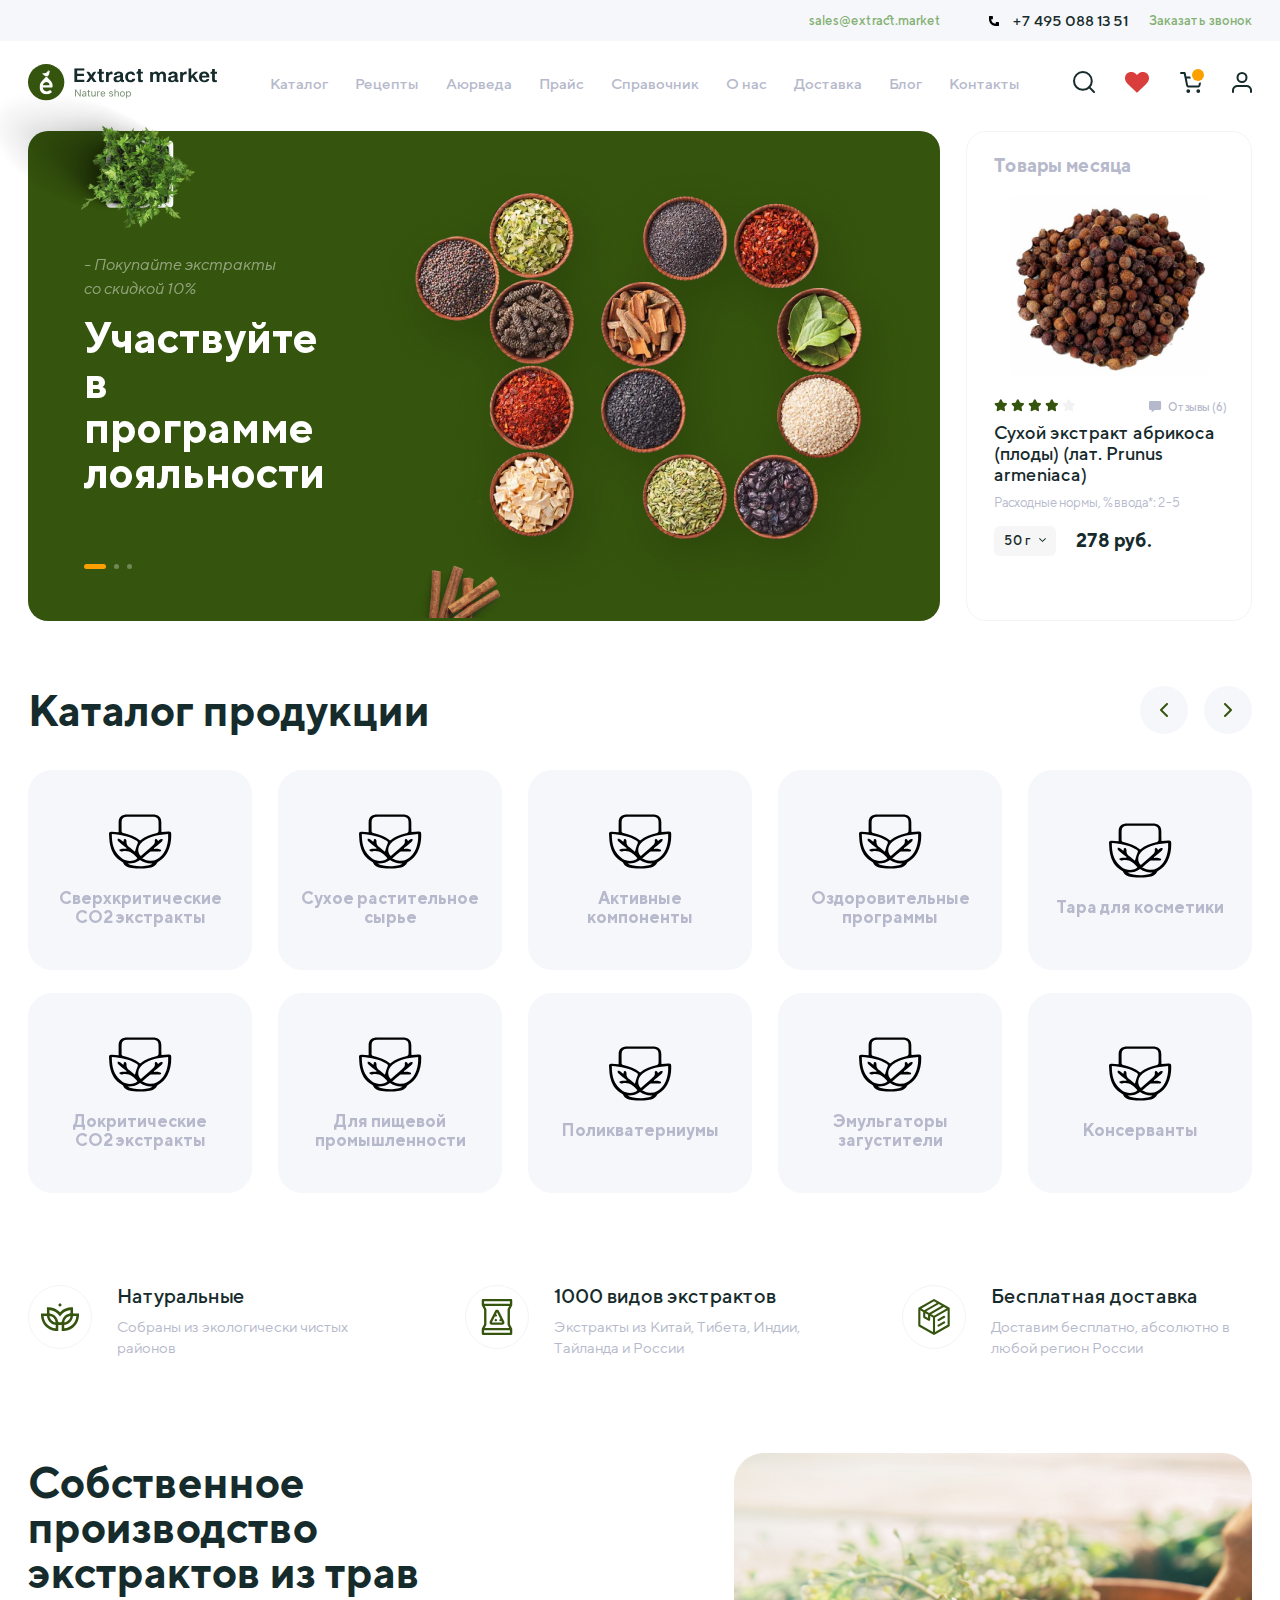
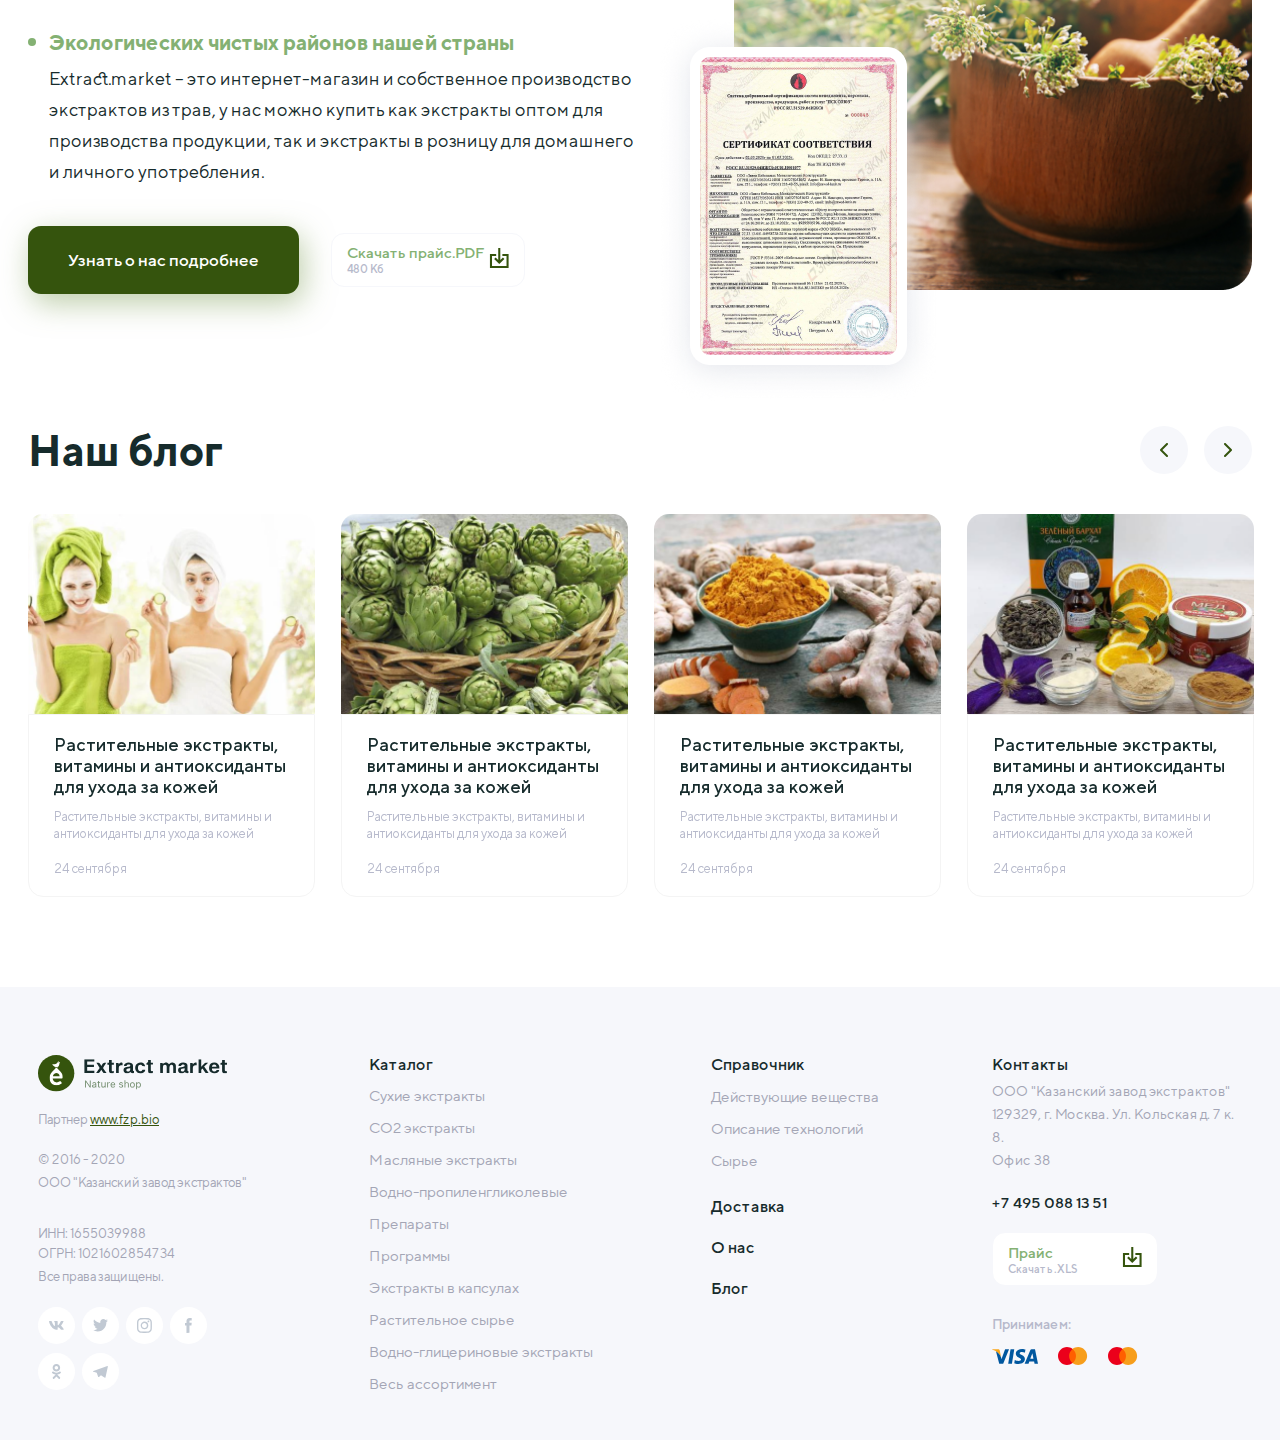
<file: index.html>
﻿<!DOCTYPE html>
<html lang="en">

<head>
    <meta charset="UTF-8">
    <meta name="viewport" content="width=device-width, initial-scale=1.0">
    <link rel="preconnect" href="https://fonts.gstatic.com">
    <link
        href="https://fonts.googleapis.com/css2?family=Montserrat:wght@100;200;300;400;500;600;700;800;900&display=swap"
        rel="stylesheet">
    <link rel="stylesheet" href="css/styles.css">
    <link rel="stylesheet" href="css/tt fonts/stylesheet.css">
    <title>Shop</title>
</head>

<body>
    <div class="big_wrapper">
        <div class="preheader">
            <div class="wrapper">
                <div class="contuct_block">
                    <div class="mail"><a href="#">sales@extract.market</a></div>
                    <a href="#" class="number">
                        <div class="icon">
                            <svg width="10" height="10" viewBox="0 0 10 10" fill="none"
                                xmlns="http://www.w3.org/2000/svg">
                                <path
                                    d="M0 3.33333V0.555556C0 0.248752 0.248735 0 0.555556 0H3.33333C3.64015 0 3.88889 0.248752 3.88889 0.555556V2.77778C3.88889 3.08458 3.64015 3.33333 3.33333 3.33333H2.22222C2.22222 5.7879 4.21207 7.77778 6.66667 7.77778V6.66667C6.66667 6.35986 6.9154 6.11111 7.22222 6.11111H9.44444C9.75127 6.11111 10 6.35986 10 6.66667V9.44444C10 9.75125 9.75127 10 9.44444 10H6.66667C2.98477 10 0 7.01525 0 3.33333Z"
                                    fill="black" />
                            </svg>
                        </div>
                        <div class="text">+7 495 088 13 51</div>
                    </a>
                    <div class="order_btn">Заказать звонок</div>
                </div>
            </div>
        </div>
        <div class="header">
            <div class="header_menu">
                <div class="wrapper">
                    <a href="#" class="logo_part"><img src="img/logo.svg" alt=""></a>
                    <div class="menu">
                        <div class="menu_item _hover">
                            <div class="menu_hover">Каталог</div>
                            <div class="menu_body">
                                <div class="wrapper">
                                    <div class="block_title">Каталог товаров</div>
                                    <div class="menu_content_box">
                                        <div class="column">
                                            <div class="catalog_item"><a href="#">СК CO2 экстракты</a></div>
                                            <div class="catalog_item"><a href="#">ДК СО2 экстракты</a></div>
                                            <div class="catalog_item"><a href="#">Сухие экстракты</a></div>
                                            <div class="catalog_item"><a href="#">Экстракты в капсулах</a></div>
                                            <div class="catalog_item"><a href="#">Водно-пропиленгликолиевые</a></div>
                                            <div class="catalog_item"><a href="#">Водно-глицериновые экстракты</a></div>
                                            <div class="catalog_item"><a href="#">Масляные экстракты</a></div>
                                            <div class="catalog_item"><a href="#">Тара для косметики</a></div>
                                            <div class="catalog_item"><a href="#">Активные компоненты</a></div>
                                        </div>
                                        <div class="column">
                                            <div class="catalog_item"><a href="#">Сухое сырье</a></div>
                                            <div class="catalog_item"><a href="#">Воски</a></div>
                                            <div class="catalog_item"><a href="#">Жирные масла</a></div>
                                            <div class="catalog_item"><a href="#">Эфирные масла</a></div>
                                            <div class="catalog_item"><a href="#">Гидролизы</a></div>
                                            <div class="catalog_item"><a href="#">Фруктовые пудры</a></div>
                                            <div class="catalog_item"><a href="#">Порошки абразивы</a></div>
                                            <div class="catalog_item"><a href="#">Отдушки</a></div>
                                            <div class="catalog_item"><a href="#">Глины</a></div>
                                        </div>
                                        <div class="column">
                                            <div class="catalog_item"><a href="#">Кислоты и щелочи</a></div>
                                            <div class="catalog_item"><a href="#">Витамины</a></div>
                                            <div class="catalog_item"><a href="#">Для косметологии и фармацевтики</a>
                                            </div>
                                            <div class="catalog_item"><a href="#">Спа</a></div>
                                            <div class="catalog_item"><a href="#">Павы</a></div>
                                            <div class="catalog_item"><a href="#">Консерванты</a></div>
                                            <div class="catalog_item"><a href="#">Эмульгаторы загустители</a></div>
                                            <div class="catalog_item"><a href="#">Поликватерниумы</a></div>
                                            <div class="catalog_item"><a href="#">Для пищевой промышленности</a></div>

                                        </div>
                                        <div class="good_item">
                                            <div class="good_header">Самый продаваемый товар</div>
                                            <div class="good_pic"><img src="img/good_pic_1.png" alt=""></div>
                                            <div class="not_pic">
                                                <div class="good_feedback">
                                                    <div class="rait">
                                                        <div class="star">
                                                            <svg width="13" height="13" viewBox="0 0 13 13" fill="none"
                                                                xmlns="http://www.w3.org/2000/svg">
                                                                <path
                                                                    d="M11.0084 11.0013C11.149 11.8184 10.2911 12.4418 9.55733 12.0558L7.29433 10.8653C7.00288 10.712 6.65463 10.712 6.36318 10.8653L4.09913 12.0563C3.3655 12.4423 2.50782 11.8193 2.64794 11.0023L3.08065 8.47924C3.13635 8.15448 3.02849 7.82313 2.7923 7.59339L0.954515 5.80577C0.360013 5.22749 0.687303 4.21852 1.50805 4.09933L4.03711 3.73204C4.36504 3.68441 4.64808 3.47743 4.79288 3.17937L5.92361 0.851659C6.2883 0.100922 7.3579 0.100922 7.72259 0.851659L8.85333 3.17937C8.99812 3.47743 9.28116 3.68441 9.6091 3.73204L12.1412 4.09977C12.9614 4.21889 13.289 5.22676 12.6956 5.80537L10.862 7.59326C10.6263 7.82311 10.5188 8.15426 10.5746 8.47873L11.0084 11.0013Z"
                                                                    fill="#F2F2F2" />
                                                            </svg>
                                                        </div>
                                                        <div class="star">
                                                            <svg width="13" height="13" viewBox="0 0 13 13" fill="none"
                                                                xmlns="http://www.w3.org/2000/svg">
                                                                <path
                                                                    d="M11.0084 11.0013C11.149 11.8184 10.2911 12.4418 9.55733 12.0558L7.29433 10.8653C7.00288 10.712 6.65463 10.712 6.36318 10.8653L4.09913 12.0563C3.3655 12.4423 2.50782 11.8193 2.64794 11.0023L3.08065 8.47924C3.13635 8.15448 3.02849 7.82313 2.7923 7.59339L0.954515 5.80577C0.360013 5.22749 0.687303 4.21852 1.50805 4.09933L4.03711 3.73204C4.36504 3.68441 4.64808 3.47743 4.79288 3.17937L5.92361 0.851659C6.2883 0.100922 7.3579 0.100922 7.72259 0.851659L8.85333 3.17937C8.99812 3.47743 9.28116 3.68441 9.6091 3.73204L12.1412 4.09977C12.9614 4.21889 13.289 5.22676 12.6956 5.80537L10.862 7.59326C10.6263 7.82311 10.5188 8.15426 10.5746 8.47873L11.0084 11.0013Z"
                                                                    fill="#F2F2F2" />
                                                            </svg>
                                                        </div>
                                                        <div class="star">
                                                            <svg width="13" height="13" viewBox="0 0 13 13" fill="none"
                                                                xmlns="http://www.w3.org/2000/svg">
                                                                <path
                                                                    d="M11.0084 11.0013C11.149 11.8184 10.2911 12.4418 9.55733 12.0558L7.29433 10.8653C7.00288 10.712 6.65463 10.712 6.36318 10.8653L4.09913 12.0563C3.3655 12.4423 2.50782 11.8193 2.64794 11.0023L3.08065 8.47924C3.13635 8.15448 3.02849 7.82313 2.7923 7.59339L0.954515 5.80577C0.360013 5.22749 0.687303 4.21852 1.50805 4.09933L4.03711 3.73204C4.36504 3.68441 4.64808 3.47743 4.79288 3.17937L5.92361 0.851659C6.2883 0.100922 7.3579 0.100922 7.72259 0.851659L8.85333 3.17937C8.99812 3.47743 9.28116 3.68441 9.6091 3.73204L12.1412 4.09977C12.9614 4.21889 13.289 5.22676 12.6956 5.80537L10.862 7.59326C10.6263 7.82311 10.5188 8.15426 10.5746 8.47873L11.0084 11.0013Z"
                                                                    fill="#F2F2F2" />
                                                            </svg>
                                                        </div>
                                                        <div class="star">
                                                            <svg width="13" height="13" viewBox="0 0 13 13" fill="none"
                                                                xmlns="http://www.w3.org/2000/svg">
                                                                <path
                                                                    d="M11.0084 11.0013C11.149 11.8184 10.2911 12.4418 9.55733 12.0558L7.29433 10.8653C7.00288 10.712 6.65463 10.712 6.36318 10.8653L4.09913 12.0563C3.3655 12.4423 2.50782 11.8193 2.64794 11.0023L3.08065 8.47924C3.13635 8.15448 3.02849 7.82313 2.7923 7.59339L0.954515 5.80577C0.360013 5.22749 0.687303 4.21852 1.50805 4.09933L4.03711 3.73204C4.36504 3.68441 4.64808 3.47743 4.79288 3.17937L5.92361 0.851659C6.2883 0.100922 7.3579 0.100922 7.72259 0.851659L8.85333 3.17937C8.99812 3.47743 9.28116 3.68441 9.6091 3.73204L12.1412 4.09977C12.9614 4.21889 13.289 5.22676 12.6956 5.80537L10.862 7.59326C10.6263 7.82311 10.5188 8.15426 10.5746 8.47873L11.0084 11.0013Z"
                                                                    fill="#F2F2F2" />
                                                            </svg>
                                                        </div>
                                                        <div class="star">
                                                            <svg width="13" height="13" viewBox="0 0 13 13" fill="none"
                                                                xmlns="http://www.w3.org/2000/svg">
                                                                <path
                                                                    d="M11.0084 11.0013C11.149 11.8184 10.2911 12.4418 9.55733 12.0558L7.29433 10.8653C7.00288 10.712 6.65463 10.712 6.36318 10.8653L4.09913 12.0563C3.3655 12.4423 2.50782 11.8193 2.64794 11.0023L3.08065 8.47924C3.13635 8.15448 3.02849 7.82313 2.7923 7.59339L0.954515 5.80577C0.360013 5.22749 0.687303 4.21852 1.50805 4.09933L4.03711 3.73204C4.36504 3.68441 4.64808 3.47743 4.79288 3.17937L5.92361 0.851659C6.2883 0.100922 7.3579 0.100922 7.72259 0.851659L8.85333 3.17937C8.99812 3.47743 9.28116 3.68441 9.6091 3.73204L12.1412 4.09977C12.9614 4.21889 13.289 5.22676 12.6956 5.80537L10.862 7.59326C10.6263 7.82311 10.5188 8.15426 10.5746 8.47873L11.0084 11.0013Z"
                                                                    fill="#F2F2F2" />
                                                            </svg>
                                                        </div>
                                                    </div>
                                                    <div class="comment">
                                                        <div class="icon">
                                                            <svg width="13" height="11" viewBox="0 0 13 11" fill="none"
                                                                xmlns="http://www.w3.org/2000/svg">
                                                                <path
                                                                    d="M10.8547 0H1.24525C0.557518 0 0 0.542532 0 1.21178V7.67461C0 8.34386 0.557518 8.88639 1.24525 8.88639H2.71881L2.49301 10.5517C2.46784 10.7735 2.63215 10.9731 2.86002 10.9976C2.97769 11.0102 3.0953 10.9733 3.1833 10.8963L5.83236 8.88639H10.8547C11.5425 8.88639 12.1 8.34386 12.1 7.67461V1.21178C12.1 0.542532 11.5425 0 10.8547 0Z"
                                                                    fill="#B6B9CB" />
                                                            </svg>
                                                        </div>
                                                        <div class="text"><span>Отзывы </span>(6)</div>
                                                    </div>
                                                </div>
                                                <a href="#" class="good_title">Сухой экстракт абрикоса (плоды) (лат.
                                                    Prunus
                                                    armeniaca)</a>
                                                <div class="good_desc">Расходные нормы, % ввода*: 2-5</div>
                                                <div class="good_footer">

                                                    <div class="drop_price">278 руб.</div>
                                                </div>
                                            </div>
                                            <div class="add_cart">
                                                <div class="icon">
                                                    <svg width="22" height="21" viewBox="0 0 22 21" fill="none"
                                                        xmlns="http://www.w3.org/2000/svg">
                                                        <path
                                                            d="M8.27262 20C8.77469 20 9.18171 19.5949 9.18171 19.0952C9.18171 18.5955 8.77469 18.1904 8.27262 18.1904C7.77054 18.1904 7.36353 18.5955 7.36353 19.0952C7.36353 19.5949 7.77054 20 8.27262 20Z"
                                                            fill="white" stroke="white" stroke-width="2"
                                                            stroke-linecap="round" stroke-linejoin="round" />
                                                        <path
                                                            d="M18.2726 20C18.7747 20 19.1817 19.5949 19.1817 19.0952C19.1817 18.5955 18.7747 18.1904 18.2726 18.1904C17.7705 18.1904 17.3635 18.5955 17.3635 19.0952C17.3635 19.5949 17.7705 20 18.2726 20Z"
                                                            fill="white" stroke="white" stroke-width="2"
                                                            stroke-linecap="round" stroke-linejoin="round" />
                                                        <path
                                                            d="M1 1H4.63636L7.07273 13.1148C7.15586 13.5313 7.38355 13.9055 7.71595 14.1718C8.04835 14.4381 8.46427 14.5796 8.89091 14.5714H17.7273C18.1539 14.5796 18.5698 14.4381 18.9022 14.1718C19.2346 13.9055 19.4623 13.5313 19.5455 13.1148L21 5.52381H5.54545"
                                                            stroke="white" stroke-width="2" stroke-linecap="round"
                                                            stroke-linejoin="round" />
                                                    </svg>
                                                </div>
                                            </div>

                                        </div>
                                    </div>
                                </div>
                            </div>
                        </div>
                        <div class="menu_item"><a href="#">Рецепты</a></div>
                        <div class="menu_item"><a href="#">Аюрведа</a></div>
                        <div class="menu_item"><a href="#">Прайс</a></div>
                        <div class="menu_item"><a href="#">Справочник</a></div>
                        <div class="menu_item"><a href="#">О нас</a></div>
                        <div class="menu_item"><a href="#">Доставка</a></div>
                        <div class="menu_item"><a href="#">Блог</a></div>
                        <div class="menu_item"><a href="#">Контакты</a></div>
                    </div>
                    <div class="controls_part">
                        <div class="mobile_phone">
                            <svg width="13" height="13" viewBox="0 0 13 13" fill="none"
                                xmlns="http://www.w3.org/2000/svg">
                                <path
                                    d="M0 4.33333V0.722222C0 0.323378 0.323356 0 0.722222 0H4.33333C4.7322 0 5.05556 0.323378 5.05556 0.722222V3.61111C5.05556 4.00996 4.7322 4.33333 4.33333 4.33333H2.88889C2.88889 7.52426 5.47569 10.1111 8.66667 10.1111V8.66667C8.66667 8.26782 8.99002 7.94444 9.38889 7.94444H12.2778C12.6766 7.94444 13 8.26782 13 8.66667V12.2778C13 12.6766 12.6766 13 12.2778 13H8.66667C3.8802 13 0 9.11982 0 4.33333Z"
                                    fill="white" />
                            </svg>
                        </div>
                        <div class="search_block">
                            <div class="search"><img src="img/Search.svg" alt=""></div>
                        </div>
                        <div class="liked">
                            <svg width="24" height="21" viewBox="0 0 24 21" fill="none"
                                xmlns="http://www.w3.org/2000/svg">
                                <path
                                    d="M22.2991 1.66078C21.1651 0.553436 19.5983 0 17.5981 0C17.0446 0 16.4796 0.0959764 15.9039 0.287836C15.3279 0.479836 14.792 0.738869 14.2969 1.06475C13.8012 1.39053 13.3752 1.69648 13.0178 1.98211C12.6608 2.26783 12.3214 2.57148 12 2.89281C11.6785 2.57148 11.3392 2.26783 10.9822 1.98211C10.6249 1.69648 10.1987 1.39072 9.70306 1.06475C9.20751 0.738728 8.67176 0.479883 8.0959 0.287836C7.52009 0.0960233 6.95525 0 6.40172 0C4.40165 0 2.83478 0.553577 1.70089 1.66078C0.566993 2.76789 0 4.30351 0 6.26779C0 6.86603 0.105077 7.48223 0.314809 8.11593C0.52454 8.74986 0.763544 9.29012 1.03135 9.73646C1.29911 10.1828 1.60275 10.6182 1.94205 11.0423C2.28134 11.4664 2.52931 11.7586 2.68537 11.9194C2.84158 12.08 2.96439 12.1962 3.05366 12.2675L11.4107 20.33C11.5715 20.4909 11.7679 20.5713 12 20.5713C12.2321 20.5713 12.4286 20.4909 12.5893 20.3304L20.9331 12.2945C22.9778 10.25 24 8.24104 24 6.26779C24 4.30351 23.433 2.76789 22.2991 1.66078Z"
                                    fill="#D93D3C" />
                            </svg>
                        </div>
                        <div class="cart">
                            <img src="img/Cart.svg" alt="">
                            <svg width="22" height="21" viewBox="0 0 22 21" fill="none"
                                xmlns="http://www.w3.org/2000/svg">
                                <path
                                    d="M8.27262 20C8.77469 20 9.18171 19.5949 9.18171 19.0952C9.18171 18.5955 8.77469 18.1904 8.27262 18.1904C7.77054 18.1904 7.36353 18.5955 7.36353 19.0952C7.36353 19.5949 7.77054 20 8.27262 20Z"
                                    fill="white" stroke="white" stroke-width="2" stroke-linecap="round"
                                    stroke-linejoin="round" />
                                <path
                                    d="M18.2726 20C18.7747 20 19.1817 19.5949 19.1817 19.0952C19.1817 18.5955 18.7747 18.1904 18.2726 18.1904C17.7705 18.1904 17.3635 18.5955 17.3635 19.0952C17.3635 19.5949 17.7705 20 18.2726 20Z"
                                    fill="white" stroke="white" stroke-width="2" stroke-linecap="round"
                                    stroke-linejoin="round" />
                                <path
                                    d="M1 1H4.63636L7.07273 13.1148C7.15586 13.5313 7.38355 13.9055 7.71595 14.1718C8.04835 14.4381 8.46427 14.5796 8.89091 14.5714H17.7273C18.1539 14.5796 18.5698 14.4381 18.9022 14.1718C19.2346 13.9055 19.4623 13.5313 19.5455 13.1148L21 5.52381H5.54545"
                                    stroke="white" stroke-width="2" stroke-linecap="round" stroke-linejoin="round" />
                            </svg>
                        </div>
                        <div class="user">
                            <img src="img/user.svg" alt="">
                        </div>

                        <div class="burger">
                            <div class="burger_upper"></div>
                            <div class="burger_lower"></div>
                        </div>
                    </div>
                </div>
            </div>

        </div>
        <div class="main_screen">
            <div class="wrapper">
                <div class="left_part">
                    <div class="slider_body main_slider">
                        <div class="slider_item">
                            <div class="slider_text">
                                <div class="pretitle">- Покупайте экстракты со скидкой 10%</div>
                                <div class="title">Участвуйте в программе лояльности</div>
                            </div>
                            <div class="slider_pic"><img src="img/10_years.png" alt=""></div>
                        </div>
                        <div class="slider_item">
                            <div class="slider_text">
                                <div class="pretitle">- Покупайте экстракты со скидкой 10%</div>
                                <div class="title">Участвуйте в программе лояльности</div>
                            </div>
                            <div class="slider_pic"><img src="img/10_years.png" alt=""></div>
                        </div>
                        <div class="slider_item">
                            <div class="slider_text">
                                <div class="pretitle">- Покупайте экстракты со скидкой 10%</div>
                                <div class="title">Участвуйте в программе лояльности</div>
                            </div>
                            <div class="slider_pic"><img src="img/10_years.png" alt=""></div>
                        </div>
                    </div>
                    <div class="slider_decor_1"><img src="img/slider_decor_1.png" alt=""></div>
                    <div class="slider_decor_2"><img src="img/slider_decor_2.png" alt=""></div>
                    <div class="slider_controls"></div>
                </div>
                <div class="right_part">
                    <div class="good_item">
                        <div class="good_header">Товары месяца</div>
                        <div class="good_pic"><img src="img/good_pic_1.png" alt=""></div>
                        <div class="good_feedback">
                            <div class="rait">
                                <div class="star">
                                    <svg width="13" height="13" viewBox="0 0 13 13" fill="none"
                                        xmlns="http://www.w3.org/2000/svg">
                                        <path
                                            d="M11.0084 11.0013C11.149 11.8184 10.2911 12.4418 9.55733 12.0558L7.29433 10.8653C7.00288 10.712 6.65463 10.712 6.36318 10.8653L4.09913 12.0563C3.3655 12.4423 2.50782 11.8193 2.64794 11.0023L3.08065 8.47924C3.13635 8.15448 3.02849 7.82313 2.7923 7.59339L0.954515 5.80577C0.360013 5.22749 0.687303 4.21852 1.50805 4.09933L4.03711 3.73204C4.36504 3.68441 4.64808 3.47743 4.79288 3.17937L5.92361 0.851659C6.2883 0.100922 7.3579 0.100922 7.72259 0.851659L8.85333 3.17937C8.99812 3.47743 9.28116 3.68441 9.6091 3.73204L12.1412 4.09977C12.9614 4.21889 13.289 5.22676 12.6956 5.80537L10.862 7.59326C10.6263 7.82311 10.5188 8.15426 10.5746 8.47873L11.0084 11.0013Z"
                                            fill="#F2F2F2" />
                                    </svg>
                                </div>
                                <div class="star">
                                    <svg width="13" height="13" viewBox="0 0 13 13" fill="none"
                                        xmlns="http://www.w3.org/2000/svg">
                                        <path
                                            d="M11.0084 11.0013C11.149 11.8184 10.2911 12.4418 9.55733 12.0558L7.29433 10.8653C7.00288 10.712 6.65463 10.712 6.36318 10.8653L4.09913 12.0563C3.3655 12.4423 2.50782 11.8193 2.64794 11.0023L3.08065 8.47924C3.13635 8.15448 3.02849 7.82313 2.7923 7.59339L0.954515 5.80577C0.360013 5.22749 0.687303 4.21852 1.50805 4.09933L4.03711 3.73204C4.36504 3.68441 4.64808 3.47743 4.79288 3.17937L5.92361 0.851659C6.2883 0.100922 7.3579 0.100922 7.72259 0.851659L8.85333 3.17937C8.99812 3.47743 9.28116 3.68441 9.6091 3.73204L12.1412 4.09977C12.9614 4.21889 13.289 5.22676 12.6956 5.80537L10.862 7.59326C10.6263 7.82311 10.5188 8.15426 10.5746 8.47873L11.0084 11.0013Z"
                                            fill="#F2F2F2" />
                                    </svg>
                                </div>
                                <div class="star">
                                    <svg width="13" height="13" viewBox="0 0 13 13" fill="none"
                                        xmlns="http://www.w3.org/2000/svg">
                                        <path
                                            d="M11.0084 11.0013C11.149 11.8184 10.2911 12.4418 9.55733 12.0558L7.29433 10.8653C7.00288 10.712 6.65463 10.712 6.36318 10.8653L4.09913 12.0563C3.3655 12.4423 2.50782 11.8193 2.64794 11.0023L3.08065 8.47924C3.13635 8.15448 3.02849 7.82313 2.7923 7.59339L0.954515 5.80577C0.360013 5.22749 0.687303 4.21852 1.50805 4.09933L4.03711 3.73204C4.36504 3.68441 4.64808 3.47743 4.79288 3.17937L5.92361 0.851659C6.2883 0.100922 7.3579 0.100922 7.72259 0.851659L8.85333 3.17937C8.99812 3.47743 9.28116 3.68441 9.6091 3.73204L12.1412 4.09977C12.9614 4.21889 13.289 5.22676 12.6956 5.80537L10.862 7.59326C10.6263 7.82311 10.5188 8.15426 10.5746 8.47873L11.0084 11.0013Z"
                                            fill="#F2F2F2" />
                                    </svg>
                                </div>
                                <div class="star">
                                    <svg width="13" height="13" viewBox="0 0 13 13" fill="none"
                                        xmlns="http://www.w3.org/2000/svg">
                                        <path
                                            d="M11.0084 11.0013C11.149 11.8184 10.2911 12.4418 9.55733 12.0558L7.29433 10.8653C7.00288 10.712 6.65463 10.712 6.36318 10.8653L4.09913 12.0563C3.3655 12.4423 2.50782 11.8193 2.64794 11.0023L3.08065 8.47924C3.13635 8.15448 3.02849 7.82313 2.7923 7.59339L0.954515 5.80577C0.360013 5.22749 0.687303 4.21852 1.50805 4.09933L4.03711 3.73204C4.36504 3.68441 4.64808 3.47743 4.79288 3.17937L5.92361 0.851659C6.2883 0.100922 7.3579 0.100922 7.72259 0.851659L8.85333 3.17937C8.99812 3.47743 9.28116 3.68441 9.6091 3.73204L12.1412 4.09977C12.9614 4.21889 13.289 5.22676 12.6956 5.80537L10.862 7.59326C10.6263 7.82311 10.5188 8.15426 10.5746 8.47873L11.0084 11.0013Z"
                                            fill="#F2F2F2" />
                                    </svg>
                                </div>
                                <div class="star">
                                    <svg width="13" height="13" viewBox="0 0 13 13" fill="none"
                                        xmlns="http://www.w3.org/2000/svg">
                                        <path
                                            d="M11.0084 11.0013C11.149 11.8184 10.2911 12.4418 9.55733 12.0558L7.29433 10.8653C7.00288 10.712 6.65463 10.712 6.36318 10.8653L4.09913 12.0563C3.3655 12.4423 2.50782 11.8193 2.64794 11.0023L3.08065 8.47924C3.13635 8.15448 3.02849 7.82313 2.7923 7.59339L0.954515 5.80577C0.360013 5.22749 0.687303 4.21852 1.50805 4.09933L4.03711 3.73204C4.36504 3.68441 4.64808 3.47743 4.79288 3.17937L5.92361 0.851659C6.2883 0.100922 7.3579 0.100922 7.72259 0.851659L8.85333 3.17937C8.99812 3.47743 9.28116 3.68441 9.6091 3.73204L12.1412 4.09977C12.9614 4.21889 13.289 5.22676 12.6956 5.80537L10.862 7.59326C10.6263 7.82311 10.5188 8.15426 10.5746 8.47873L11.0084 11.0013Z"
                                            fill="#F2F2F2" />
                                    </svg>
                                </div>
                            </div>
                            <div class="comment">
                                <div class="icon">
                                    <svg width="13" height="11" viewBox="0 0 13 11" fill="none"
                                        xmlns="http://www.w3.org/2000/svg">
                                        <path
                                            d="M10.8547 0H1.24525C0.557518 0 0 0.542532 0 1.21178V7.67461C0 8.34386 0.557518 8.88639 1.24525 8.88639H2.71881L2.49301 10.5517C2.46784 10.7735 2.63215 10.9731 2.86002 10.9976C2.97769 11.0102 3.0953 10.9733 3.1833 10.8963L5.83236 8.88639H10.8547C11.5425 8.88639 12.1 8.34386 12.1 7.67461V1.21178C12.1 0.542532 11.5425 0 10.8547 0Z"
                                            fill="#B6B9CB" />
                                    </svg>
                                </div>
                                <div class="text">Отзывы (6)</div>
                            </div>
                        </div>
                        <div class="good_title">Сухой экстракт абрикоса (плоды) (лат. Prunus armeniaca)</div>
                        <div class="good_desc">Расходные нормы, % ввода*: 2-5</div>
                        <div class="good_footer">
                            <div class="drop_down_list">
                                <div class="drop_down_item _title">
                                    <div class="drop_down_text">50 г</div>
                                    <div class="drop_down_arrow">
                                        <svg width="7" height="4" viewBox="0 0 7 4" fill="none"
                                            xmlns="http://www.w3.org/2000/svg">
                                            <path
                                                d="M0.700001 0L0 0.666664L3.5 4L7 0.666678L6.3 1.37117e-05L3.50001 2.66666L0.700001 0Z"
                                                fill="#162B2C" />
                                        </svg>
                                    </div>
                                </div>
                                <div class="drop_down_body">
                                    <div class="drop_down_item">50 г</div>
                                    <div class="drop_down_item">150 г</div>
                                    <div class="drop_down_item">250 г</div>
                                </div>
                            </div>
                            <div class="drop_price">278 руб.</div>
                        </div>
                    </div>
                </div>
            </div>
        </div>
        <div class="catalog">
            <div class="wrapper">
                <div class="block_header">
                    <div class="block_title">Каталог продукции</div>
                    <div class="slider_catalog_controls">
                        <div class="cat_slider_prev">
                            <svg width="8" height="14" viewBox="0 0 8 14" fill="none"
                                xmlns="http://www.w3.org/2000/svg">
                                <path fill-rule="evenodd" clip-rule="evenodd"
                                    d="M7.70711 0.292893C8.09763 0.683417 8.09763 1.31658 7.70711 1.70711L2.41421 7L7.70711 12.2929C8.09763 12.6834 8.09763 13.3166 7.70711 13.7071C7.31658 14.0976 6.68342 14.0976 6.29289 13.7071L0.292893 7.70711C-0.0976311 7.31658 -0.0976311 6.68342 0.292893 6.29289L6.29289 0.292893C6.68342 -0.0976311 7.31658 -0.0976311 7.70711 0.292893Z"
                                    fill="#35540D" />
                            </svg>
                        </div>
                        <div class="cat_slider_next">
                            <svg width="8" height="14" viewBox="0 0 8 14" fill="none"
                                xmlns="http://www.w3.org/2000/svg">
                                <path fill-rule="evenodd" clip-rule="evenodd"
                                    d="M0.292893 0.292893C-0.0976315 0.683417 -0.0976315 1.31658 0.292893 1.70711L5.58579 7L0.292893 12.2929C-0.0976315 12.6834 -0.0976315 13.3166 0.292893 13.7071C0.683417 14.0976 1.31658 14.0976 1.70711 13.7071L7.70711 7.70711C8.09763 7.31658 8.09763 6.68342 7.70711 6.29289L1.70711 0.292893C1.31658 -0.0976311 0.683417 -0.0976311 0.292893 0.292893Z"
                                    fill="#35540D" />
                            </svg>
                        </div>
                    </div>
                </div>
                <div class="catalog_slider">
                    <div class="catalog_slider_body">

                        <a href="#" class="catalog_item">
                            <div class="icon">
                                <svg width="63" height="55" viewBox="0 0 63 55" fill="none"
                                    xmlns="http://www.w3.org/2000/svg">
                                    <path
                                        d="M9.62713 18.1891C9.62713 14.7282 9.62713 11.6135 9.62713 8.41215C9.62713 2.96128 12.5271 0.452148 18.7271 0.452148C26.9271 0.452148 35.2271 0.452148 43.4271 0.452148C49.3271 0.452148 52.3271 3.0478 52.3271 8.15258C52.3271 11.2674 52.3271 14.2956 52.4271 17.4104C52.4271 17.5835 52.5271 17.67 52.7271 18.1026C54.9271 17.9295 57.2271 17.843 59.4271 17.5835C61.5271 17.4104 62.1271 18.1026 62.2271 19.9195C62.4271 26.4952 61.5271 32.8113 58.2271 38.8678C56.2271 42.5017 53.4271 45.6165 49.3271 47.693C48.8271 47.9526 48.3271 48.2987 48.1271 48.7313C46.1271 52.8843 41.7271 53.9226 37.3271 54.2687C32.4271 54.6148 27.5271 54.4417 22.6271 53.9226C18.9271 53.5765 15.5271 52.1922 14.1271 48.7313C14.0271 48.4717 13.6271 48.1256 13.3271 47.9526C5.62711 43.9726 2.52712 37.57 1.02712 30.4752C0.327124 27.1008 0.327124 23.64 0.0271244 20.1791C-0.172876 18.3622 0.727118 17.4969 2.92712 17.7565C4.92712 17.843 7.02713 17.9295 9.62713 18.1891ZM31.1271 26.4087C36.0271 22.3421 41.8271 20.4387 48.0271 18.9678C48.6271 18.7948 49.4271 17.843 49.5271 17.2374C49.6271 14.1226 49.6271 10.9213 49.5271 7.71997C49.4271 4.43214 47.6271 2.87476 43.7271 2.87476C35.2271 2.87476 26.7271 2.87476 18.3271 2.87476C14.5271 2.87476 12.6271 4.43214 12.6271 7.71997C12.5271 10.8348 12.6271 13.863 12.6271 16.9778C12.6271 18.1891 13.0271 18.7082 14.4271 19.0543C20.4271 20.3521 26.1271 22.4287 31.1271 26.4087ZM44.8271 34.3687C44.9271 34.5417 45.0271 34.7148 45.1271 34.8878C46.6271 34.8878 48.1271 34.7148 49.5271 34.9743C50.5271 35.1474 52.1271 35.6665 52.1271 36.0991C52.2271 37.743 50.6271 37.3969 49.4271 37.3969C47.2271 37.4835 45.1271 37.3969 42.9271 37.4835C42.2271 37.4835 41.3271 37.57 40.8271 37.9161C38.3271 39.9061 36.0271 42.0691 33.1271 44.4917C35.3271 45.2704 37.0271 46.2222 38.9271 46.5682C44.9271 47.6065 49.4271 45.3569 52.9271 41.2904C57.1271 36.3587 58.6271 30.6482 59.1271 24.6782C59.2271 23.2074 59.1271 21.7365 59.1271 20.0926C53.1271 20.4387 47.6271 21.3904 42.3271 23.1208C38.1271 24.5917 34.2271 26.4952 31.5271 29.783C28.4271 33.59 28.4271 39.1274 31.8271 42.0691C34.9271 39.3869 37.9271 36.6182 41.0271 33.9361C43.5271 31.773 46.6271 29.9561 45.7271 26.2356C45.6271 25.8895 46.5271 25.2839 46.9271 24.8513C47.4271 25.1974 48.0271 25.5435 48.5271 25.9761C48.7271 26.1491 48.7271 26.5817 48.9271 27.1874C49.9271 26.4087 50.6271 25.63 51.4271 25.1974C52.0271 24.8513 52.8271 25.0243 53.6271 24.9378C53.5271 25.63 53.6271 26.4087 53.3271 27.0143C53.0271 27.5334 52.3271 27.9661 51.8271 28.3987C49.5271 30.3887 47.1271 32.3787 44.8271 34.3687ZM2.82711 20.0926C2.82711 26.7548 3.62711 32.9843 7.32711 38.6082C8.82711 40.9443 11.0271 43.1074 13.4271 44.7513C18.2271 48.0391 25.6271 47.2604 28.4271 44.1456C24.5271 39.9061 20.5271 35.9261 13.2271 37.3969C12.8271 37.4835 12.3271 37.57 12.0271 37.3969C11.2271 37.0508 10.6271 36.5317 9.92712 36.0126C10.6271 35.6665 11.3271 34.9743 12.0271 34.8878C13.7271 34.7148 15.5271 34.8013 17.3271 34.8013C17.4271 34.5417 17.5271 34.3687 17.6271 34.1091C14.7271 31.773 11.8271 29.4369 9.02712 26.9278C8.52712 26.4952 8.72713 25.5434 8.62713 24.8513C9.42713 24.9378 10.4271 24.8513 11.0271 25.1974C12.2271 25.8895 13.1271 26.9278 14.2271 27.793C14.4271 27.4469 14.5271 27.2739 14.6271 27.1874C14.8271 26.1491 14.4271 24.6782 16.3271 24.9378C16.8271 25.0243 17.6271 26.4952 17.5271 27.2739C17.1271 30.0426 18.4271 31.8595 20.8271 33.59C22.7271 34.9743 24.4271 36.5317 25.9271 37.8295C26.8271 35.0608 27.3271 32.3787 28.5271 29.8695C29.2271 28.3987 28.9271 27.7065 27.6271 26.8413C20.2271 22.1691 11.8271 20.9578 2.82711 20.0926ZM18.5271 49.4235C23.9271 53.0574 39.1271 53.0574 43.4271 49.4235C38.6271 49.7695 34.6271 48.4717 31.0271 45.9626C27.4271 48.5582 23.4271 49.683 18.5271 49.4235Z"
                                        fill="black" />
                                </svg>
                            </div>
                            <div class="name">Сверхкритические CO2 экстракты</div>
                        </a>
                        <a href="#" class="catalog_item">
                            <div class="icon">
                                <svg width="63" height="55" viewBox="0 0 63 55" fill="none"
                                    xmlns="http://www.w3.org/2000/svg">
                                    <path
                                        d="M9.62713 18.1891C9.62713 14.7282 9.62713 11.6135 9.62713 8.41215C9.62713 2.96128 12.5271 0.452148 18.7271 0.452148C26.9271 0.452148 35.2271 0.452148 43.4271 0.452148C49.3271 0.452148 52.3271 3.0478 52.3271 8.15258C52.3271 11.2674 52.3271 14.2956 52.4271 17.4104C52.4271 17.5835 52.5271 17.67 52.7271 18.1026C54.9271 17.9295 57.2271 17.843 59.4271 17.5835C61.5271 17.4104 62.1271 18.1026 62.2271 19.9195C62.4271 26.4952 61.5271 32.8113 58.2271 38.8678C56.2271 42.5017 53.4271 45.6165 49.3271 47.693C48.8271 47.9526 48.3271 48.2987 48.1271 48.7313C46.1271 52.8843 41.7271 53.9226 37.3271 54.2687C32.4271 54.6148 27.5271 54.4417 22.6271 53.9226C18.9271 53.5765 15.5271 52.1922 14.1271 48.7313C14.0271 48.4717 13.6271 48.1256 13.3271 47.9526C5.62711 43.9726 2.52712 37.57 1.02712 30.4752C0.327124 27.1008 0.327124 23.64 0.0271244 20.1791C-0.172876 18.3622 0.727118 17.4969 2.92712 17.7565C4.92712 17.843 7.02713 17.9295 9.62713 18.1891ZM31.1271 26.4087C36.0271 22.3421 41.8271 20.4387 48.0271 18.9678C48.6271 18.7948 49.4271 17.843 49.5271 17.2374C49.6271 14.1226 49.6271 10.9213 49.5271 7.71997C49.4271 4.43214 47.6271 2.87476 43.7271 2.87476C35.2271 2.87476 26.7271 2.87476 18.3271 2.87476C14.5271 2.87476 12.6271 4.43214 12.6271 7.71997C12.5271 10.8348 12.6271 13.863 12.6271 16.9778C12.6271 18.1891 13.0271 18.7082 14.4271 19.0543C20.4271 20.3521 26.1271 22.4287 31.1271 26.4087ZM44.8271 34.3687C44.9271 34.5417 45.0271 34.7148 45.1271 34.8878C46.6271 34.8878 48.1271 34.7148 49.5271 34.9743C50.5271 35.1474 52.1271 35.6665 52.1271 36.0991C52.2271 37.743 50.6271 37.3969 49.4271 37.3969C47.2271 37.4835 45.1271 37.3969 42.9271 37.4835C42.2271 37.4835 41.3271 37.57 40.8271 37.9161C38.3271 39.9061 36.0271 42.0691 33.1271 44.4917C35.3271 45.2704 37.0271 46.2222 38.9271 46.5682C44.9271 47.6065 49.4271 45.3569 52.9271 41.2904C57.1271 36.3587 58.6271 30.6482 59.1271 24.6782C59.2271 23.2074 59.1271 21.7365 59.1271 20.0926C53.1271 20.4387 47.6271 21.3904 42.3271 23.1208C38.1271 24.5917 34.2271 26.4952 31.5271 29.783C28.4271 33.59 28.4271 39.1274 31.8271 42.0691C34.9271 39.3869 37.9271 36.6182 41.0271 33.9361C43.5271 31.773 46.6271 29.9561 45.7271 26.2356C45.6271 25.8895 46.5271 25.2839 46.9271 24.8513C47.4271 25.1974 48.0271 25.5435 48.5271 25.9761C48.7271 26.1491 48.7271 26.5817 48.9271 27.1874C49.9271 26.4087 50.6271 25.63 51.4271 25.1974C52.0271 24.8513 52.8271 25.0243 53.6271 24.9378C53.5271 25.63 53.6271 26.4087 53.3271 27.0143C53.0271 27.5334 52.3271 27.9661 51.8271 28.3987C49.5271 30.3887 47.1271 32.3787 44.8271 34.3687ZM2.82711 20.0926C2.82711 26.7548 3.62711 32.9843 7.32711 38.6082C8.82711 40.9443 11.0271 43.1074 13.4271 44.7513C18.2271 48.0391 25.6271 47.2604 28.4271 44.1456C24.5271 39.9061 20.5271 35.9261 13.2271 37.3969C12.8271 37.4835 12.3271 37.57 12.0271 37.3969C11.2271 37.0508 10.6271 36.5317 9.92712 36.0126C10.6271 35.6665 11.3271 34.9743 12.0271 34.8878C13.7271 34.7148 15.5271 34.8013 17.3271 34.8013C17.4271 34.5417 17.5271 34.3687 17.6271 34.1091C14.7271 31.773 11.8271 29.4369 9.02712 26.9278C8.52712 26.4952 8.72713 25.5434 8.62713 24.8513C9.42713 24.9378 10.4271 24.8513 11.0271 25.1974C12.2271 25.8895 13.1271 26.9278 14.2271 27.793C14.4271 27.4469 14.5271 27.2739 14.6271 27.1874C14.8271 26.1491 14.4271 24.6782 16.3271 24.9378C16.8271 25.0243 17.6271 26.4952 17.5271 27.2739C17.1271 30.0426 18.4271 31.8595 20.8271 33.59C22.7271 34.9743 24.4271 36.5317 25.9271 37.8295C26.8271 35.0608 27.3271 32.3787 28.5271 29.8695C29.2271 28.3987 28.9271 27.7065 27.6271 26.8413C20.2271 22.1691 11.8271 20.9578 2.82711 20.0926ZM18.5271 49.4235C23.9271 53.0574 39.1271 53.0574 43.4271 49.4235C38.6271 49.7695 34.6271 48.4717 31.0271 45.9626C27.4271 48.5582 23.4271 49.683 18.5271 49.4235Z"
                                        fill="black" />
                                </svg>
                            </div>
                            <div class="name">Сухое растительное сырье</div>
                        </a>
                        <a href="#" class="catalog_item">
                            <div class="icon">
                                <svg width="63" height="55" viewBox="0 0 63 55" fill="none"
                                    xmlns="http://www.w3.org/2000/svg">
                                    <path
                                        d="M9.62713 18.1891C9.62713 14.7282 9.62713 11.6135 9.62713 8.41215C9.62713 2.96128 12.5271 0.452148 18.7271 0.452148C26.9271 0.452148 35.2271 0.452148 43.4271 0.452148C49.3271 0.452148 52.3271 3.0478 52.3271 8.15258C52.3271 11.2674 52.3271 14.2956 52.4271 17.4104C52.4271 17.5835 52.5271 17.67 52.7271 18.1026C54.9271 17.9295 57.2271 17.843 59.4271 17.5835C61.5271 17.4104 62.1271 18.1026 62.2271 19.9195C62.4271 26.4952 61.5271 32.8113 58.2271 38.8678C56.2271 42.5017 53.4271 45.6165 49.3271 47.693C48.8271 47.9526 48.3271 48.2987 48.1271 48.7313C46.1271 52.8843 41.7271 53.9226 37.3271 54.2687C32.4271 54.6148 27.5271 54.4417 22.6271 53.9226C18.9271 53.5765 15.5271 52.1922 14.1271 48.7313C14.0271 48.4717 13.6271 48.1256 13.3271 47.9526C5.62711 43.9726 2.52712 37.57 1.02712 30.4752C0.327124 27.1008 0.327124 23.64 0.0271244 20.1791C-0.172876 18.3622 0.727118 17.4969 2.92712 17.7565C4.92712 17.843 7.02713 17.9295 9.62713 18.1891ZM31.1271 26.4087C36.0271 22.3421 41.8271 20.4387 48.0271 18.9678C48.6271 18.7948 49.4271 17.843 49.5271 17.2374C49.6271 14.1226 49.6271 10.9213 49.5271 7.71997C49.4271 4.43214 47.6271 2.87476 43.7271 2.87476C35.2271 2.87476 26.7271 2.87476 18.3271 2.87476C14.5271 2.87476 12.6271 4.43214 12.6271 7.71997C12.5271 10.8348 12.6271 13.863 12.6271 16.9778C12.6271 18.1891 13.0271 18.7082 14.4271 19.0543C20.4271 20.3521 26.1271 22.4287 31.1271 26.4087ZM44.8271 34.3687C44.9271 34.5417 45.0271 34.7148 45.1271 34.8878C46.6271 34.8878 48.1271 34.7148 49.5271 34.9743C50.5271 35.1474 52.1271 35.6665 52.1271 36.0991C52.2271 37.743 50.6271 37.3969 49.4271 37.3969C47.2271 37.4835 45.1271 37.3969 42.9271 37.4835C42.2271 37.4835 41.3271 37.57 40.8271 37.9161C38.3271 39.9061 36.0271 42.0691 33.1271 44.4917C35.3271 45.2704 37.0271 46.2222 38.9271 46.5682C44.9271 47.6065 49.4271 45.3569 52.9271 41.2904C57.1271 36.3587 58.6271 30.6482 59.1271 24.6782C59.2271 23.2074 59.1271 21.7365 59.1271 20.0926C53.1271 20.4387 47.6271 21.3904 42.3271 23.1208C38.1271 24.5917 34.2271 26.4952 31.5271 29.783C28.4271 33.59 28.4271 39.1274 31.8271 42.0691C34.9271 39.3869 37.9271 36.6182 41.0271 33.9361C43.5271 31.773 46.6271 29.9561 45.7271 26.2356C45.6271 25.8895 46.5271 25.2839 46.9271 24.8513C47.4271 25.1974 48.0271 25.5435 48.5271 25.9761C48.7271 26.1491 48.7271 26.5817 48.9271 27.1874C49.9271 26.4087 50.6271 25.63 51.4271 25.1974C52.0271 24.8513 52.8271 25.0243 53.6271 24.9378C53.5271 25.63 53.6271 26.4087 53.3271 27.0143C53.0271 27.5334 52.3271 27.9661 51.8271 28.3987C49.5271 30.3887 47.1271 32.3787 44.8271 34.3687ZM2.82711 20.0926C2.82711 26.7548 3.62711 32.9843 7.32711 38.6082C8.82711 40.9443 11.0271 43.1074 13.4271 44.7513C18.2271 48.0391 25.6271 47.2604 28.4271 44.1456C24.5271 39.9061 20.5271 35.9261 13.2271 37.3969C12.8271 37.4835 12.3271 37.57 12.0271 37.3969C11.2271 37.0508 10.6271 36.5317 9.92712 36.0126C10.6271 35.6665 11.3271 34.9743 12.0271 34.8878C13.7271 34.7148 15.5271 34.8013 17.3271 34.8013C17.4271 34.5417 17.5271 34.3687 17.6271 34.1091C14.7271 31.773 11.8271 29.4369 9.02712 26.9278C8.52712 26.4952 8.72713 25.5434 8.62713 24.8513C9.42713 24.9378 10.4271 24.8513 11.0271 25.1974C12.2271 25.8895 13.1271 26.9278 14.2271 27.793C14.4271 27.4469 14.5271 27.2739 14.6271 27.1874C14.8271 26.1491 14.4271 24.6782 16.3271 24.9378C16.8271 25.0243 17.6271 26.4952 17.5271 27.2739C17.1271 30.0426 18.4271 31.8595 20.8271 33.59C22.7271 34.9743 24.4271 36.5317 25.9271 37.8295C26.8271 35.0608 27.3271 32.3787 28.5271 29.8695C29.2271 28.3987 28.9271 27.7065 27.6271 26.8413C20.2271 22.1691 11.8271 20.9578 2.82711 20.0926ZM18.5271 49.4235C23.9271 53.0574 39.1271 53.0574 43.4271 49.4235C38.6271 49.7695 34.6271 48.4717 31.0271 45.9626C27.4271 48.5582 23.4271 49.683 18.5271 49.4235Z"
                                        fill="black" />
                                </svg>
                            </div>
                            <div class="name">Активные<br>компоненты</div>
                        </a>
                        <a href="#" class="catalog_item">
                            <div class="icon">
                                <svg width="63" height="55" viewBox="0 0 63 55" fill="none"
                                    xmlns="http://www.w3.org/2000/svg">
                                    <path
                                        d="M9.62713 18.1891C9.62713 14.7282 9.62713 11.6135 9.62713 8.41215C9.62713 2.96128 12.5271 0.452148 18.7271 0.452148C26.9271 0.452148 35.2271 0.452148 43.4271 0.452148C49.3271 0.452148 52.3271 3.0478 52.3271 8.15258C52.3271 11.2674 52.3271 14.2956 52.4271 17.4104C52.4271 17.5835 52.5271 17.67 52.7271 18.1026C54.9271 17.9295 57.2271 17.843 59.4271 17.5835C61.5271 17.4104 62.1271 18.1026 62.2271 19.9195C62.4271 26.4952 61.5271 32.8113 58.2271 38.8678C56.2271 42.5017 53.4271 45.6165 49.3271 47.693C48.8271 47.9526 48.3271 48.2987 48.1271 48.7313C46.1271 52.8843 41.7271 53.9226 37.3271 54.2687C32.4271 54.6148 27.5271 54.4417 22.6271 53.9226C18.9271 53.5765 15.5271 52.1922 14.1271 48.7313C14.0271 48.4717 13.6271 48.1256 13.3271 47.9526C5.62711 43.9726 2.52712 37.57 1.02712 30.4752C0.327124 27.1008 0.327124 23.64 0.0271244 20.1791C-0.172876 18.3622 0.727118 17.4969 2.92712 17.7565C4.92712 17.843 7.02713 17.9295 9.62713 18.1891ZM31.1271 26.4087C36.0271 22.3421 41.8271 20.4387 48.0271 18.9678C48.6271 18.7948 49.4271 17.843 49.5271 17.2374C49.6271 14.1226 49.6271 10.9213 49.5271 7.71997C49.4271 4.43214 47.6271 2.87476 43.7271 2.87476C35.2271 2.87476 26.7271 2.87476 18.3271 2.87476C14.5271 2.87476 12.6271 4.43214 12.6271 7.71997C12.5271 10.8348 12.6271 13.863 12.6271 16.9778C12.6271 18.1891 13.0271 18.7082 14.4271 19.0543C20.4271 20.3521 26.1271 22.4287 31.1271 26.4087ZM44.8271 34.3687C44.9271 34.5417 45.0271 34.7148 45.1271 34.8878C46.6271 34.8878 48.1271 34.7148 49.5271 34.9743C50.5271 35.1474 52.1271 35.6665 52.1271 36.0991C52.2271 37.743 50.6271 37.3969 49.4271 37.3969C47.2271 37.4835 45.1271 37.3969 42.9271 37.4835C42.2271 37.4835 41.3271 37.57 40.8271 37.9161C38.3271 39.9061 36.0271 42.0691 33.1271 44.4917C35.3271 45.2704 37.0271 46.2222 38.9271 46.5682C44.9271 47.6065 49.4271 45.3569 52.9271 41.2904C57.1271 36.3587 58.6271 30.6482 59.1271 24.6782C59.2271 23.2074 59.1271 21.7365 59.1271 20.0926C53.1271 20.4387 47.6271 21.3904 42.3271 23.1208C38.1271 24.5917 34.2271 26.4952 31.5271 29.783C28.4271 33.59 28.4271 39.1274 31.8271 42.0691C34.9271 39.3869 37.9271 36.6182 41.0271 33.9361C43.5271 31.773 46.6271 29.9561 45.7271 26.2356C45.6271 25.8895 46.5271 25.2839 46.9271 24.8513C47.4271 25.1974 48.0271 25.5435 48.5271 25.9761C48.7271 26.1491 48.7271 26.5817 48.9271 27.1874C49.9271 26.4087 50.6271 25.63 51.4271 25.1974C52.0271 24.8513 52.8271 25.0243 53.6271 24.9378C53.5271 25.63 53.6271 26.4087 53.3271 27.0143C53.0271 27.5334 52.3271 27.9661 51.8271 28.3987C49.5271 30.3887 47.1271 32.3787 44.8271 34.3687ZM2.82711 20.0926C2.82711 26.7548 3.62711 32.9843 7.32711 38.6082C8.82711 40.9443 11.0271 43.1074 13.4271 44.7513C18.2271 48.0391 25.6271 47.2604 28.4271 44.1456C24.5271 39.9061 20.5271 35.9261 13.2271 37.3969C12.8271 37.4835 12.3271 37.57 12.0271 37.3969C11.2271 37.0508 10.6271 36.5317 9.92712 36.0126C10.6271 35.6665 11.3271 34.9743 12.0271 34.8878C13.7271 34.7148 15.5271 34.8013 17.3271 34.8013C17.4271 34.5417 17.5271 34.3687 17.6271 34.1091C14.7271 31.773 11.8271 29.4369 9.02712 26.9278C8.52712 26.4952 8.72713 25.5434 8.62713 24.8513C9.42713 24.9378 10.4271 24.8513 11.0271 25.1974C12.2271 25.8895 13.1271 26.9278 14.2271 27.793C14.4271 27.4469 14.5271 27.2739 14.6271 27.1874C14.8271 26.1491 14.4271 24.6782 16.3271 24.9378C16.8271 25.0243 17.6271 26.4952 17.5271 27.2739C17.1271 30.0426 18.4271 31.8595 20.8271 33.59C22.7271 34.9743 24.4271 36.5317 25.9271 37.8295C26.8271 35.0608 27.3271 32.3787 28.5271 29.8695C29.2271 28.3987 28.9271 27.7065 27.6271 26.8413C20.2271 22.1691 11.8271 20.9578 2.82711 20.0926ZM18.5271 49.4235C23.9271 53.0574 39.1271 53.0574 43.4271 49.4235C38.6271 49.7695 34.6271 48.4717 31.0271 45.9626C27.4271 48.5582 23.4271 49.683 18.5271 49.4235Z"
                                        fill="black" />
                                </svg>
                            </div>
                            <div class="name">Оздоровительные программы</div>
                        </a>
                        <a href="#" class="catalog_item">
                            <div class="icon">
                                <svg width="63" height="55" viewBox="0 0 63 55" fill="none"
                                    xmlns="http://www.w3.org/2000/svg">
                                    <path
                                        d="M9.62713 18.1891C9.62713 14.7282 9.62713 11.6135 9.62713 8.41215C9.62713 2.96128 12.5271 0.452148 18.7271 0.452148C26.9271 0.452148 35.2271 0.452148 43.4271 0.452148C49.3271 0.452148 52.3271 3.0478 52.3271 8.15258C52.3271 11.2674 52.3271 14.2956 52.4271 17.4104C52.4271 17.5835 52.5271 17.67 52.7271 18.1026C54.9271 17.9295 57.2271 17.843 59.4271 17.5835C61.5271 17.4104 62.1271 18.1026 62.2271 19.9195C62.4271 26.4952 61.5271 32.8113 58.2271 38.8678C56.2271 42.5017 53.4271 45.6165 49.3271 47.693C48.8271 47.9526 48.3271 48.2987 48.1271 48.7313C46.1271 52.8843 41.7271 53.9226 37.3271 54.2687C32.4271 54.6148 27.5271 54.4417 22.6271 53.9226C18.9271 53.5765 15.5271 52.1922 14.1271 48.7313C14.0271 48.4717 13.6271 48.1256 13.3271 47.9526C5.62711 43.9726 2.52712 37.57 1.02712 30.4752C0.327124 27.1008 0.327124 23.64 0.0271244 20.1791C-0.172876 18.3622 0.727118 17.4969 2.92712 17.7565C4.92712 17.843 7.02713 17.9295 9.62713 18.1891ZM31.1271 26.4087C36.0271 22.3421 41.8271 20.4387 48.0271 18.9678C48.6271 18.7948 49.4271 17.843 49.5271 17.2374C49.6271 14.1226 49.6271 10.9213 49.5271 7.71997C49.4271 4.43214 47.6271 2.87476 43.7271 2.87476C35.2271 2.87476 26.7271 2.87476 18.3271 2.87476C14.5271 2.87476 12.6271 4.43214 12.6271 7.71997C12.5271 10.8348 12.6271 13.863 12.6271 16.9778C12.6271 18.1891 13.0271 18.7082 14.4271 19.0543C20.4271 20.3521 26.1271 22.4287 31.1271 26.4087ZM44.8271 34.3687C44.9271 34.5417 45.0271 34.7148 45.1271 34.8878C46.6271 34.8878 48.1271 34.7148 49.5271 34.9743C50.5271 35.1474 52.1271 35.6665 52.1271 36.0991C52.2271 37.743 50.6271 37.3969 49.4271 37.3969C47.2271 37.4835 45.1271 37.3969 42.9271 37.4835C42.2271 37.4835 41.3271 37.57 40.8271 37.9161C38.3271 39.9061 36.0271 42.0691 33.1271 44.4917C35.3271 45.2704 37.0271 46.2222 38.9271 46.5682C44.9271 47.6065 49.4271 45.3569 52.9271 41.2904C57.1271 36.3587 58.6271 30.6482 59.1271 24.6782C59.2271 23.2074 59.1271 21.7365 59.1271 20.0926C53.1271 20.4387 47.6271 21.3904 42.3271 23.1208C38.1271 24.5917 34.2271 26.4952 31.5271 29.783C28.4271 33.59 28.4271 39.1274 31.8271 42.0691C34.9271 39.3869 37.9271 36.6182 41.0271 33.9361C43.5271 31.773 46.6271 29.9561 45.7271 26.2356C45.6271 25.8895 46.5271 25.2839 46.9271 24.8513C47.4271 25.1974 48.0271 25.5435 48.5271 25.9761C48.7271 26.1491 48.7271 26.5817 48.9271 27.1874C49.9271 26.4087 50.6271 25.63 51.4271 25.1974C52.0271 24.8513 52.8271 25.0243 53.6271 24.9378C53.5271 25.63 53.6271 26.4087 53.3271 27.0143C53.0271 27.5334 52.3271 27.9661 51.8271 28.3987C49.5271 30.3887 47.1271 32.3787 44.8271 34.3687ZM2.82711 20.0926C2.82711 26.7548 3.62711 32.9843 7.32711 38.6082C8.82711 40.9443 11.0271 43.1074 13.4271 44.7513C18.2271 48.0391 25.6271 47.2604 28.4271 44.1456C24.5271 39.9061 20.5271 35.9261 13.2271 37.3969C12.8271 37.4835 12.3271 37.57 12.0271 37.3969C11.2271 37.0508 10.6271 36.5317 9.92712 36.0126C10.6271 35.6665 11.3271 34.9743 12.0271 34.8878C13.7271 34.7148 15.5271 34.8013 17.3271 34.8013C17.4271 34.5417 17.5271 34.3687 17.6271 34.1091C14.7271 31.773 11.8271 29.4369 9.02712 26.9278C8.52712 26.4952 8.72713 25.5434 8.62713 24.8513C9.42713 24.9378 10.4271 24.8513 11.0271 25.1974C12.2271 25.8895 13.1271 26.9278 14.2271 27.793C14.4271 27.4469 14.5271 27.2739 14.6271 27.1874C14.8271 26.1491 14.4271 24.6782 16.3271 24.9378C16.8271 25.0243 17.6271 26.4952 17.5271 27.2739C17.1271 30.0426 18.4271 31.8595 20.8271 33.59C22.7271 34.9743 24.4271 36.5317 25.9271 37.8295C26.8271 35.0608 27.3271 32.3787 28.5271 29.8695C29.2271 28.3987 28.9271 27.7065 27.6271 26.8413C20.2271 22.1691 11.8271 20.9578 2.82711 20.0926ZM18.5271 49.4235C23.9271 53.0574 39.1271 53.0574 43.4271 49.4235C38.6271 49.7695 34.6271 48.4717 31.0271 45.9626C27.4271 48.5582 23.4271 49.683 18.5271 49.4235Z"
                                        fill="black" />
                                </svg>
                            </div>
                            <div class="name">Тара для косметики</div>
                        </a>
                        <a href="#" class="catalog_item">
                            <div class="icon">
                                <svg width="63" height="55" viewBox="0 0 63 55" fill="none"
                                    xmlns="http://www.w3.org/2000/svg">
                                    <path
                                        d="M9.62713 18.1891C9.62713 14.7282 9.62713 11.6135 9.62713 8.41215C9.62713 2.96128 12.5271 0.452148 18.7271 0.452148C26.9271 0.452148 35.2271 0.452148 43.4271 0.452148C49.3271 0.452148 52.3271 3.0478 52.3271 8.15258C52.3271 11.2674 52.3271 14.2956 52.4271 17.4104C52.4271 17.5835 52.5271 17.67 52.7271 18.1026C54.9271 17.9295 57.2271 17.843 59.4271 17.5835C61.5271 17.4104 62.1271 18.1026 62.2271 19.9195C62.4271 26.4952 61.5271 32.8113 58.2271 38.8678C56.2271 42.5017 53.4271 45.6165 49.3271 47.693C48.8271 47.9526 48.3271 48.2987 48.1271 48.7313C46.1271 52.8843 41.7271 53.9226 37.3271 54.2687C32.4271 54.6148 27.5271 54.4417 22.6271 53.9226C18.9271 53.5765 15.5271 52.1922 14.1271 48.7313C14.0271 48.4717 13.6271 48.1256 13.3271 47.9526C5.62711 43.9726 2.52712 37.57 1.02712 30.4752C0.327124 27.1008 0.327124 23.64 0.0271244 20.1791C-0.172876 18.3622 0.727118 17.4969 2.92712 17.7565C4.92712 17.843 7.02713 17.9295 9.62713 18.1891ZM31.1271 26.4087C36.0271 22.3421 41.8271 20.4387 48.0271 18.9678C48.6271 18.7948 49.4271 17.843 49.5271 17.2374C49.6271 14.1226 49.6271 10.9213 49.5271 7.71997C49.4271 4.43214 47.6271 2.87476 43.7271 2.87476C35.2271 2.87476 26.7271 2.87476 18.3271 2.87476C14.5271 2.87476 12.6271 4.43214 12.6271 7.71997C12.5271 10.8348 12.6271 13.863 12.6271 16.9778C12.6271 18.1891 13.0271 18.7082 14.4271 19.0543C20.4271 20.3521 26.1271 22.4287 31.1271 26.4087ZM44.8271 34.3687C44.9271 34.5417 45.0271 34.7148 45.1271 34.8878C46.6271 34.8878 48.1271 34.7148 49.5271 34.9743C50.5271 35.1474 52.1271 35.6665 52.1271 36.0991C52.2271 37.743 50.6271 37.3969 49.4271 37.3969C47.2271 37.4835 45.1271 37.3969 42.9271 37.4835C42.2271 37.4835 41.3271 37.57 40.8271 37.9161C38.3271 39.9061 36.0271 42.0691 33.1271 44.4917C35.3271 45.2704 37.0271 46.2222 38.9271 46.5682C44.9271 47.6065 49.4271 45.3569 52.9271 41.2904C57.1271 36.3587 58.6271 30.6482 59.1271 24.6782C59.2271 23.2074 59.1271 21.7365 59.1271 20.0926C53.1271 20.4387 47.6271 21.3904 42.3271 23.1208C38.1271 24.5917 34.2271 26.4952 31.5271 29.783C28.4271 33.59 28.4271 39.1274 31.8271 42.0691C34.9271 39.3869 37.9271 36.6182 41.0271 33.9361C43.5271 31.773 46.6271 29.9561 45.7271 26.2356C45.6271 25.8895 46.5271 25.2839 46.9271 24.8513C47.4271 25.1974 48.0271 25.5435 48.5271 25.9761C48.7271 26.1491 48.7271 26.5817 48.9271 27.1874C49.9271 26.4087 50.6271 25.63 51.4271 25.1974C52.0271 24.8513 52.8271 25.0243 53.6271 24.9378C53.5271 25.63 53.6271 26.4087 53.3271 27.0143C53.0271 27.5334 52.3271 27.9661 51.8271 28.3987C49.5271 30.3887 47.1271 32.3787 44.8271 34.3687ZM2.82711 20.0926C2.82711 26.7548 3.62711 32.9843 7.32711 38.6082C8.82711 40.9443 11.0271 43.1074 13.4271 44.7513C18.2271 48.0391 25.6271 47.2604 28.4271 44.1456C24.5271 39.9061 20.5271 35.9261 13.2271 37.3969C12.8271 37.4835 12.3271 37.57 12.0271 37.3969C11.2271 37.0508 10.6271 36.5317 9.92712 36.0126C10.6271 35.6665 11.3271 34.9743 12.0271 34.8878C13.7271 34.7148 15.5271 34.8013 17.3271 34.8013C17.4271 34.5417 17.5271 34.3687 17.6271 34.1091C14.7271 31.773 11.8271 29.4369 9.02712 26.9278C8.52712 26.4952 8.72713 25.5434 8.62713 24.8513C9.42713 24.9378 10.4271 24.8513 11.0271 25.1974C12.2271 25.8895 13.1271 26.9278 14.2271 27.793C14.4271 27.4469 14.5271 27.2739 14.6271 27.1874C14.8271 26.1491 14.4271 24.6782 16.3271 24.9378C16.8271 25.0243 17.6271 26.4952 17.5271 27.2739C17.1271 30.0426 18.4271 31.8595 20.8271 33.59C22.7271 34.9743 24.4271 36.5317 25.9271 37.8295C26.8271 35.0608 27.3271 32.3787 28.5271 29.8695C29.2271 28.3987 28.9271 27.7065 27.6271 26.8413C20.2271 22.1691 11.8271 20.9578 2.82711 20.0926ZM18.5271 49.4235C23.9271 53.0574 39.1271 53.0574 43.4271 49.4235C38.6271 49.7695 34.6271 48.4717 31.0271 45.9626C27.4271 48.5582 23.4271 49.683 18.5271 49.4235Z"
                                        fill="black" />
                                </svg>
                            </div>
                            <div class="name">Докритические<br>CO2 экстракты</div>
                        </a>
                        <a href="#" class="catalog_item">
                            <div class="icon">
                                <svg width="63" height="55" viewBox="0 0 63 55" fill="none"
                                    xmlns="http://www.w3.org/2000/svg">
                                    <path
                                        d="M9.62713 18.1891C9.62713 14.7282 9.62713 11.6135 9.62713 8.41215C9.62713 2.96128 12.5271 0.452148 18.7271 0.452148C26.9271 0.452148 35.2271 0.452148 43.4271 0.452148C49.3271 0.452148 52.3271 3.0478 52.3271 8.15258C52.3271 11.2674 52.3271 14.2956 52.4271 17.4104C52.4271 17.5835 52.5271 17.67 52.7271 18.1026C54.9271 17.9295 57.2271 17.843 59.4271 17.5835C61.5271 17.4104 62.1271 18.1026 62.2271 19.9195C62.4271 26.4952 61.5271 32.8113 58.2271 38.8678C56.2271 42.5017 53.4271 45.6165 49.3271 47.693C48.8271 47.9526 48.3271 48.2987 48.1271 48.7313C46.1271 52.8843 41.7271 53.9226 37.3271 54.2687C32.4271 54.6148 27.5271 54.4417 22.6271 53.9226C18.9271 53.5765 15.5271 52.1922 14.1271 48.7313C14.0271 48.4717 13.6271 48.1256 13.3271 47.9526C5.62711 43.9726 2.52712 37.57 1.02712 30.4752C0.327124 27.1008 0.327124 23.64 0.0271244 20.1791C-0.172876 18.3622 0.727118 17.4969 2.92712 17.7565C4.92712 17.843 7.02713 17.9295 9.62713 18.1891ZM31.1271 26.4087C36.0271 22.3421 41.8271 20.4387 48.0271 18.9678C48.6271 18.7948 49.4271 17.843 49.5271 17.2374C49.6271 14.1226 49.6271 10.9213 49.5271 7.71997C49.4271 4.43214 47.6271 2.87476 43.7271 2.87476C35.2271 2.87476 26.7271 2.87476 18.3271 2.87476C14.5271 2.87476 12.6271 4.43214 12.6271 7.71997C12.5271 10.8348 12.6271 13.863 12.6271 16.9778C12.6271 18.1891 13.0271 18.7082 14.4271 19.0543C20.4271 20.3521 26.1271 22.4287 31.1271 26.4087ZM44.8271 34.3687C44.9271 34.5417 45.0271 34.7148 45.1271 34.8878C46.6271 34.8878 48.1271 34.7148 49.5271 34.9743C50.5271 35.1474 52.1271 35.6665 52.1271 36.0991C52.2271 37.743 50.6271 37.3969 49.4271 37.3969C47.2271 37.4835 45.1271 37.3969 42.9271 37.4835C42.2271 37.4835 41.3271 37.57 40.8271 37.9161C38.3271 39.9061 36.0271 42.0691 33.1271 44.4917C35.3271 45.2704 37.0271 46.2222 38.9271 46.5682C44.9271 47.6065 49.4271 45.3569 52.9271 41.2904C57.1271 36.3587 58.6271 30.6482 59.1271 24.6782C59.2271 23.2074 59.1271 21.7365 59.1271 20.0926C53.1271 20.4387 47.6271 21.3904 42.3271 23.1208C38.1271 24.5917 34.2271 26.4952 31.5271 29.783C28.4271 33.59 28.4271 39.1274 31.8271 42.0691C34.9271 39.3869 37.9271 36.6182 41.0271 33.9361C43.5271 31.773 46.6271 29.9561 45.7271 26.2356C45.6271 25.8895 46.5271 25.2839 46.9271 24.8513C47.4271 25.1974 48.0271 25.5435 48.5271 25.9761C48.7271 26.1491 48.7271 26.5817 48.9271 27.1874C49.9271 26.4087 50.6271 25.63 51.4271 25.1974C52.0271 24.8513 52.8271 25.0243 53.6271 24.9378C53.5271 25.63 53.6271 26.4087 53.3271 27.0143C53.0271 27.5334 52.3271 27.9661 51.8271 28.3987C49.5271 30.3887 47.1271 32.3787 44.8271 34.3687ZM2.82711 20.0926C2.82711 26.7548 3.62711 32.9843 7.32711 38.6082C8.82711 40.9443 11.0271 43.1074 13.4271 44.7513C18.2271 48.0391 25.6271 47.2604 28.4271 44.1456C24.5271 39.9061 20.5271 35.9261 13.2271 37.3969C12.8271 37.4835 12.3271 37.57 12.0271 37.3969C11.2271 37.0508 10.6271 36.5317 9.92712 36.0126C10.6271 35.6665 11.3271 34.9743 12.0271 34.8878C13.7271 34.7148 15.5271 34.8013 17.3271 34.8013C17.4271 34.5417 17.5271 34.3687 17.6271 34.1091C14.7271 31.773 11.8271 29.4369 9.02712 26.9278C8.52712 26.4952 8.72713 25.5434 8.62713 24.8513C9.42713 24.9378 10.4271 24.8513 11.0271 25.1974C12.2271 25.8895 13.1271 26.9278 14.2271 27.793C14.4271 27.4469 14.5271 27.2739 14.6271 27.1874C14.8271 26.1491 14.4271 24.6782 16.3271 24.9378C16.8271 25.0243 17.6271 26.4952 17.5271 27.2739C17.1271 30.0426 18.4271 31.8595 20.8271 33.59C22.7271 34.9743 24.4271 36.5317 25.9271 37.8295C26.8271 35.0608 27.3271 32.3787 28.5271 29.8695C29.2271 28.3987 28.9271 27.7065 27.6271 26.8413C20.2271 22.1691 11.8271 20.9578 2.82711 20.0926ZM18.5271 49.4235C23.9271 53.0574 39.1271 53.0574 43.4271 49.4235C38.6271 49.7695 34.6271 48.4717 31.0271 45.9626C27.4271 48.5582 23.4271 49.683 18.5271 49.4235Z"
                                        fill="black" />
                                </svg>
                            </div>
                            <div class="name">Для пищевой промышленности</div>
                        </a>
                        <a href="#" class="catalog_item">
                            <div class="icon">
                                <svg width="63" height="55" viewBox="0 0 63 55" fill="none"
                                    xmlns="http://www.w3.org/2000/svg">
                                    <path
                                        d="M9.62713 18.1891C9.62713 14.7282 9.62713 11.6135 9.62713 8.41215C9.62713 2.96128 12.5271 0.452148 18.7271 0.452148C26.9271 0.452148 35.2271 0.452148 43.4271 0.452148C49.3271 0.452148 52.3271 3.0478 52.3271 8.15258C52.3271 11.2674 52.3271 14.2956 52.4271 17.4104C52.4271 17.5835 52.5271 17.67 52.7271 18.1026C54.9271 17.9295 57.2271 17.843 59.4271 17.5835C61.5271 17.4104 62.1271 18.1026 62.2271 19.9195C62.4271 26.4952 61.5271 32.8113 58.2271 38.8678C56.2271 42.5017 53.4271 45.6165 49.3271 47.693C48.8271 47.9526 48.3271 48.2987 48.1271 48.7313C46.1271 52.8843 41.7271 53.9226 37.3271 54.2687C32.4271 54.6148 27.5271 54.4417 22.6271 53.9226C18.9271 53.5765 15.5271 52.1922 14.1271 48.7313C14.0271 48.4717 13.6271 48.1256 13.3271 47.9526C5.62711 43.9726 2.52712 37.57 1.02712 30.4752C0.327124 27.1008 0.327124 23.64 0.0271244 20.1791C-0.172876 18.3622 0.727118 17.4969 2.92712 17.7565C4.92712 17.843 7.02713 17.9295 9.62713 18.1891ZM31.1271 26.4087C36.0271 22.3421 41.8271 20.4387 48.0271 18.9678C48.6271 18.7948 49.4271 17.843 49.5271 17.2374C49.6271 14.1226 49.6271 10.9213 49.5271 7.71997C49.4271 4.43214 47.6271 2.87476 43.7271 2.87476C35.2271 2.87476 26.7271 2.87476 18.3271 2.87476C14.5271 2.87476 12.6271 4.43214 12.6271 7.71997C12.5271 10.8348 12.6271 13.863 12.6271 16.9778C12.6271 18.1891 13.0271 18.7082 14.4271 19.0543C20.4271 20.3521 26.1271 22.4287 31.1271 26.4087ZM44.8271 34.3687C44.9271 34.5417 45.0271 34.7148 45.1271 34.8878C46.6271 34.8878 48.1271 34.7148 49.5271 34.9743C50.5271 35.1474 52.1271 35.6665 52.1271 36.0991C52.2271 37.743 50.6271 37.3969 49.4271 37.3969C47.2271 37.4835 45.1271 37.3969 42.9271 37.4835C42.2271 37.4835 41.3271 37.57 40.8271 37.9161C38.3271 39.9061 36.0271 42.0691 33.1271 44.4917C35.3271 45.2704 37.0271 46.2222 38.9271 46.5682C44.9271 47.6065 49.4271 45.3569 52.9271 41.2904C57.1271 36.3587 58.6271 30.6482 59.1271 24.6782C59.2271 23.2074 59.1271 21.7365 59.1271 20.0926C53.1271 20.4387 47.6271 21.3904 42.3271 23.1208C38.1271 24.5917 34.2271 26.4952 31.5271 29.783C28.4271 33.59 28.4271 39.1274 31.8271 42.0691C34.9271 39.3869 37.9271 36.6182 41.0271 33.9361C43.5271 31.773 46.6271 29.9561 45.7271 26.2356C45.6271 25.8895 46.5271 25.2839 46.9271 24.8513C47.4271 25.1974 48.0271 25.5435 48.5271 25.9761C48.7271 26.1491 48.7271 26.5817 48.9271 27.1874C49.9271 26.4087 50.6271 25.63 51.4271 25.1974C52.0271 24.8513 52.8271 25.0243 53.6271 24.9378C53.5271 25.63 53.6271 26.4087 53.3271 27.0143C53.0271 27.5334 52.3271 27.9661 51.8271 28.3987C49.5271 30.3887 47.1271 32.3787 44.8271 34.3687ZM2.82711 20.0926C2.82711 26.7548 3.62711 32.9843 7.32711 38.6082C8.82711 40.9443 11.0271 43.1074 13.4271 44.7513C18.2271 48.0391 25.6271 47.2604 28.4271 44.1456C24.5271 39.9061 20.5271 35.9261 13.2271 37.3969C12.8271 37.4835 12.3271 37.57 12.0271 37.3969C11.2271 37.0508 10.6271 36.5317 9.92712 36.0126C10.6271 35.6665 11.3271 34.9743 12.0271 34.8878C13.7271 34.7148 15.5271 34.8013 17.3271 34.8013C17.4271 34.5417 17.5271 34.3687 17.6271 34.1091C14.7271 31.773 11.8271 29.4369 9.02712 26.9278C8.52712 26.4952 8.72713 25.5434 8.62713 24.8513C9.42713 24.9378 10.4271 24.8513 11.0271 25.1974C12.2271 25.8895 13.1271 26.9278 14.2271 27.793C14.4271 27.4469 14.5271 27.2739 14.6271 27.1874C14.8271 26.1491 14.4271 24.6782 16.3271 24.9378C16.8271 25.0243 17.6271 26.4952 17.5271 27.2739C17.1271 30.0426 18.4271 31.8595 20.8271 33.59C22.7271 34.9743 24.4271 36.5317 25.9271 37.8295C26.8271 35.0608 27.3271 32.3787 28.5271 29.8695C29.2271 28.3987 28.9271 27.7065 27.6271 26.8413C20.2271 22.1691 11.8271 20.9578 2.82711 20.0926ZM18.5271 49.4235C23.9271 53.0574 39.1271 53.0574 43.4271 49.4235C38.6271 49.7695 34.6271 48.4717 31.0271 45.9626C27.4271 48.5582 23.4271 49.683 18.5271 49.4235Z"
                                        fill="black" />
                                </svg>
                            </div>
                            <div class="name">Поликватерниумы</div>
                        </a>
                        <a href="#" class="catalog_item">
                            <div class="icon">
                                <svg width="63" height="55" viewBox="0 0 63 55" fill="none"
                                    xmlns="http://www.w3.org/2000/svg">
                                    <path
                                        d="M9.62713 18.1891C9.62713 14.7282 9.62713 11.6135 9.62713 8.41215C9.62713 2.96128 12.5271 0.452148 18.7271 0.452148C26.9271 0.452148 35.2271 0.452148 43.4271 0.452148C49.3271 0.452148 52.3271 3.0478 52.3271 8.15258C52.3271 11.2674 52.3271 14.2956 52.4271 17.4104C52.4271 17.5835 52.5271 17.67 52.7271 18.1026C54.9271 17.9295 57.2271 17.843 59.4271 17.5835C61.5271 17.4104 62.1271 18.1026 62.2271 19.9195C62.4271 26.4952 61.5271 32.8113 58.2271 38.8678C56.2271 42.5017 53.4271 45.6165 49.3271 47.693C48.8271 47.9526 48.3271 48.2987 48.1271 48.7313C46.1271 52.8843 41.7271 53.9226 37.3271 54.2687C32.4271 54.6148 27.5271 54.4417 22.6271 53.9226C18.9271 53.5765 15.5271 52.1922 14.1271 48.7313C14.0271 48.4717 13.6271 48.1256 13.3271 47.9526C5.62711 43.9726 2.52712 37.57 1.02712 30.4752C0.327124 27.1008 0.327124 23.64 0.0271244 20.1791C-0.172876 18.3622 0.727118 17.4969 2.92712 17.7565C4.92712 17.843 7.02713 17.9295 9.62713 18.1891ZM31.1271 26.4087C36.0271 22.3421 41.8271 20.4387 48.0271 18.9678C48.6271 18.7948 49.4271 17.843 49.5271 17.2374C49.6271 14.1226 49.6271 10.9213 49.5271 7.71997C49.4271 4.43214 47.6271 2.87476 43.7271 2.87476C35.2271 2.87476 26.7271 2.87476 18.3271 2.87476C14.5271 2.87476 12.6271 4.43214 12.6271 7.71997C12.5271 10.8348 12.6271 13.863 12.6271 16.9778C12.6271 18.1891 13.0271 18.7082 14.4271 19.0543C20.4271 20.3521 26.1271 22.4287 31.1271 26.4087ZM44.8271 34.3687C44.9271 34.5417 45.0271 34.7148 45.1271 34.8878C46.6271 34.8878 48.1271 34.7148 49.5271 34.9743C50.5271 35.1474 52.1271 35.6665 52.1271 36.0991C52.2271 37.743 50.6271 37.3969 49.4271 37.3969C47.2271 37.4835 45.1271 37.3969 42.9271 37.4835C42.2271 37.4835 41.3271 37.57 40.8271 37.9161C38.3271 39.9061 36.0271 42.0691 33.1271 44.4917C35.3271 45.2704 37.0271 46.2222 38.9271 46.5682C44.9271 47.6065 49.4271 45.3569 52.9271 41.2904C57.1271 36.3587 58.6271 30.6482 59.1271 24.6782C59.2271 23.2074 59.1271 21.7365 59.1271 20.0926C53.1271 20.4387 47.6271 21.3904 42.3271 23.1208C38.1271 24.5917 34.2271 26.4952 31.5271 29.783C28.4271 33.59 28.4271 39.1274 31.8271 42.0691C34.9271 39.3869 37.9271 36.6182 41.0271 33.9361C43.5271 31.773 46.6271 29.9561 45.7271 26.2356C45.6271 25.8895 46.5271 25.2839 46.9271 24.8513C47.4271 25.1974 48.0271 25.5435 48.5271 25.9761C48.7271 26.1491 48.7271 26.5817 48.9271 27.1874C49.9271 26.4087 50.6271 25.63 51.4271 25.1974C52.0271 24.8513 52.8271 25.0243 53.6271 24.9378C53.5271 25.63 53.6271 26.4087 53.3271 27.0143C53.0271 27.5334 52.3271 27.9661 51.8271 28.3987C49.5271 30.3887 47.1271 32.3787 44.8271 34.3687ZM2.82711 20.0926C2.82711 26.7548 3.62711 32.9843 7.32711 38.6082C8.82711 40.9443 11.0271 43.1074 13.4271 44.7513C18.2271 48.0391 25.6271 47.2604 28.4271 44.1456C24.5271 39.9061 20.5271 35.9261 13.2271 37.3969C12.8271 37.4835 12.3271 37.57 12.0271 37.3969C11.2271 37.0508 10.6271 36.5317 9.92712 36.0126C10.6271 35.6665 11.3271 34.9743 12.0271 34.8878C13.7271 34.7148 15.5271 34.8013 17.3271 34.8013C17.4271 34.5417 17.5271 34.3687 17.6271 34.1091C14.7271 31.773 11.8271 29.4369 9.02712 26.9278C8.52712 26.4952 8.72713 25.5434 8.62713 24.8513C9.42713 24.9378 10.4271 24.8513 11.0271 25.1974C12.2271 25.8895 13.1271 26.9278 14.2271 27.793C14.4271 27.4469 14.5271 27.2739 14.6271 27.1874C14.8271 26.1491 14.4271 24.6782 16.3271 24.9378C16.8271 25.0243 17.6271 26.4952 17.5271 27.2739C17.1271 30.0426 18.4271 31.8595 20.8271 33.59C22.7271 34.9743 24.4271 36.5317 25.9271 37.8295C26.8271 35.0608 27.3271 32.3787 28.5271 29.8695C29.2271 28.3987 28.9271 27.7065 27.6271 26.8413C20.2271 22.1691 11.8271 20.9578 2.82711 20.0926ZM18.5271 49.4235C23.9271 53.0574 39.1271 53.0574 43.4271 49.4235C38.6271 49.7695 34.6271 48.4717 31.0271 45.9626C27.4271 48.5582 23.4271 49.683 18.5271 49.4235Z"
                                        fill="black" />
                                </svg>
                            </div>
                            <div class="name">Эмульгаторы загустители</div>
                        </a>
                        <a href="#" class="catalog_item">
                            <div class="icon">
                                <svg width="63" height="55" viewBox="0 0 63 55" fill="none"
                                    xmlns="http://www.w3.org/2000/svg">
                                    <path
                                        d="M9.62713 18.1891C9.62713 14.7282 9.62713 11.6135 9.62713 8.41215C9.62713 2.96128 12.5271 0.452148 18.7271 0.452148C26.9271 0.452148 35.2271 0.452148 43.4271 0.452148C49.3271 0.452148 52.3271 3.0478 52.3271 8.15258C52.3271 11.2674 52.3271 14.2956 52.4271 17.4104C52.4271 17.5835 52.5271 17.67 52.7271 18.1026C54.9271 17.9295 57.2271 17.843 59.4271 17.5835C61.5271 17.4104 62.1271 18.1026 62.2271 19.9195C62.4271 26.4952 61.5271 32.8113 58.2271 38.8678C56.2271 42.5017 53.4271 45.6165 49.3271 47.693C48.8271 47.9526 48.3271 48.2987 48.1271 48.7313C46.1271 52.8843 41.7271 53.9226 37.3271 54.2687C32.4271 54.6148 27.5271 54.4417 22.6271 53.9226C18.9271 53.5765 15.5271 52.1922 14.1271 48.7313C14.0271 48.4717 13.6271 48.1256 13.3271 47.9526C5.62711 43.9726 2.52712 37.57 1.02712 30.4752C0.327124 27.1008 0.327124 23.64 0.0271244 20.1791C-0.172876 18.3622 0.727118 17.4969 2.92712 17.7565C4.92712 17.843 7.02713 17.9295 9.62713 18.1891ZM31.1271 26.4087C36.0271 22.3421 41.8271 20.4387 48.0271 18.9678C48.6271 18.7948 49.4271 17.843 49.5271 17.2374C49.6271 14.1226 49.6271 10.9213 49.5271 7.71997C49.4271 4.43214 47.6271 2.87476 43.7271 2.87476C35.2271 2.87476 26.7271 2.87476 18.3271 2.87476C14.5271 2.87476 12.6271 4.43214 12.6271 7.71997C12.5271 10.8348 12.6271 13.863 12.6271 16.9778C12.6271 18.1891 13.0271 18.7082 14.4271 19.0543C20.4271 20.3521 26.1271 22.4287 31.1271 26.4087ZM44.8271 34.3687C44.9271 34.5417 45.0271 34.7148 45.1271 34.8878C46.6271 34.8878 48.1271 34.7148 49.5271 34.9743C50.5271 35.1474 52.1271 35.6665 52.1271 36.0991C52.2271 37.743 50.6271 37.3969 49.4271 37.3969C47.2271 37.4835 45.1271 37.3969 42.9271 37.4835C42.2271 37.4835 41.3271 37.57 40.8271 37.9161C38.3271 39.9061 36.0271 42.0691 33.1271 44.4917C35.3271 45.2704 37.0271 46.2222 38.9271 46.5682C44.9271 47.6065 49.4271 45.3569 52.9271 41.2904C57.1271 36.3587 58.6271 30.6482 59.1271 24.6782C59.2271 23.2074 59.1271 21.7365 59.1271 20.0926C53.1271 20.4387 47.6271 21.3904 42.3271 23.1208C38.1271 24.5917 34.2271 26.4952 31.5271 29.783C28.4271 33.59 28.4271 39.1274 31.8271 42.0691C34.9271 39.3869 37.9271 36.6182 41.0271 33.9361C43.5271 31.773 46.6271 29.9561 45.7271 26.2356C45.6271 25.8895 46.5271 25.2839 46.9271 24.8513C47.4271 25.1974 48.0271 25.5435 48.5271 25.9761C48.7271 26.1491 48.7271 26.5817 48.9271 27.1874C49.9271 26.4087 50.6271 25.63 51.4271 25.1974C52.0271 24.8513 52.8271 25.0243 53.6271 24.9378C53.5271 25.63 53.6271 26.4087 53.3271 27.0143C53.0271 27.5334 52.3271 27.9661 51.8271 28.3987C49.5271 30.3887 47.1271 32.3787 44.8271 34.3687ZM2.82711 20.0926C2.82711 26.7548 3.62711 32.9843 7.32711 38.6082C8.82711 40.9443 11.0271 43.1074 13.4271 44.7513C18.2271 48.0391 25.6271 47.2604 28.4271 44.1456C24.5271 39.9061 20.5271 35.9261 13.2271 37.3969C12.8271 37.4835 12.3271 37.57 12.0271 37.3969C11.2271 37.0508 10.6271 36.5317 9.92712 36.0126C10.6271 35.6665 11.3271 34.9743 12.0271 34.8878C13.7271 34.7148 15.5271 34.8013 17.3271 34.8013C17.4271 34.5417 17.5271 34.3687 17.6271 34.1091C14.7271 31.773 11.8271 29.4369 9.02712 26.9278C8.52712 26.4952 8.72713 25.5434 8.62713 24.8513C9.42713 24.9378 10.4271 24.8513 11.0271 25.1974C12.2271 25.8895 13.1271 26.9278 14.2271 27.793C14.4271 27.4469 14.5271 27.2739 14.6271 27.1874C14.8271 26.1491 14.4271 24.6782 16.3271 24.9378C16.8271 25.0243 17.6271 26.4952 17.5271 27.2739C17.1271 30.0426 18.4271 31.8595 20.8271 33.59C22.7271 34.9743 24.4271 36.5317 25.9271 37.8295C26.8271 35.0608 27.3271 32.3787 28.5271 29.8695C29.2271 28.3987 28.9271 27.7065 27.6271 26.8413C20.2271 22.1691 11.8271 20.9578 2.82711 20.0926ZM18.5271 49.4235C23.9271 53.0574 39.1271 53.0574 43.4271 49.4235C38.6271 49.7695 34.6271 48.4717 31.0271 45.9626C27.4271 48.5582 23.4271 49.683 18.5271 49.4235Z"
                                        fill="black" />
                                </svg>
                            </div>
                            <div class="name">Консерванты</div>
                        </a>


                        <a href="#" class="catalog_item">
                            <div class="icon">
                                <svg width="63" height="55" viewBox="0 0 63 55" fill="none"
                                    xmlns="http://www.w3.org/2000/svg">
                                    <path
                                        d="M9.62713 18.1891C9.62713 14.7282 9.62713 11.6135 9.62713 8.41215C9.62713 2.96128 12.5271 0.452148 18.7271 0.452148C26.9271 0.452148 35.2271 0.452148 43.4271 0.452148C49.3271 0.452148 52.3271 3.0478 52.3271 8.15258C52.3271 11.2674 52.3271 14.2956 52.4271 17.4104C52.4271 17.5835 52.5271 17.67 52.7271 18.1026C54.9271 17.9295 57.2271 17.843 59.4271 17.5835C61.5271 17.4104 62.1271 18.1026 62.2271 19.9195C62.4271 26.4952 61.5271 32.8113 58.2271 38.8678C56.2271 42.5017 53.4271 45.6165 49.3271 47.693C48.8271 47.9526 48.3271 48.2987 48.1271 48.7313C46.1271 52.8843 41.7271 53.9226 37.3271 54.2687C32.4271 54.6148 27.5271 54.4417 22.6271 53.9226C18.9271 53.5765 15.5271 52.1922 14.1271 48.7313C14.0271 48.4717 13.6271 48.1256 13.3271 47.9526C5.62711 43.9726 2.52712 37.57 1.02712 30.4752C0.327124 27.1008 0.327124 23.64 0.0271244 20.1791C-0.172876 18.3622 0.727118 17.4969 2.92712 17.7565C4.92712 17.843 7.02713 17.9295 9.62713 18.1891ZM31.1271 26.4087C36.0271 22.3421 41.8271 20.4387 48.0271 18.9678C48.6271 18.7948 49.4271 17.843 49.5271 17.2374C49.6271 14.1226 49.6271 10.9213 49.5271 7.71997C49.4271 4.43214 47.6271 2.87476 43.7271 2.87476C35.2271 2.87476 26.7271 2.87476 18.3271 2.87476C14.5271 2.87476 12.6271 4.43214 12.6271 7.71997C12.5271 10.8348 12.6271 13.863 12.6271 16.9778C12.6271 18.1891 13.0271 18.7082 14.4271 19.0543C20.4271 20.3521 26.1271 22.4287 31.1271 26.4087ZM44.8271 34.3687C44.9271 34.5417 45.0271 34.7148 45.1271 34.8878C46.6271 34.8878 48.1271 34.7148 49.5271 34.9743C50.5271 35.1474 52.1271 35.6665 52.1271 36.0991C52.2271 37.743 50.6271 37.3969 49.4271 37.3969C47.2271 37.4835 45.1271 37.3969 42.9271 37.4835C42.2271 37.4835 41.3271 37.57 40.8271 37.9161C38.3271 39.9061 36.0271 42.0691 33.1271 44.4917C35.3271 45.2704 37.0271 46.2222 38.9271 46.5682C44.9271 47.6065 49.4271 45.3569 52.9271 41.2904C57.1271 36.3587 58.6271 30.6482 59.1271 24.6782C59.2271 23.2074 59.1271 21.7365 59.1271 20.0926C53.1271 20.4387 47.6271 21.3904 42.3271 23.1208C38.1271 24.5917 34.2271 26.4952 31.5271 29.783C28.4271 33.59 28.4271 39.1274 31.8271 42.0691C34.9271 39.3869 37.9271 36.6182 41.0271 33.9361C43.5271 31.773 46.6271 29.9561 45.7271 26.2356C45.6271 25.8895 46.5271 25.2839 46.9271 24.8513C47.4271 25.1974 48.0271 25.5435 48.5271 25.9761C48.7271 26.1491 48.7271 26.5817 48.9271 27.1874C49.9271 26.4087 50.6271 25.63 51.4271 25.1974C52.0271 24.8513 52.8271 25.0243 53.6271 24.9378C53.5271 25.63 53.6271 26.4087 53.3271 27.0143C53.0271 27.5334 52.3271 27.9661 51.8271 28.3987C49.5271 30.3887 47.1271 32.3787 44.8271 34.3687ZM2.82711 20.0926C2.82711 26.7548 3.62711 32.9843 7.32711 38.6082C8.82711 40.9443 11.0271 43.1074 13.4271 44.7513C18.2271 48.0391 25.6271 47.2604 28.4271 44.1456C24.5271 39.9061 20.5271 35.9261 13.2271 37.3969C12.8271 37.4835 12.3271 37.57 12.0271 37.3969C11.2271 37.0508 10.6271 36.5317 9.92712 36.0126C10.6271 35.6665 11.3271 34.9743 12.0271 34.8878C13.7271 34.7148 15.5271 34.8013 17.3271 34.8013C17.4271 34.5417 17.5271 34.3687 17.6271 34.1091C14.7271 31.773 11.8271 29.4369 9.02712 26.9278C8.52712 26.4952 8.72713 25.5434 8.62713 24.8513C9.42713 24.9378 10.4271 24.8513 11.0271 25.1974C12.2271 25.8895 13.1271 26.9278 14.2271 27.793C14.4271 27.4469 14.5271 27.2739 14.6271 27.1874C14.8271 26.1491 14.4271 24.6782 16.3271 24.9378C16.8271 25.0243 17.6271 26.4952 17.5271 27.2739C17.1271 30.0426 18.4271 31.8595 20.8271 33.59C22.7271 34.9743 24.4271 36.5317 25.9271 37.8295C26.8271 35.0608 27.3271 32.3787 28.5271 29.8695C29.2271 28.3987 28.9271 27.7065 27.6271 26.8413C20.2271 22.1691 11.8271 20.9578 2.82711 20.0926ZM18.5271 49.4235C23.9271 53.0574 39.1271 53.0574 43.4271 49.4235C38.6271 49.7695 34.6271 48.4717 31.0271 45.9626C27.4271 48.5582 23.4271 49.683 18.5271 49.4235Z"
                                        fill="black" />
                                </svg>
                            </div>
                            <div class="name">Сверхкритические CO2 экстракты</div>
                        </a>
                        <a href="#" class="catalog_item">
                            <div class="icon">
                                <svg width="63" height="55" viewBox="0 0 63 55" fill="none"
                                    xmlns="http://www.w3.org/2000/svg">
                                    <path
                                        d="M9.62713 18.1891C9.62713 14.7282 9.62713 11.6135 9.62713 8.41215C9.62713 2.96128 12.5271 0.452148 18.7271 0.452148C26.9271 0.452148 35.2271 0.452148 43.4271 0.452148C49.3271 0.452148 52.3271 3.0478 52.3271 8.15258C52.3271 11.2674 52.3271 14.2956 52.4271 17.4104C52.4271 17.5835 52.5271 17.67 52.7271 18.1026C54.9271 17.9295 57.2271 17.843 59.4271 17.5835C61.5271 17.4104 62.1271 18.1026 62.2271 19.9195C62.4271 26.4952 61.5271 32.8113 58.2271 38.8678C56.2271 42.5017 53.4271 45.6165 49.3271 47.693C48.8271 47.9526 48.3271 48.2987 48.1271 48.7313C46.1271 52.8843 41.7271 53.9226 37.3271 54.2687C32.4271 54.6148 27.5271 54.4417 22.6271 53.9226C18.9271 53.5765 15.5271 52.1922 14.1271 48.7313C14.0271 48.4717 13.6271 48.1256 13.3271 47.9526C5.62711 43.9726 2.52712 37.57 1.02712 30.4752C0.327124 27.1008 0.327124 23.64 0.0271244 20.1791C-0.172876 18.3622 0.727118 17.4969 2.92712 17.7565C4.92712 17.843 7.02713 17.9295 9.62713 18.1891ZM31.1271 26.4087C36.0271 22.3421 41.8271 20.4387 48.0271 18.9678C48.6271 18.7948 49.4271 17.843 49.5271 17.2374C49.6271 14.1226 49.6271 10.9213 49.5271 7.71997C49.4271 4.43214 47.6271 2.87476 43.7271 2.87476C35.2271 2.87476 26.7271 2.87476 18.3271 2.87476C14.5271 2.87476 12.6271 4.43214 12.6271 7.71997C12.5271 10.8348 12.6271 13.863 12.6271 16.9778C12.6271 18.1891 13.0271 18.7082 14.4271 19.0543C20.4271 20.3521 26.1271 22.4287 31.1271 26.4087ZM44.8271 34.3687C44.9271 34.5417 45.0271 34.7148 45.1271 34.8878C46.6271 34.8878 48.1271 34.7148 49.5271 34.9743C50.5271 35.1474 52.1271 35.6665 52.1271 36.0991C52.2271 37.743 50.6271 37.3969 49.4271 37.3969C47.2271 37.4835 45.1271 37.3969 42.9271 37.4835C42.2271 37.4835 41.3271 37.57 40.8271 37.9161C38.3271 39.9061 36.0271 42.0691 33.1271 44.4917C35.3271 45.2704 37.0271 46.2222 38.9271 46.5682C44.9271 47.6065 49.4271 45.3569 52.9271 41.2904C57.1271 36.3587 58.6271 30.6482 59.1271 24.6782C59.2271 23.2074 59.1271 21.7365 59.1271 20.0926C53.1271 20.4387 47.6271 21.3904 42.3271 23.1208C38.1271 24.5917 34.2271 26.4952 31.5271 29.783C28.4271 33.59 28.4271 39.1274 31.8271 42.0691C34.9271 39.3869 37.9271 36.6182 41.0271 33.9361C43.5271 31.773 46.6271 29.9561 45.7271 26.2356C45.6271 25.8895 46.5271 25.2839 46.9271 24.8513C47.4271 25.1974 48.0271 25.5435 48.5271 25.9761C48.7271 26.1491 48.7271 26.5817 48.9271 27.1874C49.9271 26.4087 50.6271 25.63 51.4271 25.1974C52.0271 24.8513 52.8271 25.0243 53.6271 24.9378C53.5271 25.63 53.6271 26.4087 53.3271 27.0143C53.0271 27.5334 52.3271 27.9661 51.8271 28.3987C49.5271 30.3887 47.1271 32.3787 44.8271 34.3687ZM2.82711 20.0926C2.82711 26.7548 3.62711 32.9843 7.32711 38.6082C8.82711 40.9443 11.0271 43.1074 13.4271 44.7513C18.2271 48.0391 25.6271 47.2604 28.4271 44.1456C24.5271 39.9061 20.5271 35.9261 13.2271 37.3969C12.8271 37.4835 12.3271 37.57 12.0271 37.3969C11.2271 37.0508 10.6271 36.5317 9.92712 36.0126C10.6271 35.6665 11.3271 34.9743 12.0271 34.8878C13.7271 34.7148 15.5271 34.8013 17.3271 34.8013C17.4271 34.5417 17.5271 34.3687 17.6271 34.1091C14.7271 31.773 11.8271 29.4369 9.02712 26.9278C8.52712 26.4952 8.72713 25.5434 8.62713 24.8513C9.42713 24.9378 10.4271 24.8513 11.0271 25.1974C12.2271 25.8895 13.1271 26.9278 14.2271 27.793C14.4271 27.4469 14.5271 27.2739 14.6271 27.1874C14.8271 26.1491 14.4271 24.6782 16.3271 24.9378C16.8271 25.0243 17.6271 26.4952 17.5271 27.2739C17.1271 30.0426 18.4271 31.8595 20.8271 33.59C22.7271 34.9743 24.4271 36.5317 25.9271 37.8295C26.8271 35.0608 27.3271 32.3787 28.5271 29.8695C29.2271 28.3987 28.9271 27.7065 27.6271 26.8413C20.2271 22.1691 11.8271 20.9578 2.82711 20.0926ZM18.5271 49.4235C23.9271 53.0574 39.1271 53.0574 43.4271 49.4235C38.6271 49.7695 34.6271 48.4717 31.0271 45.9626C27.4271 48.5582 23.4271 49.683 18.5271 49.4235Z"
                                        fill="black" />
                                </svg>
                            </div>
                            <div class="name">Сухое растительное сырье</div>
                        </a>
                        <a href="#" class="catalog_item">
                            <div class="icon">
                                <svg width="63" height="55" viewBox="0 0 63 55" fill="none"
                                    xmlns="http://www.w3.org/2000/svg">
                                    <path
                                        d="M9.62713 18.1891C9.62713 14.7282 9.62713 11.6135 9.62713 8.41215C9.62713 2.96128 12.5271 0.452148 18.7271 0.452148C26.9271 0.452148 35.2271 0.452148 43.4271 0.452148C49.3271 0.452148 52.3271 3.0478 52.3271 8.15258C52.3271 11.2674 52.3271 14.2956 52.4271 17.4104C52.4271 17.5835 52.5271 17.67 52.7271 18.1026C54.9271 17.9295 57.2271 17.843 59.4271 17.5835C61.5271 17.4104 62.1271 18.1026 62.2271 19.9195C62.4271 26.4952 61.5271 32.8113 58.2271 38.8678C56.2271 42.5017 53.4271 45.6165 49.3271 47.693C48.8271 47.9526 48.3271 48.2987 48.1271 48.7313C46.1271 52.8843 41.7271 53.9226 37.3271 54.2687C32.4271 54.6148 27.5271 54.4417 22.6271 53.9226C18.9271 53.5765 15.5271 52.1922 14.1271 48.7313C14.0271 48.4717 13.6271 48.1256 13.3271 47.9526C5.62711 43.9726 2.52712 37.57 1.02712 30.4752C0.327124 27.1008 0.327124 23.64 0.0271244 20.1791C-0.172876 18.3622 0.727118 17.4969 2.92712 17.7565C4.92712 17.843 7.02713 17.9295 9.62713 18.1891ZM31.1271 26.4087C36.0271 22.3421 41.8271 20.4387 48.0271 18.9678C48.6271 18.7948 49.4271 17.843 49.5271 17.2374C49.6271 14.1226 49.6271 10.9213 49.5271 7.71997C49.4271 4.43214 47.6271 2.87476 43.7271 2.87476C35.2271 2.87476 26.7271 2.87476 18.3271 2.87476C14.5271 2.87476 12.6271 4.43214 12.6271 7.71997C12.5271 10.8348 12.6271 13.863 12.6271 16.9778C12.6271 18.1891 13.0271 18.7082 14.4271 19.0543C20.4271 20.3521 26.1271 22.4287 31.1271 26.4087ZM44.8271 34.3687C44.9271 34.5417 45.0271 34.7148 45.1271 34.8878C46.6271 34.8878 48.1271 34.7148 49.5271 34.9743C50.5271 35.1474 52.1271 35.6665 52.1271 36.0991C52.2271 37.743 50.6271 37.3969 49.4271 37.3969C47.2271 37.4835 45.1271 37.3969 42.9271 37.4835C42.2271 37.4835 41.3271 37.57 40.8271 37.9161C38.3271 39.9061 36.0271 42.0691 33.1271 44.4917C35.3271 45.2704 37.0271 46.2222 38.9271 46.5682C44.9271 47.6065 49.4271 45.3569 52.9271 41.2904C57.1271 36.3587 58.6271 30.6482 59.1271 24.6782C59.2271 23.2074 59.1271 21.7365 59.1271 20.0926C53.1271 20.4387 47.6271 21.3904 42.3271 23.1208C38.1271 24.5917 34.2271 26.4952 31.5271 29.783C28.4271 33.59 28.4271 39.1274 31.8271 42.0691C34.9271 39.3869 37.9271 36.6182 41.0271 33.9361C43.5271 31.773 46.6271 29.9561 45.7271 26.2356C45.6271 25.8895 46.5271 25.2839 46.9271 24.8513C47.4271 25.1974 48.0271 25.5435 48.5271 25.9761C48.7271 26.1491 48.7271 26.5817 48.9271 27.1874C49.9271 26.4087 50.6271 25.63 51.4271 25.1974C52.0271 24.8513 52.8271 25.0243 53.6271 24.9378C53.5271 25.63 53.6271 26.4087 53.3271 27.0143C53.0271 27.5334 52.3271 27.9661 51.8271 28.3987C49.5271 30.3887 47.1271 32.3787 44.8271 34.3687ZM2.82711 20.0926C2.82711 26.7548 3.62711 32.9843 7.32711 38.6082C8.82711 40.9443 11.0271 43.1074 13.4271 44.7513C18.2271 48.0391 25.6271 47.2604 28.4271 44.1456C24.5271 39.9061 20.5271 35.9261 13.2271 37.3969C12.8271 37.4835 12.3271 37.57 12.0271 37.3969C11.2271 37.0508 10.6271 36.5317 9.92712 36.0126C10.6271 35.6665 11.3271 34.9743 12.0271 34.8878C13.7271 34.7148 15.5271 34.8013 17.3271 34.8013C17.4271 34.5417 17.5271 34.3687 17.6271 34.1091C14.7271 31.773 11.8271 29.4369 9.02712 26.9278C8.52712 26.4952 8.72713 25.5434 8.62713 24.8513C9.42713 24.9378 10.4271 24.8513 11.0271 25.1974C12.2271 25.8895 13.1271 26.9278 14.2271 27.793C14.4271 27.4469 14.5271 27.2739 14.6271 27.1874C14.8271 26.1491 14.4271 24.6782 16.3271 24.9378C16.8271 25.0243 17.6271 26.4952 17.5271 27.2739C17.1271 30.0426 18.4271 31.8595 20.8271 33.59C22.7271 34.9743 24.4271 36.5317 25.9271 37.8295C26.8271 35.0608 27.3271 32.3787 28.5271 29.8695C29.2271 28.3987 28.9271 27.7065 27.6271 26.8413C20.2271 22.1691 11.8271 20.9578 2.82711 20.0926ZM18.5271 49.4235C23.9271 53.0574 39.1271 53.0574 43.4271 49.4235C38.6271 49.7695 34.6271 48.4717 31.0271 45.9626C27.4271 48.5582 23.4271 49.683 18.5271 49.4235Z"
                                        fill="black" />
                                </svg>
                            </div>
                            <div class="name">Активные<br>компоненты</div>
                        </a>
                        <a href="#" class="catalog_item">
                            <div class="icon">
                                <svg width="63" height="55" viewBox="0 0 63 55" fill="none"
                                    xmlns="http://www.w3.org/2000/svg">
                                    <path
                                        d="M9.62713 18.1891C9.62713 14.7282 9.62713 11.6135 9.62713 8.41215C9.62713 2.96128 12.5271 0.452148 18.7271 0.452148C26.9271 0.452148 35.2271 0.452148 43.4271 0.452148C49.3271 0.452148 52.3271 3.0478 52.3271 8.15258C52.3271 11.2674 52.3271 14.2956 52.4271 17.4104C52.4271 17.5835 52.5271 17.67 52.7271 18.1026C54.9271 17.9295 57.2271 17.843 59.4271 17.5835C61.5271 17.4104 62.1271 18.1026 62.2271 19.9195C62.4271 26.4952 61.5271 32.8113 58.2271 38.8678C56.2271 42.5017 53.4271 45.6165 49.3271 47.693C48.8271 47.9526 48.3271 48.2987 48.1271 48.7313C46.1271 52.8843 41.7271 53.9226 37.3271 54.2687C32.4271 54.6148 27.5271 54.4417 22.6271 53.9226C18.9271 53.5765 15.5271 52.1922 14.1271 48.7313C14.0271 48.4717 13.6271 48.1256 13.3271 47.9526C5.62711 43.9726 2.52712 37.57 1.02712 30.4752C0.327124 27.1008 0.327124 23.64 0.0271244 20.1791C-0.172876 18.3622 0.727118 17.4969 2.92712 17.7565C4.92712 17.843 7.02713 17.9295 9.62713 18.1891ZM31.1271 26.4087C36.0271 22.3421 41.8271 20.4387 48.0271 18.9678C48.6271 18.7948 49.4271 17.843 49.5271 17.2374C49.6271 14.1226 49.6271 10.9213 49.5271 7.71997C49.4271 4.43214 47.6271 2.87476 43.7271 2.87476C35.2271 2.87476 26.7271 2.87476 18.3271 2.87476C14.5271 2.87476 12.6271 4.43214 12.6271 7.71997C12.5271 10.8348 12.6271 13.863 12.6271 16.9778C12.6271 18.1891 13.0271 18.7082 14.4271 19.0543C20.4271 20.3521 26.1271 22.4287 31.1271 26.4087ZM44.8271 34.3687C44.9271 34.5417 45.0271 34.7148 45.1271 34.8878C46.6271 34.8878 48.1271 34.7148 49.5271 34.9743C50.5271 35.1474 52.1271 35.6665 52.1271 36.0991C52.2271 37.743 50.6271 37.3969 49.4271 37.3969C47.2271 37.4835 45.1271 37.3969 42.9271 37.4835C42.2271 37.4835 41.3271 37.57 40.8271 37.9161C38.3271 39.9061 36.0271 42.0691 33.1271 44.4917C35.3271 45.2704 37.0271 46.2222 38.9271 46.5682C44.9271 47.6065 49.4271 45.3569 52.9271 41.2904C57.1271 36.3587 58.6271 30.6482 59.1271 24.6782C59.2271 23.2074 59.1271 21.7365 59.1271 20.0926C53.1271 20.4387 47.6271 21.3904 42.3271 23.1208C38.1271 24.5917 34.2271 26.4952 31.5271 29.783C28.4271 33.59 28.4271 39.1274 31.8271 42.0691C34.9271 39.3869 37.9271 36.6182 41.0271 33.9361C43.5271 31.773 46.6271 29.9561 45.7271 26.2356C45.6271 25.8895 46.5271 25.2839 46.9271 24.8513C47.4271 25.1974 48.0271 25.5435 48.5271 25.9761C48.7271 26.1491 48.7271 26.5817 48.9271 27.1874C49.9271 26.4087 50.6271 25.63 51.4271 25.1974C52.0271 24.8513 52.8271 25.0243 53.6271 24.9378C53.5271 25.63 53.6271 26.4087 53.3271 27.0143C53.0271 27.5334 52.3271 27.9661 51.8271 28.3987C49.5271 30.3887 47.1271 32.3787 44.8271 34.3687ZM2.82711 20.0926C2.82711 26.7548 3.62711 32.9843 7.32711 38.6082C8.82711 40.9443 11.0271 43.1074 13.4271 44.7513C18.2271 48.0391 25.6271 47.2604 28.4271 44.1456C24.5271 39.9061 20.5271 35.9261 13.2271 37.3969C12.8271 37.4835 12.3271 37.57 12.0271 37.3969C11.2271 37.0508 10.6271 36.5317 9.92712 36.0126C10.6271 35.6665 11.3271 34.9743 12.0271 34.8878C13.7271 34.7148 15.5271 34.8013 17.3271 34.8013C17.4271 34.5417 17.5271 34.3687 17.6271 34.1091C14.7271 31.773 11.8271 29.4369 9.02712 26.9278C8.52712 26.4952 8.72713 25.5434 8.62713 24.8513C9.42713 24.9378 10.4271 24.8513 11.0271 25.1974C12.2271 25.8895 13.1271 26.9278 14.2271 27.793C14.4271 27.4469 14.5271 27.2739 14.6271 27.1874C14.8271 26.1491 14.4271 24.6782 16.3271 24.9378C16.8271 25.0243 17.6271 26.4952 17.5271 27.2739C17.1271 30.0426 18.4271 31.8595 20.8271 33.59C22.7271 34.9743 24.4271 36.5317 25.9271 37.8295C26.8271 35.0608 27.3271 32.3787 28.5271 29.8695C29.2271 28.3987 28.9271 27.7065 27.6271 26.8413C20.2271 22.1691 11.8271 20.9578 2.82711 20.0926ZM18.5271 49.4235C23.9271 53.0574 39.1271 53.0574 43.4271 49.4235C38.6271 49.7695 34.6271 48.4717 31.0271 45.9626C27.4271 48.5582 23.4271 49.683 18.5271 49.4235Z"
                                        fill="black" />
                                </svg>
                            </div>
                            <div class="name">Оздоровительные программы</div>
                        </a>
                        <a href="#" class="catalog_item">
                            <div class="icon">
                                <svg width="63" height="55" viewBox="0 0 63 55" fill="none"
                                    xmlns="http://www.w3.org/2000/svg">
                                    <path
                                        d="M9.62713 18.1891C9.62713 14.7282 9.62713 11.6135 9.62713 8.41215C9.62713 2.96128 12.5271 0.452148 18.7271 0.452148C26.9271 0.452148 35.2271 0.452148 43.4271 0.452148C49.3271 0.452148 52.3271 3.0478 52.3271 8.15258C52.3271 11.2674 52.3271 14.2956 52.4271 17.4104C52.4271 17.5835 52.5271 17.67 52.7271 18.1026C54.9271 17.9295 57.2271 17.843 59.4271 17.5835C61.5271 17.4104 62.1271 18.1026 62.2271 19.9195C62.4271 26.4952 61.5271 32.8113 58.2271 38.8678C56.2271 42.5017 53.4271 45.6165 49.3271 47.693C48.8271 47.9526 48.3271 48.2987 48.1271 48.7313C46.1271 52.8843 41.7271 53.9226 37.3271 54.2687C32.4271 54.6148 27.5271 54.4417 22.6271 53.9226C18.9271 53.5765 15.5271 52.1922 14.1271 48.7313C14.0271 48.4717 13.6271 48.1256 13.3271 47.9526C5.62711 43.9726 2.52712 37.57 1.02712 30.4752C0.327124 27.1008 0.327124 23.64 0.0271244 20.1791C-0.172876 18.3622 0.727118 17.4969 2.92712 17.7565C4.92712 17.843 7.02713 17.9295 9.62713 18.1891ZM31.1271 26.4087C36.0271 22.3421 41.8271 20.4387 48.0271 18.9678C48.6271 18.7948 49.4271 17.843 49.5271 17.2374C49.6271 14.1226 49.6271 10.9213 49.5271 7.71997C49.4271 4.43214 47.6271 2.87476 43.7271 2.87476C35.2271 2.87476 26.7271 2.87476 18.3271 2.87476C14.5271 2.87476 12.6271 4.43214 12.6271 7.71997C12.5271 10.8348 12.6271 13.863 12.6271 16.9778C12.6271 18.1891 13.0271 18.7082 14.4271 19.0543C20.4271 20.3521 26.1271 22.4287 31.1271 26.4087ZM44.8271 34.3687C44.9271 34.5417 45.0271 34.7148 45.1271 34.8878C46.6271 34.8878 48.1271 34.7148 49.5271 34.9743C50.5271 35.1474 52.1271 35.6665 52.1271 36.0991C52.2271 37.743 50.6271 37.3969 49.4271 37.3969C47.2271 37.4835 45.1271 37.3969 42.9271 37.4835C42.2271 37.4835 41.3271 37.57 40.8271 37.9161C38.3271 39.9061 36.0271 42.0691 33.1271 44.4917C35.3271 45.2704 37.0271 46.2222 38.9271 46.5682C44.9271 47.6065 49.4271 45.3569 52.9271 41.2904C57.1271 36.3587 58.6271 30.6482 59.1271 24.6782C59.2271 23.2074 59.1271 21.7365 59.1271 20.0926C53.1271 20.4387 47.6271 21.3904 42.3271 23.1208C38.1271 24.5917 34.2271 26.4952 31.5271 29.783C28.4271 33.59 28.4271 39.1274 31.8271 42.0691C34.9271 39.3869 37.9271 36.6182 41.0271 33.9361C43.5271 31.773 46.6271 29.9561 45.7271 26.2356C45.6271 25.8895 46.5271 25.2839 46.9271 24.8513C47.4271 25.1974 48.0271 25.5435 48.5271 25.9761C48.7271 26.1491 48.7271 26.5817 48.9271 27.1874C49.9271 26.4087 50.6271 25.63 51.4271 25.1974C52.0271 24.8513 52.8271 25.0243 53.6271 24.9378C53.5271 25.63 53.6271 26.4087 53.3271 27.0143C53.0271 27.5334 52.3271 27.9661 51.8271 28.3987C49.5271 30.3887 47.1271 32.3787 44.8271 34.3687ZM2.82711 20.0926C2.82711 26.7548 3.62711 32.9843 7.32711 38.6082C8.82711 40.9443 11.0271 43.1074 13.4271 44.7513C18.2271 48.0391 25.6271 47.2604 28.4271 44.1456C24.5271 39.9061 20.5271 35.9261 13.2271 37.3969C12.8271 37.4835 12.3271 37.57 12.0271 37.3969C11.2271 37.0508 10.6271 36.5317 9.92712 36.0126C10.6271 35.6665 11.3271 34.9743 12.0271 34.8878C13.7271 34.7148 15.5271 34.8013 17.3271 34.8013C17.4271 34.5417 17.5271 34.3687 17.6271 34.1091C14.7271 31.773 11.8271 29.4369 9.02712 26.9278C8.52712 26.4952 8.72713 25.5434 8.62713 24.8513C9.42713 24.9378 10.4271 24.8513 11.0271 25.1974C12.2271 25.8895 13.1271 26.9278 14.2271 27.793C14.4271 27.4469 14.5271 27.2739 14.6271 27.1874C14.8271 26.1491 14.4271 24.6782 16.3271 24.9378C16.8271 25.0243 17.6271 26.4952 17.5271 27.2739C17.1271 30.0426 18.4271 31.8595 20.8271 33.59C22.7271 34.9743 24.4271 36.5317 25.9271 37.8295C26.8271 35.0608 27.3271 32.3787 28.5271 29.8695C29.2271 28.3987 28.9271 27.7065 27.6271 26.8413C20.2271 22.1691 11.8271 20.9578 2.82711 20.0926ZM18.5271 49.4235C23.9271 53.0574 39.1271 53.0574 43.4271 49.4235C38.6271 49.7695 34.6271 48.4717 31.0271 45.9626C27.4271 48.5582 23.4271 49.683 18.5271 49.4235Z"
                                        fill="black" />
                                </svg>
                            </div>
                            <div class="name">Тара для косметики</div>
                        </a>
                        <a href="#" class="catalog_item">
                            <div class="icon">
                                <svg width="63" height="55" viewBox="0 0 63 55" fill="none"
                                    xmlns="http://www.w3.org/2000/svg">
                                    <path
                                        d="M9.62713 18.1891C9.62713 14.7282 9.62713 11.6135 9.62713 8.41215C9.62713 2.96128 12.5271 0.452148 18.7271 0.452148C26.9271 0.452148 35.2271 0.452148 43.4271 0.452148C49.3271 0.452148 52.3271 3.0478 52.3271 8.15258C52.3271 11.2674 52.3271 14.2956 52.4271 17.4104C52.4271 17.5835 52.5271 17.67 52.7271 18.1026C54.9271 17.9295 57.2271 17.843 59.4271 17.5835C61.5271 17.4104 62.1271 18.1026 62.2271 19.9195C62.4271 26.4952 61.5271 32.8113 58.2271 38.8678C56.2271 42.5017 53.4271 45.6165 49.3271 47.693C48.8271 47.9526 48.3271 48.2987 48.1271 48.7313C46.1271 52.8843 41.7271 53.9226 37.3271 54.2687C32.4271 54.6148 27.5271 54.4417 22.6271 53.9226C18.9271 53.5765 15.5271 52.1922 14.1271 48.7313C14.0271 48.4717 13.6271 48.1256 13.3271 47.9526C5.62711 43.9726 2.52712 37.57 1.02712 30.4752C0.327124 27.1008 0.327124 23.64 0.0271244 20.1791C-0.172876 18.3622 0.727118 17.4969 2.92712 17.7565C4.92712 17.843 7.02713 17.9295 9.62713 18.1891ZM31.1271 26.4087C36.0271 22.3421 41.8271 20.4387 48.0271 18.9678C48.6271 18.7948 49.4271 17.843 49.5271 17.2374C49.6271 14.1226 49.6271 10.9213 49.5271 7.71997C49.4271 4.43214 47.6271 2.87476 43.7271 2.87476C35.2271 2.87476 26.7271 2.87476 18.3271 2.87476C14.5271 2.87476 12.6271 4.43214 12.6271 7.71997C12.5271 10.8348 12.6271 13.863 12.6271 16.9778C12.6271 18.1891 13.0271 18.7082 14.4271 19.0543C20.4271 20.3521 26.1271 22.4287 31.1271 26.4087ZM44.8271 34.3687C44.9271 34.5417 45.0271 34.7148 45.1271 34.8878C46.6271 34.8878 48.1271 34.7148 49.5271 34.9743C50.5271 35.1474 52.1271 35.6665 52.1271 36.0991C52.2271 37.743 50.6271 37.3969 49.4271 37.3969C47.2271 37.4835 45.1271 37.3969 42.9271 37.4835C42.2271 37.4835 41.3271 37.57 40.8271 37.9161C38.3271 39.9061 36.0271 42.0691 33.1271 44.4917C35.3271 45.2704 37.0271 46.2222 38.9271 46.5682C44.9271 47.6065 49.4271 45.3569 52.9271 41.2904C57.1271 36.3587 58.6271 30.6482 59.1271 24.6782C59.2271 23.2074 59.1271 21.7365 59.1271 20.0926C53.1271 20.4387 47.6271 21.3904 42.3271 23.1208C38.1271 24.5917 34.2271 26.4952 31.5271 29.783C28.4271 33.59 28.4271 39.1274 31.8271 42.0691C34.9271 39.3869 37.9271 36.6182 41.0271 33.9361C43.5271 31.773 46.6271 29.9561 45.7271 26.2356C45.6271 25.8895 46.5271 25.2839 46.9271 24.8513C47.4271 25.1974 48.0271 25.5435 48.5271 25.9761C48.7271 26.1491 48.7271 26.5817 48.9271 27.1874C49.9271 26.4087 50.6271 25.63 51.4271 25.1974C52.0271 24.8513 52.8271 25.0243 53.6271 24.9378C53.5271 25.63 53.6271 26.4087 53.3271 27.0143C53.0271 27.5334 52.3271 27.9661 51.8271 28.3987C49.5271 30.3887 47.1271 32.3787 44.8271 34.3687ZM2.82711 20.0926C2.82711 26.7548 3.62711 32.9843 7.32711 38.6082C8.82711 40.9443 11.0271 43.1074 13.4271 44.7513C18.2271 48.0391 25.6271 47.2604 28.4271 44.1456C24.5271 39.9061 20.5271 35.9261 13.2271 37.3969C12.8271 37.4835 12.3271 37.57 12.0271 37.3969C11.2271 37.0508 10.6271 36.5317 9.92712 36.0126C10.6271 35.6665 11.3271 34.9743 12.0271 34.8878C13.7271 34.7148 15.5271 34.8013 17.3271 34.8013C17.4271 34.5417 17.5271 34.3687 17.6271 34.1091C14.7271 31.773 11.8271 29.4369 9.02712 26.9278C8.52712 26.4952 8.72713 25.5434 8.62713 24.8513C9.42713 24.9378 10.4271 24.8513 11.0271 25.1974C12.2271 25.8895 13.1271 26.9278 14.2271 27.793C14.4271 27.4469 14.5271 27.2739 14.6271 27.1874C14.8271 26.1491 14.4271 24.6782 16.3271 24.9378C16.8271 25.0243 17.6271 26.4952 17.5271 27.2739C17.1271 30.0426 18.4271 31.8595 20.8271 33.59C22.7271 34.9743 24.4271 36.5317 25.9271 37.8295C26.8271 35.0608 27.3271 32.3787 28.5271 29.8695C29.2271 28.3987 28.9271 27.7065 27.6271 26.8413C20.2271 22.1691 11.8271 20.9578 2.82711 20.0926ZM18.5271 49.4235C23.9271 53.0574 39.1271 53.0574 43.4271 49.4235C38.6271 49.7695 34.6271 48.4717 31.0271 45.9626C27.4271 48.5582 23.4271 49.683 18.5271 49.4235Z"
                                        fill="black" />
                                </svg>
                            </div>
                            <div class="name">Докритические<br>CO2 экстракты</div>
                        </a>
                        <a href="#" class="catalog_item">
                            <div class="icon">
                                <svg width="63" height="55" viewBox="0 0 63 55" fill="none"
                                    xmlns="http://www.w3.org/2000/svg">
                                    <path
                                        d="M9.62713 18.1891C9.62713 14.7282 9.62713 11.6135 9.62713 8.41215C9.62713 2.96128 12.5271 0.452148 18.7271 0.452148C26.9271 0.452148 35.2271 0.452148 43.4271 0.452148C49.3271 0.452148 52.3271 3.0478 52.3271 8.15258C52.3271 11.2674 52.3271 14.2956 52.4271 17.4104C52.4271 17.5835 52.5271 17.67 52.7271 18.1026C54.9271 17.9295 57.2271 17.843 59.4271 17.5835C61.5271 17.4104 62.1271 18.1026 62.2271 19.9195C62.4271 26.4952 61.5271 32.8113 58.2271 38.8678C56.2271 42.5017 53.4271 45.6165 49.3271 47.693C48.8271 47.9526 48.3271 48.2987 48.1271 48.7313C46.1271 52.8843 41.7271 53.9226 37.3271 54.2687C32.4271 54.6148 27.5271 54.4417 22.6271 53.9226C18.9271 53.5765 15.5271 52.1922 14.1271 48.7313C14.0271 48.4717 13.6271 48.1256 13.3271 47.9526C5.62711 43.9726 2.52712 37.57 1.02712 30.4752C0.327124 27.1008 0.327124 23.64 0.0271244 20.1791C-0.172876 18.3622 0.727118 17.4969 2.92712 17.7565C4.92712 17.843 7.02713 17.9295 9.62713 18.1891ZM31.1271 26.4087C36.0271 22.3421 41.8271 20.4387 48.0271 18.9678C48.6271 18.7948 49.4271 17.843 49.5271 17.2374C49.6271 14.1226 49.6271 10.9213 49.5271 7.71997C49.4271 4.43214 47.6271 2.87476 43.7271 2.87476C35.2271 2.87476 26.7271 2.87476 18.3271 2.87476C14.5271 2.87476 12.6271 4.43214 12.6271 7.71997C12.5271 10.8348 12.6271 13.863 12.6271 16.9778C12.6271 18.1891 13.0271 18.7082 14.4271 19.0543C20.4271 20.3521 26.1271 22.4287 31.1271 26.4087ZM44.8271 34.3687C44.9271 34.5417 45.0271 34.7148 45.1271 34.8878C46.6271 34.8878 48.1271 34.7148 49.5271 34.9743C50.5271 35.1474 52.1271 35.6665 52.1271 36.0991C52.2271 37.743 50.6271 37.3969 49.4271 37.3969C47.2271 37.4835 45.1271 37.3969 42.9271 37.4835C42.2271 37.4835 41.3271 37.57 40.8271 37.9161C38.3271 39.9061 36.0271 42.0691 33.1271 44.4917C35.3271 45.2704 37.0271 46.2222 38.9271 46.5682C44.9271 47.6065 49.4271 45.3569 52.9271 41.2904C57.1271 36.3587 58.6271 30.6482 59.1271 24.6782C59.2271 23.2074 59.1271 21.7365 59.1271 20.0926C53.1271 20.4387 47.6271 21.3904 42.3271 23.1208C38.1271 24.5917 34.2271 26.4952 31.5271 29.783C28.4271 33.59 28.4271 39.1274 31.8271 42.0691C34.9271 39.3869 37.9271 36.6182 41.0271 33.9361C43.5271 31.773 46.6271 29.9561 45.7271 26.2356C45.6271 25.8895 46.5271 25.2839 46.9271 24.8513C47.4271 25.1974 48.0271 25.5435 48.5271 25.9761C48.7271 26.1491 48.7271 26.5817 48.9271 27.1874C49.9271 26.4087 50.6271 25.63 51.4271 25.1974C52.0271 24.8513 52.8271 25.0243 53.6271 24.9378C53.5271 25.63 53.6271 26.4087 53.3271 27.0143C53.0271 27.5334 52.3271 27.9661 51.8271 28.3987C49.5271 30.3887 47.1271 32.3787 44.8271 34.3687ZM2.82711 20.0926C2.82711 26.7548 3.62711 32.9843 7.32711 38.6082C8.82711 40.9443 11.0271 43.1074 13.4271 44.7513C18.2271 48.0391 25.6271 47.2604 28.4271 44.1456C24.5271 39.9061 20.5271 35.9261 13.2271 37.3969C12.8271 37.4835 12.3271 37.57 12.0271 37.3969C11.2271 37.0508 10.6271 36.5317 9.92712 36.0126C10.6271 35.6665 11.3271 34.9743 12.0271 34.8878C13.7271 34.7148 15.5271 34.8013 17.3271 34.8013C17.4271 34.5417 17.5271 34.3687 17.6271 34.1091C14.7271 31.773 11.8271 29.4369 9.02712 26.9278C8.52712 26.4952 8.72713 25.5434 8.62713 24.8513C9.42713 24.9378 10.4271 24.8513 11.0271 25.1974C12.2271 25.8895 13.1271 26.9278 14.2271 27.793C14.4271 27.4469 14.5271 27.2739 14.6271 27.1874C14.8271 26.1491 14.4271 24.6782 16.3271 24.9378C16.8271 25.0243 17.6271 26.4952 17.5271 27.2739C17.1271 30.0426 18.4271 31.8595 20.8271 33.59C22.7271 34.9743 24.4271 36.5317 25.9271 37.8295C26.8271 35.0608 27.3271 32.3787 28.5271 29.8695C29.2271 28.3987 28.9271 27.7065 27.6271 26.8413C20.2271 22.1691 11.8271 20.9578 2.82711 20.0926ZM18.5271 49.4235C23.9271 53.0574 39.1271 53.0574 43.4271 49.4235C38.6271 49.7695 34.6271 48.4717 31.0271 45.9626C27.4271 48.5582 23.4271 49.683 18.5271 49.4235Z"
                                        fill="black" />
                                </svg>
                            </div>
                            <div class="name">Для пищевой промышленности</div>
                        </a>
                        <a href="#" class="catalog_item">
                            <div class="icon">
                                <svg width="63" height="55" viewBox="0 0 63 55" fill="none"
                                    xmlns="http://www.w3.org/2000/svg">
                                    <path
                                        d="M9.62713 18.1891C9.62713 14.7282 9.62713 11.6135 9.62713 8.41215C9.62713 2.96128 12.5271 0.452148 18.7271 0.452148C26.9271 0.452148 35.2271 0.452148 43.4271 0.452148C49.3271 0.452148 52.3271 3.0478 52.3271 8.15258C52.3271 11.2674 52.3271 14.2956 52.4271 17.4104C52.4271 17.5835 52.5271 17.67 52.7271 18.1026C54.9271 17.9295 57.2271 17.843 59.4271 17.5835C61.5271 17.4104 62.1271 18.1026 62.2271 19.9195C62.4271 26.4952 61.5271 32.8113 58.2271 38.8678C56.2271 42.5017 53.4271 45.6165 49.3271 47.693C48.8271 47.9526 48.3271 48.2987 48.1271 48.7313C46.1271 52.8843 41.7271 53.9226 37.3271 54.2687C32.4271 54.6148 27.5271 54.4417 22.6271 53.9226C18.9271 53.5765 15.5271 52.1922 14.1271 48.7313C14.0271 48.4717 13.6271 48.1256 13.3271 47.9526C5.62711 43.9726 2.52712 37.57 1.02712 30.4752C0.327124 27.1008 0.327124 23.64 0.0271244 20.1791C-0.172876 18.3622 0.727118 17.4969 2.92712 17.7565C4.92712 17.843 7.02713 17.9295 9.62713 18.1891ZM31.1271 26.4087C36.0271 22.3421 41.8271 20.4387 48.0271 18.9678C48.6271 18.7948 49.4271 17.843 49.5271 17.2374C49.6271 14.1226 49.6271 10.9213 49.5271 7.71997C49.4271 4.43214 47.6271 2.87476 43.7271 2.87476C35.2271 2.87476 26.7271 2.87476 18.3271 2.87476C14.5271 2.87476 12.6271 4.43214 12.6271 7.71997C12.5271 10.8348 12.6271 13.863 12.6271 16.9778C12.6271 18.1891 13.0271 18.7082 14.4271 19.0543C20.4271 20.3521 26.1271 22.4287 31.1271 26.4087ZM44.8271 34.3687C44.9271 34.5417 45.0271 34.7148 45.1271 34.8878C46.6271 34.8878 48.1271 34.7148 49.5271 34.9743C50.5271 35.1474 52.1271 35.6665 52.1271 36.0991C52.2271 37.743 50.6271 37.3969 49.4271 37.3969C47.2271 37.4835 45.1271 37.3969 42.9271 37.4835C42.2271 37.4835 41.3271 37.57 40.8271 37.9161C38.3271 39.9061 36.0271 42.0691 33.1271 44.4917C35.3271 45.2704 37.0271 46.2222 38.9271 46.5682C44.9271 47.6065 49.4271 45.3569 52.9271 41.2904C57.1271 36.3587 58.6271 30.6482 59.1271 24.6782C59.2271 23.2074 59.1271 21.7365 59.1271 20.0926C53.1271 20.4387 47.6271 21.3904 42.3271 23.1208C38.1271 24.5917 34.2271 26.4952 31.5271 29.783C28.4271 33.59 28.4271 39.1274 31.8271 42.0691C34.9271 39.3869 37.9271 36.6182 41.0271 33.9361C43.5271 31.773 46.6271 29.9561 45.7271 26.2356C45.6271 25.8895 46.5271 25.2839 46.9271 24.8513C47.4271 25.1974 48.0271 25.5435 48.5271 25.9761C48.7271 26.1491 48.7271 26.5817 48.9271 27.1874C49.9271 26.4087 50.6271 25.63 51.4271 25.1974C52.0271 24.8513 52.8271 25.0243 53.6271 24.9378C53.5271 25.63 53.6271 26.4087 53.3271 27.0143C53.0271 27.5334 52.3271 27.9661 51.8271 28.3987C49.5271 30.3887 47.1271 32.3787 44.8271 34.3687ZM2.82711 20.0926C2.82711 26.7548 3.62711 32.9843 7.32711 38.6082C8.82711 40.9443 11.0271 43.1074 13.4271 44.7513C18.2271 48.0391 25.6271 47.2604 28.4271 44.1456C24.5271 39.9061 20.5271 35.9261 13.2271 37.3969C12.8271 37.4835 12.3271 37.57 12.0271 37.3969C11.2271 37.0508 10.6271 36.5317 9.92712 36.0126C10.6271 35.6665 11.3271 34.9743 12.0271 34.8878C13.7271 34.7148 15.5271 34.8013 17.3271 34.8013C17.4271 34.5417 17.5271 34.3687 17.6271 34.1091C14.7271 31.773 11.8271 29.4369 9.02712 26.9278C8.52712 26.4952 8.72713 25.5434 8.62713 24.8513C9.42713 24.9378 10.4271 24.8513 11.0271 25.1974C12.2271 25.8895 13.1271 26.9278 14.2271 27.793C14.4271 27.4469 14.5271 27.2739 14.6271 27.1874C14.8271 26.1491 14.4271 24.6782 16.3271 24.9378C16.8271 25.0243 17.6271 26.4952 17.5271 27.2739C17.1271 30.0426 18.4271 31.8595 20.8271 33.59C22.7271 34.9743 24.4271 36.5317 25.9271 37.8295C26.8271 35.0608 27.3271 32.3787 28.5271 29.8695C29.2271 28.3987 28.9271 27.7065 27.6271 26.8413C20.2271 22.1691 11.8271 20.9578 2.82711 20.0926ZM18.5271 49.4235C23.9271 53.0574 39.1271 53.0574 43.4271 49.4235C38.6271 49.7695 34.6271 48.4717 31.0271 45.9626C27.4271 48.5582 23.4271 49.683 18.5271 49.4235Z"
                                        fill="black" />
                                </svg>
                            </div>
                            <div class="name">Поликватерниумы</div>
                        </a>
                        <a href="#" class="catalog_item">
                            <div class="icon">
                                <svg width="63" height="55" viewBox="0 0 63 55" fill="none"
                                    xmlns="http://www.w3.org/2000/svg">
                                    <path
                                        d="M9.62713 18.1891C9.62713 14.7282 9.62713 11.6135 9.62713 8.41215C9.62713 2.96128 12.5271 0.452148 18.7271 0.452148C26.9271 0.452148 35.2271 0.452148 43.4271 0.452148C49.3271 0.452148 52.3271 3.0478 52.3271 8.15258C52.3271 11.2674 52.3271 14.2956 52.4271 17.4104C52.4271 17.5835 52.5271 17.67 52.7271 18.1026C54.9271 17.9295 57.2271 17.843 59.4271 17.5835C61.5271 17.4104 62.1271 18.1026 62.2271 19.9195C62.4271 26.4952 61.5271 32.8113 58.2271 38.8678C56.2271 42.5017 53.4271 45.6165 49.3271 47.693C48.8271 47.9526 48.3271 48.2987 48.1271 48.7313C46.1271 52.8843 41.7271 53.9226 37.3271 54.2687C32.4271 54.6148 27.5271 54.4417 22.6271 53.9226C18.9271 53.5765 15.5271 52.1922 14.1271 48.7313C14.0271 48.4717 13.6271 48.1256 13.3271 47.9526C5.62711 43.9726 2.52712 37.57 1.02712 30.4752C0.327124 27.1008 0.327124 23.64 0.0271244 20.1791C-0.172876 18.3622 0.727118 17.4969 2.92712 17.7565C4.92712 17.843 7.02713 17.9295 9.62713 18.1891ZM31.1271 26.4087C36.0271 22.3421 41.8271 20.4387 48.0271 18.9678C48.6271 18.7948 49.4271 17.843 49.5271 17.2374C49.6271 14.1226 49.6271 10.9213 49.5271 7.71997C49.4271 4.43214 47.6271 2.87476 43.7271 2.87476C35.2271 2.87476 26.7271 2.87476 18.3271 2.87476C14.5271 2.87476 12.6271 4.43214 12.6271 7.71997C12.5271 10.8348 12.6271 13.863 12.6271 16.9778C12.6271 18.1891 13.0271 18.7082 14.4271 19.0543C20.4271 20.3521 26.1271 22.4287 31.1271 26.4087ZM44.8271 34.3687C44.9271 34.5417 45.0271 34.7148 45.1271 34.8878C46.6271 34.8878 48.1271 34.7148 49.5271 34.9743C50.5271 35.1474 52.1271 35.6665 52.1271 36.0991C52.2271 37.743 50.6271 37.3969 49.4271 37.3969C47.2271 37.4835 45.1271 37.3969 42.9271 37.4835C42.2271 37.4835 41.3271 37.57 40.8271 37.9161C38.3271 39.9061 36.0271 42.0691 33.1271 44.4917C35.3271 45.2704 37.0271 46.2222 38.9271 46.5682C44.9271 47.6065 49.4271 45.3569 52.9271 41.2904C57.1271 36.3587 58.6271 30.6482 59.1271 24.6782C59.2271 23.2074 59.1271 21.7365 59.1271 20.0926C53.1271 20.4387 47.6271 21.3904 42.3271 23.1208C38.1271 24.5917 34.2271 26.4952 31.5271 29.783C28.4271 33.59 28.4271 39.1274 31.8271 42.0691C34.9271 39.3869 37.9271 36.6182 41.0271 33.9361C43.5271 31.773 46.6271 29.9561 45.7271 26.2356C45.6271 25.8895 46.5271 25.2839 46.9271 24.8513C47.4271 25.1974 48.0271 25.5435 48.5271 25.9761C48.7271 26.1491 48.7271 26.5817 48.9271 27.1874C49.9271 26.4087 50.6271 25.63 51.4271 25.1974C52.0271 24.8513 52.8271 25.0243 53.6271 24.9378C53.5271 25.63 53.6271 26.4087 53.3271 27.0143C53.0271 27.5334 52.3271 27.9661 51.8271 28.3987C49.5271 30.3887 47.1271 32.3787 44.8271 34.3687ZM2.82711 20.0926C2.82711 26.7548 3.62711 32.9843 7.32711 38.6082C8.82711 40.9443 11.0271 43.1074 13.4271 44.7513C18.2271 48.0391 25.6271 47.2604 28.4271 44.1456C24.5271 39.9061 20.5271 35.9261 13.2271 37.3969C12.8271 37.4835 12.3271 37.57 12.0271 37.3969C11.2271 37.0508 10.6271 36.5317 9.92712 36.0126C10.6271 35.6665 11.3271 34.9743 12.0271 34.8878C13.7271 34.7148 15.5271 34.8013 17.3271 34.8013C17.4271 34.5417 17.5271 34.3687 17.6271 34.1091C14.7271 31.773 11.8271 29.4369 9.02712 26.9278C8.52712 26.4952 8.72713 25.5434 8.62713 24.8513C9.42713 24.9378 10.4271 24.8513 11.0271 25.1974C12.2271 25.8895 13.1271 26.9278 14.2271 27.793C14.4271 27.4469 14.5271 27.2739 14.6271 27.1874C14.8271 26.1491 14.4271 24.6782 16.3271 24.9378C16.8271 25.0243 17.6271 26.4952 17.5271 27.2739C17.1271 30.0426 18.4271 31.8595 20.8271 33.59C22.7271 34.9743 24.4271 36.5317 25.9271 37.8295C26.8271 35.0608 27.3271 32.3787 28.5271 29.8695C29.2271 28.3987 28.9271 27.7065 27.6271 26.8413C20.2271 22.1691 11.8271 20.9578 2.82711 20.0926ZM18.5271 49.4235C23.9271 53.0574 39.1271 53.0574 43.4271 49.4235C38.6271 49.7695 34.6271 48.4717 31.0271 45.9626C27.4271 48.5582 23.4271 49.683 18.5271 49.4235Z"
                                        fill="black" />
                                </svg>
                            </div>
                            <div class="name">Эмульгаторы загустители</div>
                        </a>
                        <a href="#" class="catalog_item">
                            <div class="icon">
                                <svg width="63" height="55" viewBox="0 0 63 55" fill="none"
                                    xmlns="http://www.w3.org/2000/svg">
                                    <path
                                        d="M9.62713 18.1891C9.62713 14.7282 9.62713 11.6135 9.62713 8.41215C9.62713 2.96128 12.5271 0.452148 18.7271 0.452148C26.9271 0.452148 35.2271 0.452148 43.4271 0.452148C49.3271 0.452148 52.3271 3.0478 52.3271 8.15258C52.3271 11.2674 52.3271 14.2956 52.4271 17.4104C52.4271 17.5835 52.5271 17.67 52.7271 18.1026C54.9271 17.9295 57.2271 17.843 59.4271 17.5835C61.5271 17.4104 62.1271 18.1026 62.2271 19.9195C62.4271 26.4952 61.5271 32.8113 58.2271 38.8678C56.2271 42.5017 53.4271 45.6165 49.3271 47.693C48.8271 47.9526 48.3271 48.2987 48.1271 48.7313C46.1271 52.8843 41.7271 53.9226 37.3271 54.2687C32.4271 54.6148 27.5271 54.4417 22.6271 53.9226C18.9271 53.5765 15.5271 52.1922 14.1271 48.7313C14.0271 48.4717 13.6271 48.1256 13.3271 47.9526C5.62711 43.9726 2.52712 37.57 1.02712 30.4752C0.327124 27.1008 0.327124 23.64 0.0271244 20.1791C-0.172876 18.3622 0.727118 17.4969 2.92712 17.7565C4.92712 17.843 7.02713 17.9295 9.62713 18.1891ZM31.1271 26.4087C36.0271 22.3421 41.8271 20.4387 48.0271 18.9678C48.6271 18.7948 49.4271 17.843 49.5271 17.2374C49.6271 14.1226 49.6271 10.9213 49.5271 7.71997C49.4271 4.43214 47.6271 2.87476 43.7271 2.87476C35.2271 2.87476 26.7271 2.87476 18.3271 2.87476C14.5271 2.87476 12.6271 4.43214 12.6271 7.71997C12.5271 10.8348 12.6271 13.863 12.6271 16.9778C12.6271 18.1891 13.0271 18.7082 14.4271 19.0543C20.4271 20.3521 26.1271 22.4287 31.1271 26.4087ZM44.8271 34.3687C44.9271 34.5417 45.0271 34.7148 45.1271 34.8878C46.6271 34.8878 48.1271 34.7148 49.5271 34.9743C50.5271 35.1474 52.1271 35.6665 52.1271 36.0991C52.2271 37.743 50.6271 37.3969 49.4271 37.3969C47.2271 37.4835 45.1271 37.3969 42.9271 37.4835C42.2271 37.4835 41.3271 37.57 40.8271 37.9161C38.3271 39.9061 36.0271 42.0691 33.1271 44.4917C35.3271 45.2704 37.0271 46.2222 38.9271 46.5682C44.9271 47.6065 49.4271 45.3569 52.9271 41.2904C57.1271 36.3587 58.6271 30.6482 59.1271 24.6782C59.2271 23.2074 59.1271 21.7365 59.1271 20.0926C53.1271 20.4387 47.6271 21.3904 42.3271 23.1208C38.1271 24.5917 34.2271 26.4952 31.5271 29.783C28.4271 33.59 28.4271 39.1274 31.8271 42.0691C34.9271 39.3869 37.9271 36.6182 41.0271 33.9361C43.5271 31.773 46.6271 29.9561 45.7271 26.2356C45.6271 25.8895 46.5271 25.2839 46.9271 24.8513C47.4271 25.1974 48.0271 25.5435 48.5271 25.9761C48.7271 26.1491 48.7271 26.5817 48.9271 27.1874C49.9271 26.4087 50.6271 25.63 51.4271 25.1974C52.0271 24.8513 52.8271 25.0243 53.6271 24.9378C53.5271 25.63 53.6271 26.4087 53.3271 27.0143C53.0271 27.5334 52.3271 27.9661 51.8271 28.3987C49.5271 30.3887 47.1271 32.3787 44.8271 34.3687ZM2.82711 20.0926C2.82711 26.7548 3.62711 32.9843 7.32711 38.6082C8.82711 40.9443 11.0271 43.1074 13.4271 44.7513C18.2271 48.0391 25.6271 47.2604 28.4271 44.1456C24.5271 39.9061 20.5271 35.9261 13.2271 37.3969C12.8271 37.4835 12.3271 37.57 12.0271 37.3969C11.2271 37.0508 10.6271 36.5317 9.92712 36.0126C10.6271 35.6665 11.3271 34.9743 12.0271 34.8878C13.7271 34.7148 15.5271 34.8013 17.3271 34.8013C17.4271 34.5417 17.5271 34.3687 17.6271 34.1091C14.7271 31.773 11.8271 29.4369 9.02712 26.9278C8.52712 26.4952 8.72713 25.5434 8.62713 24.8513C9.42713 24.9378 10.4271 24.8513 11.0271 25.1974C12.2271 25.8895 13.1271 26.9278 14.2271 27.793C14.4271 27.4469 14.5271 27.2739 14.6271 27.1874C14.8271 26.1491 14.4271 24.6782 16.3271 24.9378C16.8271 25.0243 17.6271 26.4952 17.5271 27.2739C17.1271 30.0426 18.4271 31.8595 20.8271 33.59C22.7271 34.9743 24.4271 36.5317 25.9271 37.8295C26.8271 35.0608 27.3271 32.3787 28.5271 29.8695C29.2271 28.3987 28.9271 27.7065 27.6271 26.8413C20.2271 22.1691 11.8271 20.9578 2.82711 20.0926ZM18.5271 49.4235C23.9271 53.0574 39.1271 53.0574 43.4271 49.4235C38.6271 49.7695 34.6271 48.4717 31.0271 45.9626C27.4271 48.5582 23.4271 49.683 18.5271 49.4235Z"
                                        fill="black" />
                                </svg>
                            </div>
                            <div class="name">Консерванты</div>
                        </a>


                    </div>
                </div>
                <div class="good_add">
                    <div class="add_item">
                        <div class="icon">
                            <svg width="38" height="28" viewBox="0 0 38 28" fill="none"
                                xmlns="http://www.w3.org/2000/svg">
                                <path
                                    d="M0.0676432 10.3994C2.00941 10.3994 3.95118 10.3994 5.93811 10.3994C5.93811 8.35173 5.93811 6.35008 5.93811 4.32543C8.39919 4.16438 10.7474 4.41746 13.0278 5.26874C15.3083 6.12001 17.2501 7.45444 18.966 9.24902C19.1241 9.11097 19.237 9.01894 19.3273 8.92691C22.4657 5.82091 26.2364 4.27942 30.6167 4.27942C32.0391 4.27942 32.0391 4.27942 32.0391 5.75189C32.0391 7.10933 32.0617 8.46676 32.0391 9.8242C32.0391 10.3074 32.1972 10.4224 32.6488 10.4224C34.2518 10.3994 35.8775 10.4224 37.4806 10.4224C37.7741 10.4224 37.9773 10.4454 37.9999 10.8365C38.1805 15.346 36.9839 19.3953 33.9809 22.7544C30.9102 26.2055 27.0492 27.931 22.4657 28.0231C21.9464 28.0231 21.4271 28.0231 20.8852 28C20.8627 28 20.8175 27.977 20.7046 27.931C20.7046 25.9754 20.7046 23.9737 20.7046 21.9031C19.5982 21.9031 18.5822 21.8801 17.5436 21.9261C17.4533 21.9261 17.2952 22.2482 17.2952 22.4323C17.2726 24.0658 17.2726 25.6763 17.2726 27.3098C17.2726 27.5169 17.2726 27.724 17.2726 27.931C7.94762 29.0354 -0.880663 21.0288 0.0676432 10.3994ZM8.46693 6.87925C8.46693 7.91459 8.48951 8.8809 8.46693 9.87022C8.46693 10.2383 8.57982 10.3534 8.94108 10.4224C13.4568 11.2046 16.3921 14.1956 17.2049 18.8201C17.2726 19.1882 17.4081 19.2802 17.7468 19.2802C18.5145 19.2572 19.2821 19.2342 20.0498 19.2802C20.5691 19.3032 20.7498 19.1422 20.8175 18.613C21.4497 14.4717 24.543 11.2507 28.562 10.4684C28.8555 10.4224 29.149 10.3534 29.4426 10.3074C29.4426 9.15699 29.4426 8.02962 29.4426 6.87925C24.8817 7.29339 21.5174 9.59413 18.966 13.4364C16.4146 9.57112 13.0504 7.29339 8.46693 6.87925ZM35.3356 12.9992C34.4776 12.9992 33.6196 13.0452 32.7616 12.9762C32.1746 12.9302 31.9714 13.1143 31.8811 13.7125C31.294 17.6467 28.3814 20.7757 24.5656 21.673C24.1366 21.765 23.5044 21.742 23.3237 22.0181C23.0979 22.3402 23.2334 22.9384 23.2334 23.3986C23.2334 24.0428 23.2334 24.664 23.2334 25.3082C30.0974 25.0091 35.2679 18.8661 35.3356 12.9992ZM14.7212 25.3082C14.7212 24.3419 14.6987 23.4446 14.7438 22.5243C14.7664 22.0411 14.6083 21.8801 14.1342 21.8111C11.9666 21.489 10.0926 20.5456 8.57982 18.8891C7.17994 17.3706 6.34453 15.553 6.02843 13.5054C6.00585 13.3213 5.82522 13.0222 5.71233 13.0222C4.69628 12.9762 3.65766 12.9992 2.64162 12.9992C2.70935 18.8431 7.94762 25.0781 14.7212 25.3082ZM23.3237 19.2342C26.1912 19.1882 29.7587 15.484 29.3297 13.0222C26.3493 13.2753 23.4592 16.2433 23.3237 19.2342ZM14.6309 19.2342C14.36 15.7831 11.1312 13.1143 8.57982 13.0682C8.51209 15.8291 11.786 19.1882 14.6309 19.2342Z"
                                    fill="#35540D" />
                                <path
                                    d="M18.9662 3.79622C18.334 3.15201 17.7018 2.50781 17.1147 1.90961C17.7244 1.28841 18.3566 0.6212 18.9888 0C19.5984 0.6212 20.2532 1.28841 20.8402 1.90961C20.2306 2.53081 19.5758 3.17502 18.9662 3.79622Z"
                                    fill="#35540D" />
                            </svg>
                        </div>
                        <div class="text">
                            <div class="upper">Натуральные</div>
                            <div class="lower">Собраны из экологически чистых районов</div>
                        </div>
                    </div>
                    <div class="add_item">
                        <div class="icon">
                            <svg width="36" height="36" viewBox="0 0 36 36" fill="none"
                                xmlns="http://www.w3.org/2000/svg">
                                <path
                                    d="M33.1368 6.39457C33.2122 6.24375 33.2608 6.05067 33.2608 5.86962V1.17394C33.2608 0.525656 32.7352 0 32.0868 0H3.91295C3.26467 0 2.73901 0.525586 2.73901 1.17394V5.86962C2.73901 6.03907 2.77987 6.22835 2.86297 6.39457L5.08682 10.8424V25.1577L2.86304 29.6054C2.78197 29.7675 2.73908 29.962 2.73908 30.1304V34.8261C2.73908 35.4743 3.26467 36 3.91302 36H32.087C32.7352 36 33.2609 35.4744 33.2609 34.8261V30.1304C33.2609 29.9638 33.2184 29.7681 33.1369 29.6054L30.9131 25.1576V10.8423L33.1368 6.39457ZM30.913 33.6522H5.08689V31.3044H30.913V33.6522ZM7.31073 10.0403L5.81237 7.04348H30.1875L28.6891 10.0403C28.6075 10.2033 28.5651 10.383 28.5651 10.5652V25.4348C28.5651 25.617 28.6075 25.7967 28.6891 25.9597L30.1875 28.9565H5.81237L7.31073 25.9597C7.39229 25.7967 7.43469 25.617 7.43469 25.4348V10.5652C7.43469 10.383 7.39229 10.2033 7.31073 10.0403ZM5.08689 4.69568V2.3478H30.913V4.69561H5.08689V4.69568Z"
                                    fill="#35540D" />
                                <path
                                    d="M25.244 22.4282L20.1 12.1402C19.2354 10.4107 16.7646 10.4108 15.9002 12.1402L10.7562 22.4283V22.4283C9.97469 23.9908 11.1126 25.8261 12.8561 25.8261H23.1442C24.8911 25.826 26.0239 23.9876 25.244 22.4282ZM12.8562 23.4779L15.9745 17.2411C16.1884 17.467 16.4904 17.6086 16.8261 17.6086C17.4744 17.6086 18 17.0831 18 16.4347C18 15.8318 17.5455 15.3359 16.9606 15.2691L18 13.1901L21.387 19.9647C20.8023 20.0317 20.3478 20.5276 20.3478 21.1304C20.3478 21.7787 20.8734 22.3043 21.5218 22.3043C21.8574 22.3043 22.1592 22.1628 22.3732 21.937L23.1437 23.4782L12.8562 23.4779Z"
                                    fill="#35540D" />
                                <path
                                    d="M16.826 22.3044C17.4744 22.3044 18 21.7788 18 21.1305C18 20.4821 17.4744 19.9565 16.826 19.9565C16.1777 19.9565 15.6521 20.4821 15.6521 21.1305C15.6521 21.7788 16.1777 22.3044 16.826 22.3044Z"
                                    fill="#35540D" />
                            </svg>
                        </div>
                        <div class="text">
                            <div class="upper">1000 видов экстрактов</div>
                            <div class="lower">Экстракты из Китай, Тибета, Индии, Тайланда и России</div>
                        </div>
                    </div>
                    <div class="add_item">
                        <div class="icon">
                            <svg width="36" height="36" viewBox="0 0 36 36" fill="none"
                                xmlns="http://www.w3.org/2000/svg">
                                <g clip-path="url(#clip0)">
                                    <path
                                        d="M23.046 21.9528L28.6945 18.6919C29.1989 18.4007 29.3718 17.7557 29.0805 17.2512C28.7893 16.7468 28.1443 16.5738 27.6398 16.8652L21.9914 20.1261C21.4869 20.4173 21.3141 21.0623 21.6053 21.5668C21.8504 21.9913 22.466 22.2878 23.046 21.9528Z"
                                        fill="#35540D" />
                                    <path
                                        d="M33.2025 8.61398L18.5273 0.141328C18.2009 -0.0471094 17.7989 -0.0471094 17.4726 0.141328L2.79736 8.61398C2.47104 8.80242 2.27002 9.15054 2.27002 9.52734V26.4727C2.27002 26.8495 2.47104 27.1976 2.79736 27.386L17.4726 35.8587C17.6357 35.9529 17.8178 36 17.9999 36C18.182 36 18.3641 35.9529 18.5273 35.8587L33.2025 27.386C33.5288 27.1976 33.7298 26.8495 33.7298 26.4727V9.52734C33.7298 9.15054 33.5288 8.80235 33.2025 8.61398ZM25.6793 6.70598L13.1134 13.9608L10.3312 12.3544L22.897 5.09955L25.6793 6.70598ZM12.0587 15.7875V18.9911L9.27258 17.3824L9.27518 14.1804L12.0587 15.7875ZM17.9999 2.2725L20.7874 3.88188L8.22162 11.1367L5.43408 9.52734L17.9999 2.2725ZM16.9452 33.1186L4.37939 25.8638V11.3541L7.16679 12.9633L7.16278 17.9901C7.1625 18.3671 7.36353 18.7157 7.69013 18.9043L12.5861 21.7313C13.1353 22.0484 13.6306 21.7372 13.6408 21.7313C13.9672 21.543 14.1682 21.1948 14.1682 20.818V17.0056L16.9452 18.6089V33.1186ZM17.9999 16.7822L15.2226 15.1788L27.7885 7.92394L30.5657 9.52734L17.9999 16.7822ZM31.6204 25.8638L19.0546 33.1186V18.6089L31.6204 11.3541V25.8638Z"
                                        fill="#35540D" />
                                    <path
                                        d="M27.6398 22.5136L21.9914 25.7744C21.487 26.0657 21.3141 26.7107 21.6053 27.2151C21.8531 27.6443 22.4698 27.934 23.046 27.6012L28.6944 24.3404C29.1989 24.0491 29.3718 23.4041 29.0805 22.8997C28.7893 22.3953 28.1444 22.2225 27.6398 22.5136Z"
                                        fill="#35540D" />
                                </g>
                                <defs>
                                    <clipPath id="clip0">
                                        <rect width="36" height="36" fill="white" />
                                    </clipPath>
                                </defs>
                            </svg>
                        </div>
                        <div class="text">
                            <div class="upper">Бесплатная доставка</div>
                            <div class="lower">Доставим бесплатно, абсолютно в любой регион России</div>
                        </div>
                    </div>
                </div>
            </div>
        </div>
        <div class="our_doing">
            <div class="wrapper">
                <div class="left_part">
                    <div class="block_title">
                        Собственное производство экстрактов из трав
                    </div>
                    <img class="main" src="img/right_img.png" alt="">
                    <img src="img/sertificate.png" alt="" class="add">
                    <div class="desc_title">Экологических чистых районов нашей страны</div>
                    <div class="block_desc">Extract.market – это интернет-магазин и собственное производство экстрактов
                        из трав, у нас можно купить как экстракты
                        оптом для производства продукции, так и экстракты в розницу для домашнего и личного
                        употребления.</div>
                    <div class="btns">
                        <div class="btn_">
                            <a href="#">Узнать о нас подробнее</a>
                        </div>
                        <div class="btn_">
                            <a href="#">
                                <div class="text">
                                    <div class="upper">Скачать прайс.PDF</div>
                                    <div class="weight">480 Кб</div>
                                </div>
                                <div class="icon">
                                    <svg width="20" height="20" viewBox="0 0 20 20" fill="none"
                                        xmlns="http://www.w3.org/2000/svg">
                                        <path
                                            d="M3.01579 7.98193V17.9819H17.5262V7.98193H13.3804V5.98193H19.5991V19.9819H0.942871V5.98193H7.16162V7.98193H3.01579Z"
                                            fill="#35540D" />
                                        <path
                                            d="M11.3075 0H9.23462V12.0531L6.6066 9.5175L5.14083 10.9317L10.271 15.8815L15.4012 10.9317L13.9355 9.5175L11.3075 12.053V0Z"
                                            fill="#35540D" />
                                    </svg>
                                </div>
                            </a>
                        </div>
                    </div>
                </div>
                <div class="right_part">
                    <img class="main" src="img/right_img.png" alt="">
                    <img src="img/sertificate.png" alt="" class="add">
                </div>
            </div>
        </div>
        <div class="our_block">
            <div class="wrapper">
                <div class="block_header">
                    <div class="block_title">Наш блог</div>
                    <div class="slider_blog_controls">
                        <div class="blog_slider_prev">
                            <svg width="8" height="14" viewBox="0 0 8 14" fill="none"
                                xmlns="http://www.w3.org/2000/svg">
                                <path fill-rule="evenodd" clip-rule="evenodd"
                                    d="M7.70711 0.292893C8.09763 0.683417 8.09763 1.31658 7.70711 1.70711L2.41421 7L7.70711 12.2929C8.09763 12.6834 8.09763 13.3166 7.70711 13.7071C7.31658 14.0976 6.68342 14.0976 6.29289 13.7071L0.292893 7.70711C-0.0976311 7.31658 -0.0976311 6.68342 0.292893 6.29289L6.29289 0.292893C6.68342 -0.0976311 7.31658 -0.0976311 7.70711 0.292893Z"
                                    fill="#35540D" />
                            </svg>
                        </div>
                        <div class="blog_slider_next">
                            <svg width="8" height="14" viewBox="0 0 8 14" fill="none"
                                xmlns="http://www.w3.org/2000/svg">
                                <path fill-rule="evenodd" clip-rule="evenodd"
                                    d="M0.292893 0.292893C-0.0976315 0.683417 -0.0976315 1.31658 0.292893 1.70711L5.58579 7L0.292893 12.2929C-0.0976315 12.6834 -0.0976315 13.3166 0.292893 13.7071C0.683417 14.0976 1.31658 14.0976 1.70711 13.7071L7.70711 7.70711C8.09763 7.31658 8.09763 6.68342 7.70711 6.29289L1.70711 0.292893C1.31658 -0.0976311 0.683417 -0.0976311 0.292893 0.292893Z"
                                    fill="#35540D" />
                            </svg>
                        </div>
                    </div>
                </div>
                <div class="blog_slider">
                    <a href="#" class="blog_item">
                        <div class="upper_img"><img src="img/blog_1.png" alt=""></div>
                        <div class="content_box">
                            <div class="not_date">
                                <div class="title">
                                    Растительные экстракты, витамины и антиоксиданты для ухода за кожей
                                </div>
                                <div class="desc">Растительные экстракты, витамины и антиоксиданты для ухода за кожей
                                </div>
                            </div>
                            <div class="date">24 сентября</div>
                        </div>
                    </a>
                    <a href="#" class="blog_item">
                        <div class="upper_img"><img src="img/blog_2.png" alt=""></div>
                        <div class="content_box">
                            <div class="not_date">
                                <div class="title">
                                    Растительные экстракты, витамины и антиоксиданты для ухода за кожей
                                </div>
                                <div class="desc">Растительные экстракты, витамины и антиоксиданты для ухода за кожей
                                </div>
                            </div>
                            <div class="date">24 сентября</div>
                        </div>
                    </a>
                    <a href="#" class="blog_item">
                        <div class="upper_img"><img src="img/blog_3.png" alt=""></div>
                        <div class="content_box">
                            <div class="not_date">
                                <div class="title">
                                    Растительные экстракты, витамины и антиоксиданты для ухода за кожей
                                </div>
                                <div class="desc">Растительные экстракты, витамины и антиоксиданты для ухода за кожей
                                </div>
                            </div>
                            <div class="date">24 сентября</div>
                        </div>
                    </a>
                    <a href="#" class="blog_item">
                        <div class="upper_img"><img src="img/blog_4.png" alt=""></div>
                        <div class="content_box">
                            <div class="not_date">
                                <div class="title">
                                    Растительные экстракты, витамины и антиоксиданты для ухода за кожей
                                </div>
                                <div class="desc">Растительные экстракты, витамины и антиоксиданты для ухода за кожей
                                </div>
                            </div>
                            <div class="date">24 сентября</div>
                        </div>
                    </a>
                    <a href="#" class="blog_item">
                        <div class="upper_img"><img src="img/blog_1.png" alt=""></div>
                        <div class="content_box">
                            <div class="not_date">
                                <div class="title">
                                    Растительные экстракты, витамины и антиоксиданты для ухода за кожей
                                </div>
                                <div class="desc">Растительные экстракты, витамины и антиоксиданты для ухода за кожей
                                </div>
                            </div>
                            <div class="date">24 сентября</div>
                        </div>
                    </a>
                    <a href="#" class="blog_item">
                        <div class="upper_img"><img src="img/blog_2.png" alt=""></div>
                        <div class="content_box">
                            <div class="not_date">
                                <div class="title">
                                    Растительные экстракты, витамины и антиоксиданты для ухода за кожей
                                </div>
                                <div class="desc">Растительные экстракты, витамины и антиоксиданты для ухода за кожей
                                </div>
                            </div>
                            <div class="date">24 сентября</div>
                        </div>
                    </a>
                    <a href="#" class="blog_item">
                        <div class="upper_img"><img src="img/blog_3.png" alt=""></div>
                        <div class="content_box">
                            <div class="not_date">
                                <div class="title">
                                    Растительные экстракты, витамины и антиоксиданты для ухода за кожей
                                </div>
                                <div class="desc">Растительные экстракты, витамины и антиоксиданты для ухода за кожей
                                </div>
                            </div>
                            <div class="date">24 сентября</div>
                        </div>
                    </a>
                    <a href="#" class="blog_item">
                        <div class="upper_img"><img src="img/blog_4.png" alt=""></div>
                        <div class="content_box">
                            <div class="not_date">
                                <div class="title">
                                    Растительные экстракты, витамины и антиоксиданты для ухода за кожей
                                </div>
                                <div class="desc">Растительные экстракты, витамины и антиоксиданты для ухода за кожей
                                </div>
                            </div>
                            <div class="date">24 сентября</div>
                        </div>
                    </a>
                </div>
            </div>
        </div>
        <div class="fooooooter">
            <div class="wrapper">
                <div class="footer_column_1 _column">
                    <div class="logo"><img src="img/logo.svg" alt=""></div>
                    <div class="partner">Партнер <a href="#">www.fzp.bio</a></div>
                    <div class="copyright">© 2016 - 2020<br>ООО "Казанский завод экстрактов"</div>
                    <div class="number_item">ИНН: 1655039988</div>
                    <div class="number_item">ОГРН: 1021602854734</div>
                    <div class="rightts">Все права защищены.</div>

                    <div class="socials">
                        <div class="social_item">
                            <a href="#">
                                <svg width="15" height="9" viewBox="0 0 15 9" fill="none"
                                    xmlns="http://www.w3.org/2000/svg">
                                    <path
                                        d="M14.49 0.610283C14.6 0.260283 14.49 0.0104298 14 0.0104298H12.3799C12.0699 -0.00957022 11.79 0.180391 11.67 0.470391C11.16 1.66039 10.49 2.78046 9.66998 3.79046C9.28998 4.17046 9.11997 4.29046 8.90997 4.29046C8.79997 4.29046 8.65997 4.16049 8.65997 3.82049V0.600274C8.65997 0.190274 8.52994 0.000420012 8.18994 0.000420012H5.64996C5.42996 -0.00957999 5.24999 0.160293 5.23999 0.370293C5.23999 0.370293 5.23999 0.370303 5.23999 0.380303C5.23999 0.770303 5.81995 0.870391 5.88995 1.97039V4.36028C5.88995 4.88028 5.79997 4.97039 5.58997 4.97039C5.03997 4.97039 3.69996 2.9403 2.89996 0.630303C2.73996 0.170303 2.58999 0.000420012 2.17999 0.000420012H0.549988C0.0799878 0.000420012 0 0.220381 0 0.460381C0.43 2.43038 1.31 4.28027 2.56 5.85027C3.63 7.58027 5.47995 8.69049 7.50995 8.82049C8.54995 8.82049 8.66998 8.58036 8.66998 8.19036V6.7304C8.66998 6.2604 8.75997 6.18035 9.08997 6.18035C9.32997 6.18035 9.74996 6.3104 10.71 7.2304C11.81 8.3304 12 8.8305 12.61 8.8305H14.23C14.7 8.8305 14.92 8.59031 14.8 8.14031C14.45 7.44031 13.99 6.79041 13.43 6.24041C13.05 5.81041 12.49 5.3105 12.31 5.0805C12.07 4.7705 12.14 4.65028 12.31 4.36028C13.16 3.18028 13.89 1.93028 14.49 0.610283Z"
                                        fill="#C1C9D3" />
                                </svg>
                            </a>
                        </div>
                        <div class="social_item">
                            <a href="#">
                                <svg width="15" height="13" viewBox="0 0 15 13" fill="none"
                                    xmlns="http://www.w3.org/2000/svg">
                                    <path
                                        d="M13.13 1.98018C13.78 1.58018 14.26 0.960183 14.47 0.230183C13.87 0.600183 13.22 0.860203 12.53 1.0002C11.97 0.350203 11.16 -0.0097971 10.3 0.000202901C8.57999 0.0302029 7.22 1.45037 7.25 3.17037C7.25 3.41037 7.28002 3.65034 7.33002 3.89034C4.85002 3.75034 2.55998 2.54028 1.03998 0.580281C0.229978 2.02028 0.63998 3.84026 1.97998 4.81026C1.48998 4.79026 1.01998 4.66036 0.599976 4.41036V4.45015C0.579976 5.93015 1.59999 7.23025 3.04999 7.55025C2.78999 7.62025 2.51999 7.66036 2.23999 7.66036C2.04999 7.66036 1.84998 7.6403 1.66998 7.6003C2.04998 8.8703 3.20002 9.76025 4.52002 9.80025C3.46002 10.6903 2.10998 11.1704 0.72998 11.1503C0.48998 11.1503 0.24 11.1403 0 11.1103C1.38 12.0503 3.00999 12.5402 4.67999 12.5302C10.3 12.5302 13.38 7.71023 13.38 3.53023C13.38 3.39023 13.38 3.26032 13.37 3.12032C13.97 2.67032 14.48 2.11018 14.89 1.48018C14.33 1.73018 13.74 1.90018 13.13 1.98018Z"
                                        fill="#C1C9D3" />
                                </svg>
                            </a>
                        </div>
                        <div class="social_item">
                            <a href="#">
                                <svg width="15" height="15" viewBox="0 0 15 15" fill="none"
                                    xmlns="http://www.w3.org/2000/svg">
                                    <path
                                        d="M11.42 2.58008C11.91 2.58008 12.31 2.97997 12.32 3.46997C12.32 3.95997 11.92 4.36012 11.43 4.37012C10.94 4.37012 10.54 3.96998 10.53 3.47998C10.53 3.23998 10.62 3.0101 10.79 2.8501C10.96 2.6701 11.19 2.57008 11.42 2.58008ZM7.45001 4.95996C6.08001 4.93996 4.94999 6.0299 4.92999 7.3999C4.90999 8.7699 6 9.89992 7.37 9.91992C8.39 9.93992 9.32002 9.32988 9.71002 8.37988C10.23 7.10988 9.62004 5.6599 8.35004 5.1499C8.06004 5.0299 7.76001 4.96996 7.45001 4.95996ZM7.45001 3.62012C9.56001 3.59012 11.29 5.27989 11.32 7.38989C11.35 9.49989 9.65999 11.23 7.54999 11.26C5.43999 11.29 3.70999 9.59999 3.67999 7.48999C3.65999 5.93999 4.58 4.53993 6 3.92993C6.46 3.72993 6.95001 3.63012 7.45001 3.62012ZM8.22998 1.34009H6.67999L4.45001 1.37988C3.98001 1.38988 3.51001 1.46989 3.07001 1.63989C2.42001 1.88989 1.91003 2.40005 1.66003 3.05005C1.50003 3.49005 1.41002 3.95993 1.40002 4.42993L1.35999 6.65991V8.20996L1.40002 10.4399C1.40002 10.9099 1.49003 11.3801 1.66003 11.8201C1.91003 12.4701 2.42001 12.98 3.07001 13.23C3.51001 13.39 3.98001 13.48 4.45001 13.49L7.46002 13.53H7.66998L10.46 13.49C10.93 13.48 11.4 13.4 11.84 13.23C12.49 12.98 13 12.4701 13.25 11.8201C13.41 11.3801 13.5 10.9099 13.51 10.4399L13.55 7.42993V7.21997L13.51 4.42993C13.51 3.95993 13.42 3.49005 13.25 3.05005C13 2.40005 12.49 1.88989 11.84 1.63989C11.4 1.47989 10.93 1.38988 10.46 1.37988L8.22998 1.34009ZM8.38 0L10.52 0.0400391C11.14 0.0500391 11.75 0.169893 12.33 0.389893C13.33 0.779893 14.12 1.57006 14.5 2.56006C14.72 3.14006 14.83 3.75012 14.85 4.37012L14.9 7.43994L14.85 10.51C14.84 11.13 14.72 11.7401 14.5 12.3201C14.11 13.3201 13.32 14.11 12.32 14.5C11.74 14.72 11.13 14.8301 10.51 14.8501L8.21002 14.8999H6.67999L4.38 14.8501C3.76 14.8401 3.15001 14.72 2.57001 14.5C1.57001 14.11 0.780015 13.3201 0.390015 12.3201C0.170015 11.7401 0.0600391 11.13 0.0400391 10.51L0 8.37012V6.52002L0.0400391 4.37988C0.0500391 3.75988 0.170015 3.15007 0.390015 2.57007C0.780015 1.57007 1.57001 0.779893 2.57001 0.389893C3.15001 0.169893 3.76 0.0600488 4.38 0.0500488L6.52002 0.0100098H8.38V0Z"
                                        fill="#C1C9D3" />
                                </svg>
                            </a>
                        </div>
                        <div class="social_item">
                            <a href="#">
                                <svg width="7" height="15" viewBox="0 0 7 15" fill="none"
                                    xmlns="http://www.w3.org/2000/svg">
                                    <path
                                        d="M1.48004 14.8799V7.43994H0V4.87988H1.48004V3.34009C1.48004 1.25009 2.32001 0 4.70001 0H6.68005V2.56006H5.44C4.51 2.56006 4.46002 2.92009 4.46002 3.59009V4.87012H6.70001L6.44 7.42993H4.46002V14.8701L1.48004 14.8799Z"
                                        fill="#C1C9D3" />
                                </svg>
                            </a>
                        </div>
                        <div class="social_item">
                            <a href="#">
                                <svg width="15" height="15" viewBox="0 0 15 15" fill="none"
                                    xmlns="http://www.w3.org/2000/svg">
                                    <path
                                        d="M11.77 7.99004C11.56 7.56004 10.97 7.21004 10.19 7.82004C8.52998 8.93004 6.34998 8.93004 4.68998 7.82004C3.90998 7.20004 3.31998 7.56004 3.10998 7.99004C2.73998 8.73004 3.15997 9.10004 4.09997 9.70004C4.90997 10.15 5.79998 10.42 6.72998 10.49L3.91998 13.31C3.57998 13.65 3.57998 14.19 3.91998 14.53L4.01997 14.63C4.34997 14.97 4.89998 14.97 5.22998 14.63L7.43998 12.41L9.65999 14.63C9.99999 14.97 10.54 14.97 10.88 14.63L10.98 14.53C11.32 14.19 11.32 13.65 10.98 13.31L8.16998 10.49C9.08998 10.42 9.97998 10.16 10.78 9.71004C11.72 9.10004 12.14 8.74004 11.77 7.99004Z"
                                        fill="#C1C9D3" />
                                    <path
                                        d="M7.39989 0C5.31989 0 3.62988 1.68 3.62988 3.76C3.62988 3.76 3.62988 3.76 3.62988 3.77C3.62988 5.85 5.30989 7.54 7.38989 7.54C9.46989 7.54 11.1599 5.86 11.1599 3.78C11.1699 1.7 9.47989 0.01 7.39989 0ZM7.38989 5.58C6.41989 5.58 5.63989 4.8 5.63989 3.83C5.63989 2.86 6.41989 2.08 7.38989 2.08C8.35989 2.08 9.13989 2.86 9.13989 3.83C9.13989 4.8 8.35989 5.58 7.38989 5.58Z"
                                        fill="#C1C9D3" />
                                </svg>
                            </a>
                        </div>
                        <div class="social_item">
                            <a href="#">
                                <svg width="15" height="12" viewBox="0 0 15 12" fill="none"
                                    xmlns="http://www.w3.org/2000/svg">
                                    <path
                                        d="M14.3932 0C14.5132 0.01 14.6332 0.0598926 14.7332 0.139893C14.8432 0.219893 14.9032 0.36001 14.8932 0.51001L12.5232 11.2C12.4732 11.54 12.1632 11.78 11.8232 11.75C11.6732 11.75 11.5332 11.7099 11.4032 11.6199L7.94319 9.21997L6.00319 10.9399C5.90319 11.0199 5.78316 11.0698 5.66316 11.0698C5.43316 11.0898 5.21318 10.96 5.12318 10.75L3.75319 6.82983L0.353165 5.82983C0.103165 5.77983 -0.0468006 5.53004 0.0131994 5.29004C0.0531994 5.12004 0.183165 4.97995 0.353165 4.94995L14.3932 0Z"
                                        fill="#C1C9D3" />
                                </svg>
                            </a>
                        </div>
                    </div>
                </div>
                <div class="footer_column_2 _column">
                    <div class="column_title">Каталог</div>
                    <div class="catalog_body">
                        <div class="footer_item"><a href="#">Сухие экстракты</a></div>
                        <div class="footer_item"><a href="#">CO2 экстракты</a></div>
                        <div class="footer_item"><a href="#">Масляные экстракты</a></div>
                        <div class="footer_item"><a href="#">Водно-пропиленгликолевые</a></div>
                        <div class="footer_item"><a href="#">Препараты</a></div>
                        <div class="footer_item _add"><a href="#">Программы</a></div>
                        <div class="footer_item _add"><a href="#">Экстракты в капсулах</a></div>
                        <div class="footer_item _add"><a href="#">Растительное сырье</a></div>
                        <div class="footer_item _add"><a href="#">Водно-глицериновые экстракты</a></div>
                        <div class="footer_item _add"><a href="#">Весь ассортимент</a></div>
                        <div class="dots _btn">
                            <div class="dot"></div>
                            <div class="dot"></div>
                            <div class="dot"></div>
                        </div>
                    </div>
                </div>
                <div class="footer_column_3 _column">
                    <div class="left_part">
                        <div class="column_title">Справочник</div>
                        <div class="catalog_body">
                            <div class="footer_item"><a href="#">Действующие вещества</a></div>
                            <div class="footer_item"><a href="#">Описание технологий</a></div>
                            <div class="footer_item"><a href="#">Сырье</a></div>
                        </div>
                    </div>
                    <div class="right_part">
                        <div class="column_title"><a href="#">Доставка</a></div>
                        <div class="column_title"><a href="#">О нас</a></div>
                        <div class="column_title"><a href="#">Блог</a></div>
                    </div>
                </div>
                <div class="footer_column_4 _column">
                    <div class="column_title">Контакты</div>
                    <div class="desc">ООО "Казанский завод экстрактов"<br>129329, г. Москва. Ул. Кольская д. 7 к.
                        8.<br>Офис 38</div>
                    <a href="#" class="number">+7 495 088 13 51 </a>
                    <div class="btn_">
                        <a href="#">
                            <div class="text">
                                <div class="upper">Прайс</div>
                                <div class="weight">Скачать .XLS</div>
                            </div>
                            <div class="icon">
                                <svg width="20" height="20" viewBox="0 0 20 20" fill="none"
                                    xmlns="http://www.w3.org/2000/svg">
                                    <path
                                        d="M3.01579 7.98193V17.9819H17.5262V7.98193H13.3804V5.98193H19.5991V19.9819H0.942871V5.98193H7.16162V7.98193H3.01579Z"
                                        fill="#35540D" />
                                    <path
                                        d="M11.3075 0H9.23462V12.0531L6.6066 9.5175L5.14083 10.9317L10.271 15.8815L15.4012 10.9317L13.9355 9.5175L11.3075 12.053V0Z"
                                        fill="#35540D" />
                                </svg>
                            </div>
                        </a>
                    </div>
                    <div class="we_take">
                        <div class="take_title">Принимаем:</div>
                        <div class="take_body">
                            <div class="card_item">
                                <svg width="46" height="15" viewBox="0 0 46 15" fill="none"
                                    xmlns="http://www.w3.org/2000/svg">
                                    <path d="M19.9334 14.7836H16.207L18.5377 0.263214H22.2639L19.9334 14.7836Z"
                                        fill="#00579F" />
                                    <path
                                        d="M33.4414 0.618191C32.7064 0.324391 31.5406 0 30.0992 0C26.4193 0 23.828 1.97714 23.8121 4.80386C23.7815 6.88941 25.6674 8.04777 27.0779 8.74316C28.5196 9.45374 29.0096 9.91754 29.0096 10.5509C28.995 11.5237 27.8447 11.9721 26.7718 11.9721C25.2841 11.9721 24.487 11.7409 23.2756 11.1997L22.7849 10.9677L22.2634 14.2272C23.1374 14.6284 24.7476 14.9844 26.4193 15C30.3292 15 32.8747 13.0535 32.9049 10.0411C32.9198 8.38818 31.9239 7.12162 29.777 6.08664C28.4737 5.42226 27.6755 4.97427 27.6755 4.29449C27.6908 3.6765 28.3506 3.04353 29.8218 3.04353C31.0333 3.01252 31.9233 3.30591 32.5976 3.59951L32.9346 3.7537L33.4414 0.618191Z"
                                        fill="#00579F" />
                                    <path
                                        d="M38.3941 9.63955C38.701 8.80537 39.8819 5.57686 39.8819 5.57686C39.8664 5.60786 40.1881 4.72729 40.3721 4.1867L40.6325 5.43787C40.6325 5.43787 41.3382 8.91357 41.4914 9.63955C40.9091 9.63955 39.1302 9.63955 38.3941 9.63955ZM42.9938 0.263214H40.1115C39.2227 0.263214 38.5474 0.525601 38.1639 1.46798L32.6289 14.7834H36.5388C36.5388 14.7834 37.1825 12.9913 37.3209 12.6053C37.7498 12.6053 41.5534 12.6053 42.1052 12.6053C42.2122 13.1151 42.5498 14.7834 42.5498 14.7834H46L42.9938 0.263214Z"
                                        fill="#00579F" />
                                    <path
                                        d="M13.0945 0.263214L9.4452 10.1647L9.04642 8.15659C8.37174 5.83945 6.25581 3.32193 3.89453 2.07015L7.23716 14.7682H11.1776L17.0348 0.263214H13.0945Z"
                                        fill="#00579F" />
                                    <path
                                        d="M6.05662 0.263214H0.0613342L0 0.556603C4.6767 1.76157 7.77399 4.6661 9.04653 8.15721L7.74322 1.48379C7.52865 0.556398 6.86925 0.293805 6.05662 0.263214Z"
                                        fill="#FAA61A" />
                                </svg>
                            </div>
                            <div class="card_item">
                                <svg width="30" height="18" viewBox="0 0 30 18" fill="none"
                                    xmlns="http://www.w3.org/2000/svg">
                                    <path d="M18.4964 1.92506H10.6228V16.0751H18.4964V1.92506Z" fill="#FF5F00" />
                                    <path
                                        d="M11.1231 9C11.1231 6.125 12.4728 3.575 14.5475 1.925C13.0227 0.725003 11.0981 0 8.99844 0C4.0243 0 0 4.025 0 9C0 13.975 4.0243 18 8.99844 18C11.0981 18 13.0227 17.275 14.5475 16.075C12.4728 14.45 11.1231 11.875 11.1231 9Z"
                                        fill="#EB001B" />
                                    <path
                                        d="M29.12 9C29.12 13.975 25.0957 18 20.1215 18C18.0219 18 16.0972 17.275 14.5725 16.075C16.6721 14.425 17.9969 11.875 17.9969 9C17.9969 6.125 16.6471 3.575 14.5725 1.925C16.0972 0.725003 18.0219 0 20.1215 0C25.0957 0 29.12 4.05 29.12 9Z"
                                        fill="#F79E1B" />
                                </svg>
                            </div>
                            <div class="card_item">
                                <svg width="30" height="18" viewBox="0 0 30 18" fill="none"
                                    xmlns="http://www.w3.org/2000/svg">
                                    <path d="M18.4964 1.92506H10.6228V16.0751H18.4964V1.92506Z" fill="#FF5F00" />
                                    <path
                                        d="M11.1231 9C11.1231 6.125 12.4728 3.575 14.5475 1.925C13.0227 0.725003 11.0981 0 8.99844 0C4.0243 0 0 4.025 0 9C0 13.975 4.0243 18 8.99844 18C11.0981 18 13.0227 17.275 14.5475 16.075C12.4728 14.45 11.1231 11.875 11.1231 9Z"
                                        fill="#EB001B" />
                                    <path
                                        d="M29.12 9C29.12 13.975 25.0957 18 20.1215 18C18.0219 18 16.0972 17.275 14.5725 16.075C16.6721 14.425 17.9969 11.875 17.9969 9C17.9969 6.125 16.6471 3.575 14.5725 1.925C16.0972 0.725003 18.0219 0 20.1215 0C25.0957 0 29.12 4.05 29.12 9Z"
                                        fill="#F79E1B" />
                                </svg>
                            </div>
                        </div>
                    </div>
                </div>
            </div>
        </div>
    </div>

    <script src="scripts/jquery-3.5.1.min.js"></script>
    <script src="scripts/slick.min.js"></script>
    <script src="scripts/scripts.js"></script>
</body>

</html>
</file>
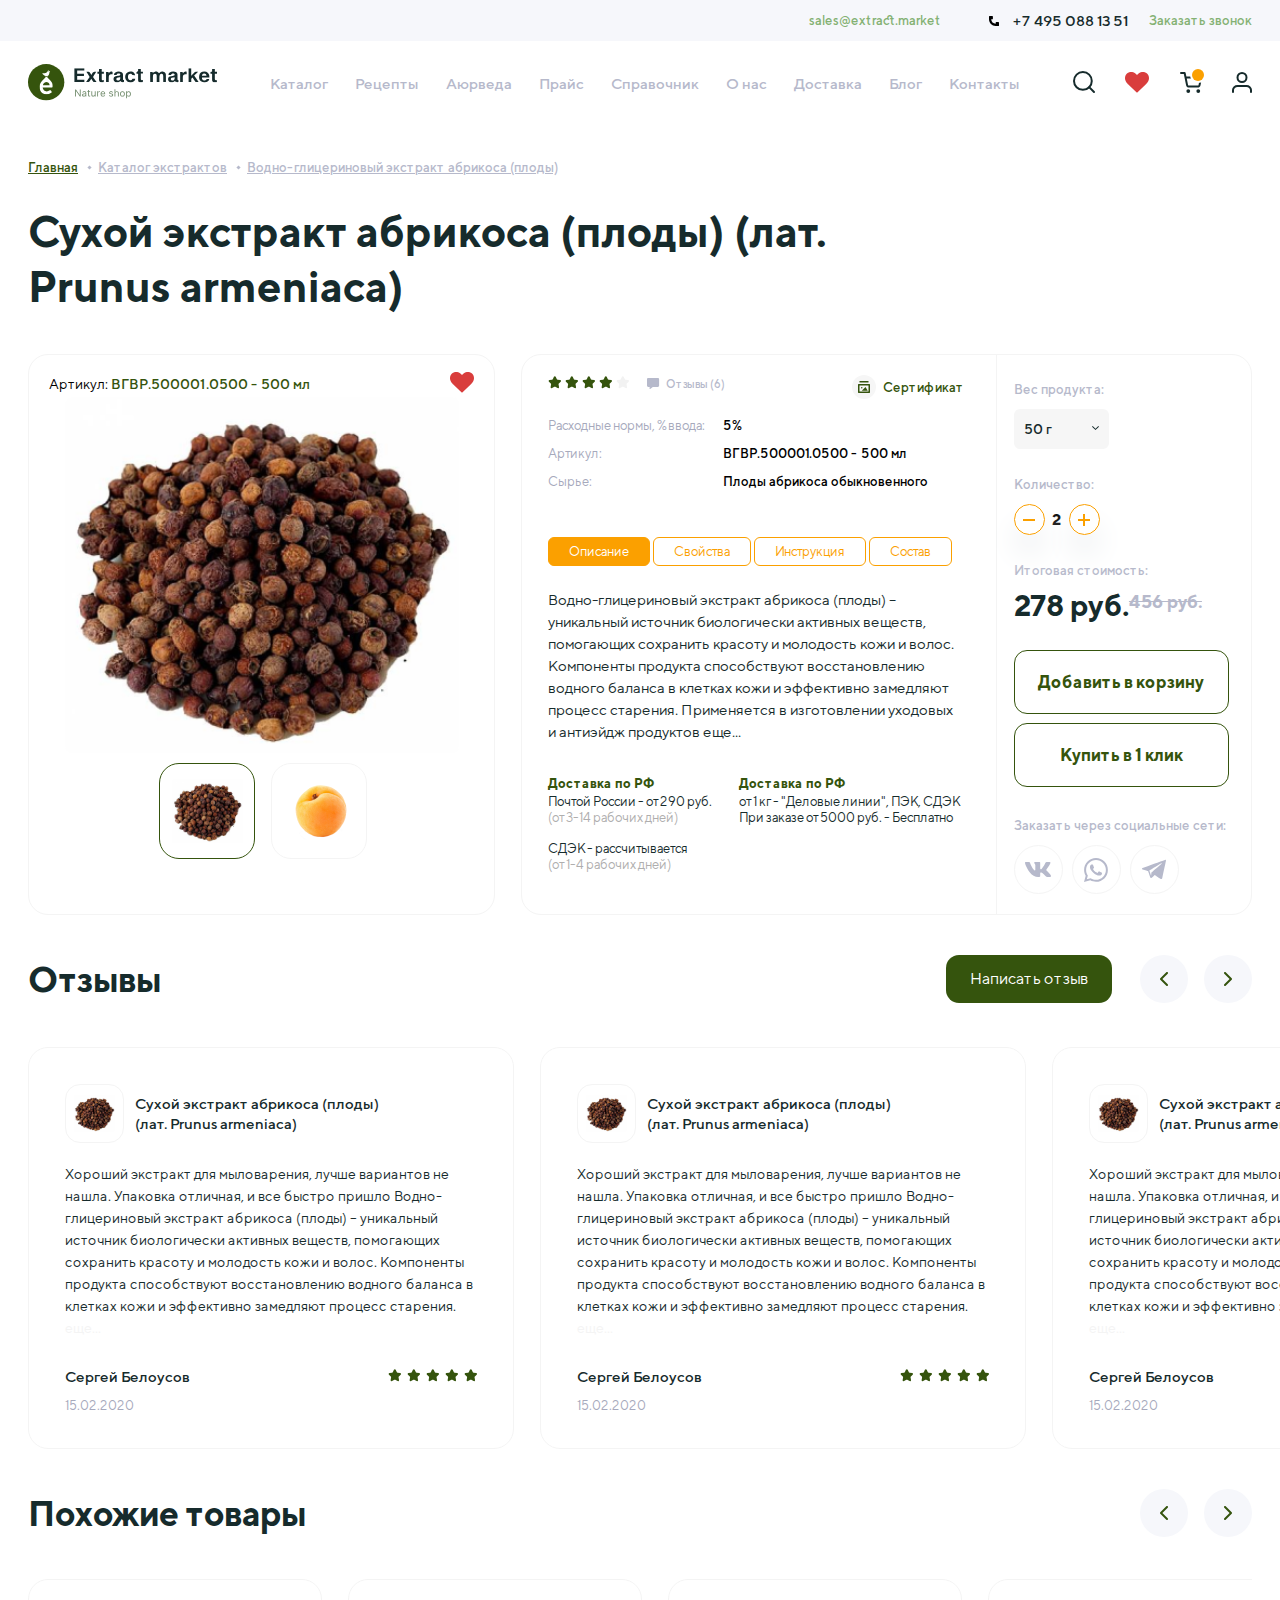
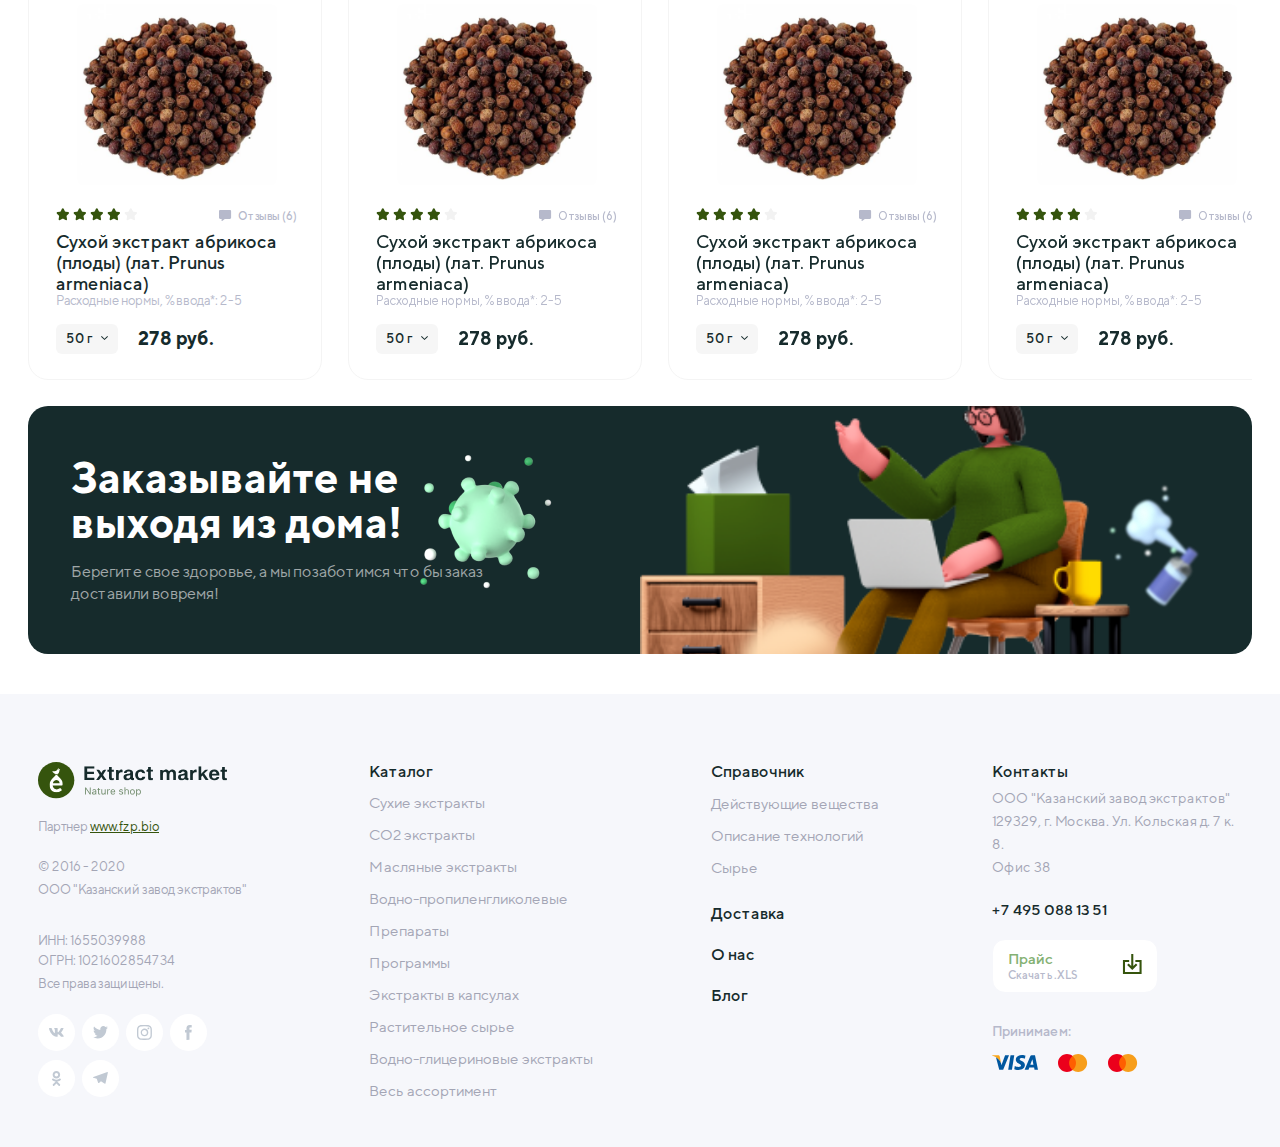
<file: card.html>
﻿<!DOCTYPE html>
<html lang="en">

<head>
    <meta charset="UTF-8">
    <meta name="viewport" content="width=device-width, initial-scale=1.0">
    <link rel="preconnect" href="https://fonts.gstatic.com">
    <link
        href="https://fonts.googleapis.com/css2?family=Montserrat:wght@100;200;300;400;500;600;700;800;900&display=swap"
        rel="stylesheet">
    <link rel="stylesheet" href="css/styles.css">
    <link rel="stylesheet" href="css/tt fonts/stylesheet.css">
    <title>Shop</title>
</head>

<body>

    <div class="big_wrapper">
        <div class="preheader">
            <div class="wrapper">
                <div class="contuct_block">
                    <div class="mail"><a href="#">sales@extract.market</a></div>
                    <a href="#" class="number">
                        <div class="icon">
                            <svg width="10" height="10" viewBox="0 0 10 10" fill="none"
                                xmlns="http://www.w3.org/2000/svg">
                                <path
                                    d="M0 3.33333V0.555556C0 0.248752 0.248735 0 0.555556 0H3.33333C3.64015 0 3.88889 0.248752 3.88889 0.555556V2.77778C3.88889 3.08458 3.64015 3.33333 3.33333 3.33333H2.22222C2.22222 5.7879 4.21207 7.77778 6.66667 7.77778V6.66667C6.66667 6.35986 6.9154 6.11111 7.22222 6.11111H9.44444C9.75127 6.11111 10 6.35986 10 6.66667V9.44444C10 9.75125 9.75127 10 9.44444 10H6.66667C2.98477 10 0 7.01525 0 3.33333Z"
                                    fill="black" />
                            </svg>
                        </div>
                        <div class="text">+7 495 088 13 51</div>
                    </a>
                    <div class="order_btn">Заказать звонок</div>
                </div>
            </div>
        </div>
        <div class="header">
            <div class="header_menu">
                <div class="wrapper">
                    <a href="#" class="logo_part"><img src="img/logo.svg" alt=""></a>
                    <div class="menu">
                        <div class="menu_item _hover">
                            <div class="menu_hover">Каталог</div>
                            <div class="menu_body" id="menu_body">
                                <div class="wrapper">
                                    <div class="block_title">Каталог товаров</div>
                                    <div class="menu_content_box">
                                        <div class="column">
                                            <div class="catalog_item"><a href="#">СК CO2 экстракты</a></div>
                                            <div class="catalog_item"><a href="#">ДК СО2 экстракты</a></div>
                                            <div class="catalog_item"><a href="#">Сухие экстракты</a></div>
                                            <div class="catalog_item"><a href="#">Экстракты в капсулах</a></div>
                                            <div class="catalog_item"><a href="#">Водно-пропиленгликолиевые</a></div>
                                            <div class="catalog_item"><a href="#">Водно-глицериновые экстракты</a></div>
                                            <div class="catalog_item"><a href="#">Масляные экстракты</a></div>
                                            <div class="catalog_item"><a href="#">Тара для косметики</a></div>
                                            <div class="catalog_item"><a href="#">Активные компоненты</a></div>
                                        </div>
                                        <div class="column">
                                            <div class="catalog_item"><a href="#">Сухое сырье</a></div>
                                            <div class="catalog_item"><a href="#">Воски</a></div>
                                            <div class="catalog_item"><a href="#">Жирные масла</a></div>
                                            <div class="catalog_item"><a href="#">Эфирные масла</a></div>
                                            <div class="catalog_item"><a href="#">Гидролизы</a></div>
                                            <div class="catalog_item"><a href="#">Фруктовые пудры</a></div>
                                            <div class="catalog_item"><a href="#">Порошки абразивы</a></div>
                                            <div class="catalog_item"><a href="#">Отдушки</a></div>
                                            <div class="catalog_item"><a href="#">Глины</a></div>
                                        </div>
                                        <div class="column">
                                            <div class="catalog_item"><a href="#">Кислоты и щелочи</a></div>
                                            <div class="catalog_item"><a href="#">Витамины</a></div>
                                            <div class="catalog_item"><a href="#">Для косметологии и фармацевтики</a>
                                            </div>
                                            <div class="catalog_item"><a href="#">Спа</a></div>
                                            <div class="catalog_item"><a href="#">Павы</a></div>
                                            <div class="catalog_item"><a href="#">Консерванты</a></div>
                                            <div class="catalog_item"><a href="#">Эмульгаторы загустители</a></div>
                                            <div class="catalog_item"><a href="#">Поликватерниумы</a></div>
                                            <div class="catalog_item"><a href="#">Для пищевой промышленности</a></div>

                                        </div>
                                        <div class="good_item">
                                            <div class="good_header">Самый продаваемый товар</div>
                                            <div class="good_pic"><img src="img/good_pic_1.png" alt=""></div>
                                            <div class="not_pic">
                                                <div class="good_feedback">
                                                    <div class="rait">
                                                        <div class="star">
                                                            <svg width="13" height="13" viewBox="0 0 13 13" fill="none"
                                                                xmlns="http://www.w3.org/2000/svg">
                                                                <path
                                                                    d="M11.0084 11.0013C11.149 11.8184 10.2911 12.4418 9.55733 12.0558L7.29433 10.8653C7.00288 10.712 6.65463 10.712 6.36318 10.8653L4.09913 12.0563C3.3655 12.4423 2.50782 11.8193 2.64794 11.0023L3.08065 8.47924C3.13635 8.15448 3.02849 7.82313 2.7923 7.59339L0.954515 5.80577C0.360013 5.22749 0.687303 4.21852 1.50805 4.09933L4.03711 3.73204C4.36504 3.68441 4.64808 3.47743 4.79288 3.17937L5.92361 0.851659C6.2883 0.100922 7.3579 0.100922 7.72259 0.851659L8.85333 3.17937C8.99812 3.47743 9.28116 3.68441 9.6091 3.73204L12.1412 4.09977C12.9614 4.21889 13.289 5.22676 12.6956 5.80537L10.862 7.59326C10.6263 7.82311 10.5188 8.15426 10.5746 8.47873L11.0084 11.0013Z"
                                                                    fill="#F2F2F2" />
                                                            </svg>
                                                        </div>
                                                        <div class="star">
                                                            <svg width="13" height="13" viewBox="0 0 13 13" fill="none"
                                                                xmlns="http://www.w3.org/2000/svg">
                                                                <path
                                                                    d="M11.0084 11.0013C11.149 11.8184 10.2911 12.4418 9.55733 12.0558L7.29433 10.8653C7.00288 10.712 6.65463 10.712 6.36318 10.8653L4.09913 12.0563C3.3655 12.4423 2.50782 11.8193 2.64794 11.0023L3.08065 8.47924C3.13635 8.15448 3.02849 7.82313 2.7923 7.59339L0.954515 5.80577C0.360013 5.22749 0.687303 4.21852 1.50805 4.09933L4.03711 3.73204C4.36504 3.68441 4.64808 3.47743 4.79288 3.17937L5.92361 0.851659C6.2883 0.100922 7.3579 0.100922 7.72259 0.851659L8.85333 3.17937C8.99812 3.47743 9.28116 3.68441 9.6091 3.73204L12.1412 4.09977C12.9614 4.21889 13.289 5.22676 12.6956 5.80537L10.862 7.59326C10.6263 7.82311 10.5188 8.15426 10.5746 8.47873L11.0084 11.0013Z"
                                                                    fill="#F2F2F2" />
                                                            </svg>
                                                        </div>
                                                        <div class="star">
                                                            <svg width="13" height="13" viewBox="0 0 13 13" fill="none"
                                                                xmlns="http://www.w3.org/2000/svg">
                                                                <path
                                                                    d="M11.0084 11.0013C11.149 11.8184 10.2911 12.4418 9.55733 12.0558L7.29433 10.8653C7.00288 10.712 6.65463 10.712 6.36318 10.8653L4.09913 12.0563C3.3655 12.4423 2.50782 11.8193 2.64794 11.0023L3.08065 8.47924C3.13635 8.15448 3.02849 7.82313 2.7923 7.59339L0.954515 5.80577C0.360013 5.22749 0.687303 4.21852 1.50805 4.09933L4.03711 3.73204C4.36504 3.68441 4.64808 3.47743 4.79288 3.17937L5.92361 0.851659C6.2883 0.100922 7.3579 0.100922 7.72259 0.851659L8.85333 3.17937C8.99812 3.47743 9.28116 3.68441 9.6091 3.73204L12.1412 4.09977C12.9614 4.21889 13.289 5.22676 12.6956 5.80537L10.862 7.59326C10.6263 7.82311 10.5188 8.15426 10.5746 8.47873L11.0084 11.0013Z"
                                                                    fill="#F2F2F2" />
                                                            </svg>
                                                        </div>
                                                        <div class="star">
                                                            <svg width="13" height="13" viewBox="0 0 13 13" fill="none"
                                                                xmlns="http://www.w3.org/2000/svg">
                                                                <path
                                                                    d="M11.0084 11.0013C11.149 11.8184 10.2911 12.4418 9.55733 12.0558L7.29433 10.8653C7.00288 10.712 6.65463 10.712 6.36318 10.8653L4.09913 12.0563C3.3655 12.4423 2.50782 11.8193 2.64794 11.0023L3.08065 8.47924C3.13635 8.15448 3.02849 7.82313 2.7923 7.59339L0.954515 5.80577C0.360013 5.22749 0.687303 4.21852 1.50805 4.09933L4.03711 3.73204C4.36504 3.68441 4.64808 3.47743 4.79288 3.17937L5.92361 0.851659C6.2883 0.100922 7.3579 0.100922 7.72259 0.851659L8.85333 3.17937C8.99812 3.47743 9.28116 3.68441 9.6091 3.73204L12.1412 4.09977C12.9614 4.21889 13.289 5.22676 12.6956 5.80537L10.862 7.59326C10.6263 7.82311 10.5188 8.15426 10.5746 8.47873L11.0084 11.0013Z"
                                                                    fill="#F2F2F2" />
                                                            </svg>
                                                        </div>
                                                        <div class="star">
                                                            <svg width="13" height="13" viewBox="0 0 13 13" fill="none"
                                                                xmlns="http://www.w3.org/2000/svg">
                                                                <path
                                                                    d="M11.0084 11.0013C11.149 11.8184 10.2911 12.4418 9.55733 12.0558L7.29433 10.8653C7.00288 10.712 6.65463 10.712 6.36318 10.8653L4.09913 12.0563C3.3655 12.4423 2.50782 11.8193 2.64794 11.0023L3.08065 8.47924C3.13635 8.15448 3.02849 7.82313 2.7923 7.59339L0.954515 5.80577C0.360013 5.22749 0.687303 4.21852 1.50805 4.09933L4.03711 3.73204C4.36504 3.68441 4.64808 3.47743 4.79288 3.17937L5.92361 0.851659C6.2883 0.100922 7.3579 0.100922 7.72259 0.851659L8.85333 3.17937C8.99812 3.47743 9.28116 3.68441 9.6091 3.73204L12.1412 4.09977C12.9614 4.21889 13.289 5.22676 12.6956 5.80537L10.862 7.59326C10.6263 7.82311 10.5188 8.15426 10.5746 8.47873L11.0084 11.0013Z"
                                                                    fill="#F2F2F2" />
                                                            </svg>
                                                        </div>
                                                    </div>
                                                    <div class="comment">
                                                        <div class="icon">
                                                            <svg width="13" height="11" viewBox="0 0 13 11" fill="none"
                                                                xmlns="http://www.w3.org/2000/svg">
                                                                <path
                                                                    d="M10.8547 0H1.24525C0.557518 0 0 0.542532 0 1.21178V7.67461C0 8.34386 0.557518 8.88639 1.24525 8.88639H2.71881L2.49301 10.5517C2.46784 10.7735 2.63215 10.9731 2.86002 10.9976C2.97769 11.0102 3.0953 10.9733 3.1833 10.8963L5.83236 8.88639H10.8547C11.5425 8.88639 12.1 8.34386 12.1 7.67461V1.21178C12.1 0.542532 11.5425 0 10.8547 0Z"
                                                                    fill="#B6B9CB" />
                                                            </svg>
                                                        </div>
                                                        <div class="text"><span>Отзывы </span>(6)</div>
                                                    </div>
                                                </div>
                                                <a href="#" class="good_title">Сухой экстракт абрикоса (плоды) (лат.
                                                    Prunus
                                                    armeniaca)</a>
                                                <div class="good_desc">Расходные нормы, % ввода*: 2-5</div>
                                                <div class="good_footer">

                                                    <div class="drop_price">278 руб.</div>
                                                </div>
                                            </div>
                                            <div class="add_cart">
                                                <div class="icon">
                                                    <svg width="22" height="21" viewBox="0 0 22 21" fill="none"
                                                        xmlns="http://www.w3.org/2000/svg">
                                                        <path
                                                            d="M8.27262 20C8.77469 20 9.18171 19.5949 9.18171 19.0952C9.18171 18.5955 8.77469 18.1904 8.27262 18.1904C7.77054 18.1904 7.36353 18.5955 7.36353 19.0952C7.36353 19.5949 7.77054 20 8.27262 20Z"
                                                            fill="white" stroke="white" stroke-width="2"
                                                            stroke-linecap="round" stroke-linejoin="round" />
                                                        <path
                                                            d="M18.2726 20C18.7747 20 19.1817 19.5949 19.1817 19.0952C19.1817 18.5955 18.7747 18.1904 18.2726 18.1904C17.7705 18.1904 17.3635 18.5955 17.3635 19.0952C17.3635 19.5949 17.7705 20 18.2726 20Z"
                                                            fill="white" stroke="white" stroke-width="2"
                                                            stroke-linecap="round" stroke-linejoin="round" />
                                                        <path
                                                            d="M1 1H4.63636L7.07273 13.1148C7.15586 13.5313 7.38355 13.9055 7.71595 14.1718C8.04835 14.4381 8.46427 14.5796 8.89091 14.5714H17.7273C18.1539 14.5796 18.5698 14.4381 18.9022 14.1718C19.2346 13.9055 19.4623 13.5313 19.5455 13.1148L21 5.52381H5.54545"
                                                            stroke="white" stroke-width="2" stroke-linecap="round"
                                                            stroke-linejoin="round" />
                                                    </svg>
                                                </div>
                                            </div>

                                        </div>
                                    </div>
                                </div>
                            </div>
                        </div>
                        <div class="menu_item"><a href="#">Рецепты</a></div>
                        <div class="menu_item"><a href="#">Аюрведа</a></div>
                        <div class="menu_item"><a href="#">Прайс</a></div>
                        <div class="menu_item"><a href="#">Справочник</a></div>
                        <div class="menu_item"><a href="#">О нас</a></div>
                        <div class="menu_item"><a href="#">Доставка</a></div>
                        <div class="menu_item"><a href="#">Блог</a></div>
                        <div class="menu_item"><a href="#">Контакты</a></div>
                    </div>
                    <div class="controls_part">
                        <div class="mobile_phone">
                            <svg width="13" height="13" viewBox="0 0 13 13" fill="none"
                                xmlns="http://www.w3.org/2000/svg">
                                <path
                                    d="M0 4.33333V0.722222C0 0.323378 0.323356 0 0.722222 0H4.33333C4.7322 0 5.05556 0.323378 5.05556 0.722222V3.61111C5.05556 4.00996 4.7322 4.33333 4.33333 4.33333H2.88889C2.88889 7.52426 5.47569 10.1111 8.66667 10.1111V8.66667C8.66667 8.26782 8.99002 7.94444 9.38889 7.94444H12.2778C12.6766 7.94444 13 8.26782 13 8.66667V12.2778C13 12.6766 12.6766 13 12.2778 13H8.66667C3.8802 13 0 9.11982 0 4.33333Z"
                                    fill="white" />
                            </svg>
                        </div>
                        <div class="search_block">
                            <div class="search"><img src="img/Search.svg" alt=""></div>
                        </div>
                        <div class="liked">
                            <svg width="24" height="21" viewBox="0 0 24 21" fill="none"
                                xmlns="http://www.w3.org/2000/svg">
                                <path
                                    d="M22.2991 1.66078C21.1651 0.553436 19.5983 0 17.5981 0C17.0446 0 16.4796 0.0959764 15.9039 0.287836C15.3279 0.479836 14.792 0.738869 14.2969 1.06475C13.8012 1.39053 13.3752 1.69648 13.0178 1.98211C12.6608 2.26783 12.3214 2.57148 12 2.89281C11.6785 2.57148 11.3392 2.26783 10.9822 1.98211C10.6249 1.69648 10.1987 1.39072 9.70306 1.06475C9.20751 0.738728 8.67176 0.479883 8.0959 0.287836C7.52009 0.0960233 6.95525 0 6.40172 0C4.40165 0 2.83478 0.553577 1.70089 1.66078C0.566993 2.76789 0 4.30351 0 6.26779C0 6.86603 0.105077 7.48223 0.314809 8.11593C0.52454 8.74986 0.763544 9.29012 1.03135 9.73646C1.29911 10.1828 1.60275 10.6182 1.94205 11.0423C2.28134 11.4664 2.52931 11.7586 2.68537 11.9194C2.84158 12.08 2.96439 12.1962 3.05366 12.2675L11.4107 20.33C11.5715 20.4909 11.7679 20.5713 12 20.5713C12.2321 20.5713 12.4286 20.4909 12.5893 20.3304L20.9331 12.2945C22.9778 10.25 24 8.24104 24 6.26779C24 4.30351 23.433 2.76789 22.2991 1.66078Z"
                                    fill="#D93D3C" />
                            </svg>
                        </div>
                        <div class="cart">
                            <img src="img/Cart.svg" alt="">
                            <svg width="22" height="21" viewBox="0 0 22 21" fill="none"
                                xmlns="http://www.w3.org/2000/svg">
                                <path
                                    d="M8.27262 20C8.77469 20 9.18171 19.5949 9.18171 19.0952C9.18171 18.5955 8.77469 18.1904 8.27262 18.1904C7.77054 18.1904 7.36353 18.5955 7.36353 19.0952C7.36353 19.5949 7.77054 20 8.27262 20Z"
                                    fill="white" stroke="white" stroke-width="2" stroke-linecap="round"
                                    stroke-linejoin="round" />
                                <path
                                    d="M18.2726 20C18.7747 20 19.1817 19.5949 19.1817 19.0952C19.1817 18.5955 18.7747 18.1904 18.2726 18.1904C17.7705 18.1904 17.3635 18.5955 17.3635 19.0952C17.3635 19.5949 17.7705 20 18.2726 20Z"
                                    fill="white" stroke="white" stroke-width="2" stroke-linecap="round"
                                    stroke-linejoin="round" />
                                <path
                                    d="M1 1H4.63636L7.07273 13.1148C7.15586 13.5313 7.38355 13.9055 7.71595 14.1718C8.04835 14.4381 8.46427 14.5796 8.89091 14.5714H17.7273C18.1539 14.5796 18.5698 14.4381 18.9022 14.1718C19.2346 13.9055 19.4623 13.5313 19.5455 13.1148L21 5.52381H5.54545"
                                    stroke="white" stroke-width="2" stroke-linecap="round" stroke-linejoin="round" />
                            </svg>
                        </div>
                        <div class="user">
                            <img src="img/user.svg" alt="">
                        </div>

                        <div class="burger">
                            <div class="burger_upper"></div>
                            <div class="burger_lower"></div>
                        </div>
                    </div>
                </div>
            </div>

        </div>
        <div class="bread_chumps">
            <div class="wrapper">
                <div class="way_item _main"><a href="#">Главная</a></div>
                <div class="way_item _not_main"><a href="#">Каталог экстрактов</a></div>
                <div class="way_item"><a href="#">Водно-глицериновый экстракт абрикоса (плоды)</a></div>
            </div>
        </div>
        <div class="page_title">
            <div class="wrapper" style="padding-right: 25%">Сухой экстракт абрикоса (плоды) (лат. Prunus armeniaca)
            </div>
        </div>

        <div class="card_screen">
            <div class="card_content">
                <div class="wrapper">
                    <div class="left_part">
                        <div class="content_box">
                            <div class="card_header">
                                <div class="text">Артикул: <span>ВГВР.500001.0500 - 500 мл</span></div>
                                <div class="like">
                                    <svg width="24" height="21" viewBox="0 0 24 21" fill="none"
                                        xmlns="http://www.w3.org/2000/svg">
                                        <path
                                            d="M22.2991 1.66078C21.1651 0.553436 19.5983 0 17.5981 0C17.0446 0 16.4796 0.0959764 15.9039 0.287836C15.3279 0.479836 14.792 0.738869 14.2969 1.06475C13.8012 1.39053 13.3752 1.69648 13.0178 1.98211C12.6608 2.26783 12.3214 2.57148 12 2.89281C11.6785 2.57148 11.3392 2.26783 10.9822 1.98211C10.6249 1.69648 10.1987 1.39072 9.70306 1.06475C9.20751 0.738728 8.67176 0.479883 8.0959 0.287836C7.52009 0.0960233 6.95525 0 6.40172 0C4.40165 0 2.83478 0.553577 1.70089 1.66078C0.566993 2.76789 0 4.30351 0 6.26779C0 6.86603 0.105077 7.48223 0.314809 8.11593C0.52454 8.74986 0.763544 9.29012 1.03135 9.73646C1.29911 10.1828 1.60275 10.6182 1.94205 11.0423C2.28134 11.4664 2.52931 11.7586 2.68537 11.9194C2.84158 12.08 2.96439 12.1962 3.05366 12.2675L11.4107 20.33C11.5715 20.4909 11.7679 20.5713 12 20.5713C12.2321 20.5713 12.4286 20.4909 12.5893 20.3304L20.9331 12.2945C22.9778 10.25 24 8.24104 24 6.26779C24 4.30351 23.433 2.76789 22.2991 1.66078Z"
                                            fill="#D93D3C" />
                                    </svg>
                                </div>
                            </div>
                            <div class="card_slider">
                                <div class="big_slider_body">
                                    <div class="slider_item"><img src="img/big_good.png" alt=""></div>
                                    <div class="slider_item"><img src="img/small_good.png" alt=""></div>
                                    <div class="slider_item"><img src="img/small_good.png" alt=""></div>
                                    <div class="slider_item"><img src="img/small_good.png" alt=""></div>
                                </div>
                                <div class="small_slider_body">
                                    <div class="slider_item"><img src="img/big_good.png" alt=""></div>
                                    <div class="slider_item"><img src="img/small_good.png" alt=""></div>
                                    <div class="slider_item"><img src="img/small_good.png" alt=""></div>

                                    <div class="slider_item"><img src="img/small_good.png" alt=""></div>
                                </div>
                            </div>
                        </div>
                    </div>
                    <div class="right_part">
                        <div class="stats_big_block">
                            <div class="stat_header">
                                <div class="good_feedback">
                                    <div class="rait">
                                        <div class="star">
                                            <svg width="13" height="13" viewBox="0 0 13 13" fill="none"
                                                xmlns="http://www.w3.org/2000/svg">
                                                <path
                                                    d="M11.0084 11.0013C11.149 11.8184 10.2911 12.4418 9.55733 12.0558L7.29433 10.8653C7.00288 10.712 6.65463 10.712 6.36318 10.8653L4.09913 12.0563C3.3655 12.4423 2.50782 11.8193 2.64794 11.0023L3.08065 8.47924C3.13635 8.15448 3.02849 7.82313 2.7923 7.59339L0.954515 5.80577C0.360013 5.22749 0.687303 4.21852 1.50805 4.09933L4.03711 3.73204C4.36504 3.68441 4.64808 3.47743 4.79288 3.17937L5.92361 0.851659C6.2883 0.100922 7.3579 0.100922 7.72259 0.851659L8.85333 3.17937C8.99812 3.47743 9.28116 3.68441 9.6091 3.73204L12.1412 4.09977C12.9614 4.21889 13.289 5.22676 12.6956 5.80537L10.862 7.59326C10.6263 7.82311 10.5188 8.15426 10.5746 8.47873L11.0084 11.0013Z"
                                                    fill="#F2F2F2" />
                                            </svg>
                                        </div>
                                        <div class="star">
                                            <svg width="13" height="13" viewBox="0 0 13 13" fill="none"
                                                xmlns="http://www.w3.org/2000/svg">
                                                <path
                                                    d="M11.0084 11.0013C11.149 11.8184 10.2911 12.4418 9.55733 12.0558L7.29433 10.8653C7.00288 10.712 6.65463 10.712 6.36318 10.8653L4.09913 12.0563C3.3655 12.4423 2.50782 11.8193 2.64794 11.0023L3.08065 8.47924C3.13635 8.15448 3.02849 7.82313 2.7923 7.59339L0.954515 5.80577C0.360013 5.22749 0.687303 4.21852 1.50805 4.09933L4.03711 3.73204C4.36504 3.68441 4.64808 3.47743 4.79288 3.17937L5.92361 0.851659C6.2883 0.100922 7.3579 0.100922 7.72259 0.851659L8.85333 3.17937C8.99812 3.47743 9.28116 3.68441 9.6091 3.73204L12.1412 4.09977C12.9614 4.21889 13.289 5.22676 12.6956 5.80537L10.862 7.59326C10.6263 7.82311 10.5188 8.15426 10.5746 8.47873L11.0084 11.0013Z"
                                                    fill="#F2F2F2" />
                                            </svg>
                                        </div>
                                        <div class="star">
                                            <svg width="13" height="13" viewBox="0 0 13 13" fill="none"
                                                xmlns="http://www.w3.org/2000/svg">
                                                <path
                                                    d="M11.0084 11.0013C11.149 11.8184 10.2911 12.4418 9.55733 12.0558L7.29433 10.8653C7.00288 10.712 6.65463 10.712 6.36318 10.8653L4.09913 12.0563C3.3655 12.4423 2.50782 11.8193 2.64794 11.0023L3.08065 8.47924C3.13635 8.15448 3.02849 7.82313 2.7923 7.59339L0.954515 5.80577C0.360013 5.22749 0.687303 4.21852 1.50805 4.09933L4.03711 3.73204C4.36504 3.68441 4.64808 3.47743 4.79288 3.17937L5.92361 0.851659C6.2883 0.100922 7.3579 0.100922 7.72259 0.851659L8.85333 3.17937C8.99812 3.47743 9.28116 3.68441 9.6091 3.73204L12.1412 4.09977C12.9614 4.21889 13.289 5.22676 12.6956 5.80537L10.862 7.59326C10.6263 7.82311 10.5188 8.15426 10.5746 8.47873L11.0084 11.0013Z"
                                                    fill="#F2F2F2" />
                                            </svg>
                                        </div>
                                        <div class="star">
                                            <svg width="13" height="13" viewBox="0 0 13 13" fill="none"
                                                xmlns="http://www.w3.org/2000/svg">
                                                <path
                                                    d="M11.0084 11.0013C11.149 11.8184 10.2911 12.4418 9.55733 12.0558L7.29433 10.8653C7.00288 10.712 6.65463 10.712 6.36318 10.8653L4.09913 12.0563C3.3655 12.4423 2.50782 11.8193 2.64794 11.0023L3.08065 8.47924C3.13635 8.15448 3.02849 7.82313 2.7923 7.59339L0.954515 5.80577C0.360013 5.22749 0.687303 4.21852 1.50805 4.09933L4.03711 3.73204C4.36504 3.68441 4.64808 3.47743 4.79288 3.17937L5.92361 0.851659C6.2883 0.100922 7.3579 0.100922 7.72259 0.851659L8.85333 3.17937C8.99812 3.47743 9.28116 3.68441 9.6091 3.73204L12.1412 4.09977C12.9614 4.21889 13.289 5.22676 12.6956 5.80537L10.862 7.59326C10.6263 7.82311 10.5188 8.15426 10.5746 8.47873L11.0084 11.0013Z"
                                                    fill="#F2F2F2" />
                                            </svg>
                                        </div>
                                        <div class="star">
                                            <svg width="13" height="13" viewBox="0 0 13 13" fill="none"
                                                xmlns="http://www.w3.org/2000/svg">
                                                <path
                                                    d="M11.0084 11.0013C11.149 11.8184 10.2911 12.4418 9.55733 12.0558L7.29433 10.8653C7.00288 10.712 6.65463 10.712 6.36318 10.8653L4.09913 12.0563C3.3655 12.4423 2.50782 11.8193 2.64794 11.0023L3.08065 8.47924C3.13635 8.15448 3.02849 7.82313 2.7923 7.59339L0.954515 5.80577C0.360013 5.22749 0.687303 4.21852 1.50805 4.09933L4.03711 3.73204C4.36504 3.68441 4.64808 3.47743 4.79288 3.17937L5.92361 0.851659C6.2883 0.100922 7.3579 0.100922 7.72259 0.851659L8.85333 3.17937C8.99812 3.47743 9.28116 3.68441 9.6091 3.73204L12.1412 4.09977C12.9614 4.21889 13.289 5.22676 12.6956 5.80537L10.862 7.59326C10.6263 7.82311 10.5188 8.15426 10.5746 8.47873L11.0084 11.0013Z"
                                                    fill="#F2F2F2" />
                                            </svg>
                                        </div>
                                    </div>
                                    <div class="comment">
                                        <div class="icon">
                                            <svg width="13" height="11" viewBox="0 0 13 11" fill="none"
                                                xmlns="http://www.w3.org/2000/svg">
                                                <path
                                                    d="M10.8547 0H1.24525C0.557518 0 0 0.542532 0 1.21178V7.67461C0 8.34386 0.557518 8.88639 1.24525 8.88639H2.71881L2.49301 10.5517C2.46784 10.7735 2.63215 10.9731 2.86002 10.9976C2.97769 11.0102 3.0953 10.9733 3.1833 10.8963L5.83236 8.88639H10.8547C11.5425 8.88639 12.1 8.34386 12.1 7.67461V1.21178C12.1 0.542532 11.5425 0 10.8547 0Z"
                                                    fill="#B6B9CB" />
                                            </svg>
                                        </div>
                                        <div class="text"><span>Отзывы </span>(6)</div>
                                    </div>
                                </div>
                                <a href="#" class="sertificate">
                                    <div class="icon">
                                        <img src="img/sertificate.svg" alt="">
                                    </div>
                                    <div class="text">Сертификат</div>
                                </a>
                            </div>
                            <div class="main_stats">

                                <div class="stat_item">
                                    <div class="stat_left">Расходные нормы, % ввода:</div>
                                    <div class="stat_right">5%</div>
                                </div>
                                <div class="stat_item">
                                    <div class="stat_left">Артикул:</div>
                                    <div class="stat_right">ВГВР.500001.0500 - 500 мл</div>
                                </div>
                                <div class="stat_item">
                                    <div class="stat_left">Сырье:</div>
                                    <div class="stat_right">Плоды абрикоса обыкновенного</div>
                                </div>

                            </div>
                            <div class="stat_tabs">
                                <div class="stat_tabs_links">
                                    <div class="tab_link _active">Описание</div>
                                    <div class="tab_link">Свойства</div>
                                    <div class="tab_link">Инструкция</div>
                                    <div class="tab_link">Состав</div>
                                </div>
                                <div class="stat_tabs_body">
                                    <div class="tab_body">Водно-глицериновый экстракт абрикоса (плоды) – уникальный
                                        источник биологически активных веществ, помогающих сохранить красоту и молодость
                                        кожи и волос. Компоненты продукта способствуют восстановлению водного баланса в
                                        клетках кожи и эффективно замедляют процесс старения. Применяется в изготовлении
                                        уходовых и антиэйдж продуктов еще...</div>
                                    <div class="tab_body">Водно-глицериновый экстракт абрикоса (плоды) – уникальный
                                        источник биологически активных веществ, помогающих сохранить красоту и молодость
                                        кожи и волос. </div>
                                    <div class="tab_body">Водно-глицериновый экстракт абрикоса (плоды) – уникальный
                                        источник биологически активных веществ, помогающих сохранить красоту и молодость
                                        кожи и волос. Применяется в изготовлении уходовых и антиэйдж продуктов еще...
                                    </div>
                                    <div class="tab_body">Водно-глицериновый экстракт абрикоса (плоды) – уникальный
                                        источник биологически активных веществ, помогающих сохранить красоту </div>
                                </div>
                            </div>
                            <div class="stat_footer">
                                <div class="foooter_item">
                                    <div class="title">Доставка по РФ</div>
                                    <div class="sup_title">Почтой России - от 290 руб.</div>
                                    <div class="after_text">(от 3-14 рабочих дней)</div>
                                    <div class="sup_title">СДЭК - рассчитывается</div>
                                    <div class="after_text">(от 1-4 рабочих дней)</div>
                                </div>
                                <div class="foooter_item">
                                    <div class="title">Доставка по РФ</div>
                                    <div class="sup_title">от 1 кг - "Деловые линии", ПЭК, СДЭК
                                        При заказе от 5000 руб. - Бесплатно</div>
                                </div>
                            </div>
                            <div class="mobile_btn">
                                <div class="icon">
                                    <svg width="10" height="10" viewBox="0 0 10 10" fill="none"
                                        xmlns="http://www.w3.org/2000/svg">
                                        <path d="M2 0H0V2H2V0Z" fill="white" />
                                        <path d="M0 6V4H2V6H0Z" fill="white" />
                                        <path d="M0 8V10H2V8H0Z" fill="white" />
                                        <path d="M4 8V10H10V8H4Z" fill="white" />
                                        <path d="M10 6V4H4V6H10Z" fill="white" />
                                        <path d="M10 0V2H4V0H10Z" fill="white" />
                                    </svg>
                                </div>
                                <div class="text">Все характеристики</div>
                            </div>
                        </div>
                        <div class="order_big_block">
                            <div class="order_header">
                                <div class="weight">
                                    <div class="title">Вес продукта:</div>
                                    <div class="drop_down_list">
                                        <div class="drop_down_item _title">
                                            <div class="drop_down_text">50 г</div>
                                            <div class="drop_down_arrow">
                                                <svg width="7" height="4" viewBox="0 0 7 4" fill="none"
                                                    xmlns="http://www.w3.org/2000/svg">
                                                    <path
                                                        d="M0.700001 0L0 0.666664L3.5 4L7 0.666678L6.3 1.37117e-05L3.50001 2.66666L0.700001 0Z"
                                                        fill="#162B2C" />
                                                </svg>
                                            </div>
                                        </div>
                                        <div class="drop_down_body">
                                            <div class="drop_down_item">50 г</div>
                                            <div class="drop_down_item">150 г</div>
                                            <div class="drop_down_item">250 г</div>
                                        </div>
                                    </div>

                                </div>
                                <div class="nubmer">
                                    <div class="title">Количество:</div>
                                    <div class="calcultor">
                                        <div class="minus"></div>
                                        <div class="value">2</div>
                                        <div class="plus"></div>
                                    </div>
                                </div>
                            </div>
                            <div class="final_price">
                                <div class="title">Итоговая стоимость:</div>
                                <div class="price_block">
                                    <div class="new_price">278 руб.</div>
                                    <div class="old_price">456 руб.</div>
                                </div>
                            </div>
                            <div class="order_btns">
                                <div class="btn_ _add_to_cart_btn">Добавить в корзину</div>
                                <div class="btn_">Купить в 1 клик</div>
                            </div>
                            <div class="socilas">
                                <div class="title">Заказать через социальные сети:</div>
                                <div class="social_cont">
                                    <div class="soc_item">
                                        <svg width="26" height="15" viewBox="0 0 26 15" fill="none"
                                            xmlns="http://www.w3.org/2000/svg">
                                            <path fill-rule="evenodd" clip-rule="evenodd"
                                                d="M25.4034 1.0157C25.5841 0.430217 25.4034 0 24.5432 0H21.6988C20.9756 0 20.6421 0.371644 20.4613 0.78146C20.4613 0.78146 19.0148 4.2065 16.9657 6.43129C16.3027 7.0753 16.0014 7.2802 15.6397 7.2802C15.459 7.2802 15.1972 7.07529 15.1972 6.48986V1.0157C15.1972 0.313122 14.9873 0 14.3846 0H9.91481C9.46285 0 9.19103 0.326085 9.19103 0.635126C9.19103 1.30116 10.2155 1.45475 10.3212 3.3283V7.39735C10.3212 8.28947 10.1553 8.45122 9.79368 8.45122C8.82942 8.45122 6.48383 5.01088 5.09268 1.07423C4.82004 0.309079 4.5466 0 3.81964 0H0.975235C0.162546 0 0 0.371644 0 0.78146C0 1.51333 0.964318 5.14328 4.49003 9.94414C6.84048 13.2228 10.1521 15 13.1656 15C14.9736 15 15.1973 14.6053 15.1973 13.9253V11.4474C15.1973 10.6579 15.3686 10.5003 15.9411 10.5003C16.363 10.5003 17.0862 10.7052 18.7738 12.286C20.7024 14.1595 21.0203 15 22.1051 15H24.9496C25.7622 15 26.1686 14.6053 25.9342 13.8263C25.6777 13.0499 24.7569 11.9234 23.535 10.5881C22.872 9.82704 21.8776 9.00742 21.5763 8.59751C21.1544 8.07064 21.2749 7.8364 21.5763 7.36806C21.5763 7.36806 25.0418 2.62572 25.4034 1.0157Z"
                                                fill="#B6B9CB" />
                                        </svg>
                                    </div>
                                    <div class="soc_item">
                                        <svg width="24" height="24" viewBox="0 0 24 24" fill="none"
                                            xmlns="http://www.w3.org/2000/svg">
                                            <path
                                                d="M20.4116 3.48773C18.1655 1.23984 15.1786 0.00126346 11.9962 0C5.43907 0 0.102373 5.33465 0.0997484 11.8918C0.0989061 13.9878 0.646697 16.0338 1.68772 17.8373L0 24L6.30645 22.3463C8.04406 23.2937 10.0004 23.793 11.9914 23.7938H11.9963C18.5528 23.7938 23.89 18.4585 23.8926 11.9013C23.8939 8.72361 22.6576 5.73562 20.4116 3.48773ZM11.9963 21.7853H11.9923C10.218 21.7846 8.47782 21.3081 6.95969 20.4075L6.5986 20.1933L2.85626 21.1746L3.85517 17.5271L3.62001 17.1531C2.63023 15.5793 2.10748 13.7602 2.10826 11.8926C2.1104 6.44258 6.54608 2.00858 12.0002 2.00858C14.6411 2.00958 17.1238 3.03914 18.9906 4.90747C20.8575 6.7758 21.885 9.25935 21.884 11.9005C21.8819 17.351 17.4462 21.7853 11.9963 21.7853ZM17.42 14.3822C17.1227 14.2335 15.6613 13.5145 15.3888 13.4154C15.1164 13.3162 14.9182 13.2666 14.72 13.5641C14.5219 13.8616 13.9522 14.531 13.7788 14.7293C13.6054 14.9276 13.432 14.9524 13.1348 14.8036C12.8375 14.6549 11.8797 14.3411 10.7444 13.3288C9.86076 12.5409 9.26414 11.5677 9.09076 11.2702C8.91737 10.9727 9.07233 10.8119 9.22112 10.6637C9.35482 10.5306 9.51836 10.3167 9.667 10.1432C9.8156 9.96967 9.86516 9.84566 9.96423 9.64736C10.0633 9.44903 10.0138 9.27548 9.93945 9.12675C9.86516 8.97801 9.27066 7.51538 9.02295 6.92042C8.7817 6.34098 8.53659 6.41938 8.35413 6.41028C8.18094 6.40166 7.98257 6.39984 7.78444 6.39984C7.5863 6.39984 7.26425 6.47419 6.9918 6.77169C6.71934 7.06919 5.95145 7.78809 5.95145 9.2507C5.95145 10.7133 7.01655 12.1263 7.16518 12.3246C7.31382 12.523 9.2612 15.5245 12.243 16.8116C12.9523 17.1177 13.5059 17.3006 13.9376 17.4376C14.6497 17.6637 15.2977 17.6318 15.8099 17.5553C16.381 17.47 17.5685 16.8364 17.8163 16.1423C18.064 15.4482 18.064 14.8532 17.9897 14.7293C17.9153 14.6053 17.7172 14.531 17.42 14.3822Z"
                                                fill="#B6B9CB" />
                                        </svg>
                                    </div>
                                    <div class="soc_item">
                                        <svg width="24" height="21" viewBox="0 0 24 21" fill="none"
                                            xmlns="http://www.w3.org/2000/svg">
                                            <path fill-rule="evenodd" clip-rule="evenodd"
                                                d="M18.384 19.8298C18.706 20.0483 19.121 20.1029 19.491 19.9687C19.861 19.8336 20.133 19.5308 20.215 19.1637C21.084 15.2499 23.192 5.34361 23.983 1.7834C24.043 1.51506 23.943 1.23619 23.723 1.05698C23.503 0.877773 23.198 0.826023 22.926 0.922815C18.733 2.41015 5.81997 7.05327 0.541971 8.9249C0.206971 9.04373 -0.0110294 9.35231 -2.93924e-05 9.69061C0.0119706 10.0299 0.249971 10.3241 0.592971 10.4228C2.95997 11.1013 6.06697 12.0452 6.06697 12.0452C6.06697 12.0452 7.51897 16.2475 8.27597 18.3846C8.37097 18.6529 8.58997 18.8638 8.87897 18.9366C9.16697 19.0085 9.47497 18.9328 9.68997 18.7382C10.906 17.6381 12.786 15.937 12.786 15.937C12.786 15.937 16.358 18.4469 18.384 19.8298ZM7.37397 11.5143L9.05297 16.8216L9.42597 13.4607C9.42597 13.4607 15.913 7.85348 19.611 4.65744C19.719 4.56352 19.734 4.40636 19.644 4.29615C19.555 4.18594 19.391 4.16006 19.268 4.23481C14.982 6.85777 7.37397 11.5143 7.37397 11.5143Z"
                                                fill="#B6B9CB" />
                                        </svg>
                                    </div>
                                </div>
                            </div>
                        </div>
                    </div>
                </div>
            </div>
            <div class="recevies">
                <div class="wrapper">
                    <div class="resevies_header">
                        <div class="block_title">Отзывы</div>
                        <div class="block_controls">
                            <div class="add_res">Написать отзыв</div>
                            <div class="slider_res_controls">
                                <div class="res_slider_prev">
                                    <svg width="8" height="14" viewBox="0 0 8 14" fill="none"
                                        xmlns="http://www.w3.org/2000/svg">
                                        <path fill-rule="evenodd" clip-rule="evenodd"
                                            d="M7.70711 0.292893C8.09763 0.683417 8.09763 1.31658 7.70711 1.70711L2.41421 7L7.70711 12.2929C8.09763 12.6834 8.09763 13.3166 7.70711 13.7071C7.31658 14.0976 6.68342 14.0976 6.29289 13.7071L0.292893 7.70711C-0.0976311 7.31658 -0.0976311 6.68342 0.292893 6.29289L6.29289 0.292893C6.68342 -0.0976311 7.31658 -0.0976311 7.70711 0.292893Z"
                                            fill="#35540D" />
                                    </svg>
                                </div>
                                <div class="res_slider_next">
                                    <svg width="8" height="14" viewBox="0 0 8 14" fill="none"
                                        xmlns="http://www.w3.org/2000/svg">
                                        <path fill-rule="evenodd" clip-rule="evenodd"
                                            d="M0.292893 0.292893C-0.0976315 0.683417 -0.0976315 1.31658 0.292893 1.70711L5.58579 7L0.292893 12.2929C-0.0976315 12.6834 -0.0976315 13.3166 0.292893 13.7071C0.683417 14.0976 1.31658 14.0976 1.70711 13.7071L7.70711 7.70711C8.09763 7.31658 8.09763 6.68342 7.70711 6.29289L1.70711 0.292893C1.31658 -0.0976311 0.683417 -0.0976311 0.292893 0.292893Z"
                                            fill="#35540D" />
                                    </svg>
                                </div>
                            </div>
                        </div>
                    </div>
                    <div class="resevies_slider">
                        <div class="resevies_slider_body">
                            <div class="resevies_slider_item">
                                <div class="res_header">
                                    <div class="icon"><img src="img/good_pic_1.png" alt=""></div>
                                    <div class="name">Сухой экстракт абрикоса (плоды) (лат. Prunus armeniaca)</div>
                                </div>
                                <div class="res_main_text">
                                    <p>
                                        Хороший экстракт для мыловарения, лучше вариантов не нашла. Упаковка отличная, и
                                        все
                                        быстро пришло Водно-глицериновый
                                        экстракт абрикоса (плоды) – уникальный источник биологически активных веществ,
                                        помогающих сохранить красоту и молодость
                                        кожи и волос. Компоненты продукта способствуют восстановлению водного баланса в
                                        клетках кожи и эффективно замедляют
                                        процесс старения.
                                    </p>
                                    <p>еще...</p>
                                </div>
                                <div class="res_footer">
                                    <div class="left_foo_part">
                                        <div class="name">Сергей Белоусов</div>
                                        <div class="date">15.02.2020</div>
                                    </div>
                                    <div class="right_foo_part">
                                        <div class="stars">
                                            <div class="star">
                                                <svg width="13" height="13" viewBox="0 0 13 13" fill="none"
                                                    xmlns="http://www.w3.org/2000/svg">
                                                    <path
                                                        d="M11.0084 11.0013C11.149 11.8184 10.2911 12.4418 9.55733 12.0558L7.29433 10.8653C7.00288 10.712 6.65463 10.712 6.36318 10.8653L4.09913 12.0563C3.3655 12.4423 2.50782 11.8193 2.64794 11.0023L3.08065 8.47924C3.13635 8.15448 3.02849 7.82313 2.7923 7.59339L0.954515 5.80577C0.360013 5.22749 0.687303 4.21852 1.50805 4.09933L4.03711 3.73204C4.36504 3.68441 4.64808 3.47743 4.79288 3.17937L5.92361 0.851659C6.2883 0.100922 7.3579 0.100922 7.72259 0.851659L8.85333 3.17937C8.99812 3.47743 9.28116 3.68441 9.6091 3.73204L12.1412 4.09977C12.9614 4.21889 13.289 5.22676 12.6956 5.80537L10.862 7.59326C10.6263 7.82311 10.5188 8.15426 10.5746 8.47873L11.0084 11.0013Z"
                                                        fill="#F2F2F2" />
                                                </svg>
                                            </div>
                                            <div class="star">
                                                <svg width="13" height="13" viewBox="0 0 13 13" fill="none"
                                                    xmlns="http://www.w3.org/2000/svg">
                                                    <path
                                                        d="M11.0084 11.0013C11.149 11.8184 10.2911 12.4418 9.55733 12.0558L7.29433 10.8653C7.00288 10.712 6.65463 10.712 6.36318 10.8653L4.09913 12.0563C3.3655 12.4423 2.50782 11.8193 2.64794 11.0023L3.08065 8.47924C3.13635 8.15448 3.02849 7.82313 2.7923 7.59339L0.954515 5.80577C0.360013 5.22749 0.687303 4.21852 1.50805 4.09933L4.03711 3.73204C4.36504 3.68441 4.64808 3.47743 4.79288 3.17937L5.92361 0.851659C6.2883 0.100922 7.3579 0.100922 7.72259 0.851659L8.85333 3.17937C8.99812 3.47743 9.28116 3.68441 9.6091 3.73204L12.1412 4.09977C12.9614 4.21889 13.289 5.22676 12.6956 5.80537L10.862 7.59326C10.6263 7.82311 10.5188 8.15426 10.5746 8.47873L11.0084 11.0013Z"
                                                        fill="#F2F2F2" />
                                                </svg>
                                            </div>
                                            <div class="star">
                                                <svg width="13" height="13" viewBox="0 0 13 13" fill="none"
                                                    xmlns="http://www.w3.org/2000/svg">
                                                    <path
                                                        d="M11.0084 11.0013C11.149 11.8184 10.2911 12.4418 9.55733 12.0558L7.29433 10.8653C7.00288 10.712 6.65463 10.712 6.36318 10.8653L4.09913 12.0563C3.3655 12.4423 2.50782 11.8193 2.64794 11.0023L3.08065 8.47924C3.13635 8.15448 3.02849 7.82313 2.7923 7.59339L0.954515 5.80577C0.360013 5.22749 0.687303 4.21852 1.50805 4.09933L4.03711 3.73204C4.36504 3.68441 4.64808 3.47743 4.79288 3.17937L5.92361 0.851659C6.2883 0.100922 7.3579 0.100922 7.72259 0.851659L8.85333 3.17937C8.99812 3.47743 9.28116 3.68441 9.6091 3.73204L12.1412 4.09977C12.9614 4.21889 13.289 5.22676 12.6956 5.80537L10.862 7.59326C10.6263 7.82311 10.5188 8.15426 10.5746 8.47873L11.0084 11.0013Z"
                                                        fill="#F2F2F2" />
                                                </svg>
                                            </div>
                                            <div class="star">
                                                <svg width="13" height="13" viewBox="0 0 13 13" fill="none"
                                                    xmlns="http://www.w3.org/2000/svg">
                                                    <path
                                                        d="M11.0084 11.0013C11.149 11.8184 10.2911 12.4418 9.55733 12.0558L7.29433 10.8653C7.00288 10.712 6.65463 10.712 6.36318 10.8653L4.09913 12.0563C3.3655 12.4423 2.50782 11.8193 2.64794 11.0023L3.08065 8.47924C3.13635 8.15448 3.02849 7.82313 2.7923 7.59339L0.954515 5.80577C0.360013 5.22749 0.687303 4.21852 1.50805 4.09933L4.03711 3.73204C4.36504 3.68441 4.64808 3.47743 4.79288 3.17937L5.92361 0.851659C6.2883 0.100922 7.3579 0.100922 7.72259 0.851659L8.85333 3.17937C8.99812 3.47743 9.28116 3.68441 9.6091 3.73204L12.1412 4.09977C12.9614 4.21889 13.289 5.22676 12.6956 5.80537L10.862 7.59326C10.6263 7.82311 10.5188 8.15426 10.5746 8.47873L11.0084 11.0013Z"
                                                        fill="#F2F2F2" />
                                                </svg>
                                            </div>
                                            <div class="star">
                                                <svg width="13" height="13" viewBox="0 0 13 13" fill="none"
                                                    xmlns="http://www.w3.org/2000/svg">
                                                    <path
                                                        d="M11.0084 11.0013C11.149 11.8184 10.2911 12.4418 9.55733 12.0558L7.29433 10.8653C7.00288 10.712 6.65463 10.712 6.36318 10.8653L4.09913 12.0563C3.3655 12.4423 2.50782 11.8193 2.64794 11.0023L3.08065 8.47924C3.13635 8.15448 3.02849 7.82313 2.7923 7.59339L0.954515 5.80577C0.360013 5.22749 0.687303 4.21852 1.50805 4.09933L4.03711 3.73204C4.36504 3.68441 4.64808 3.47743 4.79288 3.17937L5.92361 0.851659C6.2883 0.100922 7.3579 0.100922 7.72259 0.851659L8.85333 3.17937C8.99812 3.47743 9.28116 3.68441 9.6091 3.73204L12.1412 4.09977C12.9614 4.21889 13.289 5.22676 12.6956 5.80537L10.862 7.59326C10.6263 7.82311 10.5188 8.15426 10.5746 8.47873L11.0084 11.0013Z"
                                                        fill="#F2F2F2" />
                                                </svg>
                                            </div>
                                        </div>
                                    </div>
                                </div>
                            </div>
                            <div class="resevies_slider_item">
                                <div class="res_header">
                                    <div class="icon"><img src="img/good_pic_1.png" alt=""></div>
                                    <div class="name">Сухой экстракт абрикоса (плоды) (лат. Prunus armeniaca)</div>
                                </div>
                                <div class="res_main_text">
                                    <p>
                                        Хороший экстракт для мыловарения, лучше вариантов не нашла. Упаковка отличная, и
                                        все
                                        быстро пришло Водно-глицериновый
                                        экстракт абрикоса (плоды) – уникальный источник биологически активных веществ,
                                        помогающих сохранить красоту и молодость
                                        кожи и волос. Компоненты продукта способствуют восстановлению водного баланса в
                                        клетках кожи и эффективно замедляют
                                        процесс старения.
                                    </p>
                                    <p>еще...</p>
                                </div>
                                <div class="res_footer">
                                    <div class="left_foo_part">
                                        <div class="name">Сергей Белоусов</div>
                                        <div class="date">15.02.2020</div>
                                    </div>
                                    <div class="right_foo_part">
                                        <div class="stars">
                                            <div class="star">
                                                <svg width="13" height="13" viewBox="0 0 13 13" fill="none"
                                                    xmlns="http://www.w3.org/2000/svg">
                                                    <path
                                                        d="M11.0084 11.0013C11.149 11.8184 10.2911 12.4418 9.55733 12.0558L7.29433 10.8653C7.00288 10.712 6.65463 10.712 6.36318 10.8653L4.09913 12.0563C3.3655 12.4423 2.50782 11.8193 2.64794 11.0023L3.08065 8.47924C3.13635 8.15448 3.02849 7.82313 2.7923 7.59339L0.954515 5.80577C0.360013 5.22749 0.687303 4.21852 1.50805 4.09933L4.03711 3.73204C4.36504 3.68441 4.64808 3.47743 4.79288 3.17937L5.92361 0.851659C6.2883 0.100922 7.3579 0.100922 7.72259 0.851659L8.85333 3.17937C8.99812 3.47743 9.28116 3.68441 9.6091 3.73204L12.1412 4.09977C12.9614 4.21889 13.289 5.22676 12.6956 5.80537L10.862 7.59326C10.6263 7.82311 10.5188 8.15426 10.5746 8.47873L11.0084 11.0013Z"
                                                        fill="#F2F2F2" />
                                                </svg>
                                            </div>
                                            <div class="star">
                                                <svg width="13" height="13" viewBox="0 0 13 13" fill="none"
                                                    xmlns="http://www.w3.org/2000/svg">
                                                    <path
                                                        d="M11.0084 11.0013C11.149 11.8184 10.2911 12.4418 9.55733 12.0558L7.29433 10.8653C7.00288 10.712 6.65463 10.712 6.36318 10.8653L4.09913 12.0563C3.3655 12.4423 2.50782 11.8193 2.64794 11.0023L3.08065 8.47924C3.13635 8.15448 3.02849 7.82313 2.7923 7.59339L0.954515 5.80577C0.360013 5.22749 0.687303 4.21852 1.50805 4.09933L4.03711 3.73204C4.36504 3.68441 4.64808 3.47743 4.79288 3.17937L5.92361 0.851659C6.2883 0.100922 7.3579 0.100922 7.72259 0.851659L8.85333 3.17937C8.99812 3.47743 9.28116 3.68441 9.6091 3.73204L12.1412 4.09977C12.9614 4.21889 13.289 5.22676 12.6956 5.80537L10.862 7.59326C10.6263 7.82311 10.5188 8.15426 10.5746 8.47873L11.0084 11.0013Z"
                                                        fill="#F2F2F2" />
                                                </svg>
                                            </div>
                                            <div class="star">
                                                <svg width="13" height="13" viewBox="0 0 13 13" fill="none"
                                                    xmlns="http://www.w3.org/2000/svg">
                                                    <path
                                                        d="M11.0084 11.0013C11.149 11.8184 10.2911 12.4418 9.55733 12.0558L7.29433 10.8653C7.00288 10.712 6.65463 10.712 6.36318 10.8653L4.09913 12.0563C3.3655 12.4423 2.50782 11.8193 2.64794 11.0023L3.08065 8.47924C3.13635 8.15448 3.02849 7.82313 2.7923 7.59339L0.954515 5.80577C0.360013 5.22749 0.687303 4.21852 1.50805 4.09933L4.03711 3.73204C4.36504 3.68441 4.64808 3.47743 4.79288 3.17937L5.92361 0.851659C6.2883 0.100922 7.3579 0.100922 7.72259 0.851659L8.85333 3.17937C8.99812 3.47743 9.28116 3.68441 9.6091 3.73204L12.1412 4.09977C12.9614 4.21889 13.289 5.22676 12.6956 5.80537L10.862 7.59326C10.6263 7.82311 10.5188 8.15426 10.5746 8.47873L11.0084 11.0013Z"
                                                        fill="#F2F2F2" />
                                                </svg>
                                            </div>
                                            <div class="star">
                                                <svg width="13" height="13" viewBox="0 0 13 13" fill="none"
                                                    xmlns="http://www.w3.org/2000/svg">
                                                    <path
                                                        d="M11.0084 11.0013C11.149 11.8184 10.2911 12.4418 9.55733 12.0558L7.29433 10.8653C7.00288 10.712 6.65463 10.712 6.36318 10.8653L4.09913 12.0563C3.3655 12.4423 2.50782 11.8193 2.64794 11.0023L3.08065 8.47924C3.13635 8.15448 3.02849 7.82313 2.7923 7.59339L0.954515 5.80577C0.360013 5.22749 0.687303 4.21852 1.50805 4.09933L4.03711 3.73204C4.36504 3.68441 4.64808 3.47743 4.79288 3.17937L5.92361 0.851659C6.2883 0.100922 7.3579 0.100922 7.72259 0.851659L8.85333 3.17937C8.99812 3.47743 9.28116 3.68441 9.6091 3.73204L12.1412 4.09977C12.9614 4.21889 13.289 5.22676 12.6956 5.80537L10.862 7.59326C10.6263 7.82311 10.5188 8.15426 10.5746 8.47873L11.0084 11.0013Z"
                                                        fill="#F2F2F2" />
                                                </svg>
                                            </div>
                                            <div class="star">
                                                <svg width="13" height="13" viewBox="0 0 13 13" fill="none"
                                                    xmlns="http://www.w3.org/2000/svg">
                                                    <path
                                                        d="M11.0084 11.0013C11.149 11.8184 10.2911 12.4418 9.55733 12.0558L7.29433 10.8653C7.00288 10.712 6.65463 10.712 6.36318 10.8653L4.09913 12.0563C3.3655 12.4423 2.50782 11.8193 2.64794 11.0023L3.08065 8.47924C3.13635 8.15448 3.02849 7.82313 2.7923 7.59339L0.954515 5.80577C0.360013 5.22749 0.687303 4.21852 1.50805 4.09933L4.03711 3.73204C4.36504 3.68441 4.64808 3.47743 4.79288 3.17937L5.92361 0.851659C6.2883 0.100922 7.3579 0.100922 7.72259 0.851659L8.85333 3.17937C8.99812 3.47743 9.28116 3.68441 9.6091 3.73204L12.1412 4.09977C12.9614 4.21889 13.289 5.22676 12.6956 5.80537L10.862 7.59326C10.6263 7.82311 10.5188 8.15426 10.5746 8.47873L11.0084 11.0013Z"
                                                        fill="#F2F2F2" />
                                                </svg>
                                            </div>
                                        </div>
                                    </div>
                                </div>
                            </div>
                            <div class="resevies_slider_item">
                                <div class="res_header">
                                    <div class="icon"><img src="img/good_pic_1.png" alt=""></div>
                                    <div class="name">Сухой экстракт абрикоса (плоды) (лат. Prunus armeniaca)</div>
                                </div>
                                <div class="res_main_text">
                                    <p>
                                        Хороший экстракт для мыловарения, лучше вариантов не нашла. Упаковка отличная, и
                                        все
                                        быстро пришло Водно-глицериновый
                                        экстракт абрикоса (плоды) – уникальный источник биологически активных веществ,
                                        помогающих сохранить красоту и молодость
                                        кожи и волос. Компоненты продукта способствуют восстановлению водного баланса в
                                        клетках кожи и эффективно замедляют
                                        процесс старения.
                                    </p>
                                    <p>еще...</p>
                                </div>
                                <div class="res_footer">
                                    <div class="left_foo_part">
                                        <div class="name">Сергей Белоусов</div>
                                        <div class="date">15.02.2020</div>
                                    </div>
                                    <div class="right_foo_part">
                                        <div class="stars">
                                            <div class="star">
                                                <svg width="13" height="13" viewBox="0 0 13 13" fill="none"
                                                    xmlns="http://www.w3.org/2000/svg">
                                                    <path
                                                        d="M11.0084 11.0013C11.149 11.8184 10.2911 12.4418 9.55733 12.0558L7.29433 10.8653C7.00288 10.712 6.65463 10.712 6.36318 10.8653L4.09913 12.0563C3.3655 12.4423 2.50782 11.8193 2.64794 11.0023L3.08065 8.47924C3.13635 8.15448 3.02849 7.82313 2.7923 7.59339L0.954515 5.80577C0.360013 5.22749 0.687303 4.21852 1.50805 4.09933L4.03711 3.73204C4.36504 3.68441 4.64808 3.47743 4.79288 3.17937L5.92361 0.851659C6.2883 0.100922 7.3579 0.100922 7.72259 0.851659L8.85333 3.17937C8.99812 3.47743 9.28116 3.68441 9.6091 3.73204L12.1412 4.09977C12.9614 4.21889 13.289 5.22676 12.6956 5.80537L10.862 7.59326C10.6263 7.82311 10.5188 8.15426 10.5746 8.47873L11.0084 11.0013Z"
                                                        fill="#F2F2F2" />
                                                </svg>
                                            </div>
                                            <div class="star">
                                                <svg width="13" height="13" viewBox="0 0 13 13" fill="none"
                                                    xmlns="http://www.w3.org/2000/svg">
                                                    <path
                                                        d="M11.0084 11.0013C11.149 11.8184 10.2911 12.4418 9.55733 12.0558L7.29433 10.8653C7.00288 10.712 6.65463 10.712 6.36318 10.8653L4.09913 12.0563C3.3655 12.4423 2.50782 11.8193 2.64794 11.0023L3.08065 8.47924C3.13635 8.15448 3.02849 7.82313 2.7923 7.59339L0.954515 5.80577C0.360013 5.22749 0.687303 4.21852 1.50805 4.09933L4.03711 3.73204C4.36504 3.68441 4.64808 3.47743 4.79288 3.17937L5.92361 0.851659C6.2883 0.100922 7.3579 0.100922 7.72259 0.851659L8.85333 3.17937C8.99812 3.47743 9.28116 3.68441 9.6091 3.73204L12.1412 4.09977C12.9614 4.21889 13.289 5.22676 12.6956 5.80537L10.862 7.59326C10.6263 7.82311 10.5188 8.15426 10.5746 8.47873L11.0084 11.0013Z"
                                                        fill="#F2F2F2" />
                                                </svg>
                                            </div>
                                            <div class="star">
                                                <svg width="13" height="13" viewBox="0 0 13 13" fill="none"
                                                    xmlns="http://www.w3.org/2000/svg">
                                                    <path
                                                        d="M11.0084 11.0013C11.149 11.8184 10.2911 12.4418 9.55733 12.0558L7.29433 10.8653C7.00288 10.712 6.65463 10.712 6.36318 10.8653L4.09913 12.0563C3.3655 12.4423 2.50782 11.8193 2.64794 11.0023L3.08065 8.47924C3.13635 8.15448 3.02849 7.82313 2.7923 7.59339L0.954515 5.80577C0.360013 5.22749 0.687303 4.21852 1.50805 4.09933L4.03711 3.73204C4.36504 3.68441 4.64808 3.47743 4.79288 3.17937L5.92361 0.851659C6.2883 0.100922 7.3579 0.100922 7.72259 0.851659L8.85333 3.17937C8.99812 3.47743 9.28116 3.68441 9.6091 3.73204L12.1412 4.09977C12.9614 4.21889 13.289 5.22676 12.6956 5.80537L10.862 7.59326C10.6263 7.82311 10.5188 8.15426 10.5746 8.47873L11.0084 11.0013Z"
                                                        fill="#F2F2F2" />
                                                </svg>
                                            </div>
                                            <div class="star">
                                                <svg width="13" height="13" viewBox="0 0 13 13" fill="none"
                                                    xmlns="http://www.w3.org/2000/svg">
                                                    <path
                                                        d="M11.0084 11.0013C11.149 11.8184 10.2911 12.4418 9.55733 12.0558L7.29433 10.8653C7.00288 10.712 6.65463 10.712 6.36318 10.8653L4.09913 12.0563C3.3655 12.4423 2.50782 11.8193 2.64794 11.0023L3.08065 8.47924C3.13635 8.15448 3.02849 7.82313 2.7923 7.59339L0.954515 5.80577C0.360013 5.22749 0.687303 4.21852 1.50805 4.09933L4.03711 3.73204C4.36504 3.68441 4.64808 3.47743 4.79288 3.17937L5.92361 0.851659C6.2883 0.100922 7.3579 0.100922 7.72259 0.851659L8.85333 3.17937C8.99812 3.47743 9.28116 3.68441 9.6091 3.73204L12.1412 4.09977C12.9614 4.21889 13.289 5.22676 12.6956 5.80537L10.862 7.59326C10.6263 7.82311 10.5188 8.15426 10.5746 8.47873L11.0084 11.0013Z"
                                                        fill="#F2F2F2" />
                                                </svg>
                                            </div>
                                            <div class="star">
                                                <svg width="13" height="13" viewBox="0 0 13 13" fill="none"
                                                    xmlns="http://www.w3.org/2000/svg">
                                                    <path
                                                        d="M11.0084 11.0013C11.149 11.8184 10.2911 12.4418 9.55733 12.0558L7.29433 10.8653C7.00288 10.712 6.65463 10.712 6.36318 10.8653L4.09913 12.0563C3.3655 12.4423 2.50782 11.8193 2.64794 11.0023L3.08065 8.47924C3.13635 8.15448 3.02849 7.82313 2.7923 7.59339L0.954515 5.80577C0.360013 5.22749 0.687303 4.21852 1.50805 4.09933L4.03711 3.73204C4.36504 3.68441 4.64808 3.47743 4.79288 3.17937L5.92361 0.851659C6.2883 0.100922 7.3579 0.100922 7.72259 0.851659L8.85333 3.17937C8.99812 3.47743 9.28116 3.68441 9.6091 3.73204L12.1412 4.09977C12.9614 4.21889 13.289 5.22676 12.6956 5.80537L10.862 7.59326C10.6263 7.82311 10.5188 8.15426 10.5746 8.47873L11.0084 11.0013Z"
                                                        fill="#F2F2F2" />
                                                </svg>
                                            </div>
                                        </div>
                                    </div>
                                </div>
                            </div>
                            <div class="resevies_slider_item">
                                <div class="res_header">
                                    <div class="icon"><img src="img/good_pic_1.png" alt=""></div>
                                    <div class="name">Сухой экстракт абрикоса (плоды) (лат. Prunus armeniaca)</div>
                                </div>
                                <div class="res_main_text">
                                    <p>
                                        Хороший экстракт для мыловарения, лучше вариантов не нашла. Упаковка отличная, и
                                        все
                                        быстро пришло Водно-глицериновый
                                        экстракт абрикоса (плоды) – уникальный источник биологически активных веществ,
                                        помогающих сохранить красоту и молодость
                                        кожи и волос. Компоненты продукта способствуют восстановлению водного баланса в
                                        клетках кожи и эффективно замедляют
                                        процесс старения.
                                    </p>
                                    <p>еще...</p>
                                </div>
                                <div class="res_footer">
                                    <div class="left_foo_part">
                                        <div class="name">Сергей Белоусов</div>
                                        <div class="date">15.02.2020</div>
                                    </div>
                                    <div class="right_foo_part">
                                        <div class="stars">
                                            <div class="star">
                                                <svg width="13" height="13" viewBox="0 0 13 13" fill="none"
                                                    xmlns="http://www.w3.org/2000/svg">
                                                    <path
                                                        d="M11.0084 11.0013C11.149 11.8184 10.2911 12.4418 9.55733 12.0558L7.29433 10.8653C7.00288 10.712 6.65463 10.712 6.36318 10.8653L4.09913 12.0563C3.3655 12.4423 2.50782 11.8193 2.64794 11.0023L3.08065 8.47924C3.13635 8.15448 3.02849 7.82313 2.7923 7.59339L0.954515 5.80577C0.360013 5.22749 0.687303 4.21852 1.50805 4.09933L4.03711 3.73204C4.36504 3.68441 4.64808 3.47743 4.79288 3.17937L5.92361 0.851659C6.2883 0.100922 7.3579 0.100922 7.72259 0.851659L8.85333 3.17937C8.99812 3.47743 9.28116 3.68441 9.6091 3.73204L12.1412 4.09977C12.9614 4.21889 13.289 5.22676 12.6956 5.80537L10.862 7.59326C10.6263 7.82311 10.5188 8.15426 10.5746 8.47873L11.0084 11.0013Z"
                                                        fill="#F2F2F2" />
                                                </svg>
                                            </div>
                                            <div class="star">
                                                <svg width="13" height="13" viewBox="0 0 13 13" fill="none"
                                                    xmlns="http://www.w3.org/2000/svg">
                                                    <path
                                                        d="M11.0084 11.0013C11.149 11.8184 10.2911 12.4418 9.55733 12.0558L7.29433 10.8653C7.00288 10.712 6.65463 10.712 6.36318 10.8653L4.09913 12.0563C3.3655 12.4423 2.50782 11.8193 2.64794 11.0023L3.08065 8.47924C3.13635 8.15448 3.02849 7.82313 2.7923 7.59339L0.954515 5.80577C0.360013 5.22749 0.687303 4.21852 1.50805 4.09933L4.03711 3.73204C4.36504 3.68441 4.64808 3.47743 4.79288 3.17937L5.92361 0.851659C6.2883 0.100922 7.3579 0.100922 7.72259 0.851659L8.85333 3.17937C8.99812 3.47743 9.28116 3.68441 9.6091 3.73204L12.1412 4.09977C12.9614 4.21889 13.289 5.22676 12.6956 5.80537L10.862 7.59326C10.6263 7.82311 10.5188 8.15426 10.5746 8.47873L11.0084 11.0013Z"
                                                        fill="#F2F2F2" />
                                                </svg>
                                            </div>
                                            <div class="star">
                                                <svg width="13" height="13" viewBox="0 0 13 13" fill="none"
                                                    xmlns="http://www.w3.org/2000/svg">
                                                    <path
                                                        d="M11.0084 11.0013C11.149 11.8184 10.2911 12.4418 9.55733 12.0558L7.29433 10.8653C7.00288 10.712 6.65463 10.712 6.36318 10.8653L4.09913 12.0563C3.3655 12.4423 2.50782 11.8193 2.64794 11.0023L3.08065 8.47924C3.13635 8.15448 3.02849 7.82313 2.7923 7.59339L0.954515 5.80577C0.360013 5.22749 0.687303 4.21852 1.50805 4.09933L4.03711 3.73204C4.36504 3.68441 4.64808 3.47743 4.79288 3.17937L5.92361 0.851659C6.2883 0.100922 7.3579 0.100922 7.72259 0.851659L8.85333 3.17937C8.99812 3.47743 9.28116 3.68441 9.6091 3.73204L12.1412 4.09977C12.9614 4.21889 13.289 5.22676 12.6956 5.80537L10.862 7.59326C10.6263 7.82311 10.5188 8.15426 10.5746 8.47873L11.0084 11.0013Z"
                                                        fill="#F2F2F2" />
                                                </svg>
                                            </div>
                                            <div class="star">
                                                <svg width="13" height="13" viewBox="0 0 13 13" fill="none"
                                                    xmlns="http://www.w3.org/2000/svg">
                                                    <path
                                                        d="M11.0084 11.0013C11.149 11.8184 10.2911 12.4418 9.55733 12.0558L7.29433 10.8653C7.00288 10.712 6.65463 10.712 6.36318 10.8653L4.09913 12.0563C3.3655 12.4423 2.50782 11.8193 2.64794 11.0023L3.08065 8.47924C3.13635 8.15448 3.02849 7.82313 2.7923 7.59339L0.954515 5.80577C0.360013 5.22749 0.687303 4.21852 1.50805 4.09933L4.03711 3.73204C4.36504 3.68441 4.64808 3.47743 4.79288 3.17937L5.92361 0.851659C6.2883 0.100922 7.3579 0.100922 7.72259 0.851659L8.85333 3.17937C8.99812 3.47743 9.28116 3.68441 9.6091 3.73204L12.1412 4.09977C12.9614 4.21889 13.289 5.22676 12.6956 5.80537L10.862 7.59326C10.6263 7.82311 10.5188 8.15426 10.5746 8.47873L11.0084 11.0013Z"
                                                        fill="#F2F2F2" />
                                                </svg>
                                            </div>
                                            <div class="star">
                                                <svg width="13" height="13" viewBox="0 0 13 13" fill="none"
                                                    xmlns="http://www.w3.org/2000/svg">
                                                    <path
                                                        d="M11.0084 11.0013C11.149 11.8184 10.2911 12.4418 9.55733 12.0558L7.29433 10.8653C7.00288 10.712 6.65463 10.712 6.36318 10.8653L4.09913 12.0563C3.3655 12.4423 2.50782 11.8193 2.64794 11.0023L3.08065 8.47924C3.13635 8.15448 3.02849 7.82313 2.7923 7.59339L0.954515 5.80577C0.360013 5.22749 0.687303 4.21852 1.50805 4.09933L4.03711 3.73204C4.36504 3.68441 4.64808 3.47743 4.79288 3.17937L5.92361 0.851659C6.2883 0.100922 7.3579 0.100922 7.72259 0.851659L8.85333 3.17937C8.99812 3.47743 9.28116 3.68441 9.6091 3.73204L12.1412 4.09977C12.9614 4.21889 13.289 5.22676 12.6956 5.80537L10.862 7.59326C10.6263 7.82311 10.5188 8.15426 10.5746 8.47873L11.0084 11.0013Z"
                                                        fill="#F2F2F2" />
                                                </svg>
                                            </div>
                                        </div>
                                    </div>
                                </div>
                            </div>
                            <div class="resevies_slider_item">
                                <div class="res_header">
                                    <div class="icon"><img src="img/good_pic_1.png" alt=""></div>
                                    <div class="name">Сухой экстракт абрикоса (плоды) (лат. Prunus armeniaca)</div>
                                </div>
                                <div class="res_main_text">
                                    <p>
                                        Хороший экстракт для мыловарения, лучше вариантов не нашла. Упаковка отличная, и
                                        все
                                        быстро пришло Водно-глицериновый
                                        экстракт абрикоса (плоды) – уникальный источник биологически активных веществ,
                                        помогающих сохранить красоту и молодость
                                        кожи и волос. Компоненты продукта способствуют восстановлению водного баланса в
                                        клетках кожи и эффективно замедляют
                                        процесс старения.
                                    </p>
                                    <p>еще...</p>
                                </div>
                                <div class="res_footer">
                                    <div class="left_foo_part">
                                        <div class="name">Сергей Белоусов</div>
                                        <div class="date">15.02.2020</div>
                                    </div>
                                    <div class="right_foo_part">
                                        <div class="stars">
                                            <div class="star">
                                                <svg width="13" height="13" viewBox="0 0 13 13" fill="none"
                                                    xmlns="http://www.w3.org/2000/svg">
                                                    <path
                                                        d="M11.0084 11.0013C11.149 11.8184 10.2911 12.4418 9.55733 12.0558L7.29433 10.8653C7.00288 10.712 6.65463 10.712 6.36318 10.8653L4.09913 12.0563C3.3655 12.4423 2.50782 11.8193 2.64794 11.0023L3.08065 8.47924C3.13635 8.15448 3.02849 7.82313 2.7923 7.59339L0.954515 5.80577C0.360013 5.22749 0.687303 4.21852 1.50805 4.09933L4.03711 3.73204C4.36504 3.68441 4.64808 3.47743 4.79288 3.17937L5.92361 0.851659C6.2883 0.100922 7.3579 0.100922 7.72259 0.851659L8.85333 3.17937C8.99812 3.47743 9.28116 3.68441 9.6091 3.73204L12.1412 4.09977C12.9614 4.21889 13.289 5.22676 12.6956 5.80537L10.862 7.59326C10.6263 7.82311 10.5188 8.15426 10.5746 8.47873L11.0084 11.0013Z"
                                                        fill="#F2F2F2" />
                                                </svg>
                                            </div>
                                            <div class="star">
                                                <svg width="13" height="13" viewBox="0 0 13 13" fill="none"
                                                    xmlns="http://www.w3.org/2000/svg">
                                                    <path
                                                        d="M11.0084 11.0013C11.149 11.8184 10.2911 12.4418 9.55733 12.0558L7.29433 10.8653C7.00288 10.712 6.65463 10.712 6.36318 10.8653L4.09913 12.0563C3.3655 12.4423 2.50782 11.8193 2.64794 11.0023L3.08065 8.47924C3.13635 8.15448 3.02849 7.82313 2.7923 7.59339L0.954515 5.80577C0.360013 5.22749 0.687303 4.21852 1.50805 4.09933L4.03711 3.73204C4.36504 3.68441 4.64808 3.47743 4.79288 3.17937L5.92361 0.851659C6.2883 0.100922 7.3579 0.100922 7.72259 0.851659L8.85333 3.17937C8.99812 3.47743 9.28116 3.68441 9.6091 3.73204L12.1412 4.09977C12.9614 4.21889 13.289 5.22676 12.6956 5.80537L10.862 7.59326C10.6263 7.82311 10.5188 8.15426 10.5746 8.47873L11.0084 11.0013Z"
                                                        fill="#F2F2F2" />
                                                </svg>
                                            </div>
                                            <div class="star">
                                                <svg width="13" height="13" viewBox="0 0 13 13" fill="none"
                                                    xmlns="http://www.w3.org/2000/svg">
                                                    <path
                                                        d="M11.0084 11.0013C11.149 11.8184 10.2911 12.4418 9.55733 12.0558L7.29433 10.8653C7.00288 10.712 6.65463 10.712 6.36318 10.8653L4.09913 12.0563C3.3655 12.4423 2.50782 11.8193 2.64794 11.0023L3.08065 8.47924C3.13635 8.15448 3.02849 7.82313 2.7923 7.59339L0.954515 5.80577C0.360013 5.22749 0.687303 4.21852 1.50805 4.09933L4.03711 3.73204C4.36504 3.68441 4.64808 3.47743 4.79288 3.17937L5.92361 0.851659C6.2883 0.100922 7.3579 0.100922 7.72259 0.851659L8.85333 3.17937C8.99812 3.47743 9.28116 3.68441 9.6091 3.73204L12.1412 4.09977C12.9614 4.21889 13.289 5.22676 12.6956 5.80537L10.862 7.59326C10.6263 7.82311 10.5188 8.15426 10.5746 8.47873L11.0084 11.0013Z"
                                                        fill="#F2F2F2" />
                                                </svg>
                                            </div>
                                            <div class="star">
                                                <svg width="13" height="13" viewBox="0 0 13 13" fill="none"
                                                    xmlns="http://www.w3.org/2000/svg">
                                                    <path
                                                        d="M11.0084 11.0013C11.149 11.8184 10.2911 12.4418 9.55733 12.0558L7.29433 10.8653C7.00288 10.712 6.65463 10.712 6.36318 10.8653L4.09913 12.0563C3.3655 12.4423 2.50782 11.8193 2.64794 11.0023L3.08065 8.47924C3.13635 8.15448 3.02849 7.82313 2.7923 7.59339L0.954515 5.80577C0.360013 5.22749 0.687303 4.21852 1.50805 4.09933L4.03711 3.73204C4.36504 3.68441 4.64808 3.47743 4.79288 3.17937L5.92361 0.851659C6.2883 0.100922 7.3579 0.100922 7.72259 0.851659L8.85333 3.17937C8.99812 3.47743 9.28116 3.68441 9.6091 3.73204L12.1412 4.09977C12.9614 4.21889 13.289 5.22676 12.6956 5.80537L10.862 7.59326C10.6263 7.82311 10.5188 8.15426 10.5746 8.47873L11.0084 11.0013Z"
                                                        fill="#F2F2F2" />
                                                </svg>
                                            </div>
                                            <div class="star">
                                                <svg width="13" height="13" viewBox="0 0 13 13" fill="none"
                                                    xmlns="http://www.w3.org/2000/svg">
                                                    <path
                                                        d="M11.0084 11.0013C11.149 11.8184 10.2911 12.4418 9.55733 12.0558L7.29433 10.8653C7.00288 10.712 6.65463 10.712 6.36318 10.8653L4.09913 12.0563C3.3655 12.4423 2.50782 11.8193 2.64794 11.0023L3.08065 8.47924C3.13635 8.15448 3.02849 7.82313 2.7923 7.59339L0.954515 5.80577C0.360013 5.22749 0.687303 4.21852 1.50805 4.09933L4.03711 3.73204C4.36504 3.68441 4.64808 3.47743 4.79288 3.17937L5.92361 0.851659C6.2883 0.100922 7.3579 0.100922 7.72259 0.851659L8.85333 3.17937C8.99812 3.47743 9.28116 3.68441 9.6091 3.73204L12.1412 4.09977C12.9614 4.21889 13.289 5.22676 12.6956 5.80537L10.862 7.59326C10.6263 7.82311 10.5188 8.15426 10.5746 8.47873L11.0084 11.0013Z"
                                                        fill="#F2F2F2" />
                                                </svg>
                                            </div>
                                        </div>
                                    </div>
                                </div>
                            </div>
                        </div>
                    </div>
                </div>
            </div>

            <div class="you_may_goods">
                <div class="wrapper">
                    <div class="you_may_goods_header">
                        <div class="block_title">Похожие товары</div>

                        <div class="slider_you_may_goods_controls">
                            <div class="you_may_goods_slider_prev">
                                <svg width="8" height="14" viewBox="0 0 8 14" fill="none"
                                    xmlns="http://www.w3.org/2000/svg">
                                    <path fill-rule="evenodd" clip-rule="evenodd"
                                        d="M7.70711 0.292893C8.09763 0.683417 8.09763 1.31658 7.70711 1.70711L2.41421 7L7.70711 12.2929C8.09763 12.6834 8.09763 13.3166 7.70711 13.7071C7.31658 14.0976 6.68342 14.0976 6.29289 13.7071L0.292893 7.70711C-0.0976311 7.31658 -0.0976311 6.68342 0.292893 6.29289L6.29289 0.292893C6.68342 -0.0976311 7.31658 -0.0976311 7.70711 0.292893Z"
                                        fill="#35540D" />
                                </svg>
                            </div>
                            <div class="you_may_goods_slider_next">
                                <svg width="8" height="14" viewBox="0 0 8 14" fill="none"
                                    xmlns="http://www.w3.org/2000/svg">
                                    <path fill-rule="evenodd" clip-rule="evenodd"
                                        d="M0.292893 0.292893C-0.0976315 0.683417 -0.0976315 1.31658 0.292893 1.70711L5.58579 7L0.292893 12.2929C-0.0976315 12.6834 -0.0976315 13.3166 0.292893 13.7071C0.683417 14.0976 1.31658 14.0976 1.70711 13.7071L7.70711 7.70711C8.09763 7.31658 8.09763 6.68342 7.70711 6.29289L1.70711 0.292893C1.31658 -0.0976311 0.683417 -0.0976311 0.292893 0.292893Z"
                                        fill="#35540D" />
                                </svg>
                            </div>
                        </div>

                    </div>
                    <div class="slider_good" id="slider_good">
                        <div class="good_item">
                            <div class="good_add">
                                <div class="icon">
                                    <svg width="24" height="21" viewBox="0 0 24 21" fill="none"
                                        xmlns="http://www.w3.org/2000/svg">
                                        <path
                                            d="M22.2991 1.66078C21.1651 0.553436 19.5983 0 17.5981 0C17.0446 0 16.4796 0.0959764 15.9039 0.287836C15.3279 0.479836 14.792 0.738869 14.2969 1.06475C13.8012 1.39053 13.3752 1.69648 13.0178 1.98211C12.6608 2.26783 12.3214 2.57148 12 2.89281C11.6785 2.57148 11.3392 2.26783 10.9822 1.98211C10.6249 1.69648 10.1987 1.39072 9.70306 1.06475C9.20751 0.738728 8.67176 0.479883 8.0959 0.287836C7.52009 0.0960233 6.95525 0 6.40172 0C4.40165 0 2.83478 0.553577 1.70089 1.66078C0.566993 2.76789 0 4.30351 0 6.26779C0 6.86603 0.105077 7.48223 0.314809 8.11593C0.52454 8.74986 0.763544 9.29012 1.03135 9.73646C1.29911 10.1828 1.60275 10.6182 1.94205 11.0423C2.28134 11.4664 2.52931 11.7586 2.68537 11.9194C2.84158 12.08 2.96439 12.1962 3.05366 12.2675L11.4107 20.33C11.5715 20.4909 11.7679 20.5713 12 20.5713C12.2321 20.5713 12.4286 20.4909 12.5893 20.3304L20.9331 12.2945C22.9778 10.25 24 8.24104 24 6.26779C24 4.30351 23.433 2.76789 22.2991 1.66078Z"
                                            fill="#D93D3C" />
                                    </svg>
                                </div>
                            </div>
                            <div class="good_pic"><img src="img/good_pic_1.png" alt=""></div>
                            <div class="not_pic">
                                <div class="good_feedback">
                                    <div class="rait">
                                        <div class="star">
                                            <svg width="13" height="13" viewBox="0 0 13 13" fill="none"
                                                xmlns="http://www.w3.org/2000/svg">
                                                <path
                                                    d="M11.0084 11.0013C11.149 11.8184 10.2911 12.4418 9.55733 12.0558L7.29433 10.8653C7.00288 10.712 6.65463 10.712 6.36318 10.8653L4.09913 12.0563C3.3655 12.4423 2.50782 11.8193 2.64794 11.0023L3.08065 8.47924C3.13635 8.15448 3.02849 7.82313 2.7923 7.59339L0.954515 5.80577C0.360013 5.22749 0.687303 4.21852 1.50805 4.09933L4.03711 3.73204C4.36504 3.68441 4.64808 3.47743 4.79288 3.17937L5.92361 0.851659C6.2883 0.100922 7.3579 0.100922 7.72259 0.851659L8.85333 3.17937C8.99812 3.47743 9.28116 3.68441 9.6091 3.73204L12.1412 4.09977C12.9614 4.21889 13.289 5.22676 12.6956 5.80537L10.862 7.59326C10.6263 7.82311 10.5188 8.15426 10.5746 8.47873L11.0084 11.0013Z"
                                                    fill="#F2F2F2" />
                                            </svg>
                                        </div>
                                        <div class="star">
                                            <svg width="13" height="13" viewBox="0 0 13 13" fill="none"
                                                xmlns="http://www.w3.org/2000/svg">
                                                <path
                                                    d="M11.0084 11.0013C11.149 11.8184 10.2911 12.4418 9.55733 12.0558L7.29433 10.8653C7.00288 10.712 6.65463 10.712 6.36318 10.8653L4.09913 12.0563C3.3655 12.4423 2.50782 11.8193 2.64794 11.0023L3.08065 8.47924C3.13635 8.15448 3.02849 7.82313 2.7923 7.59339L0.954515 5.80577C0.360013 5.22749 0.687303 4.21852 1.50805 4.09933L4.03711 3.73204C4.36504 3.68441 4.64808 3.47743 4.79288 3.17937L5.92361 0.851659C6.2883 0.100922 7.3579 0.100922 7.72259 0.851659L8.85333 3.17937C8.99812 3.47743 9.28116 3.68441 9.6091 3.73204L12.1412 4.09977C12.9614 4.21889 13.289 5.22676 12.6956 5.80537L10.862 7.59326C10.6263 7.82311 10.5188 8.15426 10.5746 8.47873L11.0084 11.0013Z"
                                                    fill="#F2F2F2" />
                                            </svg>
                                        </div>
                                        <div class="star">
                                            <svg width="13" height="13" viewBox="0 0 13 13" fill="none"
                                                xmlns="http://www.w3.org/2000/svg">
                                                <path
                                                    d="M11.0084 11.0013C11.149 11.8184 10.2911 12.4418 9.55733 12.0558L7.29433 10.8653C7.00288 10.712 6.65463 10.712 6.36318 10.8653L4.09913 12.0563C3.3655 12.4423 2.50782 11.8193 2.64794 11.0023L3.08065 8.47924C3.13635 8.15448 3.02849 7.82313 2.7923 7.59339L0.954515 5.80577C0.360013 5.22749 0.687303 4.21852 1.50805 4.09933L4.03711 3.73204C4.36504 3.68441 4.64808 3.47743 4.79288 3.17937L5.92361 0.851659C6.2883 0.100922 7.3579 0.100922 7.72259 0.851659L8.85333 3.17937C8.99812 3.47743 9.28116 3.68441 9.6091 3.73204L12.1412 4.09977C12.9614 4.21889 13.289 5.22676 12.6956 5.80537L10.862 7.59326C10.6263 7.82311 10.5188 8.15426 10.5746 8.47873L11.0084 11.0013Z"
                                                    fill="#F2F2F2" />
                                            </svg>
                                        </div>
                                        <div class="star">
                                            <svg width="13" height="13" viewBox="0 0 13 13" fill="none"
                                                xmlns="http://www.w3.org/2000/svg">
                                                <path
                                                    d="M11.0084 11.0013C11.149 11.8184 10.2911 12.4418 9.55733 12.0558L7.29433 10.8653C7.00288 10.712 6.65463 10.712 6.36318 10.8653L4.09913 12.0563C3.3655 12.4423 2.50782 11.8193 2.64794 11.0023L3.08065 8.47924C3.13635 8.15448 3.02849 7.82313 2.7923 7.59339L0.954515 5.80577C0.360013 5.22749 0.687303 4.21852 1.50805 4.09933L4.03711 3.73204C4.36504 3.68441 4.64808 3.47743 4.79288 3.17937L5.92361 0.851659C6.2883 0.100922 7.3579 0.100922 7.72259 0.851659L8.85333 3.17937C8.99812 3.47743 9.28116 3.68441 9.6091 3.73204L12.1412 4.09977C12.9614 4.21889 13.289 5.22676 12.6956 5.80537L10.862 7.59326C10.6263 7.82311 10.5188 8.15426 10.5746 8.47873L11.0084 11.0013Z"
                                                    fill="#F2F2F2" />
                                            </svg>
                                        </div>
                                        <div class="star">
                                            <svg width="13" height="13" viewBox="0 0 13 13" fill="none"
                                                xmlns="http://www.w3.org/2000/svg">
                                                <path
                                                    d="M11.0084 11.0013C11.149 11.8184 10.2911 12.4418 9.55733 12.0558L7.29433 10.8653C7.00288 10.712 6.65463 10.712 6.36318 10.8653L4.09913 12.0563C3.3655 12.4423 2.50782 11.8193 2.64794 11.0023L3.08065 8.47924C3.13635 8.15448 3.02849 7.82313 2.7923 7.59339L0.954515 5.80577C0.360013 5.22749 0.687303 4.21852 1.50805 4.09933L4.03711 3.73204C4.36504 3.68441 4.64808 3.47743 4.79288 3.17937L5.92361 0.851659C6.2883 0.100922 7.3579 0.100922 7.72259 0.851659L8.85333 3.17937C8.99812 3.47743 9.28116 3.68441 9.6091 3.73204L12.1412 4.09977C12.9614 4.21889 13.289 5.22676 12.6956 5.80537L10.862 7.59326C10.6263 7.82311 10.5188 8.15426 10.5746 8.47873L11.0084 11.0013Z"
                                                    fill="#F2F2F2" />
                                            </svg>
                                        </div>
                                    </div>
                                    <div class="comment">
                                        <div class="icon">
                                            <svg width="13" height="11" viewBox="0 0 13 11" fill="none"
                                                xmlns="http://www.w3.org/2000/svg">
                                                <path
                                                    d="M10.8547 0H1.24525C0.557518 0 0 0.542532 0 1.21178V7.67461C0 8.34386 0.557518 8.88639 1.24525 8.88639H2.71881L2.49301 10.5517C2.46784 10.7735 2.63215 10.9731 2.86002 10.9976C2.97769 11.0102 3.0953 10.9733 3.1833 10.8963L5.83236 8.88639H10.8547C11.5425 8.88639 12.1 8.34386 12.1 7.67461V1.21178C12.1 0.542532 11.5425 0 10.8547 0Z"
                                                    fill="#B6B9CB" />
                                            </svg>
                                        </div>
                                        <div class="text"><span>Отзывы </span>(6)</div>
                                    </div>
                                </div>
                                <a href="#" class="good_title">Сухой экстракт абрикоса (плоды) (лат. Prunus
                                    armeniaca)</a>
                                <div class="good_desc">Расходные нормы, % ввода*: 2-5</div>
                                <div class="good_footer">
                                    <div class="drop_down_list">
                                        <div class="drop_down_item _title">
                                            <div class="drop_down_text">50 г</div>
                                            <div class="drop_down_arrow">
                                                <svg width="7" height="4" viewBox="0 0 7 4" fill="none"
                                                    xmlns="http://www.w3.org/2000/svg">
                                                    <path
                                                        d="M0.700001 0L0 0.666664L3.5 4L7 0.666678L6.3 1.37117e-05L3.50001 2.66666L0.700001 0Z"
                                                        fill="#162B2C" />
                                                </svg>
                                            </div>
                                        </div>
                                        <div class="drop_down_body">
                                            <div class="drop_down_item">50 г</div>
                                            <div class="drop_down_item">150 г</div>
                                            <div class="drop_down_item">250 г</div>
                                        </div>
                                    </div>
                                    <div class="drop_price">278 руб.</div>
                                </div>
                            </div>
                            <div class="add_cart">
                                <div class="icon">
                                    <svg width="22" height="21" viewBox="0 0 22 21" fill="none"
                                        xmlns="http://www.w3.org/2000/svg">
                                        <path
                                            d="M8.27262 20C8.77469 20 9.18171 19.5949 9.18171 19.0952C9.18171 18.5955 8.77469 18.1904 8.27262 18.1904C7.77054 18.1904 7.36353 18.5955 7.36353 19.0952C7.36353 19.5949 7.77054 20 8.27262 20Z"
                                            fill="white" stroke="white" stroke-width="2" stroke-linecap="round"
                                            stroke-linejoin="round" />
                                        <path
                                            d="M18.2726 20C18.7747 20 19.1817 19.5949 19.1817 19.0952C19.1817 18.5955 18.7747 18.1904 18.2726 18.1904C17.7705 18.1904 17.3635 18.5955 17.3635 19.0952C17.3635 19.5949 17.7705 20 18.2726 20Z"
                                            fill="white" stroke="white" stroke-width="2" stroke-linecap="round"
                                            stroke-linejoin="round" />
                                        <path
                                            d="M1 1H4.63636L7.07273 13.1148C7.15586 13.5313 7.38355 13.9055 7.71595 14.1718C8.04835 14.4381 8.46427 14.5796 8.89091 14.5714H17.7273C18.1539 14.5796 18.5698 14.4381 18.9022 14.1718C19.2346 13.9055 19.4623 13.5313 19.5455 13.1148L21 5.52381H5.54545"
                                            stroke="white" stroke-width="2" stroke-linecap="round"
                                            stroke-linejoin="round" />
                                    </svg>
                                </div>
                            </div>

                        </div>
                        <div class="good_item">
                            <div class="good_add">
                                <div class="icon">
                                    <svg width="24" height="21" viewBox="0 0 24 21" fill="none"
                                        xmlns="http://www.w3.org/2000/svg">
                                        <path
                                            d="M22.2991 1.66078C21.1651 0.553436 19.5983 0 17.5981 0C17.0446 0 16.4796 0.0959764 15.9039 0.287836C15.3279 0.479836 14.792 0.738869 14.2969 1.06475C13.8012 1.39053 13.3752 1.69648 13.0178 1.98211C12.6608 2.26783 12.3214 2.57148 12 2.89281C11.6785 2.57148 11.3392 2.26783 10.9822 1.98211C10.6249 1.69648 10.1987 1.39072 9.70306 1.06475C9.20751 0.738728 8.67176 0.479883 8.0959 0.287836C7.52009 0.0960233 6.95525 0 6.40172 0C4.40165 0 2.83478 0.553577 1.70089 1.66078C0.566993 2.76789 0 4.30351 0 6.26779C0 6.86603 0.105077 7.48223 0.314809 8.11593C0.52454 8.74986 0.763544 9.29012 1.03135 9.73646C1.29911 10.1828 1.60275 10.6182 1.94205 11.0423C2.28134 11.4664 2.52931 11.7586 2.68537 11.9194C2.84158 12.08 2.96439 12.1962 3.05366 12.2675L11.4107 20.33C11.5715 20.4909 11.7679 20.5713 12 20.5713C12.2321 20.5713 12.4286 20.4909 12.5893 20.3304L20.9331 12.2945C22.9778 10.25 24 8.24104 24 6.26779C24 4.30351 23.433 2.76789 22.2991 1.66078Z"
                                            fill="#D93D3C" />
                                    </svg>
                                </div>
                            </div>
                            <div class="good_pic"><img src="img/good_pic_1.png" alt=""></div>
                            <div class="not_pic">
                                <div class="good_feedback">
                                    <div class="rait">
                                        <div class="star">
                                            <svg width="13" height="13" viewBox="0 0 13 13" fill="none"
                                                xmlns="http://www.w3.org/2000/svg">
                                                <path
                                                    d="M11.0084 11.0013C11.149 11.8184 10.2911 12.4418 9.55733 12.0558L7.29433 10.8653C7.00288 10.712 6.65463 10.712 6.36318 10.8653L4.09913 12.0563C3.3655 12.4423 2.50782 11.8193 2.64794 11.0023L3.08065 8.47924C3.13635 8.15448 3.02849 7.82313 2.7923 7.59339L0.954515 5.80577C0.360013 5.22749 0.687303 4.21852 1.50805 4.09933L4.03711 3.73204C4.36504 3.68441 4.64808 3.47743 4.79288 3.17937L5.92361 0.851659C6.2883 0.100922 7.3579 0.100922 7.72259 0.851659L8.85333 3.17937C8.99812 3.47743 9.28116 3.68441 9.6091 3.73204L12.1412 4.09977C12.9614 4.21889 13.289 5.22676 12.6956 5.80537L10.862 7.59326C10.6263 7.82311 10.5188 8.15426 10.5746 8.47873L11.0084 11.0013Z"
                                                    fill="#F2F2F2" />
                                            </svg>
                                        </div>
                                        <div class="star">
                                            <svg width="13" height="13" viewBox="0 0 13 13" fill="none"
                                                xmlns="http://www.w3.org/2000/svg">
                                                <path
                                                    d="M11.0084 11.0013C11.149 11.8184 10.2911 12.4418 9.55733 12.0558L7.29433 10.8653C7.00288 10.712 6.65463 10.712 6.36318 10.8653L4.09913 12.0563C3.3655 12.4423 2.50782 11.8193 2.64794 11.0023L3.08065 8.47924C3.13635 8.15448 3.02849 7.82313 2.7923 7.59339L0.954515 5.80577C0.360013 5.22749 0.687303 4.21852 1.50805 4.09933L4.03711 3.73204C4.36504 3.68441 4.64808 3.47743 4.79288 3.17937L5.92361 0.851659C6.2883 0.100922 7.3579 0.100922 7.72259 0.851659L8.85333 3.17937C8.99812 3.47743 9.28116 3.68441 9.6091 3.73204L12.1412 4.09977C12.9614 4.21889 13.289 5.22676 12.6956 5.80537L10.862 7.59326C10.6263 7.82311 10.5188 8.15426 10.5746 8.47873L11.0084 11.0013Z"
                                                    fill="#F2F2F2" />
                                            </svg>
                                        </div>
                                        <div class="star">
                                            <svg width="13" height="13" viewBox="0 0 13 13" fill="none"
                                                xmlns="http://www.w3.org/2000/svg">
                                                <path
                                                    d="M11.0084 11.0013C11.149 11.8184 10.2911 12.4418 9.55733 12.0558L7.29433 10.8653C7.00288 10.712 6.65463 10.712 6.36318 10.8653L4.09913 12.0563C3.3655 12.4423 2.50782 11.8193 2.64794 11.0023L3.08065 8.47924C3.13635 8.15448 3.02849 7.82313 2.7923 7.59339L0.954515 5.80577C0.360013 5.22749 0.687303 4.21852 1.50805 4.09933L4.03711 3.73204C4.36504 3.68441 4.64808 3.47743 4.79288 3.17937L5.92361 0.851659C6.2883 0.100922 7.3579 0.100922 7.72259 0.851659L8.85333 3.17937C8.99812 3.47743 9.28116 3.68441 9.6091 3.73204L12.1412 4.09977C12.9614 4.21889 13.289 5.22676 12.6956 5.80537L10.862 7.59326C10.6263 7.82311 10.5188 8.15426 10.5746 8.47873L11.0084 11.0013Z"
                                                    fill="#F2F2F2" />
                                            </svg>
                                        </div>
                                        <div class="star">
                                            <svg width="13" height="13" viewBox="0 0 13 13" fill="none"
                                                xmlns="http://www.w3.org/2000/svg">
                                                <path
                                                    d="M11.0084 11.0013C11.149 11.8184 10.2911 12.4418 9.55733 12.0558L7.29433 10.8653C7.00288 10.712 6.65463 10.712 6.36318 10.8653L4.09913 12.0563C3.3655 12.4423 2.50782 11.8193 2.64794 11.0023L3.08065 8.47924C3.13635 8.15448 3.02849 7.82313 2.7923 7.59339L0.954515 5.80577C0.360013 5.22749 0.687303 4.21852 1.50805 4.09933L4.03711 3.73204C4.36504 3.68441 4.64808 3.47743 4.79288 3.17937L5.92361 0.851659C6.2883 0.100922 7.3579 0.100922 7.72259 0.851659L8.85333 3.17937C8.99812 3.47743 9.28116 3.68441 9.6091 3.73204L12.1412 4.09977C12.9614 4.21889 13.289 5.22676 12.6956 5.80537L10.862 7.59326C10.6263 7.82311 10.5188 8.15426 10.5746 8.47873L11.0084 11.0013Z"
                                                    fill="#F2F2F2" />
                                            </svg>
                                        </div>
                                        <div class="star">
                                            <svg width="13" height="13" viewBox="0 0 13 13" fill="none"
                                                xmlns="http://www.w3.org/2000/svg">
                                                <path
                                                    d="M11.0084 11.0013C11.149 11.8184 10.2911 12.4418 9.55733 12.0558L7.29433 10.8653C7.00288 10.712 6.65463 10.712 6.36318 10.8653L4.09913 12.0563C3.3655 12.4423 2.50782 11.8193 2.64794 11.0023L3.08065 8.47924C3.13635 8.15448 3.02849 7.82313 2.7923 7.59339L0.954515 5.80577C0.360013 5.22749 0.687303 4.21852 1.50805 4.09933L4.03711 3.73204C4.36504 3.68441 4.64808 3.47743 4.79288 3.17937L5.92361 0.851659C6.2883 0.100922 7.3579 0.100922 7.72259 0.851659L8.85333 3.17937C8.99812 3.47743 9.28116 3.68441 9.6091 3.73204L12.1412 4.09977C12.9614 4.21889 13.289 5.22676 12.6956 5.80537L10.862 7.59326C10.6263 7.82311 10.5188 8.15426 10.5746 8.47873L11.0084 11.0013Z"
                                                    fill="#F2F2F2" />
                                            </svg>
                                        </div>
                                    </div>
                                    <div class="comment">
                                        <div class="icon">
                                            <svg width="13" height="11" viewBox="0 0 13 11" fill="none"
                                                xmlns="http://www.w3.org/2000/svg">
                                                <path
                                                    d="M10.8547 0H1.24525C0.557518 0 0 0.542532 0 1.21178V7.67461C0 8.34386 0.557518 8.88639 1.24525 8.88639H2.71881L2.49301 10.5517C2.46784 10.7735 2.63215 10.9731 2.86002 10.9976C2.97769 11.0102 3.0953 10.9733 3.1833 10.8963L5.83236 8.88639H10.8547C11.5425 8.88639 12.1 8.34386 12.1 7.67461V1.21178C12.1 0.542532 11.5425 0 10.8547 0Z"
                                                    fill="#B6B9CB" />
                                            </svg>
                                        </div>
                                        <div class="text"><span>Отзывы </span>(6)</div>
                                    </div>
                                </div>
                                <a href="#" class="good_title">Сухой экстракт абрикоса (плоды) (лат. Prunus
                                    armeniaca)</a>
                                <div class="good_desc">Расходные нормы, % ввода*: 2-5</div>
                                <div class="good_footer">
                                    <div class="drop_down_list">
                                        <div class="drop_down_item _title">
                                            <div class="drop_down_text">50 г</div>
                                            <div class="drop_down_arrow">
                                                <svg width="7" height="4" viewBox="0 0 7 4" fill="none"
                                                    xmlns="http://www.w3.org/2000/svg">
                                                    <path
                                                        d="M0.700001 0L0 0.666664L3.5 4L7 0.666678L6.3 1.37117e-05L3.50001 2.66666L0.700001 0Z"
                                                        fill="#162B2C" />
                                                </svg>
                                            </div>
                                        </div>
                                        <div class="drop_down_body">
                                            <div class="drop_down_item">50 г</div>
                                            <div class="drop_down_item">150 г</div>
                                            <div class="drop_down_item">250 г</div>
                                        </div>
                                    </div>
                                    <div class="drop_price">278 руб.</div>
                                </div>
                            </div>
                            <div class="add_cart">
                                <div class="icon">
                                    <svg width="22" height="21" viewBox="0 0 22 21" fill="none"
                                        xmlns="http://www.w3.org/2000/svg">
                                        <path
                                            d="M8.27262 20C8.77469 20 9.18171 19.5949 9.18171 19.0952C9.18171 18.5955 8.77469 18.1904 8.27262 18.1904C7.77054 18.1904 7.36353 18.5955 7.36353 19.0952C7.36353 19.5949 7.77054 20 8.27262 20Z"
                                            fill="white" stroke="white" stroke-width="2" stroke-linecap="round"
                                            stroke-linejoin="round" />
                                        <path
                                            d="M18.2726 20C18.7747 20 19.1817 19.5949 19.1817 19.0952C19.1817 18.5955 18.7747 18.1904 18.2726 18.1904C17.7705 18.1904 17.3635 18.5955 17.3635 19.0952C17.3635 19.5949 17.7705 20 18.2726 20Z"
                                            fill="white" stroke="white" stroke-width="2" stroke-linecap="round"
                                            stroke-linejoin="round" />
                                        <path
                                            d="M1 1H4.63636L7.07273 13.1148C7.15586 13.5313 7.38355 13.9055 7.71595 14.1718C8.04835 14.4381 8.46427 14.5796 8.89091 14.5714H17.7273C18.1539 14.5796 18.5698 14.4381 18.9022 14.1718C19.2346 13.9055 19.4623 13.5313 19.5455 13.1148L21 5.52381H5.54545"
                                            stroke="white" stroke-width="2" stroke-linecap="round"
                                            stroke-linejoin="round" />
                                    </svg>
                                </div>
                            </div>

                        </div>
                        <div class="good_item">
                            <div class="good_add">
                                <div class="icon">
                                    <svg width="24" height="21" viewBox="0 0 24 21" fill="none"
                                        xmlns="http://www.w3.org/2000/svg">
                                        <path
                                            d="M22.2991 1.66078C21.1651 0.553436 19.5983 0 17.5981 0C17.0446 0 16.4796 0.0959764 15.9039 0.287836C15.3279 0.479836 14.792 0.738869 14.2969 1.06475C13.8012 1.39053 13.3752 1.69648 13.0178 1.98211C12.6608 2.26783 12.3214 2.57148 12 2.89281C11.6785 2.57148 11.3392 2.26783 10.9822 1.98211C10.6249 1.69648 10.1987 1.39072 9.70306 1.06475C9.20751 0.738728 8.67176 0.479883 8.0959 0.287836C7.52009 0.0960233 6.95525 0 6.40172 0C4.40165 0 2.83478 0.553577 1.70089 1.66078C0.566993 2.76789 0 4.30351 0 6.26779C0 6.86603 0.105077 7.48223 0.314809 8.11593C0.52454 8.74986 0.763544 9.29012 1.03135 9.73646C1.29911 10.1828 1.60275 10.6182 1.94205 11.0423C2.28134 11.4664 2.52931 11.7586 2.68537 11.9194C2.84158 12.08 2.96439 12.1962 3.05366 12.2675L11.4107 20.33C11.5715 20.4909 11.7679 20.5713 12 20.5713C12.2321 20.5713 12.4286 20.4909 12.5893 20.3304L20.9331 12.2945C22.9778 10.25 24 8.24104 24 6.26779C24 4.30351 23.433 2.76789 22.2991 1.66078Z"
                                            fill="#D93D3C" />
                                    </svg>
                                </div>
                            </div>
                            <div class="good_pic"><img src="img/good_pic_1.png" alt=""></div>
                            <div class="not_pic">
                                <div class="good_feedback">
                                    <div class="rait">
                                        <div class="star">
                                            <svg width="13" height="13" viewBox="0 0 13 13" fill="none"
                                                xmlns="http://www.w3.org/2000/svg">
                                                <path
                                                    d="M11.0084 11.0013C11.149 11.8184 10.2911 12.4418 9.55733 12.0558L7.29433 10.8653C7.00288 10.712 6.65463 10.712 6.36318 10.8653L4.09913 12.0563C3.3655 12.4423 2.50782 11.8193 2.64794 11.0023L3.08065 8.47924C3.13635 8.15448 3.02849 7.82313 2.7923 7.59339L0.954515 5.80577C0.360013 5.22749 0.687303 4.21852 1.50805 4.09933L4.03711 3.73204C4.36504 3.68441 4.64808 3.47743 4.79288 3.17937L5.92361 0.851659C6.2883 0.100922 7.3579 0.100922 7.72259 0.851659L8.85333 3.17937C8.99812 3.47743 9.28116 3.68441 9.6091 3.73204L12.1412 4.09977C12.9614 4.21889 13.289 5.22676 12.6956 5.80537L10.862 7.59326C10.6263 7.82311 10.5188 8.15426 10.5746 8.47873L11.0084 11.0013Z"
                                                    fill="#F2F2F2" />
                                            </svg>
                                        </div>
                                        <div class="star">
                                            <svg width="13" height="13" viewBox="0 0 13 13" fill="none"
                                                xmlns="http://www.w3.org/2000/svg">
                                                <path
                                                    d="M11.0084 11.0013C11.149 11.8184 10.2911 12.4418 9.55733 12.0558L7.29433 10.8653C7.00288 10.712 6.65463 10.712 6.36318 10.8653L4.09913 12.0563C3.3655 12.4423 2.50782 11.8193 2.64794 11.0023L3.08065 8.47924C3.13635 8.15448 3.02849 7.82313 2.7923 7.59339L0.954515 5.80577C0.360013 5.22749 0.687303 4.21852 1.50805 4.09933L4.03711 3.73204C4.36504 3.68441 4.64808 3.47743 4.79288 3.17937L5.92361 0.851659C6.2883 0.100922 7.3579 0.100922 7.72259 0.851659L8.85333 3.17937C8.99812 3.47743 9.28116 3.68441 9.6091 3.73204L12.1412 4.09977C12.9614 4.21889 13.289 5.22676 12.6956 5.80537L10.862 7.59326C10.6263 7.82311 10.5188 8.15426 10.5746 8.47873L11.0084 11.0013Z"
                                                    fill="#F2F2F2" />
                                            </svg>
                                        </div>
                                        <div class="star">
                                            <svg width="13" height="13" viewBox="0 0 13 13" fill="none"
                                                xmlns="http://www.w3.org/2000/svg">
                                                <path
                                                    d="M11.0084 11.0013C11.149 11.8184 10.2911 12.4418 9.55733 12.0558L7.29433 10.8653C7.00288 10.712 6.65463 10.712 6.36318 10.8653L4.09913 12.0563C3.3655 12.4423 2.50782 11.8193 2.64794 11.0023L3.08065 8.47924C3.13635 8.15448 3.02849 7.82313 2.7923 7.59339L0.954515 5.80577C0.360013 5.22749 0.687303 4.21852 1.50805 4.09933L4.03711 3.73204C4.36504 3.68441 4.64808 3.47743 4.79288 3.17937L5.92361 0.851659C6.2883 0.100922 7.3579 0.100922 7.72259 0.851659L8.85333 3.17937C8.99812 3.47743 9.28116 3.68441 9.6091 3.73204L12.1412 4.09977C12.9614 4.21889 13.289 5.22676 12.6956 5.80537L10.862 7.59326C10.6263 7.82311 10.5188 8.15426 10.5746 8.47873L11.0084 11.0013Z"
                                                    fill="#F2F2F2" />
                                            </svg>
                                        </div>
                                        <div class="star">
                                            <svg width="13" height="13" viewBox="0 0 13 13" fill="none"
                                                xmlns="http://www.w3.org/2000/svg">
                                                <path
                                                    d="M11.0084 11.0013C11.149 11.8184 10.2911 12.4418 9.55733 12.0558L7.29433 10.8653C7.00288 10.712 6.65463 10.712 6.36318 10.8653L4.09913 12.0563C3.3655 12.4423 2.50782 11.8193 2.64794 11.0023L3.08065 8.47924C3.13635 8.15448 3.02849 7.82313 2.7923 7.59339L0.954515 5.80577C0.360013 5.22749 0.687303 4.21852 1.50805 4.09933L4.03711 3.73204C4.36504 3.68441 4.64808 3.47743 4.79288 3.17937L5.92361 0.851659C6.2883 0.100922 7.3579 0.100922 7.72259 0.851659L8.85333 3.17937C8.99812 3.47743 9.28116 3.68441 9.6091 3.73204L12.1412 4.09977C12.9614 4.21889 13.289 5.22676 12.6956 5.80537L10.862 7.59326C10.6263 7.82311 10.5188 8.15426 10.5746 8.47873L11.0084 11.0013Z"
                                                    fill="#F2F2F2" />
                                            </svg>
                                        </div>
                                        <div class="star">
                                            <svg width="13" height="13" viewBox="0 0 13 13" fill="none"
                                                xmlns="http://www.w3.org/2000/svg">
                                                <path
                                                    d="M11.0084 11.0013C11.149 11.8184 10.2911 12.4418 9.55733 12.0558L7.29433 10.8653C7.00288 10.712 6.65463 10.712 6.36318 10.8653L4.09913 12.0563C3.3655 12.4423 2.50782 11.8193 2.64794 11.0023L3.08065 8.47924C3.13635 8.15448 3.02849 7.82313 2.7923 7.59339L0.954515 5.80577C0.360013 5.22749 0.687303 4.21852 1.50805 4.09933L4.03711 3.73204C4.36504 3.68441 4.64808 3.47743 4.79288 3.17937L5.92361 0.851659C6.2883 0.100922 7.3579 0.100922 7.72259 0.851659L8.85333 3.17937C8.99812 3.47743 9.28116 3.68441 9.6091 3.73204L12.1412 4.09977C12.9614 4.21889 13.289 5.22676 12.6956 5.80537L10.862 7.59326C10.6263 7.82311 10.5188 8.15426 10.5746 8.47873L11.0084 11.0013Z"
                                                    fill="#F2F2F2" />
                                            </svg>
                                        </div>
                                    </div>
                                    <div class="comment">
                                        <div class="icon">
                                            <svg width="13" height="11" viewBox="0 0 13 11" fill="none"
                                                xmlns="http://www.w3.org/2000/svg">
                                                <path
                                                    d="M10.8547 0H1.24525C0.557518 0 0 0.542532 0 1.21178V7.67461C0 8.34386 0.557518 8.88639 1.24525 8.88639H2.71881L2.49301 10.5517C2.46784 10.7735 2.63215 10.9731 2.86002 10.9976C2.97769 11.0102 3.0953 10.9733 3.1833 10.8963L5.83236 8.88639H10.8547C11.5425 8.88639 12.1 8.34386 12.1 7.67461V1.21178C12.1 0.542532 11.5425 0 10.8547 0Z"
                                                    fill="#B6B9CB" />
                                            </svg>
                                        </div>
                                        <div class="text"><span>Отзывы </span>(6)</div>
                                    </div>
                                </div>
                                <a href="#" class="good_title">Сухой экстракт абрикоса (плоды) (лат. Prunus
                                    armeniaca)</a>
                                <div class="good_desc">Расходные нормы, % ввода*: 2-5</div>
                                <div class="good_footer">
                                    <div class="drop_down_list">
                                        <div class="drop_down_item _title">
                                            <div class="drop_down_text">50 г</div>
                                            <div class="drop_down_arrow">
                                                <svg width="7" height="4" viewBox="0 0 7 4" fill="none"
                                                    xmlns="http://www.w3.org/2000/svg">
                                                    <path
                                                        d="M0.700001 0L0 0.666664L3.5 4L7 0.666678L6.3 1.37117e-05L3.50001 2.66666L0.700001 0Z"
                                                        fill="#162B2C" />
                                                </svg>
                                            </div>
                                        </div>
                                        <div class="drop_down_body">
                                            <div class="drop_down_item">50 г</div>
                                            <div class="drop_down_item">150 г</div>
                                            <div class="drop_down_item">250 г</div>
                                        </div>
                                    </div>
                                    <div class="drop_price">278 руб.</div>
                                </div>
                            </div>
                            <div class="add_cart">
                                <div class="icon">
                                    <svg width="22" height="21" viewBox="0 0 22 21" fill="none"
                                        xmlns="http://www.w3.org/2000/svg">
                                        <path
                                            d="M8.27262 20C8.77469 20 9.18171 19.5949 9.18171 19.0952C9.18171 18.5955 8.77469 18.1904 8.27262 18.1904C7.77054 18.1904 7.36353 18.5955 7.36353 19.0952C7.36353 19.5949 7.77054 20 8.27262 20Z"
                                            fill="white" stroke="white" stroke-width="2" stroke-linecap="round"
                                            stroke-linejoin="round" />
                                        <path
                                            d="M18.2726 20C18.7747 20 19.1817 19.5949 19.1817 19.0952C19.1817 18.5955 18.7747 18.1904 18.2726 18.1904C17.7705 18.1904 17.3635 18.5955 17.3635 19.0952C17.3635 19.5949 17.7705 20 18.2726 20Z"
                                            fill="white" stroke="white" stroke-width="2" stroke-linecap="round"
                                            stroke-linejoin="round" />
                                        <path
                                            d="M1 1H4.63636L7.07273 13.1148C7.15586 13.5313 7.38355 13.9055 7.71595 14.1718C8.04835 14.4381 8.46427 14.5796 8.89091 14.5714H17.7273C18.1539 14.5796 18.5698 14.4381 18.9022 14.1718C19.2346 13.9055 19.4623 13.5313 19.5455 13.1148L21 5.52381H5.54545"
                                            stroke="white" stroke-width="2" stroke-linecap="round"
                                            stroke-linejoin="round" />
                                    </svg>
                                </div>
                            </div>

                        </div>
                        <div class="good_item">
                            <div class="good_add">
                                <div class="icon">
                                    <svg width="24" height="21" viewBox="0 0 24 21" fill="none"
                                        xmlns="http://www.w3.org/2000/svg">
                                        <path
                                            d="M22.2991 1.66078C21.1651 0.553436 19.5983 0 17.5981 0C17.0446 0 16.4796 0.0959764 15.9039 0.287836C15.3279 0.479836 14.792 0.738869 14.2969 1.06475C13.8012 1.39053 13.3752 1.69648 13.0178 1.98211C12.6608 2.26783 12.3214 2.57148 12 2.89281C11.6785 2.57148 11.3392 2.26783 10.9822 1.98211C10.6249 1.69648 10.1987 1.39072 9.70306 1.06475C9.20751 0.738728 8.67176 0.479883 8.0959 0.287836C7.52009 0.0960233 6.95525 0 6.40172 0C4.40165 0 2.83478 0.553577 1.70089 1.66078C0.566993 2.76789 0 4.30351 0 6.26779C0 6.86603 0.105077 7.48223 0.314809 8.11593C0.52454 8.74986 0.763544 9.29012 1.03135 9.73646C1.29911 10.1828 1.60275 10.6182 1.94205 11.0423C2.28134 11.4664 2.52931 11.7586 2.68537 11.9194C2.84158 12.08 2.96439 12.1962 3.05366 12.2675L11.4107 20.33C11.5715 20.4909 11.7679 20.5713 12 20.5713C12.2321 20.5713 12.4286 20.4909 12.5893 20.3304L20.9331 12.2945C22.9778 10.25 24 8.24104 24 6.26779C24 4.30351 23.433 2.76789 22.2991 1.66078Z"
                                            fill="#D93D3C" />
                                    </svg>
                                </div>
                            </div>
                            <div class="good_pic"><img src="img/good_pic_1.png" alt=""></div>
                            <div class="not_pic">
                                <div class="good_feedback">
                                    <div class="rait">
                                        <div class="star">
                                            <svg width="13" height="13" viewBox="0 0 13 13" fill="none"
                                                xmlns="http://www.w3.org/2000/svg">
                                                <path
                                                    d="M11.0084 11.0013C11.149 11.8184 10.2911 12.4418 9.55733 12.0558L7.29433 10.8653C7.00288 10.712 6.65463 10.712 6.36318 10.8653L4.09913 12.0563C3.3655 12.4423 2.50782 11.8193 2.64794 11.0023L3.08065 8.47924C3.13635 8.15448 3.02849 7.82313 2.7923 7.59339L0.954515 5.80577C0.360013 5.22749 0.687303 4.21852 1.50805 4.09933L4.03711 3.73204C4.36504 3.68441 4.64808 3.47743 4.79288 3.17937L5.92361 0.851659C6.2883 0.100922 7.3579 0.100922 7.72259 0.851659L8.85333 3.17937C8.99812 3.47743 9.28116 3.68441 9.6091 3.73204L12.1412 4.09977C12.9614 4.21889 13.289 5.22676 12.6956 5.80537L10.862 7.59326C10.6263 7.82311 10.5188 8.15426 10.5746 8.47873L11.0084 11.0013Z"
                                                    fill="#F2F2F2" />
                                            </svg>
                                        </div>
                                        <div class="star">
                                            <svg width="13" height="13" viewBox="0 0 13 13" fill="none"
                                                xmlns="http://www.w3.org/2000/svg">
                                                <path
                                                    d="M11.0084 11.0013C11.149 11.8184 10.2911 12.4418 9.55733 12.0558L7.29433 10.8653C7.00288 10.712 6.65463 10.712 6.36318 10.8653L4.09913 12.0563C3.3655 12.4423 2.50782 11.8193 2.64794 11.0023L3.08065 8.47924C3.13635 8.15448 3.02849 7.82313 2.7923 7.59339L0.954515 5.80577C0.360013 5.22749 0.687303 4.21852 1.50805 4.09933L4.03711 3.73204C4.36504 3.68441 4.64808 3.47743 4.79288 3.17937L5.92361 0.851659C6.2883 0.100922 7.3579 0.100922 7.72259 0.851659L8.85333 3.17937C8.99812 3.47743 9.28116 3.68441 9.6091 3.73204L12.1412 4.09977C12.9614 4.21889 13.289 5.22676 12.6956 5.80537L10.862 7.59326C10.6263 7.82311 10.5188 8.15426 10.5746 8.47873L11.0084 11.0013Z"
                                                    fill="#F2F2F2" />
                                            </svg>
                                        </div>
                                        <div class="star">
                                            <svg width="13" height="13" viewBox="0 0 13 13" fill="none"
                                                xmlns="http://www.w3.org/2000/svg">
                                                <path
                                                    d="M11.0084 11.0013C11.149 11.8184 10.2911 12.4418 9.55733 12.0558L7.29433 10.8653C7.00288 10.712 6.65463 10.712 6.36318 10.8653L4.09913 12.0563C3.3655 12.4423 2.50782 11.8193 2.64794 11.0023L3.08065 8.47924C3.13635 8.15448 3.02849 7.82313 2.7923 7.59339L0.954515 5.80577C0.360013 5.22749 0.687303 4.21852 1.50805 4.09933L4.03711 3.73204C4.36504 3.68441 4.64808 3.47743 4.79288 3.17937L5.92361 0.851659C6.2883 0.100922 7.3579 0.100922 7.72259 0.851659L8.85333 3.17937C8.99812 3.47743 9.28116 3.68441 9.6091 3.73204L12.1412 4.09977C12.9614 4.21889 13.289 5.22676 12.6956 5.80537L10.862 7.59326C10.6263 7.82311 10.5188 8.15426 10.5746 8.47873L11.0084 11.0013Z"
                                                    fill="#F2F2F2" />
                                            </svg>
                                        </div>
                                        <div class="star">
                                            <svg width="13" height="13" viewBox="0 0 13 13" fill="none"
                                                xmlns="http://www.w3.org/2000/svg">
                                                <path
                                                    d="M11.0084 11.0013C11.149 11.8184 10.2911 12.4418 9.55733 12.0558L7.29433 10.8653C7.00288 10.712 6.65463 10.712 6.36318 10.8653L4.09913 12.0563C3.3655 12.4423 2.50782 11.8193 2.64794 11.0023L3.08065 8.47924C3.13635 8.15448 3.02849 7.82313 2.7923 7.59339L0.954515 5.80577C0.360013 5.22749 0.687303 4.21852 1.50805 4.09933L4.03711 3.73204C4.36504 3.68441 4.64808 3.47743 4.79288 3.17937L5.92361 0.851659C6.2883 0.100922 7.3579 0.100922 7.72259 0.851659L8.85333 3.17937C8.99812 3.47743 9.28116 3.68441 9.6091 3.73204L12.1412 4.09977C12.9614 4.21889 13.289 5.22676 12.6956 5.80537L10.862 7.59326C10.6263 7.82311 10.5188 8.15426 10.5746 8.47873L11.0084 11.0013Z"
                                                    fill="#F2F2F2" />
                                            </svg>
                                        </div>
                                        <div class="star">
                                            <svg width="13" height="13" viewBox="0 0 13 13" fill="none"
                                                xmlns="http://www.w3.org/2000/svg">
                                                <path
                                                    d="M11.0084 11.0013C11.149 11.8184 10.2911 12.4418 9.55733 12.0558L7.29433 10.8653C7.00288 10.712 6.65463 10.712 6.36318 10.8653L4.09913 12.0563C3.3655 12.4423 2.50782 11.8193 2.64794 11.0023L3.08065 8.47924C3.13635 8.15448 3.02849 7.82313 2.7923 7.59339L0.954515 5.80577C0.360013 5.22749 0.687303 4.21852 1.50805 4.09933L4.03711 3.73204C4.36504 3.68441 4.64808 3.47743 4.79288 3.17937L5.92361 0.851659C6.2883 0.100922 7.3579 0.100922 7.72259 0.851659L8.85333 3.17937C8.99812 3.47743 9.28116 3.68441 9.6091 3.73204L12.1412 4.09977C12.9614 4.21889 13.289 5.22676 12.6956 5.80537L10.862 7.59326C10.6263 7.82311 10.5188 8.15426 10.5746 8.47873L11.0084 11.0013Z"
                                                    fill="#F2F2F2" />
                                            </svg>
                                        </div>
                                    </div>
                                    <div class="comment">
                                        <div class="icon">
                                            <svg width="13" height="11" viewBox="0 0 13 11" fill="none"
                                                xmlns="http://www.w3.org/2000/svg">
                                                <path
                                                    d="M10.8547 0H1.24525C0.557518 0 0 0.542532 0 1.21178V7.67461C0 8.34386 0.557518 8.88639 1.24525 8.88639H2.71881L2.49301 10.5517C2.46784 10.7735 2.63215 10.9731 2.86002 10.9976C2.97769 11.0102 3.0953 10.9733 3.1833 10.8963L5.83236 8.88639H10.8547C11.5425 8.88639 12.1 8.34386 12.1 7.67461V1.21178C12.1 0.542532 11.5425 0 10.8547 0Z"
                                                    fill="#B6B9CB" />
                                            </svg>
                                        </div>
                                        <div class="text"><span>Отзывы </span>(6)</div>
                                    </div>
                                </div>
                                <a href="#" class="good_title">Сухой экстракт абрикоса (плоды) (лат. Prunus
                                    armeniaca)</a>
                                <div class="good_desc">Расходные нормы, % ввода*: 2-5</div>
                                <div class="good_footer">
                                    <div class="drop_down_list">
                                        <div class="drop_down_item _title">
                                            <div class="drop_down_text">50 г</div>
                                            <div class="drop_down_arrow">
                                                <svg width="7" height="4" viewBox="0 0 7 4" fill="none"
                                                    xmlns="http://www.w3.org/2000/svg">
                                                    <path
                                                        d="M0.700001 0L0 0.666664L3.5 4L7 0.666678L6.3 1.37117e-05L3.50001 2.66666L0.700001 0Z"
                                                        fill="#162B2C" />
                                                </svg>
                                            </div>
                                        </div>
                                        <div class="drop_down_body">
                                            <div class="drop_down_item">50 г</div>
                                            <div class="drop_down_item">150 г</div>
                                            <div class="drop_down_item">250 г</div>
                                        </div>
                                    </div>
                                    <div class="drop_price">278 руб.</div>
                                </div>
                            </div>
                            <div class="add_cart">
                                <div class="icon">
                                    <svg width="22" height="21" viewBox="0 0 22 21" fill="none"
                                        xmlns="http://www.w3.org/2000/svg">
                                        <path
                                            d="M8.27262 20C8.77469 20 9.18171 19.5949 9.18171 19.0952C9.18171 18.5955 8.77469 18.1904 8.27262 18.1904C7.77054 18.1904 7.36353 18.5955 7.36353 19.0952C7.36353 19.5949 7.77054 20 8.27262 20Z"
                                            fill="white" stroke="white" stroke-width="2" stroke-linecap="round"
                                            stroke-linejoin="round" />
                                        <path
                                            d="M18.2726 20C18.7747 20 19.1817 19.5949 19.1817 19.0952C19.1817 18.5955 18.7747 18.1904 18.2726 18.1904C17.7705 18.1904 17.3635 18.5955 17.3635 19.0952C17.3635 19.5949 17.7705 20 18.2726 20Z"
                                            fill="white" stroke="white" stroke-width="2" stroke-linecap="round"
                                            stroke-linejoin="round" />
                                        <path
                                            d="M1 1H4.63636L7.07273 13.1148C7.15586 13.5313 7.38355 13.9055 7.71595 14.1718C8.04835 14.4381 8.46427 14.5796 8.89091 14.5714H17.7273C18.1539 14.5796 18.5698 14.4381 18.9022 14.1718C19.2346 13.9055 19.4623 13.5313 19.5455 13.1148L21 5.52381H5.54545"
                                            stroke="white" stroke-width="2" stroke-linecap="round"
                                            stroke-linejoin="round" />
                                    </svg>
                                </div>
                            </div>

                        </div>
                        <div class="good_item">
                            <div class="good_add">
                                <div class="icon">
                                    <svg width="24" height="21" viewBox="0 0 24 21" fill="none"
                                        xmlns="http://www.w3.org/2000/svg">
                                        <path
                                            d="M22.2991 1.66078C21.1651 0.553436 19.5983 0 17.5981 0C17.0446 0 16.4796 0.0959764 15.9039 0.287836C15.3279 0.479836 14.792 0.738869 14.2969 1.06475C13.8012 1.39053 13.3752 1.69648 13.0178 1.98211C12.6608 2.26783 12.3214 2.57148 12 2.89281C11.6785 2.57148 11.3392 2.26783 10.9822 1.98211C10.6249 1.69648 10.1987 1.39072 9.70306 1.06475C9.20751 0.738728 8.67176 0.479883 8.0959 0.287836C7.52009 0.0960233 6.95525 0 6.40172 0C4.40165 0 2.83478 0.553577 1.70089 1.66078C0.566993 2.76789 0 4.30351 0 6.26779C0 6.86603 0.105077 7.48223 0.314809 8.11593C0.52454 8.74986 0.763544 9.29012 1.03135 9.73646C1.29911 10.1828 1.60275 10.6182 1.94205 11.0423C2.28134 11.4664 2.52931 11.7586 2.68537 11.9194C2.84158 12.08 2.96439 12.1962 3.05366 12.2675L11.4107 20.33C11.5715 20.4909 11.7679 20.5713 12 20.5713C12.2321 20.5713 12.4286 20.4909 12.5893 20.3304L20.9331 12.2945C22.9778 10.25 24 8.24104 24 6.26779C24 4.30351 23.433 2.76789 22.2991 1.66078Z"
                                            fill="#D93D3C" />
                                    </svg>
                                </div>
                            </div>
                            <div class="good_pic"><img src="img/good_pic_1.png" alt=""></div>
                            <div class="not_pic">
                                <div class="good_feedback">
                                    <div class="rait">
                                        <div class="star">
                                            <svg width="13" height="13" viewBox="0 0 13 13" fill="none"
                                                xmlns="http://www.w3.org/2000/svg">
                                                <path
                                                    d="M11.0084 11.0013C11.149 11.8184 10.2911 12.4418 9.55733 12.0558L7.29433 10.8653C7.00288 10.712 6.65463 10.712 6.36318 10.8653L4.09913 12.0563C3.3655 12.4423 2.50782 11.8193 2.64794 11.0023L3.08065 8.47924C3.13635 8.15448 3.02849 7.82313 2.7923 7.59339L0.954515 5.80577C0.360013 5.22749 0.687303 4.21852 1.50805 4.09933L4.03711 3.73204C4.36504 3.68441 4.64808 3.47743 4.79288 3.17937L5.92361 0.851659C6.2883 0.100922 7.3579 0.100922 7.72259 0.851659L8.85333 3.17937C8.99812 3.47743 9.28116 3.68441 9.6091 3.73204L12.1412 4.09977C12.9614 4.21889 13.289 5.22676 12.6956 5.80537L10.862 7.59326C10.6263 7.82311 10.5188 8.15426 10.5746 8.47873L11.0084 11.0013Z"
                                                    fill="#F2F2F2" />
                                            </svg>
                                        </div>
                                        <div class="star">
                                            <svg width="13" height="13" viewBox="0 0 13 13" fill="none"
                                                xmlns="http://www.w3.org/2000/svg">
                                                <path
                                                    d="M11.0084 11.0013C11.149 11.8184 10.2911 12.4418 9.55733 12.0558L7.29433 10.8653C7.00288 10.712 6.65463 10.712 6.36318 10.8653L4.09913 12.0563C3.3655 12.4423 2.50782 11.8193 2.64794 11.0023L3.08065 8.47924C3.13635 8.15448 3.02849 7.82313 2.7923 7.59339L0.954515 5.80577C0.360013 5.22749 0.687303 4.21852 1.50805 4.09933L4.03711 3.73204C4.36504 3.68441 4.64808 3.47743 4.79288 3.17937L5.92361 0.851659C6.2883 0.100922 7.3579 0.100922 7.72259 0.851659L8.85333 3.17937C8.99812 3.47743 9.28116 3.68441 9.6091 3.73204L12.1412 4.09977C12.9614 4.21889 13.289 5.22676 12.6956 5.80537L10.862 7.59326C10.6263 7.82311 10.5188 8.15426 10.5746 8.47873L11.0084 11.0013Z"
                                                    fill="#F2F2F2" />
                                            </svg>
                                        </div>
                                        <div class="star">
                                            <svg width="13" height="13" viewBox="0 0 13 13" fill="none"
                                                xmlns="http://www.w3.org/2000/svg">
                                                <path
                                                    d="M11.0084 11.0013C11.149 11.8184 10.2911 12.4418 9.55733 12.0558L7.29433 10.8653C7.00288 10.712 6.65463 10.712 6.36318 10.8653L4.09913 12.0563C3.3655 12.4423 2.50782 11.8193 2.64794 11.0023L3.08065 8.47924C3.13635 8.15448 3.02849 7.82313 2.7923 7.59339L0.954515 5.80577C0.360013 5.22749 0.687303 4.21852 1.50805 4.09933L4.03711 3.73204C4.36504 3.68441 4.64808 3.47743 4.79288 3.17937L5.92361 0.851659C6.2883 0.100922 7.3579 0.100922 7.72259 0.851659L8.85333 3.17937C8.99812 3.47743 9.28116 3.68441 9.6091 3.73204L12.1412 4.09977C12.9614 4.21889 13.289 5.22676 12.6956 5.80537L10.862 7.59326C10.6263 7.82311 10.5188 8.15426 10.5746 8.47873L11.0084 11.0013Z"
                                                    fill="#F2F2F2" />
                                            </svg>
                                        </div>
                                        <div class="star">
                                            <svg width="13" height="13" viewBox="0 0 13 13" fill="none"
                                                xmlns="http://www.w3.org/2000/svg">
                                                <path
                                                    d="M11.0084 11.0013C11.149 11.8184 10.2911 12.4418 9.55733 12.0558L7.29433 10.8653C7.00288 10.712 6.65463 10.712 6.36318 10.8653L4.09913 12.0563C3.3655 12.4423 2.50782 11.8193 2.64794 11.0023L3.08065 8.47924C3.13635 8.15448 3.02849 7.82313 2.7923 7.59339L0.954515 5.80577C0.360013 5.22749 0.687303 4.21852 1.50805 4.09933L4.03711 3.73204C4.36504 3.68441 4.64808 3.47743 4.79288 3.17937L5.92361 0.851659C6.2883 0.100922 7.3579 0.100922 7.72259 0.851659L8.85333 3.17937C8.99812 3.47743 9.28116 3.68441 9.6091 3.73204L12.1412 4.09977C12.9614 4.21889 13.289 5.22676 12.6956 5.80537L10.862 7.59326C10.6263 7.82311 10.5188 8.15426 10.5746 8.47873L11.0084 11.0013Z"
                                                    fill="#F2F2F2" />
                                            </svg>
                                        </div>
                                        <div class="star">
                                            <svg width="13" height="13" viewBox="0 0 13 13" fill="none"
                                                xmlns="http://www.w3.org/2000/svg">
                                                <path
                                                    d="M11.0084 11.0013C11.149 11.8184 10.2911 12.4418 9.55733 12.0558L7.29433 10.8653C7.00288 10.712 6.65463 10.712 6.36318 10.8653L4.09913 12.0563C3.3655 12.4423 2.50782 11.8193 2.64794 11.0023L3.08065 8.47924C3.13635 8.15448 3.02849 7.82313 2.7923 7.59339L0.954515 5.80577C0.360013 5.22749 0.687303 4.21852 1.50805 4.09933L4.03711 3.73204C4.36504 3.68441 4.64808 3.47743 4.79288 3.17937L5.92361 0.851659C6.2883 0.100922 7.3579 0.100922 7.72259 0.851659L8.85333 3.17937C8.99812 3.47743 9.28116 3.68441 9.6091 3.73204L12.1412 4.09977C12.9614 4.21889 13.289 5.22676 12.6956 5.80537L10.862 7.59326C10.6263 7.82311 10.5188 8.15426 10.5746 8.47873L11.0084 11.0013Z"
                                                    fill="#F2F2F2" />
                                            </svg>
                                        </div>
                                    </div>
                                    <div class="comment">
                                        <div class="icon">
                                            <svg width="13" height="11" viewBox="0 0 13 11" fill="none"
                                                xmlns="http://www.w3.org/2000/svg">
                                                <path
                                                    d="M10.8547 0H1.24525C0.557518 0 0 0.542532 0 1.21178V7.67461C0 8.34386 0.557518 8.88639 1.24525 8.88639H2.71881L2.49301 10.5517C2.46784 10.7735 2.63215 10.9731 2.86002 10.9976C2.97769 11.0102 3.0953 10.9733 3.1833 10.8963L5.83236 8.88639H10.8547C11.5425 8.88639 12.1 8.34386 12.1 7.67461V1.21178C12.1 0.542532 11.5425 0 10.8547 0Z"
                                                    fill="#B6B9CB" />
                                            </svg>
                                        </div>
                                        <div class="text"><span>Отзывы </span>(6)</div>
                                    </div>
                                </div>
                                <a href="#" class="good_title">Сухой экстракт абрикоса (плоды) (лат. Prunus
                                    armeniaca)</a>
                                <div class="good_desc">Расходные нормы, % ввода*: 2-5</div>
                                <div class="good_footer">
                                    <div class="drop_down_list">
                                        <div class="drop_down_item _title">
                                            <div class="drop_down_text">50 г</div>
                                            <div class="drop_down_arrow">
                                                <svg width="7" height="4" viewBox="0 0 7 4" fill="none"
                                                    xmlns="http://www.w3.org/2000/svg">
                                                    <path
                                                        d="M0.700001 0L0 0.666664L3.5 4L7 0.666678L6.3 1.37117e-05L3.50001 2.66666L0.700001 0Z"
                                                        fill="#162B2C" />
                                                </svg>
                                            </div>
                                        </div>
                                        <div class="drop_down_body">
                                            <div class="drop_down_item">50 г</div>
                                            <div class="drop_down_item">150 г</div>
                                            <div class="drop_down_item">250 г</div>
                                        </div>
                                    </div>
                                    <div class="drop_price">278 руб.</div>
                                </div>
                            </div>
                            <div class="add_cart">
                                <div class="icon">
                                    <svg width="22" height="21" viewBox="0 0 22 21" fill="none"
                                        xmlns="http://www.w3.org/2000/svg">
                                        <path
                                            d="M8.27262 20C8.77469 20 9.18171 19.5949 9.18171 19.0952C9.18171 18.5955 8.77469 18.1904 8.27262 18.1904C7.77054 18.1904 7.36353 18.5955 7.36353 19.0952C7.36353 19.5949 7.77054 20 8.27262 20Z"
                                            fill="white" stroke="white" stroke-width="2" stroke-linecap="round"
                                            stroke-linejoin="round" />
                                        <path
                                            d="M18.2726 20C18.7747 20 19.1817 19.5949 19.1817 19.0952C19.1817 18.5955 18.7747 18.1904 18.2726 18.1904C17.7705 18.1904 17.3635 18.5955 17.3635 19.0952C17.3635 19.5949 17.7705 20 18.2726 20Z"
                                            fill="white" stroke="white" stroke-width="2" stroke-linecap="round"
                                            stroke-linejoin="round" />
                                        <path
                                            d="M1 1H4.63636L7.07273 13.1148C7.15586 13.5313 7.38355 13.9055 7.71595 14.1718C8.04835 14.4381 8.46427 14.5796 8.89091 14.5714H17.7273C18.1539 14.5796 18.5698 14.4381 18.9022 14.1718C19.2346 13.9055 19.4623 13.5313 19.5455 13.1148L21 5.52381H5.54545"
                                            stroke="white" stroke-width="2" stroke-linecap="round"
                                            stroke-linejoin="round" />
                                    </svg>
                                </div>
                            </div>

                        </div>
                    </div>
                </div>
            </div>
            <div class="corona_block">
                <div class="wrapper">
                    <div class="left_part">
                        <div class="title">Заказывайте не выходя из дома!</div>
                        <div class="sup_title">Берегите свое здоровье, а мы позаботимся что бы заказ доставили вовремя!
                        </div>
                    </div>
                    <div class="img_back"><img src="img/coronachan.png" alt=""></div>
                    <div class="corona"><img src="img/coronavirus.png" alt=""></div>
                    <div class="airozol"><img src="img/airozol.png" alt=""></div>
                </div>
            </div>
        </div>

        <div class="fooooooter">
            <div class="wrapper">
                <div class="footer_column_1 _column">
                    <div class="logo"><img src="img/logo.svg" alt=""></div>
                    <div class="partner">Партнер <a href="#">www.fzp.bio</a></div>
                    <div class="copyright">© 2016 - 2020<br>ООО "Казанский завод экстрактов"</div>
                    <div class="number_item">ИНН: 1655039988</div>
                    <div class="number_item">ОГРН: 1021602854734</div>
                    <div class="rightts">Все права защищены.</div>

                    <div class="socials">
                        <div class="social_item">
                            <a href="#">
                                <svg width="15" height="9" viewBox="0 0 15 9" fill="none"
                                    xmlns="http://www.w3.org/2000/svg">
                                    <path
                                        d="M14.49 0.610283C14.6 0.260283 14.49 0.0104298 14 0.0104298H12.3799C12.0699 -0.00957022 11.79 0.180391 11.67 0.470391C11.16 1.66039 10.49 2.78046 9.66998 3.79046C9.28998 4.17046 9.11997 4.29046 8.90997 4.29046C8.79997 4.29046 8.65997 4.16049 8.65997 3.82049V0.600274C8.65997 0.190274 8.52994 0.000420012 8.18994 0.000420012H5.64996C5.42996 -0.00957999 5.24999 0.160293 5.23999 0.370293C5.23999 0.370293 5.23999 0.370303 5.23999 0.380303C5.23999 0.770303 5.81995 0.870391 5.88995 1.97039V4.36028C5.88995 4.88028 5.79997 4.97039 5.58997 4.97039C5.03997 4.97039 3.69996 2.9403 2.89996 0.630303C2.73996 0.170303 2.58999 0.000420012 2.17999 0.000420012H0.549988C0.0799878 0.000420012 0 0.220381 0 0.460381C0.43 2.43038 1.31 4.28027 2.56 5.85027C3.63 7.58027 5.47995 8.69049 7.50995 8.82049C8.54995 8.82049 8.66998 8.58036 8.66998 8.19036V6.7304C8.66998 6.2604 8.75997 6.18035 9.08997 6.18035C9.32997 6.18035 9.74996 6.3104 10.71 7.2304C11.81 8.3304 12 8.8305 12.61 8.8305H14.23C14.7 8.8305 14.92 8.59031 14.8 8.14031C14.45 7.44031 13.99 6.79041 13.43 6.24041C13.05 5.81041 12.49 5.3105 12.31 5.0805C12.07 4.7705 12.14 4.65028 12.31 4.36028C13.16 3.18028 13.89 1.93028 14.49 0.610283Z"
                                        fill="#C1C9D3" />
                                </svg>
                            </a>
                        </div>
                        <div class="social_item">
                            <a href="#">
                                <svg width="15" height="13" viewBox="0 0 15 13" fill="none"
                                    xmlns="http://www.w3.org/2000/svg">
                                    <path
                                        d="M13.13 1.98018C13.78 1.58018 14.26 0.960183 14.47 0.230183C13.87 0.600183 13.22 0.860203 12.53 1.0002C11.97 0.350203 11.16 -0.0097971 10.3 0.000202901C8.57999 0.0302029 7.22 1.45037 7.25 3.17037C7.25 3.41037 7.28002 3.65034 7.33002 3.89034C4.85002 3.75034 2.55998 2.54028 1.03998 0.580281C0.229978 2.02028 0.63998 3.84026 1.97998 4.81026C1.48998 4.79026 1.01998 4.66036 0.599976 4.41036V4.45015C0.579976 5.93015 1.59999 7.23025 3.04999 7.55025C2.78999 7.62025 2.51999 7.66036 2.23999 7.66036C2.04999 7.66036 1.84998 7.6403 1.66998 7.6003C2.04998 8.8703 3.20002 9.76025 4.52002 9.80025C3.46002 10.6903 2.10998 11.1704 0.72998 11.1503C0.48998 11.1503 0.24 11.1403 0 11.1103C1.38 12.0503 3.00999 12.5402 4.67999 12.5302C10.3 12.5302 13.38 7.71023 13.38 3.53023C13.38 3.39023 13.38 3.26032 13.37 3.12032C13.97 2.67032 14.48 2.11018 14.89 1.48018C14.33 1.73018 13.74 1.90018 13.13 1.98018Z"
                                        fill="#C1C9D3" />
                                </svg>
                            </a>
                        </div>
                        <div class="social_item">
                            <a href="#">
                                <svg width="15" height="15" viewBox="0 0 15 15" fill="none"
                                    xmlns="http://www.w3.org/2000/svg">
                                    <path
                                        d="M11.42 2.58008C11.91 2.58008 12.31 2.97997 12.32 3.46997C12.32 3.95997 11.92 4.36012 11.43 4.37012C10.94 4.37012 10.54 3.96998 10.53 3.47998C10.53 3.23998 10.62 3.0101 10.79 2.8501C10.96 2.6701 11.19 2.57008 11.42 2.58008ZM7.45001 4.95996C6.08001 4.93996 4.94999 6.0299 4.92999 7.3999C4.90999 8.7699 6 9.89992 7.37 9.91992C8.39 9.93992 9.32002 9.32988 9.71002 8.37988C10.23 7.10988 9.62004 5.6599 8.35004 5.1499C8.06004 5.0299 7.76001 4.96996 7.45001 4.95996ZM7.45001 3.62012C9.56001 3.59012 11.29 5.27989 11.32 7.38989C11.35 9.49989 9.65999 11.23 7.54999 11.26C5.43999 11.29 3.70999 9.59999 3.67999 7.48999C3.65999 5.93999 4.58 4.53993 6 3.92993C6.46 3.72993 6.95001 3.63012 7.45001 3.62012ZM8.22998 1.34009H6.67999L4.45001 1.37988C3.98001 1.38988 3.51001 1.46989 3.07001 1.63989C2.42001 1.88989 1.91003 2.40005 1.66003 3.05005C1.50003 3.49005 1.41002 3.95993 1.40002 4.42993L1.35999 6.65991V8.20996L1.40002 10.4399C1.40002 10.9099 1.49003 11.3801 1.66003 11.8201C1.91003 12.4701 2.42001 12.98 3.07001 13.23C3.51001 13.39 3.98001 13.48 4.45001 13.49L7.46002 13.53H7.66998L10.46 13.49C10.93 13.48 11.4 13.4 11.84 13.23C12.49 12.98 13 12.4701 13.25 11.8201C13.41 11.3801 13.5 10.9099 13.51 10.4399L13.55 7.42993V7.21997L13.51 4.42993C13.51 3.95993 13.42 3.49005 13.25 3.05005C13 2.40005 12.49 1.88989 11.84 1.63989C11.4 1.47989 10.93 1.38988 10.46 1.37988L8.22998 1.34009ZM8.38 0L10.52 0.0400391C11.14 0.0500391 11.75 0.169893 12.33 0.389893C13.33 0.779893 14.12 1.57006 14.5 2.56006C14.72 3.14006 14.83 3.75012 14.85 4.37012L14.9 7.43994L14.85 10.51C14.84 11.13 14.72 11.7401 14.5 12.3201C14.11 13.3201 13.32 14.11 12.32 14.5C11.74 14.72 11.13 14.8301 10.51 14.8501L8.21002 14.8999H6.67999L4.38 14.8501C3.76 14.8401 3.15001 14.72 2.57001 14.5C1.57001 14.11 0.780015 13.3201 0.390015 12.3201C0.170015 11.7401 0.0600391 11.13 0.0400391 10.51L0 8.37012V6.52002L0.0400391 4.37988C0.0500391 3.75988 0.170015 3.15007 0.390015 2.57007C0.780015 1.57007 1.57001 0.779893 2.57001 0.389893C3.15001 0.169893 3.76 0.0600488 4.38 0.0500488L6.52002 0.0100098H8.38V0Z"
                                        fill="#C1C9D3" />
                                </svg>
                            </a>
                        </div>
                        <div class="social_item">
                            <a href="#">
                                <svg width="7" height="15" viewBox="0 0 7 15" fill="none"
                                    xmlns="http://www.w3.org/2000/svg">
                                    <path
                                        d="M1.48004 14.8799V7.43994H0V4.87988H1.48004V3.34009C1.48004 1.25009 2.32001 0 4.70001 0H6.68005V2.56006H5.44C4.51 2.56006 4.46002 2.92009 4.46002 3.59009V4.87012H6.70001L6.44 7.42993H4.46002V14.8701L1.48004 14.8799Z"
                                        fill="#C1C9D3" />
                                </svg>
                            </a>
                        </div>
                        <div class="social_item">
                            <a href="#">
                                <svg width="15" height="15" viewBox="0 0 15 15" fill="none"
                                    xmlns="http://www.w3.org/2000/svg">
                                    <path
                                        d="M11.77 7.99004C11.56 7.56004 10.97 7.21004 10.19 7.82004C8.52998 8.93004 6.34998 8.93004 4.68998 7.82004C3.90998 7.20004 3.31998 7.56004 3.10998 7.99004C2.73998 8.73004 3.15997 9.10004 4.09997 9.70004C4.90997 10.15 5.79998 10.42 6.72998 10.49L3.91998 13.31C3.57998 13.65 3.57998 14.19 3.91998 14.53L4.01997 14.63C4.34997 14.97 4.89998 14.97 5.22998 14.63L7.43998 12.41L9.65999 14.63C9.99999 14.97 10.54 14.97 10.88 14.63L10.98 14.53C11.32 14.19 11.32 13.65 10.98 13.31L8.16998 10.49C9.08998 10.42 9.97998 10.16 10.78 9.71004C11.72 9.10004 12.14 8.74004 11.77 7.99004Z"
                                        fill="#C1C9D3" />
                                    <path
                                        d="M7.39989 0C5.31989 0 3.62988 1.68 3.62988 3.76C3.62988 3.76 3.62988 3.76 3.62988 3.77C3.62988 5.85 5.30989 7.54 7.38989 7.54C9.46989 7.54 11.1599 5.86 11.1599 3.78C11.1699 1.7 9.47989 0.01 7.39989 0ZM7.38989 5.58C6.41989 5.58 5.63989 4.8 5.63989 3.83C5.63989 2.86 6.41989 2.08 7.38989 2.08C8.35989 2.08 9.13989 2.86 9.13989 3.83C9.13989 4.8 8.35989 5.58 7.38989 5.58Z"
                                        fill="#C1C9D3" />
                                </svg>
                            </a>
                        </div>
                        <div class="social_item">
                            <a href="#">
                                <svg width="15" height="12" viewBox="0 0 15 12" fill="none"
                                    xmlns="http://www.w3.org/2000/svg">
                                    <path
                                        d="M14.3932 0C14.5132 0.01 14.6332 0.0598926 14.7332 0.139893C14.8432 0.219893 14.9032 0.36001 14.8932 0.51001L12.5232 11.2C12.4732 11.54 12.1632 11.78 11.8232 11.75C11.6732 11.75 11.5332 11.7099 11.4032 11.6199L7.94319 9.21997L6.00319 10.9399C5.90319 11.0199 5.78316 11.0698 5.66316 11.0698C5.43316 11.0898 5.21318 10.96 5.12318 10.75L3.75319 6.82983L0.353165 5.82983C0.103165 5.77983 -0.0468006 5.53004 0.0131994 5.29004C0.0531994 5.12004 0.183165 4.97995 0.353165 4.94995L14.3932 0Z"
                                        fill="#C1C9D3" />
                                </svg>
                            </a>
                        </div>
                    </div>
                </div>
                <div class="footer_column_2 _column">
                    <div class="column_title">Каталог</div>
                    <div class="catalog_body">
                        <div class="footer_item"><a href="#">Сухие экстракты</a></div>
                        <div class="footer_item"><a href="#">CO2 экстракты</a></div>
                        <div class="footer_item"><a href="#">Масляные экстракты</a></div>
                        <div class="footer_item"><a href="#">Водно-пропиленгликолевые</a></div>
                        <div class="footer_item"><a href="#">Препараты</a></div>
                        <div class="footer_item _add"><a href="#">Программы</a></div>
                        <div class="footer_item _add"><a href="#">Экстракты в капсулах</a></div>
                        <div class="footer_item _add"><a href="#">Растительное сырье</a></div>
                        <div class="footer_item _add"><a href="#">Водно-глицериновые экстракты</a></div>
                        <div class="footer_item _add"><a href="#">Весь ассортимент</a></div>
                        <div class="dots _btn">
                            <div class="dot"></div>
                            <div class="dot"></div>
                            <div class="dot"></div>
                        </div>
                    </div>
                </div>
                <div class="footer_column_3 _column">
                    <div class="left_part">
                        <div class="column_title">Справочник</div>
                        <div class="catalog_body">
                            <div class="footer_item"><a href="#">Действующие вещества</a></div>
                            <div class="footer_item"><a href="#">Описание технологий</a></div>
                            <div class="footer_item"><a href="#">Сырье</a></div>
                        </div>
                    </div>
                    <div class="right_part">
                        <div class="column_title"><a href="#">Доставка</a></div>
                        <div class="column_title"><a href="#">О нас</a></div>
                        <div class="column_title"><a href="#">Блог</a></div>
                    </div>
                </div>
                <div class="footer_column_4 _column">
                    <div class="column_title">Контакты</div>
                    <div class="desc">ООО "Казанский завод экстрактов"<br>129329, г. Москва. Ул. Кольская д. 7 к.
                        8.<br>Офис 38</div>
                    <a href="#" class="number">+7 495 088 13 51 </a>
                    <div class="btn_">
                        <a href="#">
                            <div class="text">
                                <div class="upper">Прайс</div>
                                <div class="weight">Скачать .XLS</div>
                            </div>
                            <div class="icon">
                                <svg width="20" height="20" viewBox="0 0 20 20" fill="none"
                                    xmlns="http://www.w3.org/2000/svg">
                                    <path
                                        d="M3.01579 7.98193V17.9819H17.5262V7.98193H13.3804V5.98193H19.5991V19.9819H0.942871V5.98193H7.16162V7.98193H3.01579Z"
                                        fill="#35540D" />
                                    <path
                                        d="M11.3075 0H9.23462V12.0531L6.6066 9.5175L5.14083 10.9317L10.271 15.8815L15.4012 10.9317L13.9355 9.5175L11.3075 12.053V0Z"
                                        fill="#35540D" />
                                </svg>
                            </div>
                        </a>
                    </div>
                    <div class="we_take">
                        <div class="take_title">Принимаем:</div>
                        <div class="take_body">
                            <div class="card_item">
                                <svg width="46" height="15" viewBox="0 0 46 15" fill="none"
                                    xmlns="http://www.w3.org/2000/svg">
                                    <path d="M19.9334 14.7836H16.207L18.5377 0.263214H22.2639L19.9334 14.7836Z"
                                        fill="#00579F" />
                                    <path
                                        d="M33.4414 0.618191C32.7064 0.324391 31.5406 0 30.0992 0C26.4193 0 23.828 1.97714 23.8121 4.80386C23.7815 6.88941 25.6674 8.04777 27.0779 8.74316C28.5196 9.45374 29.0096 9.91754 29.0096 10.5509C28.995 11.5237 27.8447 11.9721 26.7718 11.9721C25.2841 11.9721 24.487 11.7409 23.2756 11.1997L22.7849 10.9677L22.2634 14.2272C23.1374 14.6284 24.7476 14.9844 26.4193 15C30.3292 15 32.8747 13.0535 32.9049 10.0411C32.9198 8.38818 31.9239 7.12162 29.777 6.08664C28.4737 5.42226 27.6755 4.97427 27.6755 4.29449C27.6908 3.6765 28.3506 3.04353 29.8218 3.04353C31.0333 3.01252 31.9233 3.30591 32.5976 3.59951L32.9346 3.7537L33.4414 0.618191Z"
                                        fill="#00579F" />
                                    <path
                                        d="M38.3941 9.63955C38.701 8.80537 39.8819 5.57686 39.8819 5.57686C39.8664 5.60786 40.1881 4.72729 40.3721 4.1867L40.6325 5.43787C40.6325 5.43787 41.3382 8.91357 41.4914 9.63955C40.9091 9.63955 39.1302 9.63955 38.3941 9.63955ZM42.9938 0.263214H40.1115C39.2227 0.263214 38.5474 0.525601 38.1639 1.46798L32.6289 14.7834H36.5388C36.5388 14.7834 37.1825 12.9913 37.3209 12.6053C37.7498 12.6053 41.5534 12.6053 42.1052 12.6053C42.2122 13.1151 42.5498 14.7834 42.5498 14.7834H46L42.9938 0.263214Z"
                                        fill="#00579F" />
                                    <path
                                        d="M13.0945 0.263214L9.4452 10.1647L9.04642 8.15659C8.37174 5.83945 6.25581 3.32193 3.89453 2.07015L7.23716 14.7682H11.1776L17.0348 0.263214H13.0945Z"
                                        fill="#00579F" />
                                    <path
                                        d="M6.05662 0.263214H0.0613342L0 0.556603C4.6767 1.76157 7.77399 4.6661 9.04653 8.15721L7.74322 1.48379C7.52865 0.556398 6.86925 0.293805 6.05662 0.263214Z"
                                        fill="#FAA61A" />
                                </svg>
                            </div>
                            <div class="card_item">
                                <svg width="30" height="18" viewBox="0 0 30 18" fill="none"
                                    xmlns="http://www.w3.org/2000/svg">
                                    <path d="M18.4964 1.92506H10.6228V16.0751H18.4964V1.92506Z" fill="#FF5F00" />
                                    <path
                                        d="M11.1231 9C11.1231 6.125 12.4728 3.575 14.5475 1.925C13.0227 0.725003 11.0981 0 8.99844 0C4.0243 0 0 4.025 0 9C0 13.975 4.0243 18 8.99844 18C11.0981 18 13.0227 17.275 14.5475 16.075C12.4728 14.45 11.1231 11.875 11.1231 9Z"
                                        fill="#EB001B" />
                                    <path
                                        d="M29.12 9C29.12 13.975 25.0957 18 20.1215 18C18.0219 18 16.0972 17.275 14.5725 16.075C16.6721 14.425 17.9969 11.875 17.9969 9C17.9969 6.125 16.6471 3.575 14.5725 1.925C16.0972 0.725003 18.0219 0 20.1215 0C25.0957 0 29.12 4.05 29.12 9Z"
                                        fill="#F79E1B" />
                                </svg>
                            </div>
                            <div class="card_item">
                                <svg width="30" height="18" viewBox="0 0 30 18" fill="none"
                                    xmlns="http://www.w3.org/2000/svg">
                                    <path d="M18.4964 1.92506H10.6228V16.0751H18.4964V1.92506Z" fill="#FF5F00" />
                                    <path
                                        d="M11.1231 9C11.1231 6.125 12.4728 3.575 14.5475 1.925C13.0227 0.725003 11.0981 0 8.99844 0C4.0243 0 0 4.025 0 9C0 13.975 4.0243 18 8.99844 18C11.0981 18 13.0227 17.275 14.5475 16.075C12.4728 14.45 11.1231 11.875 11.1231 9Z"
                                        fill="#EB001B" />
                                    <path
                                        d="M29.12 9C29.12 13.975 25.0957 18 20.1215 18C18.0219 18 16.0972 17.275 14.5725 16.075C16.6721 14.425 17.9969 11.875 17.9969 9C17.9969 6.125 16.6471 3.575 14.5725 1.925C16.0972 0.725003 18.0219 0 20.1215 0C25.0957 0 29.12 4.05 29.12 9Z"
                                        fill="#F79E1B" />
                                </svg>
                            </div>
                        </div>
                    </div>
                </div>
            </div>
        </div>

        <div class="add_res_popup _popup">

            <div class="add_res_content">
                <div class="add_res_popup_header">
                    <div class="left_part">
                        <div class="title">Оставить отзыв</div>
                        <div class="sup_title">Оставьте отзыв о товаре, нам важно получать обратную связь что-бы
                            становиться лучше!</div>
                    </div>
                    <div class="right_part">
                        <img src="img/speaker.png" alt="">
                    </div>
                </div>
                <div class="current_good">
                    <div class="icon"><img src="img/good_pic_1.png" alt=""></div>
                    <div class="title">Сухой экстракт абрикоса (плоды) (лат. Prunus armeniaca)</div>
                </div>
                <form action="#" id="form">
                    <div class="inputs">
                        <div class="input_item _req">
                            <div class="input_title">Ваше имя</div>
                            <input type="text" placeholder="Эмиль">
                        </div>
                        <div class="input_item _req">
                            <div class="input_title">Ваш email</div>
                            <input type="text" placeholder="EKSharifullin@mail.ру">
                        </div>
                        <div class="input_item _req">
                            <div class="input_title">Номер телефона</div>
                            <input type="text" placeholder="+7 919 000 12 34">
                        </div>
                    </div>
                    <div class="textarea">
                        <div class="title">Комментарий</div>
                        <textarea></textarea>
                    </div>
                    <div class="your_score">
                        <div class="left_part">Ваша оценка</div>
                        <div class="right_part">
                            <div class="star">
                                <svg width="20" height="19" viewBox="0 0 20 19" fill="none"
                                    xmlns="http://www.w3.org/2000/svg">
                                    <path
                                        d="M16.0017 17.49C16.1422 18.3071 15.2844 18.9305 14.5505 18.5445L10.191 16.2511C9.8996 16.0977 9.55134 16.0977 9.25989 16.2511L4.89934 18.545C4.16571 18.931 3.30803 18.308 3.44815 17.491L4.28144 12.6322C4.33714 12.3074 4.22928 11.9761 3.99309 11.7463L0.454515 8.30435C-0.139988 7.72608 0.187303 6.71711 1.00805 6.59791L5.88295 5.88994C6.21088 5.84232 6.49392 5.63533 6.63872 5.33727L8.81771 0.851657C9.1824 0.10092 10.252 0.100921 10.6167 0.851658L12.7957 5.33727C12.9405 5.63533 13.2235 5.84232 13.5514 5.88994L18.4294 6.59836C19.2496 6.71747 19.5772 7.72535 18.9838 8.30395L15.4535 11.7462C15.2178 11.9761 15.1103 12.3072 15.1661 12.6317L16.0017 17.49Z"
                                        fill="#35540D" />
                                </svg>
                            </div>
                            <div class="star">
                                <svg width="20" height="19" viewBox="0 0 20 19" fill="none"
                                    xmlns="http://www.w3.org/2000/svg">
                                    <path
                                        d="M16.0017 17.49C16.1422 18.3071 15.2844 18.9305 14.5505 18.5445L10.191 16.2511C9.8996 16.0977 9.55134 16.0977 9.25989 16.2511L4.89934 18.545C4.16571 18.931 3.30803 18.308 3.44815 17.491L4.28144 12.6322C4.33714 12.3074 4.22928 11.9761 3.99309 11.7463L0.454515 8.30435C-0.139988 7.72608 0.187303 6.71711 1.00805 6.59791L5.88295 5.88994C6.21088 5.84232 6.49392 5.63533 6.63872 5.33727L8.81771 0.851657C9.1824 0.10092 10.252 0.100921 10.6167 0.851658L12.7957 5.33727C12.9405 5.63533 13.2235 5.84232 13.5514 5.88994L18.4294 6.59836C19.2496 6.71747 19.5772 7.72535 18.9838 8.30395L15.4535 11.7462C15.2178 11.9761 15.1103 12.3072 15.1661 12.6317L16.0017 17.49Z"
                                        fill="#35540D" />
                                </svg>
                            </div>
                            <div class="star">
                                <svg width="20" height="19" viewBox="0 0 20 19" fill="none"
                                    xmlns="http://www.w3.org/2000/svg">
                                    <path
                                        d="M16.0017 17.49C16.1422 18.3071 15.2844 18.9305 14.5505 18.5445L10.191 16.2511C9.8996 16.0977 9.55134 16.0977 9.25989 16.2511L4.89934 18.545C4.16571 18.931 3.30803 18.308 3.44815 17.491L4.28144 12.6322C4.33714 12.3074 4.22928 11.9761 3.99309 11.7463L0.454515 8.30435C-0.139988 7.72608 0.187303 6.71711 1.00805 6.59791L5.88295 5.88994C6.21088 5.84232 6.49392 5.63533 6.63872 5.33727L8.81771 0.851657C9.1824 0.10092 10.252 0.100921 10.6167 0.851658L12.7957 5.33727C12.9405 5.63533 13.2235 5.84232 13.5514 5.88994L18.4294 6.59836C19.2496 6.71747 19.5772 7.72535 18.9838 8.30395L15.4535 11.7462C15.2178 11.9761 15.1103 12.3072 15.1661 12.6317L16.0017 17.49Z"
                                        fill="#35540D" />
                                </svg>
                            </div>
                            <div class="star">
                                <svg width="20" height="19" viewBox="0 0 20 19" fill="none"
                                    xmlns="http://www.w3.org/2000/svg">
                                    <path
                                        d="M16.0017 17.49C16.1422 18.3071 15.2844 18.9305 14.5505 18.5445L10.191 16.2511C9.8996 16.0977 9.55134 16.0977 9.25989 16.2511L4.89934 18.545C4.16571 18.931 3.30803 18.308 3.44815 17.491L4.28144 12.6322C4.33714 12.3074 4.22928 11.9761 3.99309 11.7463L0.454515 8.30435C-0.139988 7.72608 0.187303 6.71711 1.00805 6.59791L5.88295 5.88994C6.21088 5.84232 6.49392 5.63533 6.63872 5.33727L8.81771 0.851657C9.1824 0.10092 10.252 0.100921 10.6167 0.851658L12.7957 5.33727C12.9405 5.63533 13.2235 5.84232 13.5514 5.88994L18.4294 6.59836C19.2496 6.71747 19.5772 7.72535 18.9838 8.30395L15.4535 11.7462C15.2178 11.9761 15.1103 12.3072 15.1661 12.6317L16.0017 17.49Z"
                                        fill="#35540D" />
                                </svg>
                            </div>
                            <div class="star">
                                <svg width="20" height="19" viewBox="0 0 20 19" fill="none"
                                    xmlns="http://www.w3.org/2000/svg">
                                    <path
                                        d="M16.0017 17.49C16.1422 18.3071 15.2844 18.9305 14.5505 18.5445L10.191 16.2511C9.8996 16.0977 9.55134 16.0977 9.25989 16.2511L4.89934 18.545C4.16571 18.931 3.30803 18.308 3.44815 17.491L4.28144 12.6322C4.33714 12.3074 4.22928 11.9761 3.99309 11.7463L0.454515 8.30435C-0.139988 7.72608 0.187303 6.71711 1.00805 6.59791L5.88295 5.88994C6.21088 5.84232 6.49392 5.63533 6.63872 5.33727L8.81771 0.851657C9.1824 0.10092 10.252 0.100921 10.6167 0.851658L12.7957 5.33727C12.9405 5.63533 13.2235 5.84232 13.5514 5.88994L18.4294 6.59836C19.2496 6.71747 19.5772 7.72535 18.9838 8.30395L15.4535 11.7462C15.2178 11.9761 15.1103 12.3072 15.1661 12.6317L16.0017 17.49Z"
                                        fill="#35540D" />
                                </svg>
                            </div>
                        </div>
                    </div>
                    <button type="submit" class="sub">Оставить отзыв</button>
                </form>
                <div class="close">Закрыть</div>
            </div>
            <div class="black_href _res"></div>

        </div>
        <div class="all_charact_popup _popup">
            <div class="all_charact">
                <div class="stat_tabs">
                    <div class="stat_tabs_links">
                        <div class="tab_link_pop _active">Описание</div>
                        <div class="tab_link_pop">Свойства</div>
                        <div class="tab_link_pop">Инструкция</div>
                        <div class="tab_link_pop">Состав</div>
                    </div>
                    <div class="stat_tabs_body">
                        <div class="tab_body_pop">
                            <div class="title">Описание</div>
                            <p>
                                Водно-глицериновый экстракт абрикоса (плоды) – уникальный
                                источник биологически активных веществ, помогающих сохранить красоту и молодость
                                кожи и волос. Компоненты продукта способствуют восстановлению водного баланса в
                                клетках кожи и эффективно замедляют процесс старения. Применяется в изготовлении
                                уходовых и антиэйдж продуктов еще...
                            </p>
                        </div>
                        <div class="tab_body_pop">
                            <div class="title">Описание</div>
                            <p>
                                Водно-глицериновый экстракт абрикоса (плоды) – уникальный
                                источник биологически активных веществ, помогающих сохранить красоту и молодость
                                кожи и волос.
                            </p>
                        </div>
                        <div class="tab_body_pop">
                            <div class="title">Описание</div>
                            <p>
                                Водно-глицериновый экстракт абрикоса (плоды) – уникальный
                                источник биологически активных веществ, помогающих сохранить красоту и молодость
                                кожи и волос. Применяется в изготовлении уходовых и антиэйдж продуктов еще...
                            </p>
                        </div>
                        <div class="tab_body_pop">
                            <div class="title">Описание</div>

                            <p>
                                Водно-глицериновый экстракт абрикоса (плоды) – уникальный
                                источник биологически активных веществ, помогающих сохранить красоту
                            </p>
                        </div>
                    </div>
                </div>
                <div class="close">Закрыть</div>
            </div>
            <div class="black_href _char"></div>
        </div>
        <div class="after_submit_popup _popup">
            <div class="after_sub_body">
                <div class="img"><img src="img/ok.png" alt=""></div>
                <div class="title">Спасибо за отзыв!</div>
                <div class="subtitle">Наши менеджеры проверят его и обязательно конечно же опубликуют его 😉</div>
                <div class="close_btn">Закрыть</div>
                <div class="close">Закрыть</div>
            </div>
            <div class="black_href _sub"></div>
        </div>


        <div class="add_to_cart _popup">
            <div class="add_to_cart_body">
                <div class="img"><img src="img/cart.png" alt=""></div>
                <div class="title">Товар добавлен в корзину</div>
                <div class="subtitle">Продолжите покупки или перейдите к оформлению заказа</div>
                <div class="good_header">
                    <div class="left_part">Наименование</div>
                    <div class="right_part">Количество:</div>
                </div>
                <div class="good">
                    <div class="left_part">
                        <div class="icon">
                            <img src="img/good_pic_1.png" alt="">
                        </div>
                        <div class="text">
                            <div class="title_">Сухой экстракт абрикоса (плоды) (лат. Prunus armeniaca)</div>
                            <div class="mas">50 г.</div>
                        </div>
                    </div>
                    <div class="right_part">
                        <div class="calcultor">
                            <div class="minus"></div>
                            <div class="value">2</div>
                            <div class="plus"></div>
                        </div>
                    </div>
                </div>
                <div class="btns">
                    <div class="btn">Оформить заказ</div>
                    <div class="btn">Продолжить покупки</div>
                </div>
                <div class="close">Закрыть</div>
            </div>
            <div class="black_href _cart"></div>
        </div>
    </div>


    <script src="scripts/jquery-3.5.1.min.js"></script>
    <script src="scripts/slick.min.js"></script>
    <script src="scripts/scripts.js"></script>
</body>

</html>
</file>
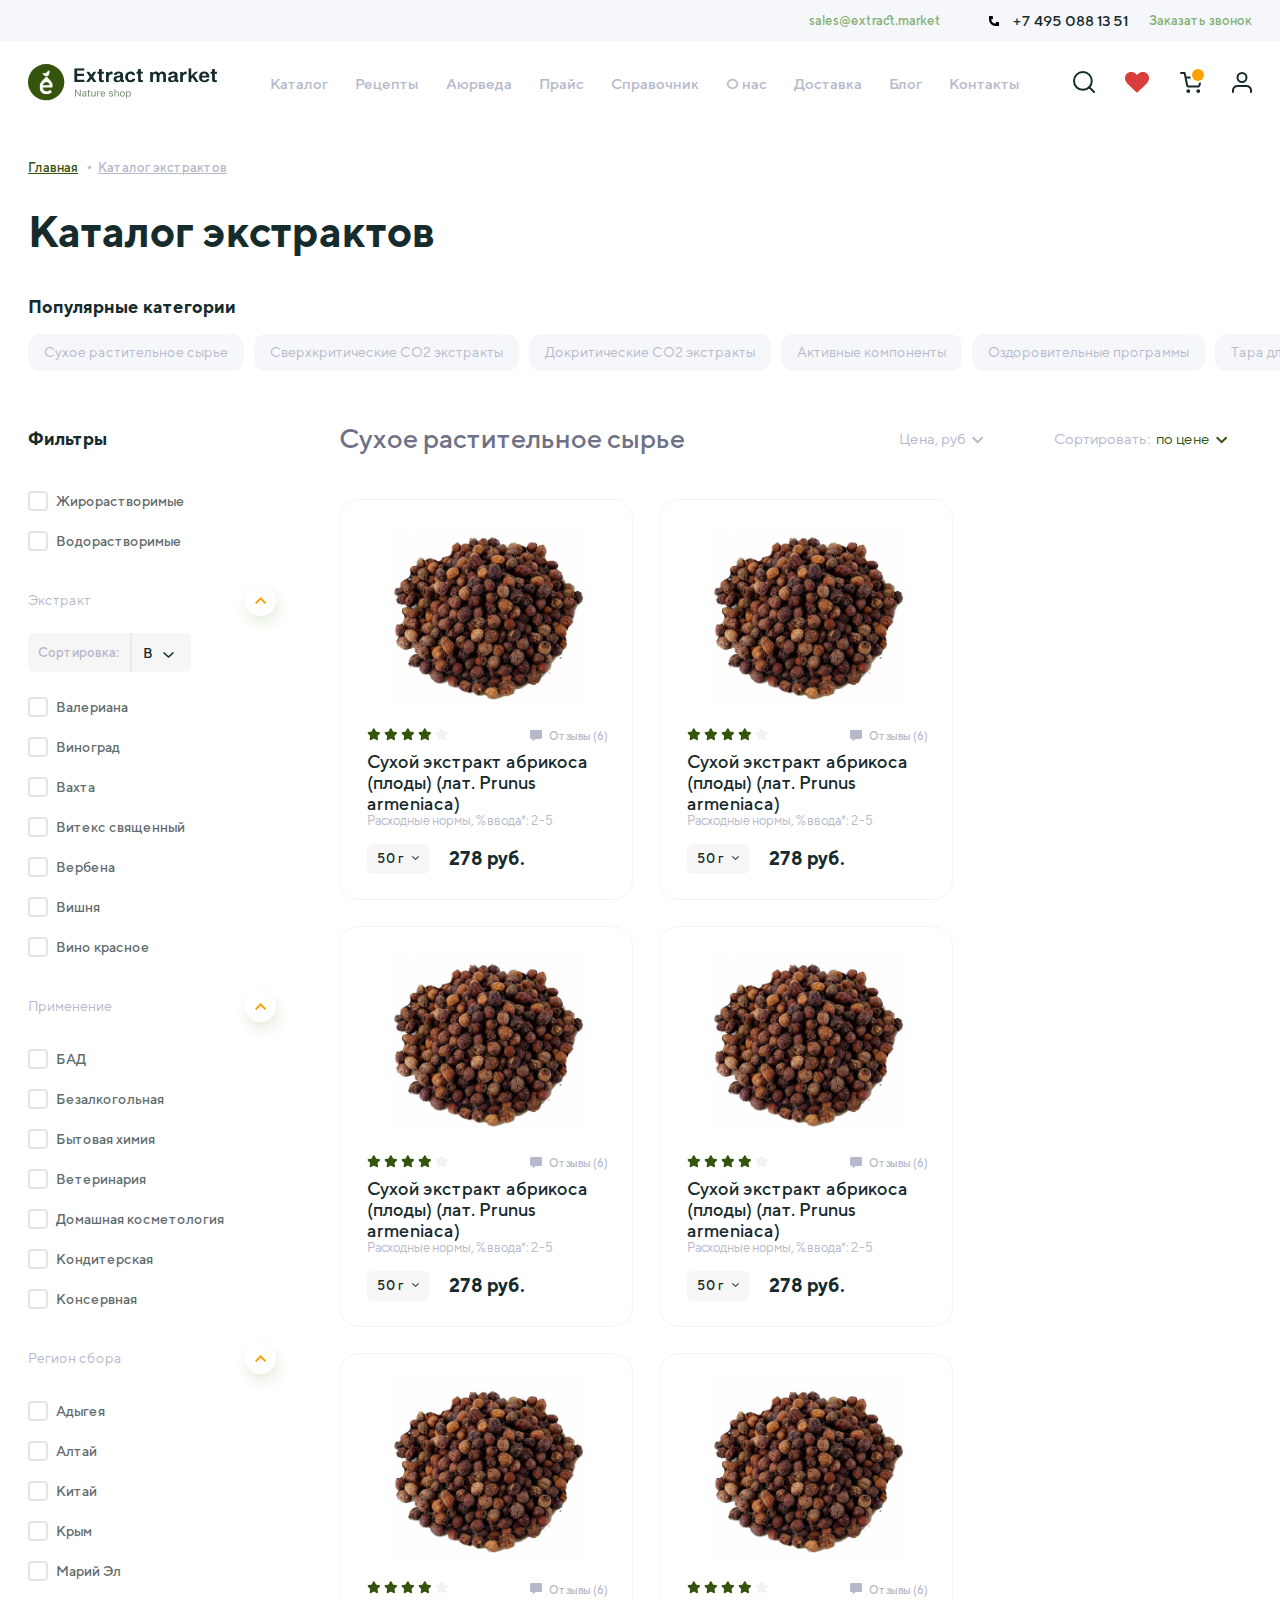
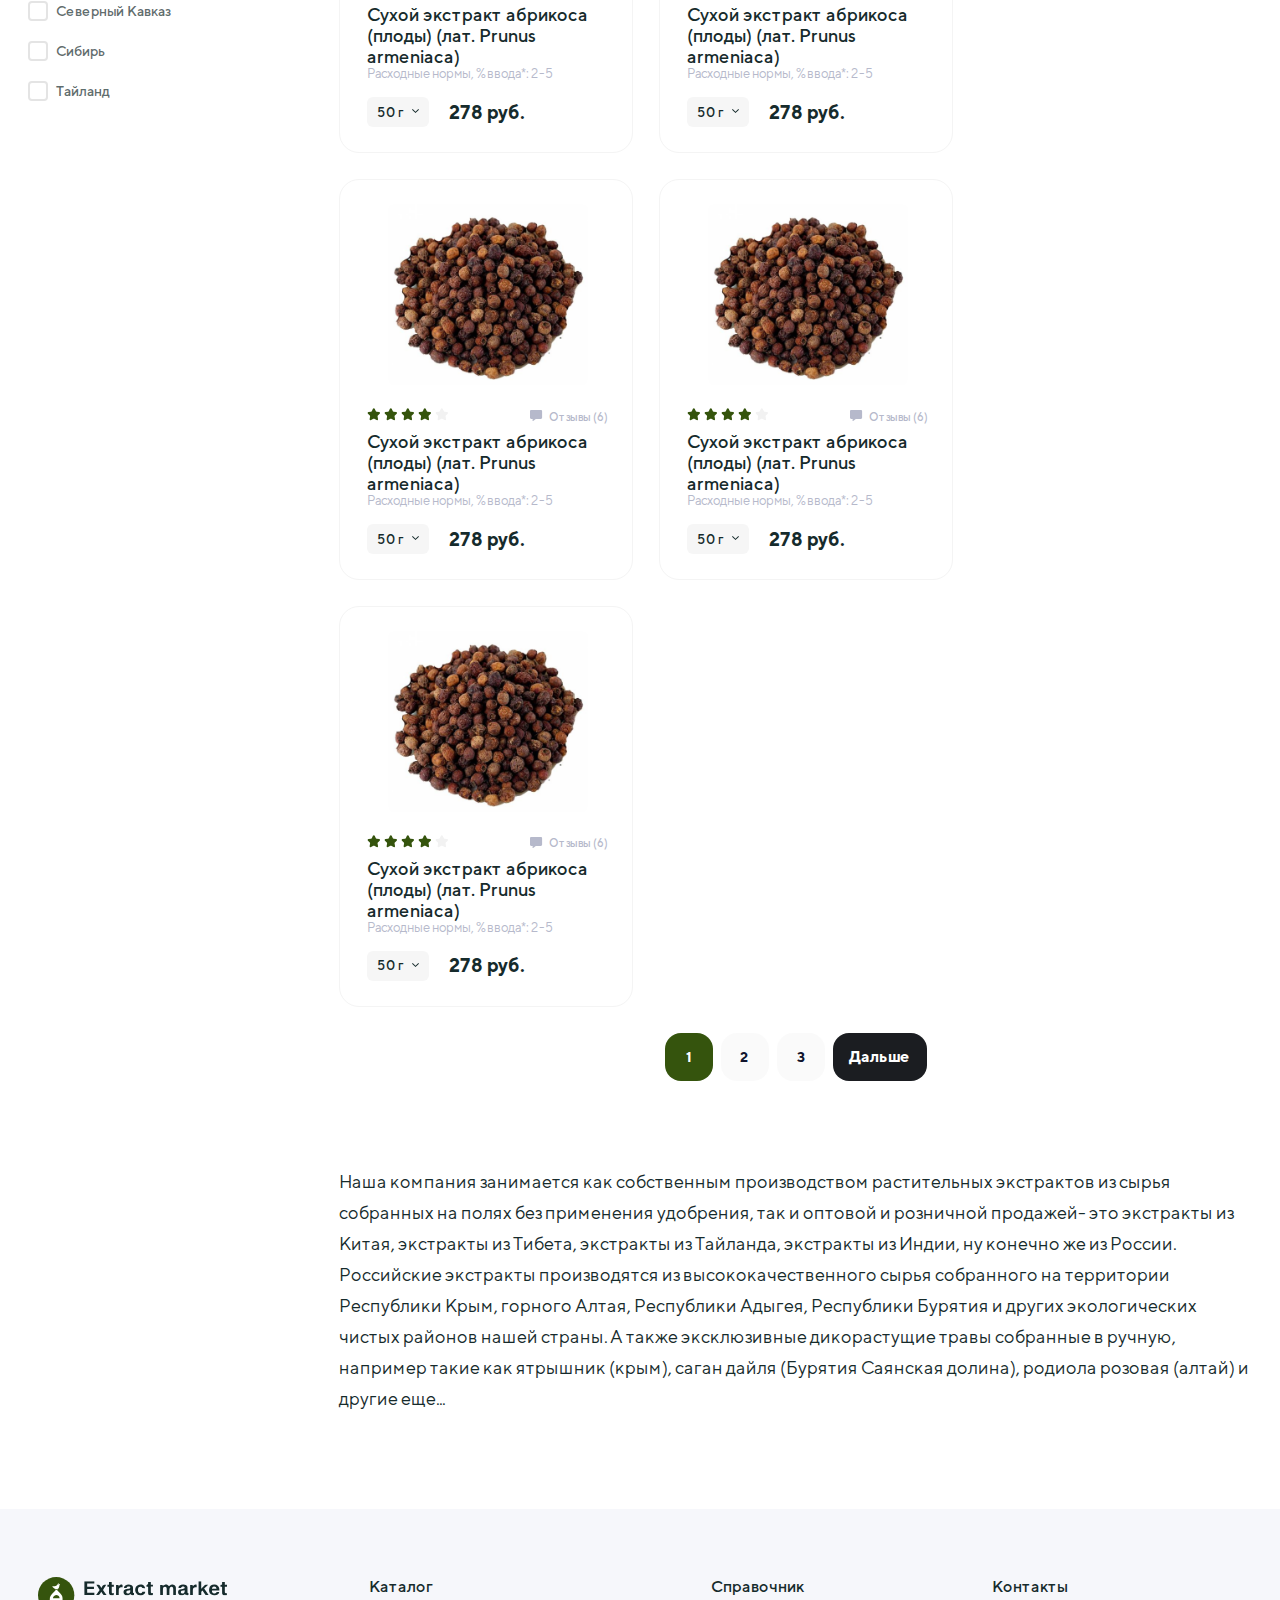
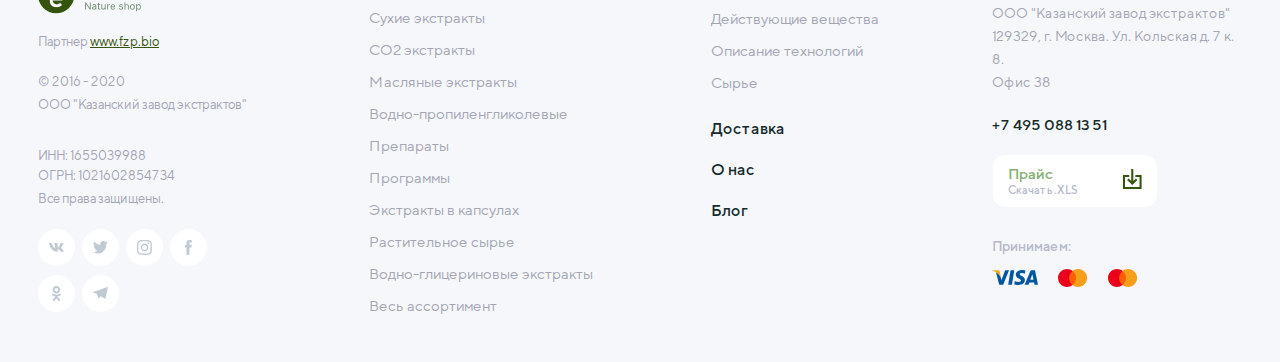
<file: catalog.html>
﻿<!DOCTYPE html>
<html lang="en">

<head>
    <meta charset="UTF-8">
    <meta name="viewport" content="width=device-width, initial-scale=1.0">
    <link rel="preconnect" href="https://fonts.gstatic.com">
    <link
        href="https://fonts.googleapis.com/css2?family=Montserrat:wght@100;200;300;400;500;600;700;800;900&display=swap"
        rel="stylesheet">
    <link rel="stylesheet" href="css/styles.css">
    <link rel="stylesheet" href="css/tt fonts/stylesheet.css">
    <title>Shop</title>
</head>

<body>

    <div class="big_wrapper">
        <div class="preheader">
            <div class="wrapper">
                <div class="contuct_block">
                    <div class="mail"><a href="#">sales@extract.market</a></div>
                    <a href="#" class="number">
                        <div class="icon">
                            <svg width="10" height="10" viewBox="0 0 10 10" fill="none"
                                xmlns="http://www.w3.org/2000/svg">
                                <path
                                    d="M0 3.33333V0.555556C0 0.248752 0.248735 0 0.555556 0H3.33333C3.64015 0 3.88889 0.248752 3.88889 0.555556V2.77778C3.88889 3.08458 3.64015 3.33333 3.33333 3.33333H2.22222C2.22222 5.7879 4.21207 7.77778 6.66667 7.77778V6.66667C6.66667 6.35986 6.9154 6.11111 7.22222 6.11111H9.44444C9.75127 6.11111 10 6.35986 10 6.66667V9.44444C10 9.75125 9.75127 10 9.44444 10H6.66667C2.98477 10 0 7.01525 0 3.33333Z"
                                    fill="black" />
                            </svg>
                        </div>
                        <div class="text">+7 495 088 13 51</div>
                    </a>
                    <div class="order_btn">Заказать звонок</div>
                </div>
            </div>
        </div>
        <div class="header">
            <div class="header_menu">
                <div class="wrapper">
                    <a href="#" class="logo_part"><img src="img/logo.svg" alt=""></a>
                    <div class="menu">
                        <div class="menu_item _hover">
                            <div class="menu_hover">Каталог</div>
                            <div class="menu_body">
                                <div class="wrapper">
                                    <div class="block_title">Каталог товаров</div>
                                    <div class="menu_content_box">
                                        <div class="column">
                                            <div class="catalog_item"><a href="#">СК CO2 экстракты</a></div>
                                            <div class="catalog_item"><a href="#">ДК СО2 экстракты</a></div>
                                            <div class="catalog_item"><a href="#">Сухие экстракты</a></div>
                                            <div class="catalog_item"><a href="#">Экстракты в капсулах</a></div>
                                            <div class="catalog_item"><a href="#">Водно-пропиленгликолиевые</a></div>
                                            <div class="catalog_item"><a href="#">Водно-глицериновые экстракты</a></div>
                                            <div class="catalog_item"><a href="#">Масляные экстракты</a></div>
                                            <div class="catalog_item"><a href="#">Тара для косметики</a></div>
                                            <div class="catalog_item"><a href="#">Активные компоненты</a></div>
                                        </div>
                                        <div class="column">
                                            <div class="catalog_item"><a href="#">Сухое сырье</a></div>
                                            <div class="catalog_item"><a href="#">Воски</a></div>
                                            <div class="catalog_item"><a href="#">Жирные масла</a></div>
                                            <div class="catalog_item"><a href="#">Эфирные масла</a></div>
                                            <div class="catalog_item"><a href="#">Гидролизы</a></div>
                                            <div class="catalog_item"><a href="#">Фруктовые пудры</a></div>
                                            <div class="catalog_item"><a href="#">Порошки абразивы</a></div>
                                            <div class="catalog_item"><a href="#">Отдушки</a></div>
                                            <div class="catalog_item"><a href="#">Глины</a></div>
                                        </div>
                                        <div class="column">
                                            <div class="catalog_item"><a href="#">Кислоты и щелочи</a></div>
                                            <div class="catalog_item"><a href="#">Витамины</a></div>
                                            <div class="catalog_item"><a href="#">Для косметологии и фармацевтики</a>
                                            </div>
                                            <div class="catalog_item"><a href="#">Спа</a></div>
                                            <div class="catalog_item"><a href="#">Павы</a></div>
                                            <div class="catalog_item"><a href="#">Консерванты</a></div>
                                            <div class="catalog_item"><a href="#">Эмульгаторы загустители</a></div>
                                            <div class="catalog_item"><a href="#">Поликватерниумы</a></div>
                                            <div class="catalog_item"><a href="#">Для пищевой промышленности</a></div>

                                        </div>
                                        <div class="good_item">
                                            <div class="good_header">Самый продаваемый товар</div>
                                            <div class="good_pic"><img src="img/good_pic_1.png" alt=""></div>
                                            <div class="not_pic">
                                                <div class="good_feedback">
                                                    <div class="rait">
                                                        <div class="star">
                                                            <svg width="13" height="13" viewBox="0 0 13 13" fill="none"
                                                                xmlns="http://www.w3.org/2000/svg">
                                                                <path
                                                                    d="M11.0084 11.0013C11.149 11.8184 10.2911 12.4418 9.55733 12.0558L7.29433 10.8653C7.00288 10.712 6.65463 10.712 6.36318 10.8653L4.09913 12.0563C3.3655 12.4423 2.50782 11.8193 2.64794 11.0023L3.08065 8.47924C3.13635 8.15448 3.02849 7.82313 2.7923 7.59339L0.954515 5.80577C0.360013 5.22749 0.687303 4.21852 1.50805 4.09933L4.03711 3.73204C4.36504 3.68441 4.64808 3.47743 4.79288 3.17937L5.92361 0.851659C6.2883 0.100922 7.3579 0.100922 7.72259 0.851659L8.85333 3.17937C8.99812 3.47743 9.28116 3.68441 9.6091 3.73204L12.1412 4.09977C12.9614 4.21889 13.289 5.22676 12.6956 5.80537L10.862 7.59326C10.6263 7.82311 10.5188 8.15426 10.5746 8.47873L11.0084 11.0013Z"
                                                                    fill="#F2F2F2" />
                                                            </svg>
                                                        </div>
                                                        <div class="star">
                                                            <svg width="13" height="13" viewBox="0 0 13 13" fill="none"
                                                                xmlns="http://www.w3.org/2000/svg">
                                                                <path
                                                                    d="M11.0084 11.0013C11.149 11.8184 10.2911 12.4418 9.55733 12.0558L7.29433 10.8653C7.00288 10.712 6.65463 10.712 6.36318 10.8653L4.09913 12.0563C3.3655 12.4423 2.50782 11.8193 2.64794 11.0023L3.08065 8.47924C3.13635 8.15448 3.02849 7.82313 2.7923 7.59339L0.954515 5.80577C0.360013 5.22749 0.687303 4.21852 1.50805 4.09933L4.03711 3.73204C4.36504 3.68441 4.64808 3.47743 4.79288 3.17937L5.92361 0.851659C6.2883 0.100922 7.3579 0.100922 7.72259 0.851659L8.85333 3.17937C8.99812 3.47743 9.28116 3.68441 9.6091 3.73204L12.1412 4.09977C12.9614 4.21889 13.289 5.22676 12.6956 5.80537L10.862 7.59326C10.6263 7.82311 10.5188 8.15426 10.5746 8.47873L11.0084 11.0013Z"
                                                                    fill="#F2F2F2" />
                                                            </svg>
                                                        </div>
                                                        <div class="star">
                                                            <svg width="13" height="13" viewBox="0 0 13 13" fill="none"
                                                                xmlns="http://www.w3.org/2000/svg">
                                                                <path
                                                                    d="M11.0084 11.0013C11.149 11.8184 10.2911 12.4418 9.55733 12.0558L7.29433 10.8653C7.00288 10.712 6.65463 10.712 6.36318 10.8653L4.09913 12.0563C3.3655 12.4423 2.50782 11.8193 2.64794 11.0023L3.08065 8.47924C3.13635 8.15448 3.02849 7.82313 2.7923 7.59339L0.954515 5.80577C0.360013 5.22749 0.687303 4.21852 1.50805 4.09933L4.03711 3.73204C4.36504 3.68441 4.64808 3.47743 4.79288 3.17937L5.92361 0.851659C6.2883 0.100922 7.3579 0.100922 7.72259 0.851659L8.85333 3.17937C8.99812 3.47743 9.28116 3.68441 9.6091 3.73204L12.1412 4.09977C12.9614 4.21889 13.289 5.22676 12.6956 5.80537L10.862 7.59326C10.6263 7.82311 10.5188 8.15426 10.5746 8.47873L11.0084 11.0013Z"
                                                                    fill="#F2F2F2" />
                                                            </svg>
                                                        </div>
                                                        <div class="star">
                                                            <svg width="13" height="13" viewBox="0 0 13 13" fill="none"
                                                                xmlns="http://www.w3.org/2000/svg">
                                                                <path
                                                                    d="M11.0084 11.0013C11.149 11.8184 10.2911 12.4418 9.55733 12.0558L7.29433 10.8653C7.00288 10.712 6.65463 10.712 6.36318 10.8653L4.09913 12.0563C3.3655 12.4423 2.50782 11.8193 2.64794 11.0023L3.08065 8.47924C3.13635 8.15448 3.02849 7.82313 2.7923 7.59339L0.954515 5.80577C0.360013 5.22749 0.687303 4.21852 1.50805 4.09933L4.03711 3.73204C4.36504 3.68441 4.64808 3.47743 4.79288 3.17937L5.92361 0.851659C6.2883 0.100922 7.3579 0.100922 7.72259 0.851659L8.85333 3.17937C8.99812 3.47743 9.28116 3.68441 9.6091 3.73204L12.1412 4.09977C12.9614 4.21889 13.289 5.22676 12.6956 5.80537L10.862 7.59326C10.6263 7.82311 10.5188 8.15426 10.5746 8.47873L11.0084 11.0013Z"
                                                                    fill="#F2F2F2" />
                                                            </svg>
                                                        </div>
                                                        <div class="star">
                                                            <svg width="13" height="13" viewBox="0 0 13 13" fill="none"
                                                                xmlns="http://www.w3.org/2000/svg">
                                                                <path
                                                                    d="M11.0084 11.0013C11.149 11.8184 10.2911 12.4418 9.55733 12.0558L7.29433 10.8653C7.00288 10.712 6.65463 10.712 6.36318 10.8653L4.09913 12.0563C3.3655 12.4423 2.50782 11.8193 2.64794 11.0023L3.08065 8.47924C3.13635 8.15448 3.02849 7.82313 2.7923 7.59339L0.954515 5.80577C0.360013 5.22749 0.687303 4.21852 1.50805 4.09933L4.03711 3.73204C4.36504 3.68441 4.64808 3.47743 4.79288 3.17937L5.92361 0.851659C6.2883 0.100922 7.3579 0.100922 7.72259 0.851659L8.85333 3.17937C8.99812 3.47743 9.28116 3.68441 9.6091 3.73204L12.1412 4.09977C12.9614 4.21889 13.289 5.22676 12.6956 5.80537L10.862 7.59326C10.6263 7.82311 10.5188 8.15426 10.5746 8.47873L11.0084 11.0013Z"
                                                                    fill="#F2F2F2" />
                                                            </svg>
                                                        </div>
                                                    </div>
                                                    <div class="comment">
                                                        <div class="icon">
                                                            <svg width="13" height="11" viewBox="0 0 13 11" fill="none"
                                                                xmlns="http://www.w3.org/2000/svg">
                                                                <path
                                                                    d="M10.8547 0H1.24525C0.557518 0 0 0.542532 0 1.21178V7.67461C0 8.34386 0.557518 8.88639 1.24525 8.88639H2.71881L2.49301 10.5517C2.46784 10.7735 2.63215 10.9731 2.86002 10.9976C2.97769 11.0102 3.0953 10.9733 3.1833 10.8963L5.83236 8.88639H10.8547C11.5425 8.88639 12.1 8.34386 12.1 7.67461V1.21178C12.1 0.542532 11.5425 0 10.8547 0Z"
                                                                    fill="#B6B9CB" />
                                                            </svg>
                                                        </div>
                                                        <div class="text"><span>Отзывы </span>(6)</div>
                                                    </div>
                                                </div>
                                                <a href="#" class="good_title">Сухой экстракт абрикоса (плоды) (лат.
                                                    Prunus
                                                    armeniaca)</a>
                                                <div class="good_desc">Расходные нормы, % ввода*: 2-5</div>
                                                <div class="good_footer">

                                                    <div class="drop_price">278 руб.</div>
                                                </div>
                                            </div>
                                            <div class="add_cart">
                                                <div class="icon">
                                                    <svg width="22" height="21" viewBox="0 0 22 21" fill="none"
                                                        xmlns="http://www.w3.org/2000/svg">
                                                        <path
                                                            d="M8.27262 20C8.77469 20 9.18171 19.5949 9.18171 19.0952C9.18171 18.5955 8.77469 18.1904 8.27262 18.1904C7.77054 18.1904 7.36353 18.5955 7.36353 19.0952C7.36353 19.5949 7.77054 20 8.27262 20Z"
                                                            fill="white" stroke="white" stroke-width="2"
                                                            stroke-linecap="round" stroke-linejoin="round" />
                                                        <path
                                                            d="M18.2726 20C18.7747 20 19.1817 19.5949 19.1817 19.0952C19.1817 18.5955 18.7747 18.1904 18.2726 18.1904C17.7705 18.1904 17.3635 18.5955 17.3635 19.0952C17.3635 19.5949 17.7705 20 18.2726 20Z"
                                                            fill="white" stroke="white" stroke-width="2"
                                                            stroke-linecap="round" stroke-linejoin="round" />
                                                        <path
                                                            d="M1 1H4.63636L7.07273 13.1148C7.15586 13.5313 7.38355 13.9055 7.71595 14.1718C8.04835 14.4381 8.46427 14.5796 8.89091 14.5714H17.7273C18.1539 14.5796 18.5698 14.4381 18.9022 14.1718C19.2346 13.9055 19.4623 13.5313 19.5455 13.1148L21 5.52381H5.54545"
                                                            stroke="white" stroke-width="2" stroke-linecap="round"
                                                            stroke-linejoin="round" />
                                                    </svg>
                                                </div>
                                            </div>

                                        </div>
                                    </div>
                                </div>
                            </div>
                        </div>
                        <div class="menu_item"><a href="#">Рецепты</a></div>
                        <div class="menu_item"><a href="#">Аюрведа</a></div>
                        <div class="menu_item"><a href="#">Прайс</a></div>
                        <div class="menu_item"><a href="#">Справочник</a></div>
                        <div class="menu_item"><a href="#">О нас</a></div>
                        <div class="menu_item"><a href="#">Доставка</a></div>
                        <div class="menu_item"><a href="#">Блог</a></div>
                        <div class="menu_item"><a href="#">Контакты</a></div>
                    </div>
                    <div class="controls_part">
                        <div class="mobile_phone">
                            <svg width="13" height="13" viewBox="0 0 13 13" fill="none"
                                xmlns="http://www.w3.org/2000/svg">
                                <path
                                    d="M0 4.33333V0.722222C0 0.323378 0.323356 0 0.722222 0H4.33333C4.7322 0 5.05556 0.323378 5.05556 0.722222V3.61111C5.05556 4.00996 4.7322 4.33333 4.33333 4.33333H2.88889C2.88889 7.52426 5.47569 10.1111 8.66667 10.1111V8.66667C8.66667 8.26782 8.99002 7.94444 9.38889 7.94444H12.2778C12.6766 7.94444 13 8.26782 13 8.66667V12.2778C13 12.6766 12.6766 13 12.2778 13H8.66667C3.8802 13 0 9.11982 0 4.33333Z"
                                    fill="white" />
                            </svg>
                        </div>
                        <div class="search_block">
                            <div class="search"><img src="img/Search.svg" alt=""></div>
                        </div>
                        <div class="liked">
                            <svg width="24" height="21" viewBox="0 0 24 21" fill="none"
                                xmlns="http://www.w3.org/2000/svg">
                                <path
                                    d="M22.2991 1.66078C21.1651 0.553436 19.5983 0 17.5981 0C17.0446 0 16.4796 0.0959764 15.9039 0.287836C15.3279 0.479836 14.792 0.738869 14.2969 1.06475C13.8012 1.39053 13.3752 1.69648 13.0178 1.98211C12.6608 2.26783 12.3214 2.57148 12 2.89281C11.6785 2.57148 11.3392 2.26783 10.9822 1.98211C10.6249 1.69648 10.1987 1.39072 9.70306 1.06475C9.20751 0.738728 8.67176 0.479883 8.0959 0.287836C7.52009 0.0960233 6.95525 0 6.40172 0C4.40165 0 2.83478 0.553577 1.70089 1.66078C0.566993 2.76789 0 4.30351 0 6.26779C0 6.86603 0.105077 7.48223 0.314809 8.11593C0.52454 8.74986 0.763544 9.29012 1.03135 9.73646C1.29911 10.1828 1.60275 10.6182 1.94205 11.0423C2.28134 11.4664 2.52931 11.7586 2.68537 11.9194C2.84158 12.08 2.96439 12.1962 3.05366 12.2675L11.4107 20.33C11.5715 20.4909 11.7679 20.5713 12 20.5713C12.2321 20.5713 12.4286 20.4909 12.5893 20.3304L20.9331 12.2945C22.9778 10.25 24 8.24104 24 6.26779C24 4.30351 23.433 2.76789 22.2991 1.66078Z"
                                    fill="#D93D3C" />
                            </svg>
                        </div>
                        <div class="cart">
                            <img src="img/Cart.svg" alt="">
                            <svg width="22" height="21" viewBox="0 0 22 21" fill="none"
                                xmlns="http://www.w3.org/2000/svg">
                                <path
                                    d="M8.27262 20C8.77469 20 9.18171 19.5949 9.18171 19.0952C9.18171 18.5955 8.77469 18.1904 8.27262 18.1904C7.77054 18.1904 7.36353 18.5955 7.36353 19.0952C7.36353 19.5949 7.77054 20 8.27262 20Z"
                                    fill="white" stroke="white" stroke-width="2" stroke-linecap="round"
                                    stroke-linejoin="round" />
                                <path
                                    d="M18.2726 20C18.7747 20 19.1817 19.5949 19.1817 19.0952C19.1817 18.5955 18.7747 18.1904 18.2726 18.1904C17.7705 18.1904 17.3635 18.5955 17.3635 19.0952C17.3635 19.5949 17.7705 20 18.2726 20Z"
                                    fill="white" stroke="white" stroke-width="2" stroke-linecap="round"
                                    stroke-linejoin="round" />
                                <path
                                    d="M1 1H4.63636L7.07273 13.1148C7.15586 13.5313 7.38355 13.9055 7.71595 14.1718C8.04835 14.4381 8.46427 14.5796 8.89091 14.5714H17.7273C18.1539 14.5796 18.5698 14.4381 18.9022 14.1718C19.2346 13.9055 19.4623 13.5313 19.5455 13.1148L21 5.52381H5.54545"
                                    stroke="white" stroke-width="2" stroke-linecap="round" stroke-linejoin="round" />
                            </svg>
                        </div>
                        <div class="user">
                            <img src="img/user.svg" alt="">
                        </div>

                        <div class="burger">
                            <div class="burger_upper"></div>
                            <div class="burger_lower"></div>
                        </div>
                    </div>
                </div>
            </div>

        </div>
        <div class="bread_chumps">
            <div class="wrapper">
                <div class="way_item _main"><a href="#">Главная</a></div>
                <div class="way_item"><a href="#">Каталог экстрактов</a></div>
            </div>
        </div>
        <div class="page_title">
            <div class="wrapper">Каталог экстрактов</div>
        </div>
        <div class="popular_categories">
            <div class="wrapper">
                <div class="block_title">Популярные категории</div>
                <div class="cat_body">
                    <div class="cat_item"><a href="#">Сухое растительное сырье</a></div>
                    <div class="cat_item"><a href="#">Сверхкритические CO2 экстракты</a></div>
                    <div class="cat_item"><a href="#">Докритические CO2 экстракты</a></div>
                    <div class="cat_item"><a href="#">Активные компоненты</a></div>
                    <div class="cat_item"><a href="#">Оздоровительные программы</a></div>
                    <div class="cat_item"><a href="#">Тара для косметики</a></div>

                </div>
            </div>
        </div>

        <div class="catalog_page">
            <div class="wrapper">
                <div class="left_part_filter">
                    <div class="filter_body">
                        <div class="content">
                            <div class="block_title">Фильтры</div>
                            <div class="filter_item _first">
                                <div class="item_header">
                                    <div class="item_title"></div>
                                    <div class="item_arrow">

                                    </div>
                                </div>
                                <div class="item_body">
                                    <div class="check_box_item">
                                        <div class="icon">
                                            <svg width="10" height="9" viewBox="0 0 10 9" fill="none"
                                                xmlns="http://www.w3.org/2000/svg">
                                                <path
                                                    d="M3.5 5.375L1.5 3.375L0 4.875L3.5 8.375L10 1.875L8.5 0.375L3.5 5.375Z"
                                                    fill="white" />
                                            </svg>
                                        </div>
                                        <div class="text">Жирорастворимые</div>
                                    </div>
                                    <div class="check_box_item">
                                        <div class="icon">
                                            <svg width="10" height="9" viewBox="0 0 10 9" fill="none"
                                                xmlns="http://www.w3.org/2000/svg">
                                                <path
                                                    d="M3.5 5.375L1.5 3.375L0 4.875L3.5 8.375L10 1.875L8.5 0.375L3.5 5.375Z"
                                                    fill="white" />
                                            </svg>
                                        </div>
                                        <div class="text">Водорастворимые</div>
                                    </div>
                                </div>
                            </div>
                            <div class="filter_item">
                                <div class="item_header">
                                    <div class="item_title">Экстракт</div>
                                    <div class="item_arrow">
                                        <svg width="12" height="8" viewBox="0 0 12 8" fill="none"
                                            xmlns="http://www.w3.org/2000/svg">
                                            <path
                                                d="M11.3137 5.65683L9.8995 7.07105L5.65685 2.8284L1.41421 7.07104L1.68643e-08 5.65683L5.65685 -2.28207e-05L11.3137 5.65683Z"
                                                fill="#FBA000" />
                                        </svg>
                                    </div>
                                </div>
                                <div class="sorted_by">
                                    <div class="left_sort">Сортировка:</div>
                                    <div class="line"></div>
                                    <div class="right_sort">
                                        <div class="drop_down_item _title">
                                            <div class="drop_down_text">В</div>
                                            <div class="drop_down_arrow">
                                                <svg width="11" height="6" viewBox="0 0 11 6" fill="none"
                                                    xmlns="http://www.w3.org/2000/svg">
                                                    <path
                                                        d="M1.1 0L0 0.999997L5.49999 6L11 1.00002L9.9 2.05676e-05L5.50001 3.99999L1.1 0Z"
                                                        fill="#162B2C" />
                                                </svg>
                                            </div>
                                        </div>
                                        <div class="drop_down_body">
                                            <div class="drop_down_item">B</div>
                                            <div class="drop_down_item">B1</div>
                                            <div class="drop_down_item">B2</div>
                                        </div>
                                    </div>
                                </div>
                                <div class="item_body">
                                    <div class="check_box_item">
                                        <div class="icon">
                                            <svg width="10" height="9" viewBox="0 0 10 9" fill="none"
                                                xmlns="http://www.w3.org/2000/svg">
                                                <path
                                                    d="M3.5 5.375L1.5 3.375L0 4.875L3.5 8.375L10 1.875L8.5 0.375L3.5 5.375Z"
                                                    fill="white" />
                                            </svg>
                                        </div>
                                        <div class="text">Валериана</div>
                                    </div>
                                    <div class="check_box_item">
                                        <div class="icon">
                                            <svg width="10" height="9" viewBox="0 0 10 9" fill="none"
                                                xmlns="http://www.w3.org/2000/svg">
                                                <path
                                                    d="M3.5 5.375L1.5 3.375L0 4.875L3.5 8.375L10 1.875L8.5 0.375L3.5 5.375Z"
                                                    fill="white" />
                                            </svg>
                                        </div>
                                        <div class="text">Виноград</div>
                                    </div>
                                    <div class="check_box_item">
                                        <div class="icon">
                                            <svg width="10" height="9" viewBox="0 0 10 9" fill="none"
                                                xmlns="http://www.w3.org/2000/svg">
                                                <path
                                                    d="M3.5 5.375L1.5 3.375L0 4.875L3.5 8.375L10 1.875L8.5 0.375L3.5 5.375Z"
                                                    fill="white" />
                                            </svg>
                                        </div>
                                        <div class="text">Вахта</div>
                                    </div>
                                    <div class="check_box_item">
                                        <div class="icon">
                                            <svg width="10" height="9" viewBox="0 0 10 9" fill="none"
                                                xmlns="http://www.w3.org/2000/svg">
                                                <path
                                                    d="M3.5 5.375L1.5 3.375L0 4.875L3.5 8.375L10 1.875L8.5 0.375L3.5 5.375Z"
                                                    fill="white" />
                                            </svg>
                                        </div>
                                        <div class="text">Витекс священный</div>
                                    </div>
                                    <div class="check_box_item">
                                        <div class="icon">
                                            <svg width="10" height="9" viewBox="0 0 10 9" fill="none"
                                                xmlns="http://www.w3.org/2000/svg">
                                                <path
                                                    d="M3.5 5.375L1.5 3.375L0 4.875L3.5 8.375L10 1.875L8.5 0.375L3.5 5.375Z"
                                                    fill="white" />
                                            </svg>
                                        </div>
                                        <div class="text">Вербена</div>
                                    </div>
                                    <div class="check_box_item">
                                        <div class="icon">
                                            <svg width="10" height="9" viewBox="0 0 10 9" fill="none"
                                                xmlns="http://www.w3.org/2000/svg">
                                                <path
                                                    d="M3.5 5.375L1.5 3.375L0 4.875L3.5 8.375L10 1.875L8.5 0.375L3.5 5.375Z"
                                                    fill="white" />
                                            </svg>
                                        </div>
                                        <div class="text">Вишня</div>
                                    </div>
                                    <div class="check_box_item">
                                        <div class="icon">
                                            <svg width="10" height="9" viewBox="0 0 10 9" fill="none"
                                                xmlns="http://www.w3.org/2000/svg">
                                                <path
                                                    d="M3.5 5.375L1.5 3.375L0 4.875L3.5 8.375L10 1.875L8.5 0.375L3.5 5.375Z"
                                                    fill="white" />
                                            </svg>
                                        </div>
                                        <div class="text">Вино красное</div>
                                    </div>
                                </div>

                            </div>
                            <div class="filter_item">
                                <div class="item_header">
                                    <div class="item_title">Применение</div>
                                    <div class="item_arrow">
                                        <svg width="12" height="8" viewBox="0 0 12 8" fill="none"
                                            xmlns="http://www.w3.org/2000/svg">
                                            <path
                                                d="M11.3137 5.65683L9.8995 7.07105L5.65685 2.8284L1.41421 7.07104L1.68643e-08 5.65683L5.65685 -2.28207e-05L11.3137 5.65683Z"
                                                fill="#FBA000" />
                                        </svg>
                                    </div>
                                </div>

                                <div class="item_body">
                                    <div class="check_box_item">
                                        <div class="icon">
                                            <svg width="10" height="9" viewBox="0 0 10 9" fill="none"
                                                xmlns="http://www.w3.org/2000/svg">
                                                <path
                                                    d="M3.5 5.375L1.5 3.375L0 4.875L3.5 8.375L10 1.875L8.5 0.375L3.5 5.375Z"
                                                    fill="white" />
                                            </svg>
                                        </div>
                                        <div class="text">БАД</div>
                                    </div>
                                    <div class="check_box_item">
                                        <div class="icon">
                                            <svg width="10" height="9" viewBox="0 0 10 9" fill="none"
                                                xmlns="http://www.w3.org/2000/svg">
                                                <path
                                                    d="M3.5 5.375L1.5 3.375L0 4.875L3.5 8.375L10 1.875L8.5 0.375L3.5 5.375Z"
                                                    fill="white" />
                                            </svg>
                                        </div>
                                        <div class="text">Безалкогольная</div>
                                    </div>
                                    <div class="check_box_item">
                                        <div class="icon">
                                            <svg width="10" height="9" viewBox="0 0 10 9" fill="none"
                                                xmlns="http://www.w3.org/2000/svg">
                                                <path
                                                    d="M3.5 5.375L1.5 3.375L0 4.875L3.5 8.375L10 1.875L8.5 0.375L3.5 5.375Z"
                                                    fill="white" />
                                            </svg>
                                        </div>
                                        <div class="text">Бытовая химия</div>
                                    </div>
                                    <div class="check_box_item">
                                        <div class="icon">
                                            <svg width="10" height="9" viewBox="0 0 10 9" fill="none"
                                                xmlns="http://www.w3.org/2000/svg">
                                                <path
                                                    d="M3.5 5.375L1.5 3.375L0 4.875L3.5 8.375L10 1.875L8.5 0.375L3.5 5.375Z"
                                                    fill="white" />
                                            </svg>
                                        </div>
                                        <div class="text">Ветеринария</div>
                                    </div>
                                    <div class="check_box_item">
                                        <div class="icon">
                                            <svg width="10" height="9" viewBox="0 0 10 9" fill="none"
                                                xmlns="http://www.w3.org/2000/svg">
                                                <path
                                                    d="M3.5 5.375L1.5 3.375L0 4.875L3.5 8.375L10 1.875L8.5 0.375L3.5 5.375Z"
                                                    fill="white" />
                                            </svg>
                                        </div>
                                        <div class="text">Домашная косметология</div>
                                    </div>
                                    <div class="check_box_item">
                                        <div class="icon">
                                            <svg width="10" height="9" viewBox="0 0 10 9" fill="none"
                                                xmlns="http://www.w3.org/2000/svg">
                                                <path
                                                    d="M3.5 5.375L1.5 3.375L0 4.875L3.5 8.375L10 1.875L8.5 0.375L3.5 5.375Z"
                                                    fill="white" />
                                            </svg>
                                        </div>
                                        <div class="text">Кондитерская</div>
                                    </div>
                                    <div class="check_box_item">
                                        <div class="icon">
                                            <svg width="10" height="9" viewBox="0 0 10 9" fill="none"
                                                xmlns="http://www.w3.org/2000/svg">
                                                <path
                                                    d="M3.5 5.375L1.5 3.375L0 4.875L3.5 8.375L10 1.875L8.5 0.375L3.5 5.375Z"
                                                    fill="white" />
                                            </svg>
                                        </div>
                                        <div class="text">Консервная</div>
                                    </div>
                                </div>

                            </div>
                            <div class="filter_item">
                                <div class="item_header">
                                    <div class="item_title">Регион сбора</div>
                                    <div class="item_arrow">
                                        <svg width="12" height="8" viewBox="0 0 12 8" fill="none"
                                            xmlns="http://www.w3.org/2000/svg">
                                            <path
                                                d="M11.3137 5.65683L9.8995 7.07105L5.65685 2.8284L1.41421 7.07104L1.68643e-08 5.65683L5.65685 -2.28207e-05L11.3137 5.65683Z"
                                                fill="#FBA000" />
                                        </svg>
                                    </div>
                                </div>

                                <div class="item_body">
                                    <div class="check_box_item">
                                        <div class="icon">
                                            <svg width="10" height="9" viewBox="0 0 10 9" fill="none"
                                                xmlns="http://www.w3.org/2000/svg">
                                                <path
                                                    d="M3.5 5.375L1.5 3.375L0 4.875L3.5 8.375L10 1.875L8.5 0.375L3.5 5.375Z"
                                                    fill="white" />
                                            </svg>
                                        </div>
                                        <div class="text">Адыгея</div>
                                    </div>
                                    <div class="check_box_item">
                                        <div class="icon">
                                            <svg width="10" height="9" viewBox="0 0 10 9" fill="none"
                                                xmlns="http://www.w3.org/2000/svg">
                                                <path
                                                    d="M3.5 5.375L1.5 3.375L0 4.875L3.5 8.375L10 1.875L8.5 0.375L3.5 5.375Z"
                                                    fill="white" />
                                            </svg>
                                        </div>
                                        <div class="text">Алтай</div>
                                    </div>
                                    <div class="check_box_item">
                                        <div class="icon">
                                            <svg width="10" height="9" viewBox="0 0 10 9" fill="none"
                                                xmlns="http://www.w3.org/2000/svg">
                                                <path
                                                    d="M3.5 5.375L1.5 3.375L0 4.875L3.5 8.375L10 1.875L8.5 0.375L3.5 5.375Z"
                                                    fill="white" />
                                            </svg>
                                        </div>
                                        <div class="text">Китай</div>
                                    </div>
                                    <div class="check_box_item">
                                        <div class="icon">
                                            <svg width="10" height="9" viewBox="0 0 10 9" fill="none"
                                                xmlns="http://www.w3.org/2000/svg">
                                                <path
                                                    d="M3.5 5.375L1.5 3.375L0 4.875L3.5 8.375L10 1.875L8.5 0.375L3.5 5.375Z"
                                                    fill="white" />
                                            </svg>
                                        </div>
                                        <div class="text">Крым</div>
                                    </div>
                                    <div class="check_box_item">
                                        <div class="icon">
                                            <svg width="10" height="9" viewBox="0 0 10 9" fill="none"
                                                xmlns="http://www.w3.org/2000/svg">
                                                <path
                                                    d="M3.5 5.375L1.5 3.375L0 4.875L3.5 8.375L10 1.875L8.5 0.375L3.5 5.375Z"
                                                    fill="white" />
                                            </svg>
                                        </div>
                                        <div class="text">Марий Эл</div>
                                    </div>
                                    <div class="check_box_item">
                                        <div class="icon">
                                            <svg width="10" height="9" viewBox="0 0 10 9" fill="none"
                                                xmlns="http://www.w3.org/2000/svg">
                                                <path
                                                    d="M3.5 5.375L1.5 3.375L0 4.875L3.5 8.375L10 1.875L8.5 0.375L3.5 5.375Z"
                                                    fill="white" />
                                            </svg>
                                        </div>
                                        <div class="text">Северный Кавказ</div>
                                    </div>
                                    <div class="check_box_item">
                                        <div class="icon">
                                            <svg width="10" height="9" viewBox="0 0 10 9" fill="none"
                                                xmlns="http://www.w3.org/2000/svg">
                                                <path
                                                    d="M3.5 5.375L1.5 3.375L0 4.875L3.5 8.375L10 1.875L8.5 0.375L3.5 5.375Z"
                                                    fill="white" />
                                            </svg>
                                        </div>
                                        <div class="text">Сибирь</div>
                                    </div>
                                    <div class="check_box_item">
                                        <div class="icon">
                                            <svg width="10" height="9" viewBox="0 0 10 9" fill="none"
                                                xmlns="http://www.w3.org/2000/svg">
                                                <path
                                                    d="M3.5 5.375L1.5 3.375L0 4.875L3.5 8.375L10 1.875L8.5 0.375L3.5 5.375Z"
                                                    fill="white" />
                                            </svg>
                                        </div>
                                        <div class="text">Тайланд</div>
                                    </div>
                                </div>

                            </div>
                            <div class="mobile_bnts">
                                <div class="btn_1">Применить</div>
                                <div class="btn_2">Сбросить фильтр</div>
                            </div>
                        </div>

                    </div>
                    <div class="black_href"></div>
                </div>
                <div class="right_part">
                    <div class="filter_header">
                        <div class="block_title">Сухое растительное сырье</div>
                        <div class="price_filter">
                            <div class="drop_sort_item _title">
                                <div class="text">Цена, руб</div>
                                <div class="icon">
                                    <svg width="12" height="8" viewBox="0 0 12 8" fill="none"
                                        xmlns="http://www.w3.org/2000/svg">
                                        <path
                                            d="M1.23359e-05 1.87857L1.41423 0.464355L5.65687 4.707L9.89951 0.464355L11.3137 1.87857L5.65687 7.53542L1.23359e-05 1.87857Z"
                                            fill="#B6B9CB" />
                                    </svg>
                                </div>
                            </div>
                            <div class="drop_sort_body">
                                <div class="drop_sort_item">Цена1</div>
                                <div class="drop_sort_item">Цена2</div>
                                <div class="drop_sort_item">Цена3</div>
                            </div>
                        </div>
                        <div class="sorting_price">
                            <div class="drop_sort_item _title">
                                <div class="text">Сортировать:</div>
                                <div class="value">по цене</div>
                                <div class="icon">
                                    <svg width="12" height="8" viewBox="0 0 12 8" fill="none"
                                        xmlns="http://www.w3.org/2000/svg">
                                        <path
                                            d="M1.23359e-05 1.87857L1.41423 0.464355L5.65687 4.707L9.89951 0.464355L11.3137 1.87857L5.65687 7.53542L1.23359e-05 1.87857Z"
                                            fill="#B6B9CB" />
                                    </svg>
                                </div>
                            </div>
                            <div class="drop_sort_body">
                                <div class="drop_sort_item">Цена1</div>
                                <div class="drop_sort_item">Цена2</div>
                                <div class="drop_sort_item">Цена3</div>
                            </div>
                        </div>
                        <div class="mobile_filter">
                            <div class="filter_mobile">
                                <div class="icon">
                                    <svg width="18" height="17" viewBox="0 0 18 17" fill="none"
                                        xmlns="http://www.w3.org/2000/svg">
                                        <path fill-rule="evenodd" clip-rule="evenodd"
                                            d="M4 0C5.86384 0 7.42994 1.27477 7.87398 3H16V5H7.87398C7.42994 6.72523 5.86384 8 4 8C1.79086 8 0 6.20914 0 4C0 1.79086 1.79086 0 4 0ZM4 6C5.10457 6 6 5.10457 6 4C6 2.89543 5.10457 2 4 2C2.89543 2 2 2.89543 2 4C2 5.10457 2.89543 6 4 6Z"
                                            fill="#162B2C" />
                                        <path fill-rule="evenodd" clip-rule="evenodd"
                                            d="M14 17C12.1362 17 10.5701 15.7252 10.126 14H2V12H10.126C10.5701 10.2748 12.1362 9 14 9C16.2091 9 18 10.7909 18 13C18 15.2091 16.2091 17 14 17ZM14 15C15.1046 15 16 14.1046 16 13C16 11.8954 15.1046 11 14 11C12.8954 11 12 11.8954 12 13C12 14.1046 12.8954 15 14 15Z"
                                            fill="#162B2C" />
                                    </svg>
                                </div>
                                <div class="text">Фильтр</div>
                            </div>
                            <div class="sorting">
                                <div class="sorting_left">
                                    <svg width="24" height="24" viewBox="0 0 24 24" fill="none"
                                        xmlns="http://www.w3.org/2000/svg">
                                        <path
                                            d="M6 8C6 7.44772 6.44772 7 7 7H17C17.5523 7 18 7.44772 18 8C18 8.55228 17.5523 9 17 9H7C6.44772 9 6 8.55228 6 8Z"
                                            fill="#162B2C" />
                                        <path
                                            d="M8 12C8 11.4477 8.44772 11 9 11H15C15.5523 11 16 11.4477 16 12C16 12.5523 15.5523 13 15 13H9C8.44772 13 8 12.5523 8 12Z"
                                            fill="#162B2C" />
                                        <path
                                            d="M11 15C10.4477 15 10 15.4477 10 16C10 16.5523 10.4477 17 11 17H13C13.5523 17 14 16.5523 14 16C14 15.4477 13.5523 15 13 15H11Z"
                                            fill="#162B2C" />
                                    </svg>
                                </div>
                                <div class="sorting_right">
                                    <svg width="12" height="10" viewBox="0 0 12 10" fill="none"
                                        xmlns="http://www.w3.org/2000/svg">
                                        <path
                                            d="M0 9C0 9.55228 0.447715 10 1 10H11C11.5523 10 12 9.55228 12 9C12 8.44772 11.5523 8 11 8H1C0.447715 8 0 8.44772 0 9Z"
                                            fill="#162B2C" />
                                        <path
                                            d="M2 5C2 5.55228 2.44772 6 3 6H9C9.55229 6 10 5.55228 10 5C10 4.44772 9.55229 4 9 4H3C2.44772 4 2 4.44772 2 5Z"
                                            fill="#162B2C" />
                                        <path
                                            d="M5 2C4.44772 2 4 1.55229 4 1C4 0.447715 4.44772 0 5 0H7C7.55228 0 8 0.447715 8 1C8 1.55229 7.55228 2 7 2H5Z"
                                            fill="#162B2C" />
                                    </svg>
                                </div>
                            </div>
                        </div>
                    </div>
                    <div class="filter_body">
                        <div class="good_item">
                            <div class="good_add">
                                <div class="icon">
                                    <svg width="24" height="21" viewBox="0 0 24 21" fill="none"
                                        xmlns="http://www.w3.org/2000/svg">
                                        <path
                                            d="M22.2991 1.66078C21.1651 0.553436 19.5983 0 17.5981 0C17.0446 0 16.4796 0.0959764 15.9039 0.287836C15.3279 0.479836 14.792 0.738869 14.2969 1.06475C13.8012 1.39053 13.3752 1.69648 13.0178 1.98211C12.6608 2.26783 12.3214 2.57148 12 2.89281C11.6785 2.57148 11.3392 2.26783 10.9822 1.98211C10.6249 1.69648 10.1987 1.39072 9.70306 1.06475C9.20751 0.738728 8.67176 0.479883 8.0959 0.287836C7.52009 0.0960233 6.95525 0 6.40172 0C4.40165 0 2.83478 0.553577 1.70089 1.66078C0.566993 2.76789 0 4.30351 0 6.26779C0 6.86603 0.105077 7.48223 0.314809 8.11593C0.52454 8.74986 0.763544 9.29012 1.03135 9.73646C1.29911 10.1828 1.60275 10.6182 1.94205 11.0423C2.28134 11.4664 2.52931 11.7586 2.68537 11.9194C2.84158 12.08 2.96439 12.1962 3.05366 12.2675L11.4107 20.33C11.5715 20.4909 11.7679 20.5713 12 20.5713C12.2321 20.5713 12.4286 20.4909 12.5893 20.3304L20.9331 12.2945C22.9778 10.25 24 8.24104 24 6.26779C24 4.30351 23.433 2.76789 22.2991 1.66078Z"
                                            fill="#D93D3C" />
                                    </svg>
                                </div>
                            </div>
                            <div class="good_pic"><img src="img/good_pic_1.png" alt=""></div>
                            <div class="not_pic">
                                <div class="good_feedback">
                                    <div class="rait">
                                        <div class="star">
                                            <svg width="13" height="13" viewBox="0 0 13 13" fill="none"
                                                xmlns="http://www.w3.org/2000/svg">
                                                <path
                                                    d="M11.0084 11.0013C11.149 11.8184 10.2911 12.4418 9.55733 12.0558L7.29433 10.8653C7.00288 10.712 6.65463 10.712 6.36318 10.8653L4.09913 12.0563C3.3655 12.4423 2.50782 11.8193 2.64794 11.0023L3.08065 8.47924C3.13635 8.15448 3.02849 7.82313 2.7923 7.59339L0.954515 5.80577C0.360013 5.22749 0.687303 4.21852 1.50805 4.09933L4.03711 3.73204C4.36504 3.68441 4.64808 3.47743 4.79288 3.17937L5.92361 0.851659C6.2883 0.100922 7.3579 0.100922 7.72259 0.851659L8.85333 3.17937C8.99812 3.47743 9.28116 3.68441 9.6091 3.73204L12.1412 4.09977C12.9614 4.21889 13.289 5.22676 12.6956 5.80537L10.862 7.59326C10.6263 7.82311 10.5188 8.15426 10.5746 8.47873L11.0084 11.0013Z"
                                                    fill="#F2F2F2" />
                                            </svg>
                                        </div>
                                        <div class="star">
                                            <svg width="13" height="13" viewBox="0 0 13 13" fill="none"
                                                xmlns="http://www.w3.org/2000/svg">
                                                <path
                                                    d="M11.0084 11.0013C11.149 11.8184 10.2911 12.4418 9.55733 12.0558L7.29433 10.8653C7.00288 10.712 6.65463 10.712 6.36318 10.8653L4.09913 12.0563C3.3655 12.4423 2.50782 11.8193 2.64794 11.0023L3.08065 8.47924C3.13635 8.15448 3.02849 7.82313 2.7923 7.59339L0.954515 5.80577C0.360013 5.22749 0.687303 4.21852 1.50805 4.09933L4.03711 3.73204C4.36504 3.68441 4.64808 3.47743 4.79288 3.17937L5.92361 0.851659C6.2883 0.100922 7.3579 0.100922 7.72259 0.851659L8.85333 3.17937C8.99812 3.47743 9.28116 3.68441 9.6091 3.73204L12.1412 4.09977C12.9614 4.21889 13.289 5.22676 12.6956 5.80537L10.862 7.59326C10.6263 7.82311 10.5188 8.15426 10.5746 8.47873L11.0084 11.0013Z"
                                                    fill="#F2F2F2" />
                                            </svg>
                                        </div>
                                        <div class="star">
                                            <svg width="13" height="13" viewBox="0 0 13 13" fill="none"
                                                xmlns="http://www.w3.org/2000/svg">
                                                <path
                                                    d="M11.0084 11.0013C11.149 11.8184 10.2911 12.4418 9.55733 12.0558L7.29433 10.8653C7.00288 10.712 6.65463 10.712 6.36318 10.8653L4.09913 12.0563C3.3655 12.4423 2.50782 11.8193 2.64794 11.0023L3.08065 8.47924C3.13635 8.15448 3.02849 7.82313 2.7923 7.59339L0.954515 5.80577C0.360013 5.22749 0.687303 4.21852 1.50805 4.09933L4.03711 3.73204C4.36504 3.68441 4.64808 3.47743 4.79288 3.17937L5.92361 0.851659C6.2883 0.100922 7.3579 0.100922 7.72259 0.851659L8.85333 3.17937C8.99812 3.47743 9.28116 3.68441 9.6091 3.73204L12.1412 4.09977C12.9614 4.21889 13.289 5.22676 12.6956 5.80537L10.862 7.59326C10.6263 7.82311 10.5188 8.15426 10.5746 8.47873L11.0084 11.0013Z"
                                                    fill="#F2F2F2" />
                                            </svg>
                                        </div>
                                        <div class="star">
                                            <svg width="13" height="13" viewBox="0 0 13 13" fill="none"
                                                xmlns="http://www.w3.org/2000/svg">
                                                <path
                                                    d="M11.0084 11.0013C11.149 11.8184 10.2911 12.4418 9.55733 12.0558L7.29433 10.8653C7.00288 10.712 6.65463 10.712 6.36318 10.8653L4.09913 12.0563C3.3655 12.4423 2.50782 11.8193 2.64794 11.0023L3.08065 8.47924C3.13635 8.15448 3.02849 7.82313 2.7923 7.59339L0.954515 5.80577C0.360013 5.22749 0.687303 4.21852 1.50805 4.09933L4.03711 3.73204C4.36504 3.68441 4.64808 3.47743 4.79288 3.17937L5.92361 0.851659C6.2883 0.100922 7.3579 0.100922 7.72259 0.851659L8.85333 3.17937C8.99812 3.47743 9.28116 3.68441 9.6091 3.73204L12.1412 4.09977C12.9614 4.21889 13.289 5.22676 12.6956 5.80537L10.862 7.59326C10.6263 7.82311 10.5188 8.15426 10.5746 8.47873L11.0084 11.0013Z"
                                                    fill="#F2F2F2" />
                                            </svg>
                                        </div>
                                        <div class="star">
                                            <svg width="13" height="13" viewBox="0 0 13 13" fill="none"
                                                xmlns="http://www.w3.org/2000/svg">
                                                <path
                                                    d="M11.0084 11.0013C11.149 11.8184 10.2911 12.4418 9.55733 12.0558L7.29433 10.8653C7.00288 10.712 6.65463 10.712 6.36318 10.8653L4.09913 12.0563C3.3655 12.4423 2.50782 11.8193 2.64794 11.0023L3.08065 8.47924C3.13635 8.15448 3.02849 7.82313 2.7923 7.59339L0.954515 5.80577C0.360013 5.22749 0.687303 4.21852 1.50805 4.09933L4.03711 3.73204C4.36504 3.68441 4.64808 3.47743 4.79288 3.17937L5.92361 0.851659C6.2883 0.100922 7.3579 0.100922 7.72259 0.851659L8.85333 3.17937C8.99812 3.47743 9.28116 3.68441 9.6091 3.73204L12.1412 4.09977C12.9614 4.21889 13.289 5.22676 12.6956 5.80537L10.862 7.59326C10.6263 7.82311 10.5188 8.15426 10.5746 8.47873L11.0084 11.0013Z"
                                                    fill="#F2F2F2" />
                                            </svg>
                                        </div>
                                    </div>
                                    <div class="comment">
                                        <div class="icon">
                                            <svg width="13" height="11" viewBox="0 0 13 11" fill="none"
                                                xmlns="http://www.w3.org/2000/svg">
                                                <path
                                                    d="M10.8547 0H1.24525C0.557518 0 0 0.542532 0 1.21178V7.67461C0 8.34386 0.557518 8.88639 1.24525 8.88639H2.71881L2.49301 10.5517C2.46784 10.7735 2.63215 10.9731 2.86002 10.9976C2.97769 11.0102 3.0953 10.9733 3.1833 10.8963L5.83236 8.88639H10.8547C11.5425 8.88639 12.1 8.34386 12.1 7.67461V1.21178C12.1 0.542532 11.5425 0 10.8547 0Z"
                                                    fill="#B6B9CB" />
                                            </svg>
                                        </div>
                                        <div class="text"><span>Отзывы </span>(6)</div>
                                    </div>
                                </div>
                                <a href="#" class="good_title">Сухой экстракт абрикоса (плоды) (лат. Prunus
                                    armeniaca)</a>
                                <div class="good_desc">Расходные нормы, % ввода*: 2-5</div>
                                <div class="good_footer">
                                    <div class="drop_down_list">
                                        <div class="drop_down_item _title">
                                            <div class="drop_down_text">50 г</div>
                                            <div class="drop_down_arrow">
                                                <svg width="7" height="4" viewBox="0 0 7 4" fill="none"
                                                    xmlns="http://www.w3.org/2000/svg">
                                                    <path
                                                        d="M0.700001 0L0 0.666664L3.5 4L7 0.666678L6.3 1.37117e-05L3.50001 2.66666L0.700001 0Z"
                                                        fill="#162B2C" />
                                                </svg>
                                            </div>
                                        </div>
                                        <div class="drop_down_body">
                                            <div class="drop_down_item">50 г</div>
                                            <div class="drop_down_item">150 г</div>
                                            <div class="drop_down_item">250 г</div>
                                        </div>
                                    </div>
                                    <div class="drop_price">278 руб.</div>
                                </div>
                            </div>
                            <div class="add_cart">
                                <div class="icon">
                                    <svg width="22" height="21" viewBox="0 0 22 21" fill="none"
                                        xmlns="http://www.w3.org/2000/svg">
                                        <path
                                            d="M8.27262 20C8.77469 20 9.18171 19.5949 9.18171 19.0952C9.18171 18.5955 8.77469 18.1904 8.27262 18.1904C7.77054 18.1904 7.36353 18.5955 7.36353 19.0952C7.36353 19.5949 7.77054 20 8.27262 20Z"
                                            fill="white" stroke="white" stroke-width="2" stroke-linecap="round"
                                            stroke-linejoin="round" />
                                        <path
                                            d="M18.2726 20C18.7747 20 19.1817 19.5949 19.1817 19.0952C19.1817 18.5955 18.7747 18.1904 18.2726 18.1904C17.7705 18.1904 17.3635 18.5955 17.3635 19.0952C17.3635 19.5949 17.7705 20 18.2726 20Z"
                                            fill="white" stroke="white" stroke-width="2" stroke-linecap="round"
                                            stroke-linejoin="round" />
                                        <path
                                            d="M1 1H4.63636L7.07273 13.1148C7.15586 13.5313 7.38355 13.9055 7.71595 14.1718C8.04835 14.4381 8.46427 14.5796 8.89091 14.5714H17.7273C18.1539 14.5796 18.5698 14.4381 18.9022 14.1718C19.2346 13.9055 19.4623 13.5313 19.5455 13.1148L21 5.52381H5.54545"
                                            stroke="white" stroke-width="2" stroke-linecap="round"
                                            stroke-linejoin="round" />
                                    </svg>
                                </div>
                            </div>

                        </div>
                        <div class="good_item">
                            <div class="good_add">
                                <div class="icon">
                                    <svg width="24" height="21" viewBox="0 0 24 21" fill="none"
                                        xmlns="http://www.w3.org/2000/svg">
                                        <path
                                            d="M22.2991 1.66078C21.1651 0.553436 19.5983 0 17.5981 0C17.0446 0 16.4796 0.0959764 15.9039 0.287836C15.3279 0.479836 14.792 0.738869 14.2969 1.06475C13.8012 1.39053 13.3752 1.69648 13.0178 1.98211C12.6608 2.26783 12.3214 2.57148 12 2.89281C11.6785 2.57148 11.3392 2.26783 10.9822 1.98211C10.6249 1.69648 10.1987 1.39072 9.70306 1.06475C9.20751 0.738728 8.67176 0.479883 8.0959 0.287836C7.52009 0.0960233 6.95525 0 6.40172 0C4.40165 0 2.83478 0.553577 1.70089 1.66078C0.566993 2.76789 0 4.30351 0 6.26779C0 6.86603 0.105077 7.48223 0.314809 8.11593C0.52454 8.74986 0.763544 9.29012 1.03135 9.73646C1.29911 10.1828 1.60275 10.6182 1.94205 11.0423C2.28134 11.4664 2.52931 11.7586 2.68537 11.9194C2.84158 12.08 2.96439 12.1962 3.05366 12.2675L11.4107 20.33C11.5715 20.4909 11.7679 20.5713 12 20.5713C12.2321 20.5713 12.4286 20.4909 12.5893 20.3304L20.9331 12.2945C22.9778 10.25 24 8.24104 24 6.26779C24 4.30351 23.433 2.76789 22.2991 1.66078Z"
                                            fill="#D93D3C" />
                                    </svg>
                                </div>
                            </div>
                            <div class="good_pic"><img src="img/good_pic_1.png" alt=""></div>
                            <div class="not_pic">
                                <div class="good_feedback">
                                    <div class="rait">
                                        <div class="star">
                                            <svg width="13" height="13" viewBox="0 0 13 13" fill="none"
                                                xmlns="http://www.w3.org/2000/svg">
                                                <path
                                                    d="M11.0084 11.0013C11.149 11.8184 10.2911 12.4418 9.55733 12.0558L7.29433 10.8653C7.00288 10.712 6.65463 10.712 6.36318 10.8653L4.09913 12.0563C3.3655 12.4423 2.50782 11.8193 2.64794 11.0023L3.08065 8.47924C3.13635 8.15448 3.02849 7.82313 2.7923 7.59339L0.954515 5.80577C0.360013 5.22749 0.687303 4.21852 1.50805 4.09933L4.03711 3.73204C4.36504 3.68441 4.64808 3.47743 4.79288 3.17937L5.92361 0.851659C6.2883 0.100922 7.3579 0.100922 7.72259 0.851659L8.85333 3.17937C8.99812 3.47743 9.28116 3.68441 9.6091 3.73204L12.1412 4.09977C12.9614 4.21889 13.289 5.22676 12.6956 5.80537L10.862 7.59326C10.6263 7.82311 10.5188 8.15426 10.5746 8.47873L11.0084 11.0013Z"
                                                    fill="#F2F2F2" />
                                            </svg>
                                        </div>
                                        <div class="star">
                                            <svg width="13" height="13" viewBox="0 0 13 13" fill="none"
                                                xmlns="http://www.w3.org/2000/svg">
                                                <path
                                                    d="M11.0084 11.0013C11.149 11.8184 10.2911 12.4418 9.55733 12.0558L7.29433 10.8653C7.00288 10.712 6.65463 10.712 6.36318 10.8653L4.09913 12.0563C3.3655 12.4423 2.50782 11.8193 2.64794 11.0023L3.08065 8.47924C3.13635 8.15448 3.02849 7.82313 2.7923 7.59339L0.954515 5.80577C0.360013 5.22749 0.687303 4.21852 1.50805 4.09933L4.03711 3.73204C4.36504 3.68441 4.64808 3.47743 4.79288 3.17937L5.92361 0.851659C6.2883 0.100922 7.3579 0.100922 7.72259 0.851659L8.85333 3.17937C8.99812 3.47743 9.28116 3.68441 9.6091 3.73204L12.1412 4.09977C12.9614 4.21889 13.289 5.22676 12.6956 5.80537L10.862 7.59326C10.6263 7.82311 10.5188 8.15426 10.5746 8.47873L11.0084 11.0013Z"
                                                    fill="#F2F2F2" />
                                            </svg>
                                        </div>
                                        <div class="star">
                                            <svg width="13" height="13" viewBox="0 0 13 13" fill="none"
                                                xmlns="http://www.w3.org/2000/svg">
                                                <path
                                                    d="M11.0084 11.0013C11.149 11.8184 10.2911 12.4418 9.55733 12.0558L7.29433 10.8653C7.00288 10.712 6.65463 10.712 6.36318 10.8653L4.09913 12.0563C3.3655 12.4423 2.50782 11.8193 2.64794 11.0023L3.08065 8.47924C3.13635 8.15448 3.02849 7.82313 2.7923 7.59339L0.954515 5.80577C0.360013 5.22749 0.687303 4.21852 1.50805 4.09933L4.03711 3.73204C4.36504 3.68441 4.64808 3.47743 4.79288 3.17937L5.92361 0.851659C6.2883 0.100922 7.3579 0.100922 7.72259 0.851659L8.85333 3.17937C8.99812 3.47743 9.28116 3.68441 9.6091 3.73204L12.1412 4.09977C12.9614 4.21889 13.289 5.22676 12.6956 5.80537L10.862 7.59326C10.6263 7.82311 10.5188 8.15426 10.5746 8.47873L11.0084 11.0013Z"
                                                    fill="#F2F2F2" />
                                            </svg>
                                        </div>
                                        <div class="star">
                                            <svg width="13" height="13" viewBox="0 0 13 13" fill="none"
                                                xmlns="http://www.w3.org/2000/svg">
                                                <path
                                                    d="M11.0084 11.0013C11.149 11.8184 10.2911 12.4418 9.55733 12.0558L7.29433 10.8653C7.00288 10.712 6.65463 10.712 6.36318 10.8653L4.09913 12.0563C3.3655 12.4423 2.50782 11.8193 2.64794 11.0023L3.08065 8.47924C3.13635 8.15448 3.02849 7.82313 2.7923 7.59339L0.954515 5.80577C0.360013 5.22749 0.687303 4.21852 1.50805 4.09933L4.03711 3.73204C4.36504 3.68441 4.64808 3.47743 4.79288 3.17937L5.92361 0.851659C6.2883 0.100922 7.3579 0.100922 7.72259 0.851659L8.85333 3.17937C8.99812 3.47743 9.28116 3.68441 9.6091 3.73204L12.1412 4.09977C12.9614 4.21889 13.289 5.22676 12.6956 5.80537L10.862 7.59326C10.6263 7.82311 10.5188 8.15426 10.5746 8.47873L11.0084 11.0013Z"
                                                    fill="#F2F2F2" />
                                            </svg>
                                        </div>
                                        <div class="star">
                                            <svg width="13" height="13" viewBox="0 0 13 13" fill="none"
                                                xmlns="http://www.w3.org/2000/svg">
                                                <path
                                                    d="M11.0084 11.0013C11.149 11.8184 10.2911 12.4418 9.55733 12.0558L7.29433 10.8653C7.00288 10.712 6.65463 10.712 6.36318 10.8653L4.09913 12.0563C3.3655 12.4423 2.50782 11.8193 2.64794 11.0023L3.08065 8.47924C3.13635 8.15448 3.02849 7.82313 2.7923 7.59339L0.954515 5.80577C0.360013 5.22749 0.687303 4.21852 1.50805 4.09933L4.03711 3.73204C4.36504 3.68441 4.64808 3.47743 4.79288 3.17937L5.92361 0.851659C6.2883 0.100922 7.3579 0.100922 7.72259 0.851659L8.85333 3.17937C8.99812 3.47743 9.28116 3.68441 9.6091 3.73204L12.1412 4.09977C12.9614 4.21889 13.289 5.22676 12.6956 5.80537L10.862 7.59326C10.6263 7.82311 10.5188 8.15426 10.5746 8.47873L11.0084 11.0013Z"
                                                    fill="#F2F2F2" />
                                            </svg>
                                        </div>
                                    </div>
                                    <div class="comment">
                                        <div class="icon">
                                            <svg width="13" height="11" viewBox="0 0 13 11" fill="none"
                                                xmlns="http://www.w3.org/2000/svg">
                                                <path
                                                    d="M10.8547 0H1.24525C0.557518 0 0 0.542532 0 1.21178V7.67461C0 8.34386 0.557518 8.88639 1.24525 8.88639H2.71881L2.49301 10.5517C2.46784 10.7735 2.63215 10.9731 2.86002 10.9976C2.97769 11.0102 3.0953 10.9733 3.1833 10.8963L5.83236 8.88639H10.8547C11.5425 8.88639 12.1 8.34386 12.1 7.67461V1.21178C12.1 0.542532 11.5425 0 10.8547 0Z"
                                                    fill="#B6B9CB" />
                                            </svg>
                                        </div>
                                        <div class="text"><span>Отзывы </span>(6)</div>
                                    </div>
                                </div>
                                <a href="#" class="good_title">Сухой экстракт абрикоса (плоды) (лат. Prunus
                                    armeniaca)</a>
                                <div class="good_desc">Расходные нормы, % ввода*: 2-5</div>
                                <div class="good_footer">
                                    <div class="drop_down_list">
                                        <div class="drop_down_item _title">
                                            <div class="drop_down_text">50 г</div>
                                            <div class="drop_down_arrow">
                                                <svg width="7" height="4" viewBox="0 0 7 4" fill="none"
                                                    xmlns="http://www.w3.org/2000/svg">
                                                    <path
                                                        d="M0.700001 0L0 0.666664L3.5 4L7 0.666678L6.3 1.37117e-05L3.50001 2.66666L0.700001 0Z"
                                                        fill="#162B2C" />
                                                </svg>
                                            </div>
                                        </div>
                                        <div class="drop_down_body">
                                            <div class="drop_down_item">50 г</div>
                                            <div class="drop_down_item">150 г</div>
                                            <div class="drop_down_item">250 г</div>
                                        </div>
                                    </div>
                                    <div class="drop_price">278 руб.</div>
                                </div>
                            </div>
                            <div class="add_cart">
                                <div class="icon">
                                    <svg width="22" height="21" viewBox="0 0 22 21" fill="none"
                                        xmlns="http://www.w3.org/2000/svg">
                                        <path
                                            d="M8.27262 20C8.77469 20 9.18171 19.5949 9.18171 19.0952C9.18171 18.5955 8.77469 18.1904 8.27262 18.1904C7.77054 18.1904 7.36353 18.5955 7.36353 19.0952C7.36353 19.5949 7.77054 20 8.27262 20Z"
                                            fill="white" stroke="white" stroke-width="2" stroke-linecap="round"
                                            stroke-linejoin="round" />
                                        <path
                                            d="M18.2726 20C18.7747 20 19.1817 19.5949 19.1817 19.0952C19.1817 18.5955 18.7747 18.1904 18.2726 18.1904C17.7705 18.1904 17.3635 18.5955 17.3635 19.0952C17.3635 19.5949 17.7705 20 18.2726 20Z"
                                            fill="white" stroke="white" stroke-width="2" stroke-linecap="round"
                                            stroke-linejoin="round" />
                                        <path
                                            d="M1 1H4.63636L7.07273 13.1148C7.15586 13.5313 7.38355 13.9055 7.71595 14.1718C8.04835 14.4381 8.46427 14.5796 8.89091 14.5714H17.7273C18.1539 14.5796 18.5698 14.4381 18.9022 14.1718C19.2346 13.9055 19.4623 13.5313 19.5455 13.1148L21 5.52381H5.54545"
                                            stroke="white" stroke-width="2" stroke-linecap="round"
                                            stroke-linejoin="round" />
                                    </svg>
                                </div>
                            </div>

                        </div>
                        <div class="good_item">
                            <div class="good_add">
                                <div class="icon">
                                    <svg width="24" height="21" viewBox="0 0 24 21" fill="none"
                                        xmlns="http://www.w3.org/2000/svg">
                                        <path
                                            d="M22.2991 1.66078C21.1651 0.553436 19.5983 0 17.5981 0C17.0446 0 16.4796 0.0959764 15.9039 0.287836C15.3279 0.479836 14.792 0.738869 14.2969 1.06475C13.8012 1.39053 13.3752 1.69648 13.0178 1.98211C12.6608 2.26783 12.3214 2.57148 12 2.89281C11.6785 2.57148 11.3392 2.26783 10.9822 1.98211C10.6249 1.69648 10.1987 1.39072 9.70306 1.06475C9.20751 0.738728 8.67176 0.479883 8.0959 0.287836C7.52009 0.0960233 6.95525 0 6.40172 0C4.40165 0 2.83478 0.553577 1.70089 1.66078C0.566993 2.76789 0 4.30351 0 6.26779C0 6.86603 0.105077 7.48223 0.314809 8.11593C0.52454 8.74986 0.763544 9.29012 1.03135 9.73646C1.29911 10.1828 1.60275 10.6182 1.94205 11.0423C2.28134 11.4664 2.52931 11.7586 2.68537 11.9194C2.84158 12.08 2.96439 12.1962 3.05366 12.2675L11.4107 20.33C11.5715 20.4909 11.7679 20.5713 12 20.5713C12.2321 20.5713 12.4286 20.4909 12.5893 20.3304L20.9331 12.2945C22.9778 10.25 24 8.24104 24 6.26779C24 4.30351 23.433 2.76789 22.2991 1.66078Z"
                                            fill="#D93D3C" />
                                    </svg>
                                </div>
                            </div>
                            <div class="good_pic"><img src="img/good_pic_1.png" alt=""></div>
                            <div class="not_pic">
                                <div class="good_feedback">
                                    <div class="rait">
                                        <div class="star">
                                            <svg width="13" height="13" viewBox="0 0 13 13" fill="none"
                                                xmlns="http://www.w3.org/2000/svg">
                                                <path
                                                    d="M11.0084 11.0013C11.149 11.8184 10.2911 12.4418 9.55733 12.0558L7.29433 10.8653C7.00288 10.712 6.65463 10.712 6.36318 10.8653L4.09913 12.0563C3.3655 12.4423 2.50782 11.8193 2.64794 11.0023L3.08065 8.47924C3.13635 8.15448 3.02849 7.82313 2.7923 7.59339L0.954515 5.80577C0.360013 5.22749 0.687303 4.21852 1.50805 4.09933L4.03711 3.73204C4.36504 3.68441 4.64808 3.47743 4.79288 3.17937L5.92361 0.851659C6.2883 0.100922 7.3579 0.100922 7.72259 0.851659L8.85333 3.17937C8.99812 3.47743 9.28116 3.68441 9.6091 3.73204L12.1412 4.09977C12.9614 4.21889 13.289 5.22676 12.6956 5.80537L10.862 7.59326C10.6263 7.82311 10.5188 8.15426 10.5746 8.47873L11.0084 11.0013Z"
                                                    fill="#F2F2F2" />
                                            </svg>
                                        </div>
                                        <div class="star">
                                            <svg width="13" height="13" viewBox="0 0 13 13" fill="none"
                                                xmlns="http://www.w3.org/2000/svg">
                                                <path
                                                    d="M11.0084 11.0013C11.149 11.8184 10.2911 12.4418 9.55733 12.0558L7.29433 10.8653C7.00288 10.712 6.65463 10.712 6.36318 10.8653L4.09913 12.0563C3.3655 12.4423 2.50782 11.8193 2.64794 11.0023L3.08065 8.47924C3.13635 8.15448 3.02849 7.82313 2.7923 7.59339L0.954515 5.80577C0.360013 5.22749 0.687303 4.21852 1.50805 4.09933L4.03711 3.73204C4.36504 3.68441 4.64808 3.47743 4.79288 3.17937L5.92361 0.851659C6.2883 0.100922 7.3579 0.100922 7.72259 0.851659L8.85333 3.17937C8.99812 3.47743 9.28116 3.68441 9.6091 3.73204L12.1412 4.09977C12.9614 4.21889 13.289 5.22676 12.6956 5.80537L10.862 7.59326C10.6263 7.82311 10.5188 8.15426 10.5746 8.47873L11.0084 11.0013Z"
                                                    fill="#F2F2F2" />
                                            </svg>
                                        </div>
                                        <div class="star">
                                            <svg width="13" height="13" viewBox="0 0 13 13" fill="none"
                                                xmlns="http://www.w3.org/2000/svg">
                                                <path
                                                    d="M11.0084 11.0013C11.149 11.8184 10.2911 12.4418 9.55733 12.0558L7.29433 10.8653C7.00288 10.712 6.65463 10.712 6.36318 10.8653L4.09913 12.0563C3.3655 12.4423 2.50782 11.8193 2.64794 11.0023L3.08065 8.47924C3.13635 8.15448 3.02849 7.82313 2.7923 7.59339L0.954515 5.80577C0.360013 5.22749 0.687303 4.21852 1.50805 4.09933L4.03711 3.73204C4.36504 3.68441 4.64808 3.47743 4.79288 3.17937L5.92361 0.851659C6.2883 0.100922 7.3579 0.100922 7.72259 0.851659L8.85333 3.17937C8.99812 3.47743 9.28116 3.68441 9.6091 3.73204L12.1412 4.09977C12.9614 4.21889 13.289 5.22676 12.6956 5.80537L10.862 7.59326C10.6263 7.82311 10.5188 8.15426 10.5746 8.47873L11.0084 11.0013Z"
                                                    fill="#F2F2F2" />
                                            </svg>
                                        </div>
                                        <div class="star">
                                            <svg width="13" height="13" viewBox="0 0 13 13" fill="none"
                                                xmlns="http://www.w3.org/2000/svg">
                                                <path
                                                    d="M11.0084 11.0013C11.149 11.8184 10.2911 12.4418 9.55733 12.0558L7.29433 10.8653C7.00288 10.712 6.65463 10.712 6.36318 10.8653L4.09913 12.0563C3.3655 12.4423 2.50782 11.8193 2.64794 11.0023L3.08065 8.47924C3.13635 8.15448 3.02849 7.82313 2.7923 7.59339L0.954515 5.80577C0.360013 5.22749 0.687303 4.21852 1.50805 4.09933L4.03711 3.73204C4.36504 3.68441 4.64808 3.47743 4.79288 3.17937L5.92361 0.851659C6.2883 0.100922 7.3579 0.100922 7.72259 0.851659L8.85333 3.17937C8.99812 3.47743 9.28116 3.68441 9.6091 3.73204L12.1412 4.09977C12.9614 4.21889 13.289 5.22676 12.6956 5.80537L10.862 7.59326C10.6263 7.82311 10.5188 8.15426 10.5746 8.47873L11.0084 11.0013Z"
                                                    fill="#F2F2F2" />
                                            </svg>
                                        </div>
                                        <div class="star">
                                            <svg width="13" height="13" viewBox="0 0 13 13" fill="none"
                                                xmlns="http://www.w3.org/2000/svg">
                                                <path
                                                    d="M11.0084 11.0013C11.149 11.8184 10.2911 12.4418 9.55733 12.0558L7.29433 10.8653C7.00288 10.712 6.65463 10.712 6.36318 10.8653L4.09913 12.0563C3.3655 12.4423 2.50782 11.8193 2.64794 11.0023L3.08065 8.47924C3.13635 8.15448 3.02849 7.82313 2.7923 7.59339L0.954515 5.80577C0.360013 5.22749 0.687303 4.21852 1.50805 4.09933L4.03711 3.73204C4.36504 3.68441 4.64808 3.47743 4.79288 3.17937L5.92361 0.851659C6.2883 0.100922 7.3579 0.100922 7.72259 0.851659L8.85333 3.17937C8.99812 3.47743 9.28116 3.68441 9.6091 3.73204L12.1412 4.09977C12.9614 4.21889 13.289 5.22676 12.6956 5.80537L10.862 7.59326C10.6263 7.82311 10.5188 8.15426 10.5746 8.47873L11.0084 11.0013Z"
                                                    fill="#F2F2F2" />
                                            </svg>
                                        </div>
                                    </div>
                                    <div class="comment">
                                        <div class="icon">
                                            <svg width="13" height="11" viewBox="0 0 13 11" fill="none"
                                                xmlns="http://www.w3.org/2000/svg">
                                                <path
                                                    d="M10.8547 0H1.24525C0.557518 0 0 0.542532 0 1.21178V7.67461C0 8.34386 0.557518 8.88639 1.24525 8.88639H2.71881L2.49301 10.5517C2.46784 10.7735 2.63215 10.9731 2.86002 10.9976C2.97769 11.0102 3.0953 10.9733 3.1833 10.8963L5.83236 8.88639H10.8547C11.5425 8.88639 12.1 8.34386 12.1 7.67461V1.21178C12.1 0.542532 11.5425 0 10.8547 0Z"
                                                    fill="#B6B9CB" />
                                            </svg>
                                        </div>
                                        <div class="text"><span>Отзывы </span>(6)</div>
                                    </div>
                                </div>
                                <a href="#" class="good_title">Сухой экстракт абрикоса (плоды) (лат. Prunus
                                    armeniaca)</a>
                                <div class="good_desc">Расходные нормы, % ввода*: 2-5</div>
                                <div class="good_footer">
                                    <div class="drop_down_list">
                                        <div class="drop_down_item _title">
                                            <div class="drop_down_text">50 г</div>
                                            <div class="drop_down_arrow">
                                                <svg width="7" height="4" viewBox="0 0 7 4" fill="none"
                                                    xmlns="http://www.w3.org/2000/svg">
                                                    <path
                                                        d="M0.700001 0L0 0.666664L3.5 4L7 0.666678L6.3 1.37117e-05L3.50001 2.66666L0.700001 0Z"
                                                        fill="#162B2C" />
                                                </svg>
                                            </div>
                                        </div>
                                        <div class="drop_down_body">
                                            <div class="drop_down_item">50 г</div>
                                            <div class="drop_down_item">150 г</div>
                                            <div class="drop_down_item">250 г</div>
                                        </div>
                                    </div>
                                    <div class="drop_price">278 руб.</div>
                                </div>
                            </div>
                            <div class="add_cart">
                                <div class="icon">
                                    <svg width="22" height="21" viewBox="0 0 22 21" fill="none"
                                        xmlns="http://www.w3.org/2000/svg">
                                        <path
                                            d="M8.27262 20C8.77469 20 9.18171 19.5949 9.18171 19.0952C9.18171 18.5955 8.77469 18.1904 8.27262 18.1904C7.77054 18.1904 7.36353 18.5955 7.36353 19.0952C7.36353 19.5949 7.77054 20 8.27262 20Z"
                                            fill="white" stroke="white" stroke-width="2" stroke-linecap="round"
                                            stroke-linejoin="round" />
                                        <path
                                            d="M18.2726 20C18.7747 20 19.1817 19.5949 19.1817 19.0952C19.1817 18.5955 18.7747 18.1904 18.2726 18.1904C17.7705 18.1904 17.3635 18.5955 17.3635 19.0952C17.3635 19.5949 17.7705 20 18.2726 20Z"
                                            fill="white" stroke="white" stroke-width="2" stroke-linecap="round"
                                            stroke-linejoin="round" />
                                        <path
                                            d="M1 1H4.63636L7.07273 13.1148C7.15586 13.5313 7.38355 13.9055 7.71595 14.1718C8.04835 14.4381 8.46427 14.5796 8.89091 14.5714H17.7273C18.1539 14.5796 18.5698 14.4381 18.9022 14.1718C19.2346 13.9055 19.4623 13.5313 19.5455 13.1148L21 5.52381H5.54545"
                                            stroke="white" stroke-width="2" stroke-linecap="round"
                                            stroke-linejoin="round" />
                                    </svg>
                                </div>
                            </div>

                        </div>

                        <div class="good_item">
                            <div class="good_add">
                                <div class="icon">
                                    <svg width="24" height="21" viewBox="0 0 24 21" fill="none"
                                        xmlns="http://www.w3.org/2000/svg">
                                        <path
                                            d="M22.2991 1.66078C21.1651 0.553436 19.5983 0 17.5981 0C17.0446 0 16.4796 0.0959764 15.9039 0.287836C15.3279 0.479836 14.792 0.738869 14.2969 1.06475C13.8012 1.39053 13.3752 1.69648 13.0178 1.98211C12.6608 2.26783 12.3214 2.57148 12 2.89281C11.6785 2.57148 11.3392 2.26783 10.9822 1.98211C10.6249 1.69648 10.1987 1.39072 9.70306 1.06475C9.20751 0.738728 8.67176 0.479883 8.0959 0.287836C7.52009 0.0960233 6.95525 0 6.40172 0C4.40165 0 2.83478 0.553577 1.70089 1.66078C0.566993 2.76789 0 4.30351 0 6.26779C0 6.86603 0.105077 7.48223 0.314809 8.11593C0.52454 8.74986 0.763544 9.29012 1.03135 9.73646C1.29911 10.1828 1.60275 10.6182 1.94205 11.0423C2.28134 11.4664 2.52931 11.7586 2.68537 11.9194C2.84158 12.08 2.96439 12.1962 3.05366 12.2675L11.4107 20.33C11.5715 20.4909 11.7679 20.5713 12 20.5713C12.2321 20.5713 12.4286 20.4909 12.5893 20.3304L20.9331 12.2945C22.9778 10.25 24 8.24104 24 6.26779C24 4.30351 23.433 2.76789 22.2991 1.66078Z"
                                            fill="#D93D3C" />
                                    </svg>
                                </div>
                            </div>
                            <div class="good_pic"><img src="img/good_pic_1.png" alt=""></div>
                            <div class="not_pic">
                                <div class="good_feedback">
                                    <div class="rait">
                                        <div class="star">
                                            <svg width="13" height="13" viewBox="0 0 13 13" fill="none"
                                                xmlns="http://www.w3.org/2000/svg">
                                                <path
                                                    d="M11.0084 11.0013C11.149 11.8184 10.2911 12.4418 9.55733 12.0558L7.29433 10.8653C7.00288 10.712 6.65463 10.712 6.36318 10.8653L4.09913 12.0563C3.3655 12.4423 2.50782 11.8193 2.64794 11.0023L3.08065 8.47924C3.13635 8.15448 3.02849 7.82313 2.7923 7.59339L0.954515 5.80577C0.360013 5.22749 0.687303 4.21852 1.50805 4.09933L4.03711 3.73204C4.36504 3.68441 4.64808 3.47743 4.79288 3.17937L5.92361 0.851659C6.2883 0.100922 7.3579 0.100922 7.72259 0.851659L8.85333 3.17937C8.99812 3.47743 9.28116 3.68441 9.6091 3.73204L12.1412 4.09977C12.9614 4.21889 13.289 5.22676 12.6956 5.80537L10.862 7.59326C10.6263 7.82311 10.5188 8.15426 10.5746 8.47873L11.0084 11.0013Z"
                                                    fill="#F2F2F2" />
                                            </svg>
                                        </div>
                                        <div class="star">
                                            <svg width="13" height="13" viewBox="0 0 13 13" fill="none"
                                                xmlns="http://www.w3.org/2000/svg">
                                                <path
                                                    d="M11.0084 11.0013C11.149 11.8184 10.2911 12.4418 9.55733 12.0558L7.29433 10.8653C7.00288 10.712 6.65463 10.712 6.36318 10.8653L4.09913 12.0563C3.3655 12.4423 2.50782 11.8193 2.64794 11.0023L3.08065 8.47924C3.13635 8.15448 3.02849 7.82313 2.7923 7.59339L0.954515 5.80577C0.360013 5.22749 0.687303 4.21852 1.50805 4.09933L4.03711 3.73204C4.36504 3.68441 4.64808 3.47743 4.79288 3.17937L5.92361 0.851659C6.2883 0.100922 7.3579 0.100922 7.72259 0.851659L8.85333 3.17937C8.99812 3.47743 9.28116 3.68441 9.6091 3.73204L12.1412 4.09977C12.9614 4.21889 13.289 5.22676 12.6956 5.80537L10.862 7.59326C10.6263 7.82311 10.5188 8.15426 10.5746 8.47873L11.0084 11.0013Z"
                                                    fill="#F2F2F2" />
                                            </svg>
                                        </div>
                                        <div class="star">
                                            <svg width="13" height="13" viewBox="0 0 13 13" fill="none"
                                                xmlns="http://www.w3.org/2000/svg">
                                                <path
                                                    d="M11.0084 11.0013C11.149 11.8184 10.2911 12.4418 9.55733 12.0558L7.29433 10.8653C7.00288 10.712 6.65463 10.712 6.36318 10.8653L4.09913 12.0563C3.3655 12.4423 2.50782 11.8193 2.64794 11.0023L3.08065 8.47924C3.13635 8.15448 3.02849 7.82313 2.7923 7.59339L0.954515 5.80577C0.360013 5.22749 0.687303 4.21852 1.50805 4.09933L4.03711 3.73204C4.36504 3.68441 4.64808 3.47743 4.79288 3.17937L5.92361 0.851659C6.2883 0.100922 7.3579 0.100922 7.72259 0.851659L8.85333 3.17937C8.99812 3.47743 9.28116 3.68441 9.6091 3.73204L12.1412 4.09977C12.9614 4.21889 13.289 5.22676 12.6956 5.80537L10.862 7.59326C10.6263 7.82311 10.5188 8.15426 10.5746 8.47873L11.0084 11.0013Z"
                                                    fill="#F2F2F2" />
                                            </svg>
                                        </div>
                                        <div class="star">
                                            <svg width="13" height="13" viewBox="0 0 13 13" fill="none"
                                                xmlns="http://www.w3.org/2000/svg">
                                                <path
                                                    d="M11.0084 11.0013C11.149 11.8184 10.2911 12.4418 9.55733 12.0558L7.29433 10.8653C7.00288 10.712 6.65463 10.712 6.36318 10.8653L4.09913 12.0563C3.3655 12.4423 2.50782 11.8193 2.64794 11.0023L3.08065 8.47924C3.13635 8.15448 3.02849 7.82313 2.7923 7.59339L0.954515 5.80577C0.360013 5.22749 0.687303 4.21852 1.50805 4.09933L4.03711 3.73204C4.36504 3.68441 4.64808 3.47743 4.79288 3.17937L5.92361 0.851659C6.2883 0.100922 7.3579 0.100922 7.72259 0.851659L8.85333 3.17937C8.99812 3.47743 9.28116 3.68441 9.6091 3.73204L12.1412 4.09977C12.9614 4.21889 13.289 5.22676 12.6956 5.80537L10.862 7.59326C10.6263 7.82311 10.5188 8.15426 10.5746 8.47873L11.0084 11.0013Z"
                                                    fill="#F2F2F2" />
                                            </svg>
                                        </div>
                                        <div class="star">
                                            <svg width="13" height="13" viewBox="0 0 13 13" fill="none"
                                                xmlns="http://www.w3.org/2000/svg">
                                                <path
                                                    d="M11.0084 11.0013C11.149 11.8184 10.2911 12.4418 9.55733 12.0558L7.29433 10.8653C7.00288 10.712 6.65463 10.712 6.36318 10.8653L4.09913 12.0563C3.3655 12.4423 2.50782 11.8193 2.64794 11.0023L3.08065 8.47924C3.13635 8.15448 3.02849 7.82313 2.7923 7.59339L0.954515 5.80577C0.360013 5.22749 0.687303 4.21852 1.50805 4.09933L4.03711 3.73204C4.36504 3.68441 4.64808 3.47743 4.79288 3.17937L5.92361 0.851659C6.2883 0.100922 7.3579 0.100922 7.72259 0.851659L8.85333 3.17937C8.99812 3.47743 9.28116 3.68441 9.6091 3.73204L12.1412 4.09977C12.9614 4.21889 13.289 5.22676 12.6956 5.80537L10.862 7.59326C10.6263 7.82311 10.5188 8.15426 10.5746 8.47873L11.0084 11.0013Z"
                                                    fill="#F2F2F2" />
                                            </svg>
                                        </div>
                                    </div>
                                    <div class="comment">
                                        <div class="icon">
                                            <svg width="13" height="11" viewBox="0 0 13 11" fill="none"
                                                xmlns="http://www.w3.org/2000/svg">
                                                <path
                                                    d="M10.8547 0H1.24525C0.557518 0 0 0.542532 0 1.21178V7.67461C0 8.34386 0.557518 8.88639 1.24525 8.88639H2.71881L2.49301 10.5517C2.46784 10.7735 2.63215 10.9731 2.86002 10.9976C2.97769 11.0102 3.0953 10.9733 3.1833 10.8963L5.83236 8.88639H10.8547C11.5425 8.88639 12.1 8.34386 12.1 7.67461V1.21178C12.1 0.542532 11.5425 0 10.8547 0Z"
                                                    fill="#B6B9CB" />
                                            </svg>
                                        </div>
                                        <div class="text"><span>Отзывы </span>(6)</div>
                                    </div>
                                </div>
                                <a href="#" class="good_title">Сухой экстракт абрикоса (плоды) (лат. Prunus
                                    armeniaca)</a>
                                <div class="good_desc">Расходные нормы, % ввода*: 2-5</div>
                                <div class="good_footer">
                                    <div class="drop_down_list">
                                        <div class="drop_down_item _title">
                                            <div class="drop_down_text">50 г</div>
                                            <div class="drop_down_arrow">
                                                <svg width="7" height="4" viewBox="0 0 7 4" fill="none"
                                                    xmlns="http://www.w3.org/2000/svg">
                                                    <path
                                                        d="M0.700001 0L0 0.666664L3.5 4L7 0.666678L6.3 1.37117e-05L3.50001 2.66666L0.700001 0Z"
                                                        fill="#162B2C" />
                                                </svg>
                                            </div>
                                        </div>
                                        <div class="drop_down_body">
                                            <div class="drop_down_item">50 г</div>
                                            <div class="drop_down_item">150 г</div>
                                            <div class="drop_down_item">250 г</div>
                                        </div>
                                    </div>
                                    <div class="drop_price">278 руб.</div>
                                </div>
                            </div>
                            <div class="add_cart">
                                <div class="icon">
                                    <svg width="22" height="21" viewBox="0 0 22 21" fill="none"
                                        xmlns="http://www.w3.org/2000/svg">
                                        <path
                                            d="M8.27262 20C8.77469 20 9.18171 19.5949 9.18171 19.0952C9.18171 18.5955 8.77469 18.1904 8.27262 18.1904C7.77054 18.1904 7.36353 18.5955 7.36353 19.0952C7.36353 19.5949 7.77054 20 8.27262 20Z"
                                            fill="white" stroke="white" stroke-width="2" stroke-linecap="round"
                                            stroke-linejoin="round" />
                                        <path
                                            d="M18.2726 20C18.7747 20 19.1817 19.5949 19.1817 19.0952C19.1817 18.5955 18.7747 18.1904 18.2726 18.1904C17.7705 18.1904 17.3635 18.5955 17.3635 19.0952C17.3635 19.5949 17.7705 20 18.2726 20Z"
                                            fill="white" stroke="white" stroke-width="2" stroke-linecap="round"
                                            stroke-linejoin="round" />
                                        <path
                                            d="M1 1H4.63636L7.07273 13.1148C7.15586 13.5313 7.38355 13.9055 7.71595 14.1718C8.04835 14.4381 8.46427 14.5796 8.89091 14.5714H17.7273C18.1539 14.5796 18.5698 14.4381 18.9022 14.1718C19.2346 13.9055 19.4623 13.5313 19.5455 13.1148L21 5.52381H5.54545"
                                            stroke="white" stroke-width="2" stroke-linecap="round"
                                            stroke-linejoin="round" />
                                    </svg>
                                </div>
                            </div>

                        </div>
                        <div class="good_item">
                            <div class="good_add">
                                <div class="icon">
                                    <svg width="24" height="21" viewBox="0 0 24 21" fill="none"
                                        xmlns="http://www.w3.org/2000/svg">
                                        <path
                                            d="M22.2991 1.66078C21.1651 0.553436 19.5983 0 17.5981 0C17.0446 0 16.4796 0.0959764 15.9039 0.287836C15.3279 0.479836 14.792 0.738869 14.2969 1.06475C13.8012 1.39053 13.3752 1.69648 13.0178 1.98211C12.6608 2.26783 12.3214 2.57148 12 2.89281C11.6785 2.57148 11.3392 2.26783 10.9822 1.98211C10.6249 1.69648 10.1987 1.39072 9.70306 1.06475C9.20751 0.738728 8.67176 0.479883 8.0959 0.287836C7.52009 0.0960233 6.95525 0 6.40172 0C4.40165 0 2.83478 0.553577 1.70089 1.66078C0.566993 2.76789 0 4.30351 0 6.26779C0 6.86603 0.105077 7.48223 0.314809 8.11593C0.52454 8.74986 0.763544 9.29012 1.03135 9.73646C1.29911 10.1828 1.60275 10.6182 1.94205 11.0423C2.28134 11.4664 2.52931 11.7586 2.68537 11.9194C2.84158 12.08 2.96439 12.1962 3.05366 12.2675L11.4107 20.33C11.5715 20.4909 11.7679 20.5713 12 20.5713C12.2321 20.5713 12.4286 20.4909 12.5893 20.3304L20.9331 12.2945C22.9778 10.25 24 8.24104 24 6.26779C24 4.30351 23.433 2.76789 22.2991 1.66078Z"
                                            fill="#D93D3C" />
                                    </svg>
                                </div>
                            </div>
                            <div class="good_pic"><img src="img/good_pic_1.png" alt=""></div>
                            <div class="not_pic">
                                <div class="good_feedback">
                                    <div class="rait">
                                        <div class="star">
                                            <svg width="13" height="13" viewBox="0 0 13 13" fill="none"
                                                xmlns="http://www.w3.org/2000/svg">
                                                <path
                                                    d="M11.0084 11.0013C11.149 11.8184 10.2911 12.4418 9.55733 12.0558L7.29433 10.8653C7.00288 10.712 6.65463 10.712 6.36318 10.8653L4.09913 12.0563C3.3655 12.4423 2.50782 11.8193 2.64794 11.0023L3.08065 8.47924C3.13635 8.15448 3.02849 7.82313 2.7923 7.59339L0.954515 5.80577C0.360013 5.22749 0.687303 4.21852 1.50805 4.09933L4.03711 3.73204C4.36504 3.68441 4.64808 3.47743 4.79288 3.17937L5.92361 0.851659C6.2883 0.100922 7.3579 0.100922 7.72259 0.851659L8.85333 3.17937C8.99812 3.47743 9.28116 3.68441 9.6091 3.73204L12.1412 4.09977C12.9614 4.21889 13.289 5.22676 12.6956 5.80537L10.862 7.59326C10.6263 7.82311 10.5188 8.15426 10.5746 8.47873L11.0084 11.0013Z"
                                                    fill="#F2F2F2" />
                                            </svg>
                                        </div>
                                        <div class="star">
                                            <svg width="13" height="13" viewBox="0 0 13 13" fill="none"
                                                xmlns="http://www.w3.org/2000/svg">
                                                <path
                                                    d="M11.0084 11.0013C11.149 11.8184 10.2911 12.4418 9.55733 12.0558L7.29433 10.8653C7.00288 10.712 6.65463 10.712 6.36318 10.8653L4.09913 12.0563C3.3655 12.4423 2.50782 11.8193 2.64794 11.0023L3.08065 8.47924C3.13635 8.15448 3.02849 7.82313 2.7923 7.59339L0.954515 5.80577C0.360013 5.22749 0.687303 4.21852 1.50805 4.09933L4.03711 3.73204C4.36504 3.68441 4.64808 3.47743 4.79288 3.17937L5.92361 0.851659C6.2883 0.100922 7.3579 0.100922 7.72259 0.851659L8.85333 3.17937C8.99812 3.47743 9.28116 3.68441 9.6091 3.73204L12.1412 4.09977C12.9614 4.21889 13.289 5.22676 12.6956 5.80537L10.862 7.59326C10.6263 7.82311 10.5188 8.15426 10.5746 8.47873L11.0084 11.0013Z"
                                                    fill="#F2F2F2" />
                                            </svg>
                                        </div>
                                        <div class="star">
                                            <svg width="13" height="13" viewBox="0 0 13 13" fill="none"
                                                xmlns="http://www.w3.org/2000/svg">
                                                <path
                                                    d="M11.0084 11.0013C11.149 11.8184 10.2911 12.4418 9.55733 12.0558L7.29433 10.8653C7.00288 10.712 6.65463 10.712 6.36318 10.8653L4.09913 12.0563C3.3655 12.4423 2.50782 11.8193 2.64794 11.0023L3.08065 8.47924C3.13635 8.15448 3.02849 7.82313 2.7923 7.59339L0.954515 5.80577C0.360013 5.22749 0.687303 4.21852 1.50805 4.09933L4.03711 3.73204C4.36504 3.68441 4.64808 3.47743 4.79288 3.17937L5.92361 0.851659C6.2883 0.100922 7.3579 0.100922 7.72259 0.851659L8.85333 3.17937C8.99812 3.47743 9.28116 3.68441 9.6091 3.73204L12.1412 4.09977C12.9614 4.21889 13.289 5.22676 12.6956 5.80537L10.862 7.59326C10.6263 7.82311 10.5188 8.15426 10.5746 8.47873L11.0084 11.0013Z"
                                                    fill="#F2F2F2" />
                                            </svg>
                                        </div>
                                        <div class="star">
                                            <svg width="13" height="13" viewBox="0 0 13 13" fill="none"
                                                xmlns="http://www.w3.org/2000/svg">
                                                <path
                                                    d="M11.0084 11.0013C11.149 11.8184 10.2911 12.4418 9.55733 12.0558L7.29433 10.8653C7.00288 10.712 6.65463 10.712 6.36318 10.8653L4.09913 12.0563C3.3655 12.4423 2.50782 11.8193 2.64794 11.0023L3.08065 8.47924C3.13635 8.15448 3.02849 7.82313 2.7923 7.59339L0.954515 5.80577C0.360013 5.22749 0.687303 4.21852 1.50805 4.09933L4.03711 3.73204C4.36504 3.68441 4.64808 3.47743 4.79288 3.17937L5.92361 0.851659C6.2883 0.100922 7.3579 0.100922 7.72259 0.851659L8.85333 3.17937C8.99812 3.47743 9.28116 3.68441 9.6091 3.73204L12.1412 4.09977C12.9614 4.21889 13.289 5.22676 12.6956 5.80537L10.862 7.59326C10.6263 7.82311 10.5188 8.15426 10.5746 8.47873L11.0084 11.0013Z"
                                                    fill="#F2F2F2" />
                                            </svg>
                                        </div>
                                        <div class="star">
                                            <svg width="13" height="13" viewBox="0 0 13 13" fill="none"
                                                xmlns="http://www.w3.org/2000/svg">
                                                <path
                                                    d="M11.0084 11.0013C11.149 11.8184 10.2911 12.4418 9.55733 12.0558L7.29433 10.8653C7.00288 10.712 6.65463 10.712 6.36318 10.8653L4.09913 12.0563C3.3655 12.4423 2.50782 11.8193 2.64794 11.0023L3.08065 8.47924C3.13635 8.15448 3.02849 7.82313 2.7923 7.59339L0.954515 5.80577C0.360013 5.22749 0.687303 4.21852 1.50805 4.09933L4.03711 3.73204C4.36504 3.68441 4.64808 3.47743 4.79288 3.17937L5.92361 0.851659C6.2883 0.100922 7.3579 0.100922 7.72259 0.851659L8.85333 3.17937C8.99812 3.47743 9.28116 3.68441 9.6091 3.73204L12.1412 4.09977C12.9614 4.21889 13.289 5.22676 12.6956 5.80537L10.862 7.59326C10.6263 7.82311 10.5188 8.15426 10.5746 8.47873L11.0084 11.0013Z"
                                                    fill="#F2F2F2" />
                                            </svg>
                                        </div>
                                    </div>
                                    <div class="comment">
                                        <div class="icon">
                                            <svg width="13" height="11" viewBox="0 0 13 11" fill="none"
                                                xmlns="http://www.w3.org/2000/svg">
                                                <path
                                                    d="M10.8547 0H1.24525C0.557518 0 0 0.542532 0 1.21178V7.67461C0 8.34386 0.557518 8.88639 1.24525 8.88639H2.71881L2.49301 10.5517C2.46784 10.7735 2.63215 10.9731 2.86002 10.9976C2.97769 11.0102 3.0953 10.9733 3.1833 10.8963L5.83236 8.88639H10.8547C11.5425 8.88639 12.1 8.34386 12.1 7.67461V1.21178C12.1 0.542532 11.5425 0 10.8547 0Z"
                                                    fill="#B6B9CB" />
                                            </svg>
                                        </div>
                                        <div class="text"><span>Отзывы </span>(6)</div>
                                    </div>
                                </div>
                                <a href="#" class="good_title">Сухой экстракт абрикоса (плоды) (лат. Prunus
                                    armeniaca)</a>
                                <div class="good_desc">Расходные нормы, % ввода*: 2-5</div>
                                <div class="good_footer">
                                    <div class="drop_down_list">
                                        <div class="drop_down_item _title">
                                            <div class="drop_down_text">50 г</div>
                                            <div class="drop_down_arrow">
                                                <svg width="7" height="4" viewBox="0 0 7 4" fill="none"
                                                    xmlns="http://www.w3.org/2000/svg">
                                                    <path
                                                        d="M0.700001 0L0 0.666664L3.5 4L7 0.666678L6.3 1.37117e-05L3.50001 2.66666L0.700001 0Z"
                                                        fill="#162B2C" />
                                                </svg>
                                            </div>
                                        </div>
                                        <div class="drop_down_body">
                                            <div class="drop_down_item">50 г</div>
                                            <div class="drop_down_item">150 г</div>
                                            <div class="drop_down_item">250 г</div>
                                        </div>
                                    </div>
                                    <div class="drop_price">278 руб.</div>
                                </div>
                            </div>
                            <div class="add_cart">
                                <div class="icon">
                                    <svg width="22" height="21" viewBox="0 0 22 21" fill="none"
                                        xmlns="http://www.w3.org/2000/svg">
                                        <path
                                            d="M8.27262 20C8.77469 20 9.18171 19.5949 9.18171 19.0952C9.18171 18.5955 8.77469 18.1904 8.27262 18.1904C7.77054 18.1904 7.36353 18.5955 7.36353 19.0952C7.36353 19.5949 7.77054 20 8.27262 20Z"
                                            fill="white" stroke="white" stroke-width="2" stroke-linecap="round"
                                            stroke-linejoin="round" />
                                        <path
                                            d="M18.2726 20C18.7747 20 19.1817 19.5949 19.1817 19.0952C19.1817 18.5955 18.7747 18.1904 18.2726 18.1904C17.7705 18.1904 17.3635 18.5955 17.3635 19.0952C17.3635 19.5949 17.7705 20 18.2726 20Z"
                                            fill="white" stroke="white" stroke-width="2" stroke-linecap="round"
                                            stroke-linejoin="round" />
                                        <path
                                            d="M1 1H4.63636L7.07273 13.1148C7.15586 13.5313 7.38355 13.9055 7.71595 14.1718C8.04835 14.4381 8.46427 14.5796 8.89091 14.5714H17.7273C18.1539 14.5796 18.5698 14.4381 18.9022 14.1718C19.2346 13.9055 19.4623 13.5313 19.5455 13.1148L21 5.52381H5.54545"
                                            stroke="white" stroke-width="2" stroke-linecap="round"
                                            stroke-linejoin="round" />
                                    </svg>
                                </div>
                            </div>

                        </div>
                        <div class="good_item">
                            <div class="good_add">
                                <div class="icon">
                                    <svg width="24" height="21" viewBox="0 0 24 21" fill="none"
                                        xmlns="http://www.w3.org/2000/svg">
                                        <path
                                            d="M22.2991 1.66078C21.1651 0.553436 19.5983 0 17.5981 0C17.0446 0 16.4796 0.0959764 15.9039 0.287836C15.3279 0.479836 14.792 0.738869 14.2969 1.06475C13.8012 1.39053 13.3752 1.69648 13.0178 1.98211C12.6608 2.26783 12.3214 2.57148 12 2.89281C11.6785 2.57148 11.3392 2.26783 10.9822 1.98211C10.6249 1.69648 10.1987 1.39072 9.70306 1.06475C9.20751 0.738728 8.67176 0.479883 8.0959 0.287836C7.52009 0.0960233 6.95525 0 6.40172 0C4.40165 0 2.83478 0.553577 1.70089 1.66078C0.566993 2.76789 0 4.30351 0 6.26779C0 6.86603 0.105077 7.48223 0.314809 8.11593C0.52454 8.74986 0.763544 9.29012 1.03135 9.73646C1.29911 10.1828 1.60275 10.6182 1.94205 11.0423C2.28134 11.4664 2.52931 11.7586 2.68537 11.9194C2.84158 12.08 2.96439 12.1962 3.05366 12.2675L11.4107 20.33C11.5715 20.4909 11.7679 20.5713 12 20.5713C12.2321 20.5713 12.4286 20.4909 12.5893 20.3304L20.9331 12.2945C22.9778 10.25 24 8.24104 24 6.26779C24 4.30351 23.433 2.76789 22.2991 1.66078Z"
                                            fill="#D93D3C" />
                                    </svg>
                                </div>
                            </div>
                            <div class="good_pic"><img src="img/good_pic_1.png" alt=""></div>
                            <div class="not_pic">
                                <div class="good_feedback">
                                    <div class="rait">
                                        <div class="star">
                                            <svg width="13" height="13" viewBox="0 0 13 13" fill="none"
                                                xmlns="http://www.w3.org/2000/svg">
                                                <path
                                                    d="M11.0084 11.0013C11.149 11.8184 10.2911 12.4418 9.55733 12.0558L7.29433 10.8653C7.00288 10.712 6.65463 10.712 6.36318 10.8653L4.09913 12.0563C3.3655 12.4423 2.50782 11.8193 2.64794 11.0023L3.08065 8.47924C3.13635 8.15448 3.02849 7.82313 2.7923 7.59339L0.954515 5.80577C0.360013 5.22749 0.687303 4.21852 1.50805 4.09933L4.03711 3.73204C4.36504 3.68441 4.64808 3.47743 4.79288 3.17937L5.92361 0.851659C6.2883 0.100922 7.3579 0.100922 7.72259 0.851659L8.85333 3.17937C8.99812 3.47743 9.28116 3.68441 9.6091 3.73204L12.1412 4.09977C12.9614 4.21889 13.289 5.22676 12.6956 5.80537L10.862 7.59326C10.6263 7.82311 10.5188 8.15426 10.5746 8.47873L11.0084 11.0013Z"
                                                    fill="#F2F2F2" />
                                            </svg>
                                        </div>
                                        <div class="star">
                                            <svg width="13" height="13" viewBox="0 0 13 13" fill="none"
                                                xmlns="http://www.w3.org/2000/svg">
                                                <path
                                                    d="M11.0084 11.0013C11.149 11.8184 10.2911 12.4418 9.55733 12.0558L7.29433 10.8653C7.00288 10.712 6.65463 10.712 6.36318 10.8653L4.09913 12.0563C3.3655 12.4423 2.50782 11.8193 2.64794 11.0023L3.08065 8.47924C3.13635 8.15448 3.02849 7.82313 2.7923 7.59339L0.954515 5.80577C0.360013 5.22749 0.687303 4.21852 1.50805 4.09933L4.03711 3.73204C4.36504 3.68441 4.64808 3.47743 4.79288 3.17937L5.92361 0.851659C6.2883 0.100922 7.3579 0.100922 7.72259 0.851659L8.85333 3.17937C8.99812 3.47743 9.28116 3.68441 9.6091 3.73204L12.1412 4.09977C12.9614 4.21889 13.289 5.22676 12.6956 5.80537L10.862 7.59326C10.6263 7.82311 10.5188 8.15426 10.5746 8.47873L11.0084 11.0013Z"
                                                    fill="#F2F2F2" />
                                            </svg>
                                        </div>
                                        <div class="star">
                                            <svg width="13" height="13" viewBox="0 0 13 13" fill="none"
                                                xmlns="http://www.w3.org/2000/svg">
                                                <path
                                                    d="M11.0084 11.0013C11.149 11.8184 10.2911 12.4418 9.55733 12.0558L7.29433 10.8653C7.00288 10.712 6.65463 10.712 6.36318 10.8653L4.09913 12.0563C3.3655 12.4423 2.50782 11.8193 2.64794 11.0023L3.08065 8.47924C3.13635 8.15448 3.02849 7.82313 2.7923 7.59339L0.954515 5.80577C0.360013 5.22749 0.687303 4.21852 1.50805 4.09933L4.03711 3.73204C4.36504 3.68441 4.64808 3.47743 4.79288 3.17937L5.92361 0.851659C6.2883 0.100922 7.3579 0.100922 7.72259 0.851659L8.85333 3.17937C8.99812 3.47743 9.28116 3.68441 9.6091 3.73204L12.1412 4.09977C12.9614 4.21889 13.289 5.22676 12.6956 5.80537L10.862 7.59326C10.6263 7.82311 10.5188 8.15426 10.5746 8.47873L11.0084 11.0013Z"
                                                    fill="#F2F2F2" />
                                            </svg>
                                        </div>
                                        <div class="star">
                                            <svg width="13" height="13" viewBox="0 0 13 13" fill="none"
                                                xmlns="http://www.w3.org/2000/svg">
                                                <path
                                                    d="M11.0084 11.0013C11.149 11.8184 10.2911 12.4418 9.55733 12.0558L7.29433 10.8653C7.00288 10.712 6.65463 10.712 6.36318 10.8653L4.09913 12.0563C3.3655 12.4423 2.50782 11.8193 2.64794 11.0023L3.08065 8.47924C3.13635 8.15448 3.02849 7.82313 2.7923 7.59339L0.954515 5.80577C0.360013 5.22749 0.687303 4.21852 1.50805 4.09933L4.03711 3.73204C4.36504 3.68441 4.64808 3.47743 4.79288 3.17937L5.92361 0.851659C6.2883 0.100922 7.3579 0.100922 7.72259 0.851659L8.85333 3.17937C8.99812 3.47743 9.28116 3.68441 9.6091 3.73204L12.1412 4.09977C12.9614 4.21889 13.289 5.22676 12.6956 5.80537L10.862 7.59326C10.6263 7.82311 10.5188 8.15426 10.5746 8.47873L11.0084 11.0013Z"
                                                    fill="#F2F2F2" />
                                            </svg>
                                        </div>
                                        <div class="star">
                                            <svg width="13" height="13" viewBox="0 0 13 13" fill="none"
                                                xmlns="http://www.w3.org/2000/svg">
                                                <path
                                                    d="M11.0084 11.0013C11.149 11.8184 10.2911 12.4418 9.55733 12.0558L7.29433 10.8653C7.00288 10.712 6.65463 10.712 6.36318 10.8653L4.09913 12.0563C3.3655 12.4423 2.50782 11.8193 2.64794 11.0023L3.08065 8.47924C3.13635 8.15448 3.02849 7.82313 2.7923 7.59339L0.954515 5.80577C0.360013 5.22749 0.687303 4.21852 1.50805 4.09933L4.03711 3.73204C4.36504 3.68441 4.64808 3.47743 4.79288 3.17937L5.92361 0.851659C6.2883 0.100922 7.3579 0.100922 7.72259 0.851659L8.85333 3.17937C8.99812 3.47743 9.28116 3.68441 9.6091 3.73204L12.1412 4.09977C12.9614 4.21889 13.289 5.22676 12.6956 5.80537L10.862 7.59326C10.6263 7.82311 10.5188 8.15426 10.5746 8.47873L11.0084 11.0013Z"
                                                    fill="#F2F2F2" />
                                            </svg>
                                        </div>
                                    </div>
                                    <div class="comment">
                                        <div class="icon">
                                            <svg width="13" height="11" viewBox="0 0 13 11" fill="none"
                                                xmlns="http://www.w3.org/2000/svg">
                                                <path
                                                    d="M10.8547 0H1.24525C0.557518 0 0 0.542532 0 1.21178V7.67461C0 8.34386 0.557518 8.88639 1.24525 8.88639H2.71881L2.49301 10.5517C2.46784 10.7735 2.63215 10.9731 2.86002 10.9976C2.97769 11.0102 3.0953 10.9733 3.1833 10.8963L5.83236 8.88639H10.8547C11.5425 8.88639 12.1 8.34386 12.1 7.67461V1.21178C12.1 0.542532 11.5425 0 10.8547 0Z"
                                                    fill="#B6B9CB" />
                                            </svg>
                                        </div>
                                        <div class="text"><span>Отзывы </span>(6)</div>
                                    </div>
                                </div>
                                <a href="#" class="good_title">Сухой экстракт абрикоса (плоды) (лат. Prunus
                                    armeniaca)</a>
                                <div class="good_desc">Расходные нормы, % ввода*: 2-5</div>
                                <div class="good_footer">
                                    <div class="drop_down_list">
                                        <div class="drop_down_item _title">
                                            <div class="drop_down_text">50 г</div>
                                            <div class="drop_down_arrow">
                                                <svg width="7" height="4" viewBox="0 0 7 4" fill="none"
                                                    xmlns="http://www.w3.org/2000/svg">
                                                    <path
                                                        d="M0.700001 0L0 0.666664L3.5 4L7 0.666678L6.3 1.37117e-05L3.50001 2.66666L0.700001 0Z"
                                                        fill="#162B2C" />
                                                </svg>
                                            </div>
                                        </div>
                                        <div class="drop_down_body">
                                            <div class="drop_down_item">50 г</div>
                                            <div class="drop_down_item">150 г</div>
                                            <div class="drop_down_item">250 г</div>
                                        </div>
                                    </div>
                                    <div class="drop_price">278 руб.</div>
                                </div>
                            </div>
                            <div class="add_cart">
                                <div class="icon">
                                    <svg width="22" height="21" viewBox="0 0 22 21" fill="none"
                                        xmlns="http://www.w3.org/2000/svg">
                                        <path
                                            d="M8.27262 20C8.77469 20 9.18171 19.5949 9.18171 19.0952C9.18171 18.5955 8.77469 18.1904 8.27262 18.1904C7.77054 18.1904 7.36353 18.5955 7.36353 19.0952C7.36353 19.5949 7.77054 20 8.27262 20Z"
                                            fill="white" stroke="white" stroke-width="2" stroke-linecap="round"
                                            stroke-linejoin="round" />
                                        <path
                                            d="M18.2726 20C18.7747 20 19.1817 19.5949 19.1817 19.0952C19.1817 18.5955 18.7747 18.1904 18.2726 18.1904C17.7705 18.1904 17.3635 18.5955 17.3635 19.0952C17.3635 19.5949 17.7705 20 18.2726 20Z"
                                            fill="white" stroke="white" stroke-width="2" stroke-linecap="round"
                                            stroke-linejoin="round" />
                                        <path
                                            d="M1 1H4.63636L7.07273 13.1148C7.15586 13.5313 7.38355 13.9055 7.71595 14.1718C8.04835 14.4381 8.46427 14.5796 8.89091 14.5714H17.7273C18.1539 14.5796 18.5698 14.4381 18.9022 14.1718C19.2346 13.9055 19.4623 13.5313 19.5455 13.1148L21 5.52381H5.54545"
                                            stroke="white" stroke-width="2" stroke-linecap="round"
                                            stroke-linejoin="round" />
                                    </svg>
                                </div>
                            </div>

                        </div>
                        <div class="good_item">
                            <div class="good_add">
                                <div class="icon">
                                    <svg width="24" height="21" viewBox="0 0 24 21" fill="none"
                                        xmlns="http://www.w3.org/2000/svg">
                                        <path
                                            d="M22.2991 1.66078C21.1651 0.553436 19.5983 0 17.5981 0C17.0446 0 16.4796 0.0959764 15.9039 0.287836C15.3279 0.479836 14.792 0.738869 14.2969 1.06475C13.8012 1.39053 13.3752 1.69648 13.0178 1.98211C12.6608 2.26783 12.3214 2.57148 12 2.89281C11.6785 2.57148 11.3392 2.26783 10.9822 1.98211C10.6249 1.69648 10.1987 1.39072 9.70306 1.06475C9.20751 0.738728 8.67176 0.479883 8.0959 0.287836C7.52009 0.0960233 6.95525 0 6.40172 0C4.40165 0 2.83478 0.553577 1.70089 1.66078C0.566993 2.76789 0 4.30351 0 6.26779C0 6.86603 0.105077 7.48223 0.314809 8.11593C0.52454 8.74986 0.763544 9.29012 1.03135 9.73646C1.29911 10.1828 1.60275 10.6182 1.94205 11.0423C2.28134 11.4664 2.52931 11.7586 2.68537 11.9194C2.84158 12.08 2.96439 12.1962 3.05366 12.2675L11.4107 20.33C11.5715 20.4909 11.7679 20.5713 12 20.5713C12.2321 20.5713 12.4286 20.4909 12.5893 20.3304L20.9331 12.2945C22.9778 10.25 24 8.24104 24 6.26779C24 4.30351 23.433 2.76789 22.2991 1.66078Z"
                                            fill="#D93D3C" />
                                    </svg>
                                </div>
                            </div>
                            <div class="good_pic"><img src="img/good_pic_1.png" alt=""></div>
                            <div class="not_pic">
                                <div class="good_feedback">
                                    <div class="rait">
                                        <div class="star">
                                            <svg width="13" height="13" viewBox="0 0 13 13" fill="none"
                                                xmlns="http://www.w3.org/2000/svg">
                                                <path
                                                    d="M11.0084 11.0013C11.149 11.8184 10.2911 12.4418 9.55733 12.0558L7.29433 10.8653C7.00288 10.712 6.65463 10.712 6.36318 10.8653L4.09913 12.0563C3.3655 12.4423 2.50782 11.8193 2.64794 11.0023L3.08065 8.47924C3.13635 8.15448 3.02849 7.82313 2.7923 7.59339L0.954515 5.80577C0.360013 5.22749 0.687303 4.21852 1.50805 4.09933L4.03711 3.73204C4.36504 3.68441 4.64808 3.47743 4.79288 3.17937L5.92361 0.851659C6.2883 0.100922 7.3579 0.100922 7.72259 0.851659L8.85333 3.17937C8.99812 3.47743 9.28116 3.68441 9.6091 3.73204L12.1412 4.09977C12.9614 4.21889 13.289 5.22676 12.6956 5.80537L10.862 7.59326C10.6263 7.82311 10.5188 8.15426 10.5746 8.47873L11.0084 11.0013Z"
                                                    fill="#F2F2F2" />
                                            </svg>
                                        </div>
                                        <div class="star">
                                            <svg width="13" height="13" viewBox="0 0 13 13" fill="none"
                                                xmlns="http://www.w3.org/2000/svg">
                                                <path
                                                    d="M11.0084 11.0013C11.149 11.8184 10.2911 12.4418 9.55733 12.0558L7.29433 10.8653C7.00288 10.712 6.65463 10.712 6.36318 10.8653L4.09913 12.0563C3.3655 12.4423 2.50782 11.8193 2.64794 11.0023L3.08065 8.47924C3.13635 8.15448 3.02849 7.82313 2.7923 7.59339L0.954515 5.80577C0.360013 5.22749 0.687303 4.21852 1.50805 4.09933L4.03711 3.73204C4.36504 3.68441 4.64808 3.47743 4.79288 3.17937L5.92361 0.851659C6.2883 0.100922 7.3579 0.100922 7.72259 0.851659L8.85333 3.17937C8.99812 3.47743 9.28116 3.68441 9.6091 3.73204L12.1412 4.09977C12.9614 4.21889 13.289 5.22676 12.6956 5.80537L10.862 7.59326C10.6263 7.82311 10.5188 8.15426 10.5746 8.47873L11.0084 11.0013Z"
                                                    fill="#F2F2F2" />
                                            </svg>
                                        </div>
                                        <div class="star">
                                            <svg width="13" height="13" viewBox="0 0 13 13" fill="none"
                                                xmlns="http://www.w3.org/2000/svg">
                                                <path
                                                    d="M11.0084 11.0013C11.149 11.8184 10.2911 12.4418 9.55733 12.0558L7.29433 10.8653C7.00288 10.712 6.65463 10.712 6.36318 10.8653L4.09913 12.0563C3.3655 12.4423 2.50782 11.8193 2.64794 11.0023L3.08065 8.47924C3.13635 8.15448 3.02849 7.82313 2.7923 7.59339L0.954515 5.80577C0.360013 5.22749 0.687303 4.21852 1.50805 4.09933L4.03711 3.73204C4.36504 3.68441 4.64808 3.47743 4.79288 3.17937L5.92361 0.851659C6.2883 0.100922 7.3579 0.100922 7.72259 0.851659L8.85333 3.17937C8.99812 3.47743 9.28116 3.68441 9.6091 3.73204L12.1412 4.09977C12.9614 4.21889 13.289 5.22676 12.6956 5.80537L10.862 7.59326C10.6263 7.82311 10.5188 8.15426 10.5746 8.47873L11.0084 11.0013Z"
                                                    fill="#F2F2F2" />
                                            </svg>
                                        </div>
                                        <div class="star">
                                            <svg width="13" height="13" viewBox="0 0 13 13" fill="none"
                                                xmlns="http://www.w3.org/2000/svg">
                                                <path
                                                    d="M11.0084 11.0013C11.149 11.8184 10.2911 12.4418 9.55733 12.0558L7.29433 10.8653C7.00288 10.712 6.65463 10.712 6.36318 10.8653L4.09913 12.0563C3.3655 12.4423 2.50782 11.8193 2.64794 11.0023L3.08065 8.47924C3.13635 8.15448 3.02849 7.82313 2.7923 7.59339L0.954515 5.80577C0.360013 5.22749 0.687303 4.21852 1.50805 4.09933L4.03711 3.73204C4.36504 3.68441 4.64808 3.47743 4.79288 3.17937L5.92361 0.851659C6.2883 0.100922 7.3579 0.100922 7.72259 0.851659L8.85333 3.17937C8.99812 3.47743 9.28116 3.68441 9.6091 3.73204L12.1412 4.09977C12.9614 4.21889 13.289 5.22676 12.6956 5.80537L10.862 7.59326C10.6263 7.82311 10.5188 8.15426 10.5746 8.47873L11.0084 11.0013Z"
                                                    fill="#F2F2F2" />
                                            </svg>
                                        </div>
                                        <div class="star">
                                            <svg width="13" height="13" viewBox="0 0 13 13" fill="none"
                                                xmlns="http://www.w3.org/2000/svg">
                                                <path
                                                    d="M11.0084 11.0013C11.149 11.8184 10.2911 12.4418 9.55733 12.0558L7.29433 10.8653C7.00288 10.712 6.65463 10.712 6.36318 10.8653L4.09913 12.0563C3.3655 12.4423 2.50782 11.8193 2.64794 11.0023L3.08065 8.47924C3.13635 8.15448 3.02849 7.82313 2.7923 7.59339L0.954515 5.80577C0.360013 5.22749 0.687303 4.21852 1.50805 4.09933L4.03711 3.73204C4.36504 3.68441 4.64808 3.47743 4.79288 3.17937L5.92361 0.851659C6.2883 0.100922 7.3579 0.100922 7.72259 0.851659L8.85333 3.17937C8.99812 3.47743 9.28116 3.68441 9.6091 3.73204L12.1412 4.09977C12.9614 4.21889 13.289 5.22676 12.6956 5.80537L10.862 7.59326C10.6263 7.82311 10.5188 8.15426 10.5746 8.47873L11.0084 11.0013Z"
                                                    fill="#F2F2F2" />
                                            </svg>
                                        </div>
                                    </div>
                                    <div class="comment">
                                        <div class="icon">
                                            <svg width="13" height="11" viewBox="0 0 13 11" fill="none"
                                                xmlns="http://www.w3.org/2000/svg">
                                                <path
                                                    d="M10.8547 0H1.24525C0.557518 0 0 0.542532 0 1.21178V7.67461C0 8.34386 0.557518 8.88639 1.24525 8.88639H2.71881L2.49301 10.5517C2.46784 10.7735 2.63215 10.9731 2.86002 10.9976C2.97769 11.0102 3.0953 10.9733 3.1833 10.8963L5.83236 8.88639H10.8547C11.5425 8.88639 12.1 8.34386 12.1 7.67461V1.21178C12.1 0.542532 11.5425 0 10.8547 0Z"
                                                    fill="#B6B9CB" />
                                            </svg>
                                        </div>
                                        <div class="text"><span>Отзывы </span>(6)</div>
                                    </div>
                                </div>
                                <a href="#" class="good_title">Сухой экстракт абрикоса (плоды) (лат. Prunus
                                    armeniaca)</a>
                                <div class="good_desc">Расходные нормы, % ввода*: 2-5</div>
                                <div class="good_footer">
                                    <div class="drop_down_list">
                                        <div class="drop_down_item _title">
                                            <div class="drop_down_text">50 г</div>
                                            <div class="drop_down_arrow">
                                                <svg width="7" height="4" viewBox="0 0 7 4" fill="none"
                                                    xmlns="http://www.w3.org/2000/svg">
                                                    <path
                                                        d="M0.700001 0L0 0.666664L3.5 4L7 0.666678L6.3 1.37117e-05L3.50001 2.66666L0.700001 0Z"
                                                        fill="#162B2C" />
                                                </svg>
                                            </div>
                                        </div>
                                        <div class="drop_down_body">
                                            <div class="drop_down_item">50 г</div>
                                            <div class="drop_down_item">150 г</div>
                                            <div class="drop_down_item">250 г</div>
                                        </div>
                                    </div>
                                    <div class="drop_price">278 руб.</div>
                                </div>
                            </div>
                            <div class="add_cart">
                                <div class="icon">
                                    <svg width="22" height="21" viewBox="0 0 22 21" fill="none"
                                        xmlns="http://www.w3.org/2000/svg">
                                        <path
                                            d="M8.27262 20C8.77469 20 9.18171 19.5949 9.18171 19.0952C9.18171 18.5955 8.77469 18.1904 8.27262 18.1904C7.77054 18.1904 7.36353 18.5955 7.36353 19.0952C7.36353 19.5949 7.77054 20 8.27262 20Z"
                                            fill="white" stroke="white" stroke-width="2" stroke-linecap="round"
                                            stroke-linejoin="round" />
                                        <path
                                            d="M18.2726 20C18.7747 20 19.1817 19.5949 19.1817 19.0952C19.1817 18.5955 18.7747 18.1904 18.2726 18.1904C17.7705 18.1904 17.3635 18.5955 17.3635 19.0952C17.3635 19.5949 17.7705 20 18.2726 20Z"
                                            fill="white" stroke="white" stroke-width="2" stroke-linecap="round"
                                            stroke-linejoin="round" />
                                        <path
                                            d="M1 1H4.63636L7.07273 13.1148C7.15586 13.5313 7.38355 13.9055 7.71595 14.1718C8.04835 14.4381 8.46427 14.5796 8.89091 14.5714H17.7273C18.1539 14.5796 18.5698 14.4381 18.9022 14.1718C19.2346 13.9055 19.4623 13.5313 19.5455 13.1148L21 5.52381H5.54545"
                                            stroke="white" stroke-width="2" stroke-linecap="round"
                                            stroke-linejoin="round" />
                                    </svg>
                                </div>
                            </div>

                        </div>
                        <div class="good_item">
                            <div class="good_add">
                                <div class="icon">
                                    <svg width="24" height="21" viewBox="0 0 24 21" fill="none"
                                        xmlns="http://www.w3.org/2000/svg">
                                        <path
                                            d="M22.2991 1.66078C21.1651 0.553436 19.5983 0 17.5981 0C17.0446 0 16.4796 0.0959764 15.9039 0.287836C15.3279 0.479836 14.792 0.738869 14.2969 1.06475C13.8012 1.39053 13.3752 1.69648 13.0178 1.98211C12.6608 2.26783 12.3214 2.57148 12 2.89281C11.6785 2.57148 11.3392 2.26783 10.9822 1.98211C10.6249 1.69648 10.1987 1.39072 9.70306 1.06475C9.20751 0.738728 8.67176 0.479883 8.0959 0.287836C7.52009 0.0960233 6.95525 0 6.40172 0C4.40165 0 2.83478 0.553577 1.70089 1.66078C0.566993 2.76789 0 4.30351 0 6.26779C0 6.86603 0.105077 7.48223 0.314809 8.11593C0.52454 8.74986 0.763544 9.29012 1.03135 9.73646C1.29911 10.1828 1.60275 10.6182 1.94205 11.0423C2.28134 11.4664 2.52931 11.7586 2.68537 11.9194C2.84158 12.08 2.96439 12.1962 3.05366 12.2675L11.4107 20.33C11.5715 20.4909 11.7679 20.5713 12 20.5713C12.2321 20.5713 12.4286 20.4909 12.5893 20.3304L20.9331 12.2945C22.9778 10.25 24 8.24104 24 6.26779C24 4.30351 23.433 2.76789 22.2991 1.66078Z"
                                            fill="#D93D3C" />
                                    </svg>
                                </div>
                            </div>
                            <div class="good_pic"><img src="img/good_pic_1.png" alt=""></div>
                            <div class="not_pic">
                                <div class="good_feedback">
                                    <div class="rait">
                                        <div class="star">
                                            <svg width="13" height="13" viewBox="0 0 13 13" fill="none"
                                                xmlns="http://www.w3.org/2000/svg">
                                                <path
                                                    d="M11.0084 11.0013C11.149 11.8184 10.2911 12.4418 9.55733 12.0558L7.29433 10.8653C7.00288 10.712 6.65463 10.712 6.36318 10.8653L4.09913 12.0563C3.3655 12.4423 2.50782 11.8193 2.64794 11.0023L3.08065 8.47924C3.13635 8.15448 3.02849 7.82313 2.7923 7.59339L0.954515 5.80577C0.360013 5.22749 0.687303 4.21852 1.50805 4.09933L4.03711 3.73204C4.36504 3.68441 4.64808 3.47743 4.79288 3.17937L5.92361 0.851659C6.2883 0.100922 7.3579 0.100922 7.72259 0.851659L8.85333 3.17937C8.99812 3.47743 9.28116 3.68441 9.6091 3.73204L12.1412 4.09977C12.9614 4.21889 13.289 5.22676 12.6956 5.80537L10.862 7.59326C10.6263 7.82311 10.5188 8.15426 10.5746 8.47873L11.0084 11.0013Z"
                                                    fill="#F2F2F2" />
                                            </svg>
                                        </div>
                                        <div class="star">
                                            <svg width="13" height="13" viewBox="0 0 13 13" fill="none"
                                                xmlns="http://www.w3.org/2000/svg">
                                                <path
                                                    d="M11.0084 11.0013C11.149 11.8184 10.2911 12.4418 9.55733 12.0558L7.29433 10.8653C7.00288 10.712 6.65463 10.712 6.36318 10.8653L4.09913 12.0563C3.3655 12.4423 2.50782 11.8193 2.64794 11.0023L3.08065 8.47924C3.13635 8.15448 3.02849 7.82313 2.7923 7.59339L0.954515 5.80577C0.360013 5.22749 0.687303 4.21852 1.50805 4.09933L4.03711 3.73204C4.36504 3.68441 4.64808 3.47743 4.79288 3.17937L5.92361 0.851659C6.2883 0.100922 7.3579 0.100922 7.72259 0.851659L8.85333 3.17937C8.99812 3.47743 9.28116 3.68441 9.6091 3.73204L12.1412 4.09977C12.9614 4.21889 13.289 5.22676 12.6956 5.80537L10.862 7.59326C10.6263 7.82311 10.5188 8.15426 10.5746 8.47873L11.0084 11.0013Z"
                                                    fill="#F2F2F2" />
                                            </svg>
                                        </div>
                                        <div class="star">
                                            <svg width="13" height="13" viewBox="0 0 13 13" fill="none"
                                                xmlns="http://www.w3.org/2000/svg">
                                                <path
                                                    d="M11.0084 11.0013C11.149 11.8184 10.2911 12.4418 9.55733 12.0558L7.29433 10.8653C7.00288 10.712 6.65463 10.712 6.36318 10.8653L4.09913 12.0563C3.3655 12.4423 2.50782 11.8193 2.64794 11.0023L3.08065 8.47924C3.13635 8.15448 3.02849 7.82313 2.7923 7.59339L0.954515 5.80577C0.360013 5.22749 0.687303 4.21852 1.50805 4.09933L4.03711 3.73204C4.36504 3.68441 4.64808 3.47743 4.79288 3.17937L5.92361 0.851659C6.2883 0.100922 7.3579 0.100922 7.72259 0.851659L8.85333 3.17937C8.99812 3.47743 9.28116 3.68441 9.6091 3.73204L12.1412 4.09977C12.9614 4.21889 13.289 5.22676 12.6956 5.80537L10.862 7.59326C10.6263 7.82311 10.5188 8.15426 10.5746 8.47873L11.0084 11.0013Z"
                                                    fill="#F2F2F2" />
                                            </svg>
                                        </div>
                                        <div class="star">
                                            <svg width="13" height="13" viewBox="0 0 13 13" fill="none"
                                                xmlns="http://www.w3.org/2000/svg">
                                                <path
                                                    d="M11.0084 11.0013C11.149 11.8184 10.2911 12.4418 9.55733 12.0558L7.29433 10.8653C7.00288 10.712 6.65463 10.712 6.36318 10.8653L4.09913 12.0563C3.3655 12.4423 2.50782 11.8193 2.64794 11.0023L3.08065 8.47924C3.13635 8.15448 3.02849 7.82313 2.7923 7.59339L0.954515 5.80577C0.360013 5.22749 0.687303 4.21852 1.50805 4.09933L4.03711 3.73204C4.36504 3.68441 4.64808 3.47743 4.79288 3.17937L5.92361 0.851659C6.2883 0.100922 7.3579 0.100922 7.72259 0.851659L8.85333 3.17937C8.99812 3.47743 9.28116 3.68441 9.6091 3.73204L12.1412 4.09977C12.9614 4.21889 13.289 5.22676 12.6956 5.80537L10.862 7.59326C10.6263 7.82311 10.5188 8.15426 10.5746 8.47873L11.0084 11.0013Z"
                                                    fill="#F2F2F2" />
                                            </svg>
                                        </div>
                                        <div class="star">
                                            <svg width="13" height="13" viewBox="0 0 13 13" fill="none"
                                                xmlns="http://www.w3.org/2000/svg">
                                                <path
                                                    d="M11.0084 11.0013C11.149 11.8184 10.2911 12.4418 9.55733 12.0558L7.29433 10.8653C7.00288 10.712 6.65463 10.712 6.36318 10.8653L4.09913 12.0563C3.3655 12.4423 2.50782 11.8193 2.64794 11.0023L3.08065 8.47924C3.13635 8.15448 3.02849 7.82313 2.7923 7.59339L0.954515 5.80577C0.360013 5.22749 0.687303 4.21852 1.50805 4.09933L4.03711 3.73204C4.36504 3.68441 4.64808 3.47743 4.79288 3.17937L5.92361 0.851659C6.2883 0.100922 7.3579 0.100922 7.72259 0.851659L8.85333 3.17937C8.99812 3.47743 9.28116 3.68441 9.6091 3.73204L12.1412 4.09977C12.9614 4.21889 13.289 5.22676 12.6956 5.80537L10.862 7.59326C10.6263 7.82311 10.5188 8.15426 10.5746 8.47873L11.0084 11.0013Z"
                                                    fill="#F2F2F2" />
                                            </svg>
                                        </div>
                                    </div>
                                    <div class="comment">
                                        <div class="icon">
                                            <svg width="13" height="11" viewBox="0 0 13 11" fill="none"
                                                xmlns="http://www.w3.org/2000/svg">
                                                <path
                                                    d="M10.8547 0H1.24525C0.557518 0 0 0.542532 0 1.21178V7.67461C0 8.34386 0.557518 8.88639 1.24525 8.88639H2.71881L2.49301 10.5517C2.46784 10.7735 2.63215 10.9731 2.86002 10.9976C2.97769 11.0102 3.0953 10.9733 3.1833 10.8963L5.83236 8.88639H10.8547C11.5425 8.88639 12.1 8.34386 12.1 7.67461V1.21178C12.1 0.542532 11.5425 0 10.8547 0Z"
                                                    fill="#B6B9CB" />
                                            </svg>
                                        </div>
                                        <div class="text"><span>Отзывы </span>(6)</div>
                                    </div>
                                </div>
                                <a href="#" class="good_title">Сухой экстракт абрикоса (плоды) (лат. Prunus
                                    armeniaca)</a>
                                <div class="good_desc">Расходные нормы, % ввода*: 2-5</div>
                                <div class="good_footer">
                                    <div class="drop_down_list">
                                        <div class="drop_down_item _title">
                                            <div class="drop_down_text">50 г</div>
                                            <div class="drop_down_arrow">
                                                <svg width="7" height="4" viewBox="0 0 7 4" fill="none"
                                                    xmlns="http://www.w3.org/2000/svg">
                                                    <path
                                                        d="M0.700001 0L0 0.666664L3.5 4L7 0.666678L6.3 1.37117e-05L3.50001 2.66666L0.700001 0Z"
                                                        fill="#162B2C" />
                                                </svg>
                                            </div>
                                        </div>
                                        <div class="drop_down_body">
                                            <div class="drop_down_item">50 г</div>
                                            <div class="drop_down_item">150 г</div>
                                            <div class="drop_down_item">250 г</div>
                                        </div>
                                    </div>
                                    <div class="drop_price">278 руб.</div>
                                </div>
                            </div>
                            <div class="add_cart">
                                <div class="icon">
                                    <svg width="22" height="21" viewBox="0 0 22 21" fill="none"
                                        xmlns="http://www.w3.org/2000/svg">
                                        <path
                                            d="M8.27262 20C8.77469 20 9.18171 19.5949 9.18171 19.0952C9.18171 18.5955 8.77469 18.1904 8.27262 18.1904C7.77054 18.1904 7.36353 18.5955 7.36353 19.0952C7.36353 19.5949 7.77054 20 8.27262 20Z"
                                            fill="white" stroke="white" stroke-width="2" stroke-linecap="round"
                                            stroke-linejoin="round" />
                                        <path
                                            d="M18.2726 20C18.7747 20 19.1817 19.5949 19.1817 19.0952C19.1817 18.5955 18.7747 18.1904 18.2726 18.1904C17.7705 18.1904 17.3635 18.5955 17.3635 19.0952C17.3635 19.5949 17.7705 20 18.2726 20Z"
                                            fill="white" stroke="white" stroke-width="2" stroke-linecap="round"
                                            stroke-linejoin="round" />
                                        <path
                                            d="M1 1H4.63636L7.07273 13.1148C7.15586 13.5313 7.38355 13.9055 7.71595 14.1718C8.04835 14.4381 8.46427 14.5796 8.89091 14.5714H17.7273C18.1539 14.5796 18.5698 14.4381 18.9022 14.1718C19.2346 13.9055 19.4623 13.5313 19.5455 13.1148L21 5.52381H5.54545"
                                            stroke="white" stroke-width="2" stroke-linecap="round"
                                            stroke-linejoin="round" />
                                    </svg>
                                </div>
                            </div>

                        </div>
                        <div class="good_item">
                            <div class="good_add">
                                <div class="icon">
                                    <svg width="24" height="21" viewBox="0 0 24 21" fill="none"
                                        xmlns="http://www.w3.org/2000/svg">
                                        <path
                                            d="M22.2991 1.66078C21.1651 0.553436 19.5983 0 17.5981 0C17.0446 0 16.4796 0.0959764 15.9039 0.287836C15.3279 0.479836 14.792 0.738869 14.2969 1.06475C13.8012 1.39053 13.3752 1.69648 13.0178 1.98211C12.6608 2.26783 12.3214 2.57148 12 2.89281C11.6785 2.57148 11.3392 2.26783 10.9822 1.98211C10.6249 1.69648 10.1987 1.39072 9.70306 1.06475C9.20751 0.738728 8.67176 0.479883 8.0959 0.287836C7.52009 0.0960233 6.95525 0 6.40172 0C4.40165 0 2.83478 0.553577 1.70089 1.66078C0.566993 2.76789 0 4.30351 0 6.26779C0 6.86603 0.105077 7.48223 0.314809 8.11593C0.52454 8.74986 0.763544 9.29012 1.03135 9.73646C1.29911 10.1828 1.60275 10.6182 1.94205 11.0423C2.28134 11.4664 2.52931 11.7586 2.68537 11.9194C2.84158 12.08 2.96439 12.1962 3.05366 12.2675L11.4107 20.33C11.5715 20.4909 11.7679 20.5713 12 20.5713C12.2321 20.5713 12.4286 20.4909 12.5893 20.3304L20.9331 12.2945C22.9778 10.25 24 8.24104 24 6.26779C24 4.30351 23.433 2.76789 22.2991 1.66078Z"
                                            fill="#D93D3C" />
                                    </svg>
                                </div>
                            </div>
                            <div class="good_pic"><img src="img/good_pic_1.png" alt=""></div>
                            <div class="not_pic">
                                <div class="good_feedback">
                                    <div class="rait">
                                        <div class="star">
                                            <svg width="13" height="13" viewBox="0 0 13 13" fill="none"
                                                xmlns="http://www.w3.org/2000/svg">
                                                <path
                                                    d="M11.0084 11.0013C11.149 11.8184 10.2911 12.4418 9.55733 12.0558L7.29433 10.8653C7.00288 10.712 6.65463 10.712 6.36318 10.8653L4.09913 12.0563C3.3655 12.4423 2.50782 11.8193 2.64794 11.0023L3.08065 8.47924C3.13635 8.15448 3.02849 7.82313 2.7923 7.59339L0.954515 5.80577C0.360013 5.22749 0.687303 4.21852 1.50805 4.09933L4.03711 3.73204C4.36504 3.68441 4.64808 3.47743 4.79288 3.17937L5.92361 0.851659C6.2883 0.100922 7.3579 0.100922 7.72259 0.851659L8.85333 3.17937C8.99812 3.47743 9.28116 3.68441 9.6091 3.73204L12.1412 4.09977C12.9614 4.21889 13.289 5.22676 12.6956 5.80537L10.862 7.59326C10.6263 7.82311 10.5188 8.15426 10.5746 8.47873L11.0084 11.0013Z"
                                                    fill="#F2F2F2" />
                                            </svg>
                                        </div>
                                        <div class="star">
                                            <svg width="13" height="13" viewBox="0 0 13 13" fill="none"
                                                xmlns="http://www.w3.org/2000/svg">
                                                <path
                                                    d="M11.0084 11.0013C11.149 11.8184 10.2911 12.4418 9.55733 12.0558L7.29433 10.8653C7.00288 10.712 6.65463 10.712 6.36318 10.8653L4.09913 12.0563C3.3655 12.4423 2.50782 11.8193 2.64794 11.0023L3.08065 8.47924C3.13635 8.15448 3.02849 7.82313 2.7923 7.59339L0.954515 5.80577C0.360013 5.22749 0.687303 4.21852 1.50805 4.09933L4.03711 3.73204C4.36504 3.68441 4.64808 3.47743 4.79288 3.17937L5.92361 0.851659C6.2883 0.100922 7.3579 0.100922 7.72259 0.851659L8.85333 3.17937C8.99812 3.47743 9.28116 3.68441 9.6091 3.73204L12.1412 4.09977C12.9614 4.21889 13.289 5.22676 12.6956 5.80537L10.862 7.59326C10.6263 7.82311 10.5188 8.15426 10.5746 8.47873L11.0084 11.0013Z"
                                                    fill="#F2F2F2" />
                                            </svg>
                                        </div>
                                        <div class="star">
                                            <svg width="13" height="13" viewBox="0 0 13 13" fill="none"
                                                xmlns="http://www.w3.org/2000/svg">
                                                <path
                                                    d="M11.0084 11.0013C11.149 11.8184 10.2911 12.4418 9.55733 12.0558L7.29433 10.8653C7.00288 10.712 6.65463 10.712 6.36318 10.8653L4.09913 12.0563C3.3655 12.4423 2.50782 11.8193 2.64794 11.0023L3.08065 8.47924C3.13635 8.15448 3.02849 7.82313 2.7923 7.59339L0.954515 5.80577C0.360013 5.22749 0.687303 4.21852 1.50805 4.09933L4.03711 3.73204C4.36504 3.68441 4.64808 3.47743 4.79288 3.17937L5.92361 0.851659C6.2883 0.100922 7.3579 0.100922 7.72259 0.851659L8.85333 3.17937C8.99812 3.47743 9.28116 3.68441 9.6091 3.73204L12.1412 4.09977C12.9614 4.21889 13.289 5.22676 12.6956 5.80537L10.862 7.59326C10.6263 7.82311 10.5188 8.15426 10.5746 8.47873L11.0084 11.0013Z"
                                                    fill="#F2F2F2" />
                                            </svg>
                                        </div>
                                        <div class="star">
                                            <svg width="13" height="13" viewBox="0 0 13 13" fill="none"
                                                xmlns="http://www.w3.org/2000/svg">
                                                <path
                                                    d="M11.0084 11.0013C11.149 11.8184 10.2911 12.4418 9.55733 12.0558L7.29433 10.8653C7.00288 10.712 6.65463 10.712 6.36318 10.8653L4.09913 12.0563C3.3655 12.4423 2.50782 11.8193 2.64794 11.0023L3.08065 8.47924C3.13635 8.15448 3.02849 7.82313 2.7923 7.59339L0.954515 5.80577C0.360013 5.22749 0.687303 4.21852 1.50805 4.09933L4.03711 3.73204C4.36504 3.68441 4.64808 3.47743 4.79288 3.17937L5.92361 0.851659C6.2883 0.100922 7.3579 0.100922 7.72259 0.851659L8.85333 3.17937C8.99812 3.47743 9.28116 3.68441 9.6091 3.73204L12.1412 4.09977C12.9614 4.21889 13.289 5.22676 12.6956 5.80537L10.862 7.59326C10.6263 7.82311 10.5188 8.15426 10.5746 8.47873L11.0084 11.0013Z"
                                                    fill="#F2F2F2" />
                                            </svg>
                                        </div>
                                        <div class="star">
                                            <svg width="13" height="13" viewBox="0 0 13 13" fill="none"
                                                xmlns="http://www.w3.org/2000/svg">
                                                <path
                                                    d="M11.0084 11.0013C11.149 11.8184 10.2911 12.4418 9.55733 12.0558L7.29433 10.8653C7.00288 10.712 6.65463 10.712 6.36318 10.8653L4.09913 12.0563C3.3655 12.4423 2.50782 11.8193 2.64794 11.0023L3.08065 8.47924C3.13635 8.15448 3.02849 7.82313 2.7923 7.59339L0.954515 5.80577C0.360013 5.22749 0.687303 4.21852 1.50805 4.09933L4.03711 3.73204C4.36504 3.68441 4.64808 3.47743 4.79288 3.17937L5.92361 0.851659C6.2883 0.100922 7.3579 0.100922 7.72259 0.851659L8.85333 3.17937C8.99812 3.47743 9.28116 3.68441 9.6091 3.73204L12.1412 4.09977C12.9614 4.21889 13.289 5.22676 12.6956 5.80537L10.862 7.59326C10.6263 7.82311 10.5188 8.15426 10.5746 8.47873L11.0084 11.0013Z"
                                                    fill="#F2F2F2" />
                                            </svg>
                                        </div>
                                    </div>
                                    <div class="comment">
                                        <div class="icon">
                                            <svg width="13" height="11" viewBox="0 0 13 11" fill="none"
                                                xmlns="http://www.w3.org/2000/svg">
                                                <path
                                                    d="M10.8547 0H1.24525C0.557518 0 0 0.542532 0 1.21178V7.67461C0 8.34386 0.557518 8.88639 1.24525 8.88639H2.71881L2.49301 10.5517C2.46784 10.7735 2.63215 10.9731 2.86002 10.9976C2.97769 11.0102 3.0953 10.9733 3.1833 10.8963L5.83236 8.88639H10.8547C11.5425 8.88639 12.1 8.34386 12.1 7.67461V1.21178C12.1 0.542532 11.5425 0 10.8547 0Z"
                                                    fill="#B6B9CB" />
                                            </svg>
                                        </div>
                                        <div class="text"><span>Отзывы </span>(6)</div>
                                    </div>
                                </div>
                                <a href="#" class="good_title">Сухой экстракт абрикоса (плоды) (лат. Prunus
                                    armeniaca)</a>
                                <div class="good_desc">Расходные нормы, % ввода*: 2-5</div>
                                <div class="good_footer">
                                    <div class="drop_down_list">
                                        <div class="drop_down_item _title">
                                            <div class="drop_down_text">50 г</div>
                                            <div class="drop_down_arrow">
                                                <svg width="7" height="4" viewBox="0 0 7 4" fill="none"
                                                    xmlns="http://www.w3.org/2000/svg">
                                                    <path
                                                        d="M0.700001 0L0 0.666664L3.5 4L7 0.666678L6.3 1.37117e-05L3.50001 2.66666L0.700001 0Z"
                                                        fill="#162B2C" />
                                                </svg>
                                            </div>
                                        </div>
                                        <div class="drop_down_body">
                                            <div class="drop_down_item">50 г</div>
                                            <div class="drop_down_item">150 г</div>
                                            <div class="drop_down_item">250 г</div>
                                        </div>
                                    </div>
                                    <div class="drop_price">278 руб.</div>
                                </div>
                            </div>
                            <div class="add_cart">
                                <div class="icon">
                                    <svg width="22" height="21" viewBox="0 0 22 21" fill="none"
                                        xmlns="http://www.w3.org/2000/svg">
                                        <path
                                            d="M8.27262 20C8.77469 20 9.18171 19.5949 9.18171 19.0952C9.18171 18.5955 8.77469 18.1904 8.27262 18.1904C7.77054 18.1904 7.36353 18.5955 7.36353 19.0952C7.36353 19.5949 7.77054 20 8.27262 20Z"
                                            fill="white" stroke="white" stroke-width="2" stroke-linecap="round"
                                            stroke-linejoin="round" />
                                        <path
                                            d="M18.2726 20C18.7747 20 19.1817 19.5949 19.1817 19.0952C19.1817 18.5955 18.7747 18.1904 18.2726 18.1904C17.7705 18.1904 17.3635 18.5955 17.3635 19.0952C17.3635 19.5949 17.7705 20 18.2726 20Z"
                                            fill="white" stroke="white" stroke-width="2" stroke-linecap="round"
                                            stroke-linejoin="round" />
                                        <path
                                            d="M1 1H4.63636L7.07273 13.1148C7.15586 13.5313 7.38355 13.9055 7.71595 14.1718C8.04835 14.4381 8.46427 14.5796 8.89091 14.5714H17.7273C18.1539 14.5796 18.5698 14.4381 18.9022 14.1718C19.2346 13.9055 19.4623 13.5313 19.5455 13.1148L21 5.52381H5.54545"
                                            stroke="white" stroke-width="2" stroke-linecap="round"
                                            stroke-linejoin="round" />
                                    </svg>
                                </div>
                            </div>

                        </div>
                    </div>
                    <div class="page_nav">
                        <a href="#" class="nav_item _active">1</a>
                        <a href="#" class="nav_item">2</a>
                        <a href="#" class="nav_item">3</a>
                        <a href="#" class="next">Дальше</a>
                    </div>
                    <div class="aftertext">
                        <p>
                            Наша компания занимается как собственным производством растительных экстрактов из сырья
                            собранных на полях без
                            применения удобрения, так и оптовой и розничной продажей- это экстракты из Китая, экстракты
                            из Тибета, экстракты из
                            Тайланда, экстракты из Индии, ну конечно же из России. Российские экстракты производятся из
                            высококачественного сырья
                            собранного на территории Республики Крым, горного Алтая, Республики Адыгея, Республики
                            Бурятия и других экологических
                            чистых районов нашей страны. А также эксклюзивные дикорастущие травы собранные в ручную,
                            например такие как ятрышник
                            (крым), саган дайля (Бурятия Саянская долина), родиола розовая (алтай) и другие еще...
                        </p>
                    </div>
                </div>
            </div>
        </div>
        <div class="fooooooter">
            <div class="wrapper">
                <div class="footer_column_1 _column">
                    <div class="logo"><img src="img/logo.svg" alt=""></div>
                    <div class="partner">Партнер <a href="#">www.fzp.bio</a></div>
                    <div class="copyright">© 2016 - 2020<br>ООО "Казанский завод экстрактов"</div>
                    <div class="number_item">ИНН: 1655039988</div>
                    <div class="number_item">ОГРН: 1021602854734</div>
                    <div class="rightts">Все права защищены.</div>

                    <div class="socials">
                        <div class="social_item">
                            <a href="#">
                                <svg width="15" height="9" viewBox="0 0 15 9" fill="none"
                                    xmlns="http://www.w3.org/2000/svg">
                                    <path
                                        d="M14.49 0.610283C14.6 0.260283 14.49 0.0104298 14 0.0104298H12.3799C12.0699 -0.00957022 11.79 0.180391 11.67 0.470391C11.16 1.66039 10.49 2.78046 9.66998 3.79046C9.28998 4.17046 9.11997 4.29046 8.90997 4.29046C8.79997 4.29046 8.65997 4.16049 8.65997 3.82049V0.600274C8.65997 0.190274 8.52994 0.000420012 8.18994 0.000420012H5.64996C5.42996 -0.00957999 5.24999 0.160293 5.23999 0.370293C5.23999 0.370293 5.23999 0.370303 5.23999 0.380303C5.23999 0.770303 5.81995 0.870391 5.88995 1.97039V4.36028C5.88995 4.88028 5.79997 4.97039 5.58997 4.97039C5.03997 4.97039 3.69996 2.9403 2.89996 0.630303C2.73996 0.170303 2.58999 0.000420012 2.17999 0.000420012H0.549988C0.0799878 0.000420012 0 0.220381 0 0.460381C0.43 2.43038 1.31 4.28027 2.56 5.85027C3.63 7.58027 5.47995 8.69049 7.50995 8.82049C8.54995 8.82049 8.66998 8.58036 8.66998 8.19036V6.7304C8.66998 6.2604 8.75997 6.18035 9.08997 6.18035C9.32997 6.18035 9.74996 6.3104 10.71 7.2304C11.81 8.3304 12 8.8305 12.61 8.8305H14.23C14.7 8.8305 14.92 8.59031 14.8 8.14031C14.45 7.44031 13.99 6.79041 13.43 6.24041C13.05 5.81041 12.49 5.3105 12.31 5.0805C12.07 4.7705 12.14 4.65028 12.31 4.36028C13.16 3.18028 13.89 1.93028 14.49 0.610283Z"
                                        fill="#C1C9D3" />
                                </svg>
                            </a>
                        </div>
                        <div class="social_item">
                            <a href="#">
                                <svg width="15" height="13" viewBox="0 0 15 13" fill="none"
                                    xmlns="http://www.w3.org/2000/svg">
                                    <path
                                        d="M13.13 1.98018C13.78 1.58018 14.26 0.960183 14.47 0.230183C13.87 0.600183 13.22 0.860203 12.53 1.0002C11.97 0.350203 11.16 -0.0097971 10.3 0.000202901C8.57999 0.0302029 7.22 1.45037 7.25 3.17037C7.25 3.41037 7.28002 3.65034 7.33002 3.89034C4.85002 3.75034 2.55998 2.54028 1.03998 0.580281C0.229978 2.02028 0.63998 3.84026 1.97998 4.81026C1.48998 4.79026 1.01998 4.66036 0.599976 4.41036V4.45015C0.579976 5.93015 1.59999 7.23025 3.04999 7.55025C2.78999 7.62025 2.51999 7.66036 2.23999 7.66036C2.04999 7.66036 1.84998 7.6403 1.66998 7.6003C2.04998 8.8703 3.20002 9.76025 4.52002 9.80025C3.46002 10.6903 2.10998 11.1704 0.72998 11.1503C0.48998 11.1503 0.24 11.1403 0 11.1103C1.38 12.0503 3.00999 12.5402 4.67999 12.5302C10.3 12.5302 13.38 7.71023 13.38 3.53023C13.38 3.39023 13.38 3.26032 13.37 3.12032C13.97 2.67032 14.48 2.11018 14.89 1.48018C14.33 1.73018 13.74 1.90018 13.13 1.98018Z"
                                        fill="#C1C9D3" />
                                </svg>
                            </a>
                        </div>
                        <div class="social_item">
                            <a href="#">
                                <svg width="15" height="15" viewBox="0 0 15 15" fill="none"
                                    xmlns="http://www.w3.org/2000/svg">
                                    <path
                                        d="M11.42 2.58008C11.91 2.58008 12.31 2.97997 12.32 3.46997C12.32 3.95997 11.92 4.36012 11.43 4.37012C10.94 4.37012 10.54 3.96998 10.53 3.47998C10.53 3.23998 10.62 3.0101 10.79 2.8501C10.96 2.6701 11.19 2.57008 11.42 2.58008ZM7.45001 4.95996C6.08001 4.93996 4.94999 6.0299 4.92999 7.3999C4.90999 8.7699 6 9.89992 7.37 9.91992C8.39 9.93992 9.32002 9.32988 9.71002 8.37988C10.23 7.10988 9.62004 5.6599 8.35004 5.1499C8.06004 5.0299 7.76001 4.96996 7.45001 4.95996ZM7.45001 3.62012C9.56001 3.59012 11.29 5.27989 11.32 7.38989C11.35 9.49989 9.65999 11.23 7.54999 11.26C5.43999 11.29 3.70999 9.59999 3.67999 7.48999C3.65999 5.93999 4.58 4.53993 6 3.92993C6.46 3.72993 6.95001 3.63012 7.45001 3.62012ZM8.22998 1.34009H6.67999L4.45001 1.37988C3.98001 1.38988 3.51001 1.46989 3.07001 1.63989C2.42001 1.88989 1.91003 2.40005 1.66003 3.05005C1.50003 3.49005 1.41002 3.95993 1.40002 4.42993L1.35999 6.65991V8.20996L1.40002 10.4399C1.40002 10.9099 1.49003 11.3801 1.66003 11.8201C1.91003 12.4701 2.42001 12.98 3.07001 13.23C3.51001 13.39 3.98001 13.48 4.45001 13.49L7.46002 13.53H7.66998L10.46 13.49C10.93 13.48 11.4 13.4 11.84 13.23C12.49 12.98 13 12.4701 13.25 11.8201C13.41 11.3801 13.5 10.9099 13.51 10.4399L13.55 7.42993V7.21997L13.51 4.42993C13.51 3.95993 13.42 3.49005 13.25 3.05005C13 2.40005 12.49 1.88989 11.84 1.63989C11.4 1.47989 10.93 1.38988 10.46 1.37988L8.22998 1.34009ZM8.38 0L10.52 0.0400391C11.14 0.0500391 11.75 0.169893 12.33 0.389893C13.33 0.779893 14.12 1.57006 14.5 2.56006C14.72 3.14006 14.83 3.75012 14.85 4.37012L14.9 7.43994L14.85 10.51C14.84 11.13 14.72 11.7401 14.5 12.3201C14.11 13.3201 13.32 14.11 12.32 14.5C11.74 14.72 11.13 14.8301 10.51 14.8501L8.21002 14.8999H6.67999L4.38 14.8501C3.76 14.8401 3.15001 14.72 2.57001 14.5C1.57001 14.11 0.780015 13.3201 0.390015 12.3201C0.170015 11.7401 0.0600391 11.13 0.0400391 10.51L0 8.37012V6.52002L0.0400391 4.37988C0.0500391 3.75988 0.170015 3.15007 0.390015 2.57007C0.780015 1.57007 1.57001 0.779893 2.57001 0.389893C3.15001 0.169893 3.76 0.0600488 4.38 0.0500488L6.52002 0.0100098H8.38V0Z"
                                        fill="#C1C9D3" />
                                </svg>
                            </a>
                        </div>
                        <div class="social_item">
                            <a href="#">
                                <svg width="7" height="15" viewBox="0 0 7 15" fill="none"
                                    xmlns="http://www.w3.org/2000/svg">
                                    <path
                                        d="M1.48004 14.8799V7.43994H0V4.87988H1.48004V3.34009C1.48004 1.25009 2.32001 0 4.70001 0H6.68005V2.56006H5.44C4.51 2.56006 4.46002 2.92009 4.46002 3.59009V4.87012H6.70001L6.44 7.42993H4.46002V14.8701L1.48004 14.8799Z"
                                        fill="#C1C9D3" />
                                </svg>
                            </a>
                        </div>
                        <div class="social_item">
                            <a href="#">
                                <svg width="15" height="15" viewBox="0 0 15 15" fill="none"
                                    xmlns="http://www.w3.org/2000/svg">
                                    <path
                                        d="M11.77 7.99004C11.56 7.56004 10.97 7.21004 10.19 7.82004C8.52998 8.93004 6.34998 8.93004 4.68998 7.82004C3.90998 7.20004 3.31998 7.56004 3.10998 7.99004C2.73998 8.73004 3.15997 9.10004 4.09997 9.70004C4.90997 10.15 5.79998 10.42 6.72998 10.49L3.91998 13.31C3.57998 13.65 3.57998 14.19 3.91998 14.53L4.01997 14.63C4.34997 14.97 4.89998 14.97 5.22998 14.63L7.43998 12.41L9.65999 14.63C9.99999 14.97 10.54 14.97 10.88 14.63L10.98 14.53C11.32 14.19 11.32 13.65 10.98 13.31L8.16998 10.49C9.08998 10.42 9.97998 10.16 10.78 9.71004C11.72 9.10004 12.14 8.74004 11.77 7.99004Z"
                                        fill="#C1C9D3" />
                                    <path
                                        d="M7.39989 0C5.31989 0 3.62988 1.68 3.62988 3.76C3.62988 3.76 3.62988 3.76 3.62988 3.77C3.62988 5.85 5.30989 7.54 7.38989 7.54C9.46989 7.54 11.1599 5.86 11.1599 3.78C11.1699 1.7 9.47989 0.01 7.39989 0ZM7.38989 5.58C6.41989 5.58 5.63989 4.8 5.63989 3.83C5.63989 2.86 6.41989 2.08 7.38989 2.08C8.35989 2.08 9.13989 2.86 9.13989 3.83C9.13989 4.8 8.35989 5.58 7.38989 5.58Z"
                                        fill="#C1C9D3" />
                                </svg>
                            </a>
                        </div>
                        <div class="social_item">
                            <a href="#">
                                <svg width="15" height="12" viewBox="0 0 15 12" fill="none"
                                    xmlns="http://www.w3.org/2000/svg">
                                    <path
                                        d="M14.3932 0C14.5132 0.01 14.6332 0.0598926 14.7332 0.139893C14.8432 0.219893 14.9032 0.36001 14.8932 0.51001L12.5232 11.2C12.4732 11.54 12.1632 11.78 11.8232 11.75C11.6732 11.75 11.5332 11.7099 11.4032 11.6199L7.94319 9.21997L6.00319 10.9399C5.90319 11.0199 5.78316 11.0698 5.66316 11.0698C5.43316 11.0898 5.21318 10.96 5.12318 10.75L3.75319 6.82983L0.353165 5.82983C0.103165 5.77983 -0.0468006 5.53004 0.0131994 5.29004C0.0531994 5.12004 0.183165 4.97995 0.353165 4.94995L14.3932 0Z"
                                        fill="#C1C9D3" />
                                </svg>
                            </a>
                        </div>
                    </div>
                </div>
                <div class="footer_column_2 _column">
                    <div class="column_title">Каталог</div>
                    <div class="catalog_body">
                        <div class="footer_item"><a href="#">Сухие экстракты</a></div>
                        <div class="footer_item"><a href="#">CO2 экстракты</a></div>
                        <div class="footer_item"><a href="#">Масляные экстракты</a></div>
                        <div class="footer_item"><a href="#">Водно-пропиленгликолевые</a></div>
                        <div class="footer_item"><a href="#">Препараты</a></div>
                        <div class="footer_item _add"><a href="#">Программы</a></div>
                        <div class="footer_item _add"><a href="#">Экстракты в капсулах</a></div>
                        <div class="footer_item _add"><a href="#">Растительное сырье</a></div>
                        <div class="footer_item _add"><a href="#">Водно-глицериновые экстракты</a></div>
                        <div class="footer_item _add"><a href="#">Весь ассортимент</a></div>
                        <div class="dots _btn">
                            <div class="dot"></div>
                            <div class="dot"></div>
                            <div class="dot"></div>
                        </div>
                    </div>
                </div>
                <div class="footer_column_3 _column">
                    <div class="left_part">
                        <div class="column_title">Справочник</div>
                        <div class="catalog_body">
                            <div class="footer_item"><a href="#">Действующие вещества</a></div>
                            <div class="footer_item"><a href="#">Описание технологий</a></div>
                            <div class="footer_item"><a href="#">Сырье</a></div>
                        </div>
                    </div>
                    <div class="right_part">
                        <div class="column_title"><a href="#">Доставка</a></div>
                        <div class="column_title"><a href="#">О нас</a></div>
                        <div class="column_title"><a href="#">Блог</a></div>
                    </div>
                </div>
                <div class="footer_column_4 _column">
                    <div class="column_title">Контакты</div>
                    <div class="desc">ООО "Казанский завод экстрактов"<br>129329, г. Москва. Ул. Кольская д. 7 к.
                        8.<br>Офис 38</div>
                    <a href="#" class="number">+7 495 088 13 51 </a>
                    <div class="btn_">
                        <a href="#">
                            <div class="text">
                                <div class="upper">Прайс</div>
                                <div class="weight">Скачать .XLS</div>
                            </div>
                            <div class="icon">
                                <svg width="20" height="20" viewBox="0 0 20 20" fill="none"
                                    xmlns="http://www.w3.org/2000/svg">
                                    <path
                                        d="M3.01579 7.98193V17.9819H17.5262V7.98193H13.3804V5.98193H19.5991V19.9819H0.942871V5.98193H7.16162V7.98193H3.01579Z"
                                        fill="#35540D" />
                                    <path
                                        d="M11.3075 0H9.23462V12.0531L6.6066 9.5175L5.14083 10.9317L10.271 15.8815L15.4012 10.9317L13.9355 9.5175L11.3075 12.053V0Z"
                                        fill="#35540D" />
                                </svg>
                            </div>
                        </a>
                    </div>
                    <div class="we_take">
                        <div class="take_title">Принимаем:</div>
                        <div class="take_body">
                            <div class="card_item">
                                <svg width="46" height="15" viewBox="0 0 46 15" fill="none"
                                    xmlns="http://www.w3.org/2000/svg">
                                    <path d="M19.9334 14.7836H16.207L18.5377 0.263214H22.2639L19.9334 14.7836Z"
                                        fill="#00579F" />
                                    <path
                                        d="M33.4414 0.618191C32.7064 0.324391 31.5406 0 30.0992 0C26.4193 0 23.828 1.97714 23.8121 4.80386C23.7815 6.88941 25.6674 8.04777 27.0779 8.74316C28.5196 9.45374 29.0096 9.91754 29.0096 10.5509C28.995 11.5237 27.8447 11.9721 26.7718 11.9721C25.2841 11.9721 24.487 11.7409 23.2756 11.1997L22.7849 10.9677L22.2634 14.2272C23.1374 14.6284 24.7476 14.9844 26.4193 15C30.3292 15 32.8747 13.0535 32.9049 10.0411C32.9198 8.38818 31.9239 7.12162 29.777 6.08664C28.4737 5.42226 27.6755 4.97427 27.6755 4.29449C27.6908 3.6765 28.3506 3.04353 29.8218 3.04353C31.0333 3.01252 31.9233 3.30591 32.5976 3.59951L32.9346 3.7537L33.4414 0.618191Z"
                                        fill="#00579F" />
                                    <path
                                        d="M38.3941 9.63955C38.701 8.80537 39.8819 5.57686 39.8819 5.57686C39.8664 5.60786 40.1881 4.72729 40.3721 4.1867L40.6325 5.43787C40.6325 5.43787 41.3382 8.91357 41.4914 9.63955C40.9091 9.63955 39.1302 9.63955 38.3941 9.63955ZM42.9938 0.263214H40.1115C39.2227 0.263214 38.5474 0.525601 38.1639 1.46798L32.6289 14.7834H36.5388C36.5388 14.7834 37.1825 12.9913 37.3209 12.6053C37.7498 12.6053 41.5534 12.6053 42.1052 12.6053C42.2122 13.1151 42.5498 14.7834 42.5498 14.7834H46L42.9938 0.263214Z"
                                        fill="#00579F" />
                                    <path
                                        d="M13.0945 0.263214L9.4452 10.1647L9.04642 8.15659C8.37174 5.83945 6.25581 3.32193 3.89453 2.07015L7.23716 14.7682H11.1776L17.0348 0.263214H13.0945Z"
                                        fill="#00579F" />
                                    <path
                                        d="M6.05662 0.263214H0.0613342L0 0.556603C4.6767 1.76157 7.77399 4.6661 9.04653 8.15721L7.74322 1.48379C7.52865 0.556398 6.86925 0.293805 6.05662 0.263214Z"
                                        fill="#FAA61A" />
                                </svg>
                            </div>
                            <div class="card_item">
                                <svg width="30" height="18" viewBox="0 0 30 18" fill="none"
                                    xmlns="http://www.w3.org/2000/svg">
                                    <path d="M18.4964 1.92506H10.6228V16.0751H18.4964V1.92506Z" fill="#FF5F00" />
                                    <path
                                        d="M11.1231 9C11.1231 6.125 12.4728 3.575 14.5475 1.925C13.0227 0.725003 11.0981 0 8.99844 0C4.0243 0 0 4.025 0 9C0 13.975 4.0243 18 8.99844 18C11.0981 18 13.0227 17.275 14.5475 16.075C12.4728 14.45 11.1231 11.875 11.1231 9Z"
                                        fill="#EB001B" />
                                    <path
                                        d="M29.12 9C29.12 13.975 25.0957 18 20.1215 18C18.0219 18 16.0972 17.275 14.5725 16.075C16.6721 14.425 17.9969 11.875 17.9969 9C17.9969 6.125 16.6471 3.575 14.5725 1.925C16.0972 0.725003 18.0219 0 20.1215 0C25.0957 0 29.12 4.05 29.12 9Z"
                                        fill="#F79E1B" />
                                </svg>
                            </div>
                            <div class="card_item">
                                <svg width="30" height="18" viewBox="0 0 30 18" fill="none"
                                    xmlns="http://www.w3.org/2000/svg">
                                    <path d="M18.4964 1.92506H10.6228V16.0751H18.4964V1.92506Z" fill="#FF5F00" />
                                    <path
                                        d="M11.1231 9C11.1231 6.125 12.4728 3.575 14.5475 1.925C13.0227 0.725003 11.0981 0 8.99844 0C4.0243 0 0 4.025 0 9C0 13.975 4.0243 18 8.99844 18C11.0981 18 13.0227 17.275 14.5475 16.075C12.4728 14.45 11.1231 11.875 11.1231 9Z"
                                        fill="#EB001B" />
                                    <path
                                        d="M29.12 9C29.12 13.975 25.0957 18 20.1215 18C18.0219 18 16.0972 17.275 14.5725 16.075C16.6721 14.425 17.9969 11.875 17.9969 9C17.9969 6.125 16.6471 3.575 14.5725 1.925C16.0972 0.725003 18.0219 0 20.1215 0C25.0957 0 29.12 4.05 29.12 9Z"
                                        fill="#F79E1B" />
                                </svg>
                            </div>
                        </div>
                    </div>
                </div>
            </div>
        </div>
    </div>

    <script src="scripts/jquery-3.5.1.min.js"></script>
    <script src="scripts/slick.min.js"></script>
    <script src="scripts/scripts.js"></script>
</body>

</html>
</file>
<file: css/styles.css>
@charset "UTF-8";
*, *:before, *:after {
  padding: 0;
  margin: 0;
  -webkit-box-sizing: border-box;
          box-sizing: border-box;
  list-style-type: none;
  font-family: 'TT Norms';
}

html, body {
  width: 100%;
  height: 100%;
  line-height: 1;
}

html._lock, body._lock {
  height: 100vh;
  overflow: hidden;
}

.big_wrapper {
  overflow: hidden;
}

/*====================================================================================*/
a {
  text-decoration: none;
  color: inherit;
}

a:active, a:focus {
  outline: none;
}

input, textarea {
  outline: none;
}

input:active, textarea:active {
  outline: none;
}

:focus {
  outline: none;
}

textarea {
  resize: none;
}

textarea {
  resize: vertical;
}

textarea {
  resize: horizontal;
}

/*===============================================================================================*/
.wrapper {
  max-width: 1256px;
  margin: 0 auto;
}

@media screen and (max-width: 1320px) {
  .wrapper {
    margin: 0 28px;
  }
}

.slick-track {
  display: -webkit-box;
  display: -ms-flexbox;
  display: flex;
}

.slick-list {
  overflow: hidden;
}

.preheader {
  background: #F6F7FB;
}

.preheader .wrapper {
  display: -webkit-box;
  display: -ms-flexbox;
  display: flex;
  -webkit-box-align: center;
      -ms-flex-align: center;
          align-items: center;
  -webkit-box-pack: end;
      -ms-flex-pack: end;
          justify-content: flex-end;
  height: 41px;
}

.preheader .contuct_block {
  display: -webkit-box;
  display: -ms-flexbox;
  display: flex;
  -webkit-box-pack: end;
      -ms-flex-pack: end;
          justify-content: flex-end;
  -webkit-box-align: center;
      -ms-flex-align: center;
          align-items: center;
}

.preheader .contuct_block .mail {
  margin-right: 48px;
  font-weight: 500;
  font-size: 13px;
  color: #84B173;
}

.preheader .contuct_block .number {
  display: -webkit-box;
  display: -ms-flexbox;
  display: flex;
  -webkit-box-align: center;
      -ms-flex-align: center;
          align-items: center;
}

.preheader .contuct_block .number .icon {
  margin-right: 14px;
}

.preheader .contuct_block .number .text {
  font-weight: 500;
  font-size: 15px;
  color: #162B2C;
}

.preheader .contuct_block .order_btn {
  cursor: pointer;
  font-weight: 500;
  font-size: 13px;
  line-height: 15px;
  color: #84B173;
  margin-left: 21px;
}

@media screen and (max-width: 520px) {
  .preheader {
    display: none;
  }
}

.header .header_menu {
  padding: 20px 0 25px;
}

.header .header_menu .wrapper {
  display: -webkit-box;
  display: -ms-flexbox;
  display: flex;
  -webkit-box-align: center;
      -ms-flex-align: center;
          align-items: center;
  -webkit-box-pack: justify;
      -ms-flex-pack: justify;
          justify-content: space-between;
}

@media screen and (max-width: 520px) {
  .header .header_menu .wrapper .logo_part img {
    max-width: 169px;
  }
}

.header .header_menu .wrapper .menu {
  margin: 0 10px;
  -webkit-box-flex: 0;
      -ms-flex: 0 1 760px;
          flex: 0 1 760px;
  display: -webkit-box;
  display: -ms-flexbox;
  display: flex;
  -webkit-box-align: center;
      -ms-flex-align: center;
          align-items: center;
  -webkit-box-pack: justify;
      -ms-flex-pack: justify;
          justify-content: space-between;
  height: 45px;
}

.header .header_menu .wrapper .menu .menu_item {
  padding: 0 5px;
  font-weight: 500;
  font-size: 15px;
  color: #B6B9CB;
  -webkit-transition: .2s;
  transition: .2s;
  display: -webkit-box;
  display: -ms-flexbox;
  display: flex;
  -webkit-box-align: center;
      -ms-flex-align: center;
          align-items: center;
}

.header .header_menu .wrapper .menu .menu_item a {
  cursor: pointer;
}

.header .header_menu .wrapper .menu .menu_item:hover {
  color: #162B2C;
}

@media screen and (max-width: 1050px) {
  .header .header_menu .wrapper .menu {
    display: none;
  }
}

.header .header_menu .wrapper .controls_part {
  -webkit-box-flex: 0;
      -ms-flex: 0 1 180px;
          flex: 0 1 180px;
  display: -webkit-box;
  display: -ms-flexbox;
  display: flex;
  -webkit-box-align: center;
      -ms-flex-align: center;
          align-items: center;
  -webkit-box-pack: justify;
      -ms-flex-pack: justify;
          justify-content: space-between;
}

.header .header_menu .wrapper .controls_part .search_block {
  -webkit-box-flex: 0;
      -ms-flex: 0 0 0 24px;
          flex: 0 0 0 24px;
  width: 24px;
  cursor: pointer;
}

@media screen and (max-width: 520px) {
  .header .header_menu .wrapper .controls_part .search_block {
    -webkit-box-flex: 0;
        -ms-flex: 0 0 31px;
            flex: 0 0 31px;
    height: 31px;
    border-radius: 50%;
    display: -webkit-box;
    display: -ms-flexbox;
    display: flex;
    -webkit-box-align: center;
        -ms-flex-align: center;
            align-items: center;
    -webkit-box-pack: center;
        -ms-flex-pack: center;
            justify-content: center;
    background: #F6F6F6;
  }
  .header .header_menu .wrapper .controls_part .search_block img {
    width: 12px;
    height: 12px;
  }
}

.header .header_menu .wrapper .controls_part .liked {
  -webkit-box-flex: 0;
      -ms-flex: 0 0 0 24px;
          flex: 0 0 0 24px;
  width: 24px;
  cursor: pointer;
}

@media screen and (max-width: 520px) {
  .header .header_menu .wrapper .controls_part .liked {
    display: none;
  }
}

.header .header_menu .wrapper .controls_part .cart {
  position: relative;
  cursor: pointer;
}

.header .header_menu .wrapper .controls_part .cart:after {
  content: '';
  top: -3px;
  right: -3px;
  position: absolute;
  display: block;
  width: 12px;
  height: 12px;
  background: #FBA000;
  -webkit-transform: translate(-2px, 2px);
          transform: translate(-2px, 2px);
  border-radius: 50%;
}

@media screen and (max-width: 520px) {
  .header .header_menu .wrapper .controls_part .cart:after {
    top: 0px;
    right: 0px;
  }
}

.header .header_menu .wrapper .controls_part .cart:before {
  content: '';
  top: -3px;
  right: -3px;
  position: absolute;
  display: block;
  width: 16px;
  height: 16px;
  background: #fff;
  border-radius: 50%;
}

@media screen and (max-width: 520px) {
  .header .header_menu .wrapper .controls_part .cart:before {
    top: 0px;
    right: 0px;
  }
}

.header .header_menu .wrapper .controls_part .cart svg {
  display: none;
}

@media screen and (max-width: 520px) {
  .header .header_menu .wrapper .controls_part .cart svg {
    display: block;
    -webkit-transform: translate(-2px, 2px);
            transform: translate(-2px, 2px);
  }
}

@media screen and (max-width: 520px) {
  .header .header_menu .wrapper .controls_part .cart {
    position: fixed;
    right: 28px;
    bottom: 28px;
    width: 55px;
    height: 55px;
    background: #35540D;
    -webkit-box-shadow: 4px 9px 30px rgba(131, 160, 93, 0.53);
            box-shadow: 4px 9px 30px rgba(131, 160, 93, 0.53);
    border-radius: 50px;
    z-index: 10;
    display: -webkit-box;
    display: -ms-flexbox;
    display: flex;
    -webkit-box-align: center;
        -ms-flex-align: center;
            align-items: center;
    -webkit-box-pack: center;
        -ms-flex-pack: center;
            justify-content: center;
  }
  .header .header_menu .wrapper .controls_part .cart img {
    display: none;
  }
}

.header .header_menu .wrapper .controls_part .user {
  cursor: pointer;
}

@media screen and (max-width: 520px) {
  .header .header_menu .wrapper .controls_part .user {
    display: none;
  }
}

.header .header_menu .wrapper .controls_part .burger {
  display: none;
  cursor: pointer;
  height: 10px;
}

.header .header_menu .wrapper .controls_part .burger .burger_upper, .header .header_menu .wrapper .controls_part .burger .burger_lower {
  width: 20px;
  height: 2px;
  border-radius: 4px;
  background: #162B2C;
}

@media screen and (max-width: 1050px) {
  .header .header_menu .wrapper .controls_part .burger {
    display: -webkit-box;
    display: -ms-flexbox;
    display: flex;
    -webkit-box-orient: vertical;
    -webkit-box-direction: normal;
        -ms-flex-direction: column;
            flex-direction: column;
    -webkit-box-pack: justify;
        -ms-flex-pack: justify;
            justify-content: space-between;
    -webkit-box-align: center;
        -ms-flex-align: center;
            align-items: center;
  }
}

.header .header_menu .wrapper .controls_part .mobile_phone {
  display: none;
  -webkit-box-flex: 0;
      -ms-flex: 0 0 31px;
          flex: 0 0 31px;
  height: 31px;
  border-radius: 50%;
  background: #FBA000;
  -webkit-box-shadow: 3px 4px 15px rgba(251, 160, 0, 0.27);
          box-shadow: 3px 4px 15px rgba(251, 160, 0, 0.27);
}

@media screen and (max-width: 520px) {
  .header .header_menu .wrapper .controls_part .mobile_phone {
    display: -webkit-box;
    display: -ms-flexbox;
    display: flex;
    -webkit-box-align: center;
        -ms-flex-align: center;
            align-items: center;
    -webkit-box-pack: center;
        -ms-flex-pack: center;
            justify-content: center;
  }
}

@media screen and (max-width: 1050px) {
  .header .header_menu .wrapper .controls_part {
    -webkit-box-flex: 0;
        -ms-flex: 0 1 220px;
            flex: 0 1 220px;
  }
}

@media screen and (max-width: 520px) {
  .header .header_menu .wrapper .controls_part {
    -webkit-box-flex: 0;
        -ms-flex: 0 1 110px;
            flex: 0 1 110px;
  }
}

@media screen and (max-width: 520px) {
  .header .header_menu {
    padding: 30px 0 28px;
  }
}

.menu .menu_item {
  height: 100%;
}

.menu .menu_item._hover {
  cursor: pointer;
}

.menu .menu_item._hover:hover .menu_body {
  display: block;
}

.menu .menu_item._hover:hover:after {
  display: block;
}

.menu .menu_item .menu_body {
  display: none;
  position: absolute;
  z-index: 1010;
  width: 100%;
  left: 0;
  top: 105px;
  cursor: default;
  background: #FFFFFF;
  border-radius: 0px 0px 20px 20px;
}

.menu .menu_item .menu_body .wrapper {
  display: block;
  position: relative;
  z-index: 10;
  background: #FFFFFF;
}

.menu .menu_item .menu_body .wrapper .block_title {
  font-size: 19px;
  line-height: 22px;
  color: #162B2C;
  margin-top: 20px;
  margin-bottom: 24px;
}

.menu .menu_item .menu_body .wrapper .menu_content_box {
  display: -webkit-box;
  display: -ms-flexbox;
  display: flex;
  -webkit-box-pack: justify;
      -ms-flex-pack: justify;
          justify-content: space-between;
  padding-bottom: 47px;
}

.menu .menu_item .menu_body .wrapper .menu_content_box .column .catalog_item {
  font-size: 14px;
  line-height: 41px;
  color: #A3A5B5;
}

.menu .menu_item .menu_body .wrapper .menu_content_box .good_item {
  -webkit-box-flex: 0;
      -ms-flex: 0 1 294px;
          flex: 0 1 294px;
  padding: 24px 24px 25px 27px;
  background: #FFFFFF;
  border: 1px solid #F4F4F4;
  border-radius: 20px;
  max-height: 425px;
}

.menu .menu_item .menu_body .wrapper .menu_content_box .good_item .good_header {
  font-size: 16px;
  line-height: 19px;
  text-align: center;
  color: #B6B9CB;
  margin-bottom: 20px;
}

.menu .menu_item .menu_body .wrapper .menu_content_box .good_item .good_pic {
  border-radius: 7px;
  max-width: 200px;
  margin: 0 auto 20px;
}

.menu .menu_item .menu_body .wrapper .menu_content_box .good_item .good_pic img {
  width: 100%;
  height: 100%;
  -o-object-fit: contain;
     object-fit: contain;
}

.menu .menu_item .menu_body .wrapper .menu_content_box .good_item .good_feedback {
  display: -webkit-box;
  display: -ms-flexbox;
  display: flex;
  -webkit-box-align: center;
      -ms-flex-align: center;
          align-items: center;
  -webkit-box-pack: justify;
      -ms-flex-pack: justify;
          justify-content: space-between;
  margin-bottom: 7px;
}

.menu .menu_item .menu_body .wrapper .menu_content_box .good_item .good_feedback .rait {
  display: -webkit-box;
  display: -ms-flexbox;
  display: flex;
  -webkit-box-align: center;
      -ms-flex-align: center;
          align-items: center;
  margin: 0 -2px;
}

.menu .menu_item .menu_body .wrapper .menu_content_box .good_item .good_feedback .rait .star {
  margin: 0 2px;
}

.menu .menu_item .menu_body .wrapper .menu_content_box .good_item .good_feedback .rait .star svg, .menu .menu_item .menu_body .wrapper .menu_content_box .good_item .good_feedback .rait .star path {
  fill: #35540D;
}

.menu .menu_item .menu_body .wrapper .menu_content_box .good_item .good_feedback .rait .star:nth-child(5) svg, .menu .menu_item .menu_body .wrapper .menu_content_box .good_item .good_feedback .rait .star:nth-child(5) path {
  fill: #F2F2F2;
}

.menu .menu_item .menu_body .wrapper .menu_content_box .good_item .good_feedback .comment {
  display: -webkit-box;
  display: -ms-flexbox;
  display: flex;
  -webkit-box-align: center;
      -ms-flex-align: center;
          align-items: center;
}

.menu .menu_item .menu_body .wrapper .menu_content_box .good_item .good_feedback .comment .icon {
  margin-right: 6px;
}

.menu .menu_item .menu_body .wrapper .menu_content_box .good_item .good_feedback .comment .text {
  font-weight: 500;
  font-size: 11px;
  color: #B6B9CB;
}

.menu .menu_item .menu_body .wrapper .menu_content_box .good_item .good_title {
  font-weight: 500;
  font-size: 18px;
  line-height: 21px;
  color: #162B2C;
  margin-bottom: 11px;
}

.menu .menu_item .menu_body .wrapper .menu_content_box .good_item .good_desc {
  font-size: 13px;
  color: #B6B9CB;
  margin-bottom: 17px;
  margin-top: 10px;
}

.menu .menu_item .menu_body .wrapper .menu_content_box .good_item .good_footer {
  display: -webkit-box;
  display: -ms-flexbox;
  display: flex;
  -webkit-box-align: center;
      -ms-flex-align: center;
          align-items: center;
}

.menu .menu_item .menu_body .wrapper .menu_content_box .good_item .good_footer .drop_price {
  font-weight: bold;
  font-size: 19px;
  line-height: 21px;
  color: #162B2C;
}

@media screen and (max-width: 1050px) {
  .menu .menu_item .menu_body .wrapper .menu_content_box .good_item {
    display: none;
  }
}

@media screen and (max-width: 1050px) {
  .menu .menu_item .menu_body .wrapper .menu_content_box {
    -ms-flex-wrap: wrap;
        flex-wrap: wrap;
    -webkit-box-pack: justify;
        -ms-flex-pack: justify;
            justify-content: space-between;
  }
}

.menu .menu_item .menu_body:hover {
  display: block;
}

.menu .menu_item:after {
  display: none;
  position: absolute;
  content: '';
  z-index: 1000;
  top: 77%;
  left: 0;
  width: 100%;
  height: 10%;
  -webkit-filter: blur(86.985px);
          filter: blur(86.985px);
  background: #a7a8aa;
  opacity: 1;
}

.menu._active {
  display: block !important;
  -webkit-box-flex: 0 !important;
      -ms-flex: 0 0 0px !important;
          flex: 0 0 0 !important;
}

.menu._active .menu_item:not(._hover) {
  display: none !important;
}

.menu._active .menu_item._hover .menu_hover {
  display: none !important;
}

.menu._active .menu_body {
  display: block !important;
  overflow: auto;
  height: calc(100% - 105px);
}

.main_screen .wrapper {
  display: -webkit-box;
  display: -ms-flexbox;
  display: flex;
  -webkit-box-align: stretch;
      -ms-flex-align: stretch;
          align-items: stretch;
  -webkit-box-pack: justify;
      -ms-flex-pack: justify;
          justify-content: space-between;
}

@media screen and (max-width: 1000px) {
  .main_screen .wrapper {
    display: block;
  }
}

.main_screen .left_part {
  -webkit-box-flex: 0;
      -ms-flex: 0 1 936px;
          flex: 0 1 936px;
  min-width: 0;
  position: relative;
}

.main_screen .left_part .slider_body {
  min-width: 0;
  background: #35540D;
  border-radius: 20px;
  position: relative;
  height: 100%;
}

.main_screen .left_part .slider_body .slider_item {
  height: 100%;
  display: -webkit-box;
  display: -ms-flexbox;
  display: flex;
  -webkit-box-align: center;
      -ms-flex-align: center;
          align-items: center;
  -webkit-box-pack: justify;
      -ms-flex-pack: justify;
          justify-content: space-between;
  padding: 25px 17px 10px 56px;
}

.main_screen .left_part .slider_body .slider_item .slider_text {
  -webkit-transform: translateY(-10px);
          transform: translateY(-10px);
  -webkit-box-flex: 0;
      -ms-flex: 0 0 262px;
          flex: 0 0 262px;
}

.main_screen .left_part .slider_body .slider_item .slider_text .pretitle {
  font-style: italic;
  font-size: 16px;
  line-height: 24px;
  color: rgba(255, 255, 255, 0.47);
  max-width: 206px;
  margin-bottom: 14px;
}

@media screen and (max-width: 600px) {
  .main_screen .left_part .slider_body .slider_item .slider_text .pretitle {
    font-size: 12px;
    line-height: 14px;
  }
}

.main_screen .left_part .slider_body .slider_item .slider_text .title {
  max-width: 262px;
  font-weight: bold;
  font-size: 43px;
  line-height: 45px;
  color: #FFFFFF;
}

@media screen and (max-width: 600px) {
  .main_screen .left_part .slider_body .slider_item .slider_text .title {
    font-size: 36px;
    line-height: 1;
  }
}

@media screen and (max-width: 600px) {
  .main_screen .left_part .slider_body .slider_item .slider_text {
    -webkit-box-flex: unset;
        -ms-flex: unset;
            flex: unset;
    padding: 0 40px;
  }
}

.main_screen .left_part .slider_body .slider_item .slider_pic img {
  width: 100%;
  height: 100%;
  -o-object-fit: contain;
     object-fit: contain;
}

@media screen and (max-width: 750px) {
  .main_screen .left_part .slider_body .slider_item {
    padding-bottom: 30px;
  }
}

@media screen and (max-width: 600px) {
  .main_screen .left_part .slider_body .slider_item {
    -webkit-box-orient: vertical;
    -webkit-box-direction: reverse;
        -ms-flex-direction: column-reverse;
            flex-direction: column-reverse;
    padding: 40px 0px 83px 0px;
    -webkit-box-align: start;
        -ms-flex-align: start;
            align-items: flex-start;
  }
}

.main_screen .left_part .slider_decor_1 {
  position: absolute;
  top: -45px;
  left: -40px;
}

@media screen and (max-width: 1000px) {
  .main_screen .left_part .slider_decor_1 {
    display: none;
  }
}

.main_screen .left_part .slider_decor_2 {
  position: absolute;
  bottom: 0%;
  left: 53%;
  -webkit-transform: translateX(-100%);
          transform: translateX(-100%);
}

@media screen and (max-width: 600px) {
  .main_screen .left_part .slider_decor_2 {
    left: 80%;
  }
  .main_screen .left_part .slider_decor_2 img {
    display: -webkit-box;
    display: -ms-flexbox;
    display: flex;
    -webkit-box-align: end;
        -ms-flex-align: end;
            align-items: flex-end;
  }
}

.main_screen .right_part {
  -webkit-box-flex: 0;
      -ms-flex: 0 1 294px;
          flex: 0 1 294px;
  margin-left: 26px;
}

.main_screen .right_part .good_item {
  padding: 24px 24px 25px 27px;
  background: #FFFFFF;
  border: 1px solid #F4F4F4;
  border-radius: 20px;
  max-height: 491px;
  height: 100%;
}

.main_screen .right_part .good_item .good_header {
  font-weight: bold;
  font-size: 19px;
  line-height: 19px;
  color: #B6B9CB;
  margin-bottom: 20px;
}

.main_screen .right_part .good_item .good_pic {
  border-radius: 7px;
  max-width: 200px;
  margin: 0 auto 20px;
}

.main_screen .right_part .good_item .good_pic img {
  width: 100%;
  height: 100%;
  -o-object-fit: contain;
     object-fit: contain;
}

.main_screen .right_part .good_item .good_feedback {
  display: -webkit-box;
  display: -ms-flexbox;
  display: flex;
  -webkit-box-align: center;
      -ms-flex-align: center;
          align-items: center;
  -webkit-box-pack: justify;
      -ms-flex-pack: justify;
          justify-content: space-between;
  margin-bottom: 7px;
}

.main_screen .right_part .good_item .good_feedback .rait {
  display: -webkit-box;
  display: -ms-flexbox;
  display: flex;
  -webkit-box-align: center;
      -ms-flex-align: center;
          align-items: center;
  margin: 0 -2px;
}

.main_screen .right_part .good_item .good_feedback .rait .star {
  margin: 0 2px;
}

.main_screen .right_part .good_item .good_feedback .rait .star svg, .main_screen .right_part .good_item .good_feedback .rait .star path {
  fill: #35540D;
}

.main_screen .right_part .good_item .good_feedback .rait .star:nth-child(5) svg, .main_screen .right_part .good_item .good_feedback .rait .star:nth-child(5) path {
  fill: #F2F2F2;
}

.main_screen .right_part .good_item .good_feedback .comment {
  display: -webkit-box;
  display: -ms-flexbox;
  display: flex;
  -webkit-box-align: center;
      -ms-flex-align: center;
          align-items: center;
}

.main_screen .right_part .good_item .good_feedback .comment .icon {
  margin-right: 6px;
}

.main_screen .right_part .good_item .good_feedback .comment .text {
  font-weight: 500;
  font-size: 11px;
  color: #B6B9CB;
}

.main_screen .right_part .good_item .good_title {
  font-weight: 500;
  font-size: 18px;
  line-height: 21px;
  color: #162B2C;
  margin-bottom: 11px;
}

.main_screen .right_part .good_item .good_desc {
  font-size: 13px;
  color: #B6B9CB;
  margin-bottom: 17px;
}

.main_screen .right_part .good_item .good_footer {
  display: -webkit-box;
  display: -ms-flexbox;
  display: flex;
  -webkit-box-align: center;
      -ms-flex-align: center;
          align-items: center;
}

.main_screen .right_part .good_item .good_footer .drop_down_list {
  -webkit-box-flex: 0;
      -ms-flex: 0 0 62px;
          flex: 0 0 62px;
  height: 30px;
  background: #F6F6F6;
  border-radius: 6px;
  display: -webkit-box;
  display: -ms-flexbox;
  display: flex;
  -webkit-box-align: center;
      -ms-flex-align: center;
          align-items: center;
  -webkit-box-pack: center;
      -ms-flex-pack: center;
          justify-content: center;
  position: relative;
  -webkit-transition: .2s;
  transition: .2s;
}

.main_screen .right_part .good_item .good_footer .drop_down_list .drop_down_item {
  display: -webkit-box;
  display: -ms-flexbox;
  display: flex;
  -webkit-box-align: center;
      -ms-flex-align: center;
          align-items: center;
  -webkit-box-pack: justify;
      -ms-flex-pack: justify;
          justify-content: space-between;
  padding: 0 10px;
  width: 100%;
  height: 100%;
  cursor: pointer;
}

.main_screen .right_part .good_item .good_footer .drop_down_list .drop_down_item .drop_down_text {
  font-weight: 500;
  font-size: 13px;
  color: #162B2C;
  margin-right: 4px;
  white-space: nowrap;
}

.main_screen .right_part .good_item .good_footer .drop_down_list .drop_down_item .drop_down_arrow {
  height: 4px;
}

.main_screen .right_part .good_item .good_footer .drop_down_list .drop_down_item .drop_down_arrow svg {
  -webkit-transform: translateY(-10px);
          transform: translateY(-10px);
}

.main_screen .right_part .good_item .good_footer .drop_down_list .drop_down_body {
  display: none;
  background: #F6F6F6;
  border-radius: 0 0 6px 6px;
  position: absolute;
  width: 100%;
  top: 100%;
}

.main_screen .right_part .good_item .good_footer .drop_down_list .drop_down_body .drop_down_item {
  font-weight: 500;
  font-size: 13px;
  color: #162B2C;
  padding: 0 0 0 10px;
  height: 30px;
}

.main_screen .right_part .good_item .good_footer .drop_down_list._active {
  border-radius: 6px 6px 0 0;
}

.main_screen .right_part .good_item .good_footer .drop_price {
  margin-left: 20px;
  font-weight: bold;
  font-size: 19px;
  line-height: 21px;
  color: #162B2C;
}

@media screen and (max-width: 1000px) {
  .main_screen .right_part {
    margin: 18px 0 0 0;
  }
}

.main_screen .slider_controls {
  position: absolute;
  bottom: 52px;
  left: 56px;
}

.main_screen .slider_controls ul {
  display: -webkit-box;
  display: -ms-flexbox;
  display: flex;
  -webkit-box-align: center;
      -ms-flex-align: center;
          align-items: center;
  margin: 0 -4px;
}

.main_screen .slider_controls ul li {
  margin: 0 4px;
  -webkit-box-flex: 0;
      -ms-flex: 0 0 5px;
          flex: 0 0 5px;
  height: 5px;
  border-radius: 4px;
  -webkit-transition: .2s;
  transition: .2s;
}

.main_screen .slider_controls ul li button {
  cursor: pointer;
  border-radius: 4px;
  width: 100%;
  height: 100%;
  border: none;
  display: block;
  font-size: 0;
  -webkit-transition: .2s;
  transition: .2s;
  background: rgba(255, 255, 255, 0.3);
}

.main_screen .slider_controls ul li.slick-active {
  -webkit-box-flex: 0;
      -ms-flex: 0 0 22px;
          flex: 0 0 22px;
}

.main_screen .slider_controls ul li.slick-active button {
  background: #FBA000;
}

@media screen and (max-width: 750px) {
  .main_screen .slider_controls {
    bottom: 10px;
  }
}

@media screen and (max-width: 600px) {
  .main_screen .slider_controls {
    bottom: 30px;
    left: 40px;
  }
}

.main_screen .slick-track {
  display: -webkit-box;
  display: -ms-flexbox;
  display: flex;
  height: 100%;
}

.main_screen .slick-list {
  overflow: hidden;
  height: 100%;
}

.catalog {
  margin-top: 65px;
}

.catalog .wrapper .block_header {
  display: -webkit-box;
  display: -ms-flexbox;
  display: flex;
  -webkit-box-align: center;
      -ms-flex-align: center;
          align-items: center;
  -webkit-box-pack: justify;
      -ms-flex-pack: justify;
          justify-content: space-between;
  margin-bottom: 36px;
}

.catalog .wrapper .block_header .block_title {
  font-weight: bold;
  font-size: 43px;
  line-height: 45px;
  color: #162B2C;
}

@media screen and (max-width: 700px) {
  .catalog .wrapper .block_header .block_title {
    font-size: 32px;
    line-height: 32px;
    text-align: center;
    -webkit-box-flex: 0;
        -ms-flex: 0 1 90%;
            flex: 0 1 90%;
  }
}

@media screen and (max-width: 700px) {
  .catalog .wrapper .block_header {
    -webkit-box-pack: center;
        -ms-flex-pack: center;
            justify-content: center;
  }
}

.catalog .wrapper .slider_catalog_controls {
  display: -webkit-box;
  display: -ms-flexbox;
  display: flex;
  -webkit-box-align: center;
      -ms-flex-align: center;
          align-items: center;
  -webkit-box-pack: end;
      -ms-flex-pack: end;
          justify-content: flex-end;
}

.catalog .wrapper .slider_catalog_controls .cat_slider_prev, .catalog .wrapper .slider_catalog_controls .cat_slider_next {
  cursor: pointer;
  margin-left: 16px;
  background: #F6F7FB;
  border-radius: 50%;
  display: -webkit-box;
  display: -ms-flexbox;
  display: flex;
  -webkit-box-align: center;
      -ms-flex-align: center;
          align-items: center;
  -webkit-box-pack: center;
      -ms-flex-pack: center;
          justify-content: center;
  -webkit-box-flex: 0;
      -ms-flex: 0 0 48px;
          flex: 0 0 48px;
  width: 48px;
  height: 48px;
}

.catalog .wrapper .slider_catalog_controls .cat_slider_prev {
  margin: 0;
}

@media screen and (max-width: 900px) {
  .catalog .wrapper .slider_catalog_controls {
    -webkit-box-pack: center;
        -ms-flex-pack: center;
            justify-content: center;
    margin-top: 32px;
  }
}

.catalog .wrapper .catalog_slider .catalog_slider_body .slick-slide {
  margin: 0 -13px;
}

.catalog .wrapper .catalog_slider .catalog_slider_body .slick-slide div {
  -ms-flex-wrap: wrap;
      flex-wrap: wrap;
  display: -webkit-box;
  display: -ms-flexbox;
  display: flex;
  -webkit-box-align: center;
      -ms-flex-align: center;
          align-items: center;
  -webkit-box-pack: center;
      -ms-flex-pack: center;
          justify-content: center;
}

@media screen and (max-width: 900px) {
  .catalog .wrapper .catalog_slider .catalog_slider_body .slick-slide {
    display: -webkit-box;
    display: -ms-flexbox;
    display: flex;
    -webkit-box-pack: center;
        -ms-flex-pack: center;
            justify-content: center;
  }
}

.catalog .wrapper .catalog_slider .catalog_slider_body .catalog_item {
  margin: 0 13px 23px;
  -webkit-box-flex: 0 !important;
      -ms-flex: 0 0 calc(20% - 26px) !important;
          flex: 0 0 calc(20% - 26px) !important;
  width: unset !important;
  background: #F6F7FB;
  border: 1px solid #F6F7FB;
  border-radius: 24px;
  display: -webkit-box !important;
  display: -ms-flexbox !important;
  display: flex !important;
  -webkit-box-orient: vertical;
  -webkit-box-direction: normal;
      -ms-flex-direction: column;
          flex-direction: column;
  height: 200px;
  -webkit-box-pack: center;
      -ms-flex-pack: center;
          justify-content: center;
  -webkit-box-align: center;
      -ms-flex-align: center;
          align-items: center;
  -webkit-transition: .2s;
  transition: .2s;
}

@media screen and (max-width: 900px) {
  .catalog .wrapper .catalog_slider .catalog_slider_body .catalog_item .icon {
    max-width: 35px;
    margin: 0 auto;
  }
}

.catalog .wrapper .catalog_slider .catalog_slider_body .catalog_item .name {
  -webkit-transition: .2s;
  transition: .2s;
  margin-top: 20px;
  font-weight: bold;
  font-size: 17px;
  line-height: 19px;
  text-align: center;
  color: #B6B9CB;
  max-width: 206px;
  padding: 0 10px;
  margin: 20px  auto 0;
}

@media screen and (max-width: 900px) {
  .catalog .wrapper .catalog_slider .catalog_slider_body .catalog_item .name {
    font-size: 15px;
    line-height: 24px;
    margin-top: 0;
    height: 20px;
    max-width: 100%;
    overflow: hidden;
  }
}

.catalog .wrapper .catalog_slider .catalog_slider_body .catalog_item:hover {
  background: #FFFFFF;
  border: 1px solid #F4F4F4;
}

.catalog .wrapper .catalog_slider .catalog_slider_body .catalog_item:hover .name {
  color: #162B2C;
}

@media screen and (max-width: 1100px) {
  .catalog .wrapper .catalog_slider .catalog_slider_body .catalog_item {
    -webkit-box-flex: calc(20% - 26px) !important;
        -ms-flex: calc(20% - 26px) !important;
            flex: calc(20% - 26px) !important;
  }
}

@media screen and (max-width: 900px) {
  .catalog .wrapper .catalog_slider .catalog_slider_body .catalog_item {
    -webkit-box-flex: unset !important;
        -ms-flex: unset !important;
            flex: unset !important;
    width: 128px !important;
    height: 128px;
  }
}

.catalog .wrapper .good_add {
  display: -webkit-box;
  display: -ms-flexbox;
  display: flex;
  -webkit-box-align: center;
      -ms-flex-align: center;
          align-items: center;
  -webkit-box-pack: justify;
      -ms-flex-pack: justify;
          justify-content: space-between;
  margin: 60px -20px 0;
}

.catalog .wrapper .good_add .add_item {
  -webkit-box-flex: 0;
      -ms-flex: 0 1 350px;
          flex: 0 1 350px;
  margin: 0 20px;
  display: -webkit-box;
  display: -ms-flexbox;
  display: flex;
  -webkit-box-align: center;
      -ms-flex-align: center;
          align-items: center;
}

.catalog .wrapper .good_add .add_item .icon {
  border-radius: 50%;
  display: -webkit-box;
  display: -ms-flexbox;
  display: flex;
  -webkit-box-align: center;
      -ms-flex-align: center;
          align-items: center;
  -webkit-box-pack: center;
      -ms-flex-pack: center;
          justify-content: center;
  width: 64px;
  -webkit-box-flex: 0;
      -ms-flex: 0 0 64px;
          flex: 0 0 64px;
  height: 64px;
  border: 1px solid #F4F4F4;
  margin-right: 25px;
}

.catalog .wrapper .good_add .add_item .text .upper {
  font-weight: 500;
  font-size: 20px;
  line-height: 40px;
  color: #162B2C;
}

.catalog .wrapper .good_add .add_item .text .lower {
  font-size: 15px;
  line-height: 21px;
  color: #B6B9CB;
}

@media screen and (max-width: 1050px) {
  .catalog .wrapper .good_add .add_item {
    -webkit-box-flex: 0;
        -ms-flex: 0 1 calc(50% - 40px);
            flex: 0 1 calc(50% - 40px);
    margin: 0 20px 22px;
  }
}

@media screen and (max-width: 800px) {
  .catalog .wrapper .good_add .add_item {
    -webkit-box-flex: 0;
        -ms-flex: 0 1 100%;
            flex: 0 1 100%;
  }
}

@media screen and (max-width: 1050px) {
  .catalog .wrapper .good_add {
    -webkit-box-pack: center;
        -ms-flex-pack: center;
            justify-content: center;
    -ms-flex-wrap: wrap;
        flex-wrap: wrap;
  }
}

@media screen and (max-width: 900px) {
  .catalog .wrapper .good_add {
    margin-top: 40px;
  }
}

.our_doing {
  margin-top: 95px;
  margin-bottom: 133px;
}

.our_doing .wrapper {
  display: -webkit-box;
  display: -ms-flexbox;
  display: flex;
  -webkit-box-align: center;
      -ms-flex-align: center;
          align-items: center;
  -webkit-box-pack: justify;
      -ms-flex-pack: justify;
          justify-content: space-between;
}

@media screen and (max-width: 900px) {
  .our_doing .wrapper {
    display: block;
  }
}

.our_doing .left_part {
  -webkit-box-flex: 0;
      -ms-flex: 0 1 618px;
          flex: 0 1 618px;
  position: relative;
}

.our_doing .left_part .block_title {
  max-width: 475px;
  font-weight: bold;
  font-size: 43px;
  line-height: 45px;
  color: #162B2C;
  margin-bottom: 28px;
}

.our_doing .left_part .desc_title {
  padding: 0 0 0 21px;
  font-weight: bold;
  font-size: 21px;
  line-height: 40px;
  color: #84B173;
  position: relative;
}

.our_doing .left_part .desc_title:after {
  width: 8px;
  height: 8px;
  border-radius: 50%;
  background: #84B173;
  content: '';
  position: absolute;
  display: block;
  top: 15px;
  left: 0;
}

@media screen and (max-width: 900px) {
  .our_doing .left_part .desc_title:after {
    top: 10px;
  }
}

@media screen and (max-width: 900px) {
  .our_doing .left_part .desc_title {
    max-width: calc(100% - 150px);
  }
}

@media screen and (max-width: 500px) {
  .our_doing .left_part .desc_title {
    font-size: 19px;
    line-height: 25px;
  }
}

.our_doing .left_part .block_desc {
  padding: 0 0 0 21px;
  font-size: 18px;
  line-height: 31px;
  color: #162B2C;
}

@media screen and (max-width: 500px) {
  .our_doing .left_part .block_desc {
    margin-top: 17px;
    font-size: 16px;
    line-height: 24px;
  }
}

.our_doing .left_part .btns {
  display: -webkit-box;
  display: -ms-flexbox;
  display: flex;
  -webkit-box-align: center;
      -ms-flex-align: center;
          align-items: center;
  margin: 46px -16px 0;
  height: 54px;
}

.our_doing .left_part .btns .btn_ {
  margin: 0 16px;
}

.our_doing .left_part .btns .btn_ a {
  background: #FFFFFF;
  border: 1px solid #F6F7FB;
  border-radius: 13px;
  padding: 0 15px;
  height: 54px;
  display: -webkit-box;
  display: -ms-flexbox;
  display: flex;
  -webkit-box-align: center;
      -ms-flex-align: center;
          align-items: center;
  -webkit-box-pack: center;
      -ms-flex-pack: center;
          justify-content: center;
  font-weight: 500;
  font-size: 15px;
  line-height: 18px;
  color: #84B173;
}

.our_doing .left_part .btns .btn_ a .weight {
  font-size: 11px;
  line-height: 13px;
  color: #B6B9CB;
  -webkit-transition: .2s;
  transition: .2s;
}

.our_doing .left_part .btns .btn_ a .icon {
  margin-left: 5px;
  -webkit-transition: .2s;
  transition: .2s;
}

@media screen and (max-width: 500px) {
  .our_doing .left_part .btns .btn_ a {
    max-width: 200px;
  }
}

.our_doing .left_part .btns .btn_:first-child a {
  max-width: unset;
  height: 68px;
  background: #35540D;
  -webkit-box-shadow: 4px 9px 30px rgba(131, 160, 93, 0.53);
          box-shadow: 4px 9px 30px rgba(131, 160, 93, 0.53);
  font-size: 17px;
  text-align: center;
  color: #FFFFFF;
  padding: 0 40px;
  border: none;
}

@media screen and (max-width: 500px) {
  .our_doing .left_part .btns .btn_:first-child {
    margin-bottom: 15px;
  }
}

@media screen and (max-width: 500px) {
  .our_doing .left_part .btns {
    display: block;
    height: unset;
  }
}

.our_doing .left_part img.main {
  display: none;
  width: 100%;
  height: 100%;
  -o-object-fit: contain;
     object-fit: contain;
  position: relative;
  max-width: 320px;
  margin: 0 auto;
}

@media screen and (max-width: 900px) {
  .our_doing .left_part img.main {
    display: block;
    margin: 35px auto 27px;
  }
}

.our_doing .left_part img.add {
  display: none;
  position: absolute;
}

@media screen and (max-width: 900px) {
  .our_doing .left_part img.add {
    display: block;
    top: 444px;
    right: -18px;
    max-width: 150px;
    -webkit-transform: translateY(-50%);
            transform: translateY(-50%);
  }
}

.our_doing .right_part {
  margin-left: 40px;
  position: relative;
  -webkit-box-flex: 0;
      -ms-flex: 0 1 518px;
          flex: 0 1 518px;
}

@media screen and (max-width: 900px) {
  .our_doing .right_part {
    display: none;
  }
}

.our_doing .right_part img.main {
  width: 100%;
  height: 100%;
  -o-object-fit: contain;
     object-fit: contain;
  position: relative;
}

.our_doing .right_part img.add {
  position: absolute;
  bottom: -25%;
  left: -15%;
  z-index: 10;
}

@media screen and (max-width: 500px) {
  .our_doing {
    margin-bottom: 57px;
  }
}

.our_block {
  margin-bottom: 50px;
}

.our_block .block_header {
  display: -webkit-box;
  display: -ms-flexbox;
  display: flex;
  -webkit-box-align: center;
      -ms-flex-align: center;
          align-items: center;
  -webkit-box-pack: justify;
      -ms-flex-pack: justify;
          justify-content: space-between;
  margin-bottom: 0px;
}

.our_block .block_header .block_title {
  font-weight: bold;
  font-size: 43px;
  line-height: 45px;
  color: #162B2C;
}

@media screen and (max-width: 700px) {
  .our_block .block_header .block_title {
    font-size: 32px;
    line-height: 32px;
    text-align: center;
    -webkit-box-flex: 0;
        -ms-flex: 0 1 90%;
            flex: 0 1 90%;
  }
}

@media screen and (max-width: 700px) {
  .our_block .block_header {
    -webkit-box-pack: center;
        -ms-flex-pack: center;
            justify-content: center;
  }
}

.our_block .slider_blog_controls {
  display: -webkit-box;
  display: -ms-flexbox;
  display: flex;
  -webkit-box-align: center;
      -ms-flex-align: center;
          align-items: center;
  -webkit-box-pack: end;
      -ms-flex-pack: end;
          justify-content: flex-end;
}

.our_block .slider_blog_controls .blog_slider_prev, .our_block .slider_blog_controls .blog_slider_next {
  cursor: pointer;
  margin-left: 16px;
  background: #F6F7FB;
  border-radius: 50%;
  display: -webkit-box;
  display: -ms-flexbox;
  display: flex;
  -webkit-box-align: center;
      -ms-flex-align: center;
          align-items: center;
  -webkit-box-pack: center;
      -ms-flex-pack: center;
          justify-content: center;
  -webkit-box-flex: 0;
      -ms-flex: 0 0 48px;
          flex: 0 0 48px;
  width: 48px;
  height: 48px;
}

.our_block .slider_blog_controls .blog_slider_prev {
  margin: 0;
}

@media screen and (max-width: 900px) {
  .our_block .slider_blog_controls {
    -webkit-box-pack: center;
        -ms-flex-pack: center;
            justify-content: center;
    margin-top: 0px;
  }
}

.our_block .blog_slider {
  margin: 0 -13px;
}

.our_block .blog_slider .slick-track {
  -webkit-box-align: stretch;
      -ms-flex-align: stretch;
          align-items: stretch;
  padding: 40px 0;
}

.our_block .blog_slider .blog_item {
  margin: 0 13px;
  max-width: 295px;
  background: #FFFFFF;
  border-radius: 15px;
  -webkit-transition: .2s;
  transition: .2s;
}

.our_block .blog_slider .blog_item .upper_img {
  height: 200px;
}

.our_block .blog_slider .blog_item .upper_img img {
  width: 100%;
  height: 100%;
  -o-object-fit: cover;
     object-fit: cover;
  border-radius: 15px 15px 0 0;
}

.our_block .blog_slider .blog_item .content_box {
  height: calc(100% - 200px);
  border: 1px solid #F4F4F4;
  padding: 19px 25px;
  display: -webkit-box;
  display: -ms-flexbox;
  display: flex;
  border-radius: 0 0 15px 15px;
  -webkit-box-pack: justify;
      -ms-flex-pack: justify;
          justify-content: space-between;
  -webkit-box-orient: vertical;
  -webkit-box-direction: normal;
      -ms-flex-direction: column;
          flex-direction: column;
}

.our_block .blog_slider .blog_item .content_box .not_date .title {
  font-weight: 500;
  font-size: 18px;
  line-height: 21px;
  color: #162B2C;
  margin-bottom: 11px;
}

.our_block .blog_slider .blog_item .content_box .not_date .desc {
  font-size: 13px;
  line-height: 17px;
  color: #B6B9CB;
}

.our_block .blog_slider .blog_item .content_box .date {
  font-size: 13px;
  line-height: 17px;
  color: #B6B9CB;
  margin: 18px 0 0 0;
}

.our_block .blog_slider .blog_item:hover {
  -webkit-box-shadow: 0px 11px 43px #EBEDF2;
          box-shadow: 0px 11px 43px #EBEDF2;
}

.fooooooter {
  padding: 68px 0 40px;
  background: #F6F7FB;
}

.fooooooter .wrapper {
  display: -webkit-box;
  display: -ms-flexbox;
  display: flex;
  -webkit-box-pack: justify;
      -ms-flex-pack: justify;
          justify-content: space-between;
  -ms-flex-wrap: wrap;
      flex-wrap: wrap;
  max-width: 1276px;
}

@media screen and (max-width: 750px) {
  .fooooooter .wrapper {
    -webkit-box-orient: vertical;
    -webkit-box-direction: normal;
        -ms-flex-direction: column;
            flex-direction: column;
  }
}

.fooooooter ._column {
  margin-bottom: 20px;
}

@media screen and (max-width: 750px) {
  .fooooooter ._column {
    -webkit-box-orient: unset;
    -webkit-box-direction: unset;
        -ms-flex-direction: unset;
            flex-direction: unset;
  }
}

.fooooooter .footer_column_1 {
  -webkit-box-flex: 0;
      -ms-flex: 0 1 218px;
          flex: 0 1 218px;
  margin: 0 10px;
}

.fooooooter .footer_column_1 .partner {
  margin-top: 18px;
  font-size: 13px;
  color: #A3A5B5;
  margin-bottom: 22px;
}

.fooooooter .footer_column_1 .partner a {
  color: #35540D;
  text-decoration: underline;
}

.fooooooter .footer_column_1 .copyright {
  font-size: 13px;
  line-height: 23px;
  color: #A3A5B5;
  margin-bottom: 30px;
}

.fooooooter .footer_column_1 .number_item {
  font-size: 13px;
  line-height: 20px;
  color: #A3A5B5;
}

.fooooooter .footer_column_1 .rightts {
  margin-top: 3px;
  font-size: 13px;
  line-height: 20px;
  color: #A3A5B5;
}

.fooooooter .footer_column_1 .socials {
  margin-top: 20px;
  display: -webkit-box;
  display: -ms-flexbox;
  display: flex;
  -webkit-box-align: center;
      -ms-flex-align: center;
          align-items: center;
  -ms-flex-wrap: wrap;
      flex-wrap: wrap;
}

.fooooooter .footer_column_1 .socials .social_item {
  -webkit-box-flex: 0;
      -ms-flex: 0 0 37px;
          flex: 0 0 37px;
  height: 37px;
  width: 37px;
  -webkit-transition: 1s;
  transition: 1s;
  background: #fff;
  border-radius: 50%;
  margin: 0 7px 9px 0;
  position: relative;
}

.fooooooter .footer_column_1 .socials .social_item a {
  width: 100%;
  height: 100%;
  display: -webkit-box;
  display: -ms-flexbox;
  display: flex;
  -webkit-box-align: center;
      -ms-flex-align: center;
          align-items: center;
  -webkit-box-pack: center;
      -ms-flex-pack: center;
          justify-content: center;
  position: relative;
  z-index: 1;
  border-radius: 50%;
}

.fooooooter .footer_column_1 .socials .social_item path {
  -webkit-transition: .2s;
  transition: .2s;
}

.fooooooter .footer_column_1 .socials .social_item:hover:after {
  opacity: 1;
}

.fooooooter .footer_column_1 .socials .social_item:hover path {
  fill: #fff;
}

.fooooooter .footer_column_1 .socials .social_item:after {
  position: absolute;
  top: 0;
  left: 0;
  content: '';
  -webkit-transition: .2s;
  transition: .2s;
  background: -webkit-gradient(linear, left top, left bottom, from(#3FAFE0), to(#2A97D2));
  background: linear-gradient(180deg, #3FAFE0 0%, #2A97D2 100%);
  width: 100%;
  height: 100%;
  display: block;
  border-radius: 50%;
  opacity: 0;
}

@media screen and (max-width: 750px) {
  .fooooooter .footer_column_1 .socials {
    -webkit-box-pack: center;
        -ms-flex-pack: center;
            justify-content: center;
  }
}

@media screen and (max-width: 750px) {
  .fooooooter .footer_column_1 {
    -webkit-box-ordinal-group: 5;
        -ms-flex-order: 4;
            order: 4;
  }
}

.fooooooter .footer_column_2 {
  -webkit-box-flex: 0;
      -ms-flex: 0 1 228px;
          flex: 0 1 228px;
  margin: 0 10px;
}

.fooooooter .footer_column_2 .column_title {
  font-weight: 500;
  font-size: 16px;
  line-height: 19px;
  color: #162B2C;
  margin-bottom: 6px;
}

.fooooooter .footer_column_2 .catalog_body .footer_item {
  font-size: 15px;
  line-height: 32px;
  color: #A3A5B5;
}

@media screen and (max-width: 750px) {
  .fooooooter .footer_column_2 .catalog_body .footer_item._add {
    display: none;
  }
}

@media screen and (max-width: 750px) {
  .fooooooter .footer_column_2 {
    -webkit-box-ordinal-group: 2;
        -ms-flex-order: 1;
            order: 1;
    margin-bottom: 35px;
  }
  .fooooooter .footer_column_2 .dots {
    width: 26px;
    height: 15px;
    background: #FFFFFF;
    border-radius: 10px;
    display: -webkit-box;
    display: -ms-flexbox;
    display: flex;
    -webkit-box-pack: center;
        -ms-flex-pack: center;
            justify-content: center;
    -webkit-box-align: center;
        -ms-flex-align: center;
            align-items: center;
    margin: 15px -1.5px 0;
    cursor: pointer;
  }
  .fooooooter .footer_column_2 .dots .dot {
    width: 3px;
    height: 3px;
    background: #A1A5B3;
    border-radius: 50%;
    margin: 0 1.5px;
  }
}

.fooooooter .footer_column_3 {
  margin: 0 10px;
  -webkit-box-flex: 0;
      -ms-flex: 0 1 168px;
          flex: 0 1 168px;
}

@media screen and (max-width: 750px) {
  .fooooooter .footer_column_3 {
    -webkit-box-ordinal-group: 3;
        -ms-flex-order: 2;
            order: 2;
    display: -webkit-box;
    display: -ms-flexbox;
    display: flex;
    margin-bottom: 35px;
  }
}

.fooooooter .footer_column_3 .left_part .column_title {
  font-weight: 500;
  font-size: 16px;
  line-height: 19px;
  color: #162B2C;
  margin-bottom: 7px;
}

.fooooooter .footer_column_3 .right_part {
  margin-top: 20px;
}

@media screen and (max-width: 750px) {
  .fooooooter .footer_column_3 .right_part {
    margin: 0 0 0 30px;
  }
}

.fooooooter .footer_column_3 .column_title {
  font-weight: 500;
  font-size: 16px;
  line-height: 19px;
  color: #162B2C;
  margin-bottom: 22px;
}

.fooooooter .footer_column_3 .footer_item {
  font-size: 15px;
  line-height: 32px;
  color: #A3A5B5;
}

.fooooooter .footer_column_4 {
  -webkit-box-flex: 0;
      -ms-flex: 0 1 250px;
          flex: 0 1 250px;
  margin: 0 10px;
}

.fooooooter .footer_column_4 .column_title {
  font-weight: 500;
  font-size: 16px;
  line-height: 19px;
  color: #162B2C;
  margin-bottom: 6px;
}

.fooooooter .footer_column_4 .desc {
  font-size: 14px;
  line-height: 23px;
  color: #A3A5B5;
}

.fooooooter .footer_column_4 .number {
  margin-top: 22px;
  font-weight: 500;
  font-size: 15px;
  line-height: 18px;
  color: #162B2C;
  display: inline-block;
}

.fooooooter .footer_column_4 .btn_ {
  max-width: 166px;
  margin: 20px 0 30px;
}

.fooooooter .footer_column_4 .btn_ a {
  background: #FFFFFF;
  border: 1px solid #F6F7FB;
  border-radius: 13px;
  padding: 0 15px;
  height: 54px;
  display: -webkit-box;
  display: -ms-flexbox;
  display: flex;
  -webkit-box-align: center;
      -ms-flex-align: center;
          align-items: center;
  -webkit-box-pack: justify;
      -ms-flex-pack: justify;
          justify-content: space-between;
  font-weight: 500;
  font-size: 15px;
  line-height: 18px;
  color: #84B173;
}

.fooooooter .footer_column_4 .btn_ a .weight {
  font-size: 11px;
  line-height: 13px;
  color: #B6B9CB;
  -webkit-transition: .2s;
  transition: .2s;
}

.fooooooter .footer_column_4 .btn_ a .icon {
  margin-left: 5px;
  -webkit-transition: .2s;
  transition: .2s;
}

.fooooooter .footer_column_4 .we_take .take_title {
  font-weight: 500;
  font-size: 14px;
  line-height: 17px;
  color: #B6B9CB;
  margin-bottom: 14px;
}

.fooooooter .footer_column_4 .we_take .take_body {
  display: -webkit-box;
  display: -ms-flexbox;
  display: flex;
  -webkit-box-align: center;
      -ms-flex-align: center;
          align-items: center;
}

.fooooooter .footer_column_4 .we_take .take_body .card_item {
  margin-right: 20px;
}

@media screen and (max-width: 750px) {
  .fooooooter .footer_column_4 {
    -webkit-box-ordinal-group: 4;
        -ms-flex-order: 3;
            order: 3;
    margin-bottom: 35px;
  }
}

@media screen and (max-width: 750px) {
  .fooooooter {
    padding: 32px 0 18px;
  }
}

/*===============================================================================================*/
.bread_chumps {
  margin-top: 30px;
  margin-bottom: 30px;
}

.bread_chumps .wrapper {
  display: -webkit-box;
  display: -ms-flexbox;
  display: flex;
  -webkit-box-align: center;
      -ms-flex-align: center;
          align-items: center;
}

.bread_chumps .wrapper .way_item {
  font-weight: 500;
  font-size: 13px;
  -webkit-text-decoration-line: underline;
          text-decoration-line: underline;
  color: #B6B9CB;
  margin: 0 20px 0 0;
  position: relative;
}

.bread_chumps .wrapper .way_item._main {
  color: #35540D;
}

.bread_chumps .wrapper .way_item._main:after {
  display: none;
}

.bread_chumps .wrapper .way_item:after {
  content: '';
  position: absolute;
  top: 5px;
  width: 3px;
  height: 3px;
  left: -10px;
  display: block;
  background: #B6B9CB;
  -webkit-transform: rotate(45deg);
          transform: rotate(45deg);
}

@media screen and (max-width: 700px) {
  .bread_chumps {
    display: none;
  }
}

.page_title .wrapper {
  font-weight: bold;
  font-size: 43px;
  line-height: 55px;
  color: #162B2C;
}

@media screen and (max-width: 700px) {
  .page_title .wrapper {
    font-weight: bold;
    font-size: 24px;
    line-height: 27px;
    color: #162B2C;
  }
}

.popular_categories {
  margin-top: 20px;
}

.popular_categories .block_title {
  font-weight: bold;
  font-size: 18px;
  line-height: 55px;
  color: #162B2C;
}

.popular_categories .cat_body {
  display: -webkit-box;
  display: -ms-flexbox;
  display: flex;
  -webkit-box-align: center;
      -ms-flex-align: center;
          align-items: center;
  margin-bottom: 40px;
}

.popular_categories .cat_body .cat_item {
  padding: 10px 16px;
  background: #F6F7FB;
  border-radius: 12px;
  white-space: nowrap;
  font-size: 14px;
  line-height: 17px;
  text-align: center;
  color: #B6B9CB;
  margin-right: 10px;
  -webkit-transition: .2s;
  transition: .2s;
}

.popular_categories .cat_body .cat_item:hover {
  background: #35540D;
  color: #FFFFFF;
}

.catalog_page .wrapper {
  display: -webkit-box;
  display: -ms-flexbox;
  display: flex;
}

.catalog_page .wrapper .left_part_filter {
  -webkit-box-flex: 0;
      -ms-flex: 0 1 255px;
          flex: 0 1 255px;
  margin-right: 63px;
  position: relative;
  z-index: 100;
}

.catalog_page .wrapper .left_part_filter .filter_body .block_title {
  font-weight: bold;
  font-size: 18px;
  line-height: 55px;
  color: #162B2C;
}

@media screen and (max-width: 930px) {
  .catalog_page .wrapper .left_part_filter .filter_body .block_title {
    text-align: center;
  }
}

.catalog_page .wrapper .left_part_filter .filter_body .filter_item {
  position: relative;
  margin-bottom: 22px;
}

.catalog_page .wrapper .left_part_filter .filter_body .filter_item .item_header {
  margin-bottom: 15px;
  display: -webkit-box;
  display: -ms-flexbox;
  display: flex;
  -webkit-box-pack: justify;
      -ms-flex-pack: justify;
          justify-content: space-between;
  -webkit-box-align: center;
      -ms-flex-align: center;
          align-items: center;
}

.catalog_page .wrapper .left_part_filter .filter_body .filter_item .item_header .item_title {
  font-size: 14px;
  line-height: 35px;
  color: #B6B9CB;
}

.catalog_page .wrapper .left_part_filter .filter_body .filter_item .item_header .item_arrow {
  border-radius: 50%;
  width: 31px;
  height: 31px;
  background: #FFFFFF;
  -webkit-box-shadow: 2px 7px 14px rgba(101, 140, 51, 0.16);
          box-shadow: 2px 7px 14px rgba(101, 140, 51, 0.16);
  display: -webkit-box;
  display: -ms-flexbox;
  display: flex;
  -webkit-box-align: center;
      -ms-flex-align: center;
          align-items: center;
  -webkit-box-pack: center;
      -ms-flex-pack: center;
          justify-content: center;
  cursor: pointer;
  -webkit-transition: .2s;
  transition: .2s;
}

.catalog_page .wrapper .left_part_filter .filter_body .filter_item .item_header .item_arrow svg, .catalog_page .wrapper .left_part_filter .filter_body .filter_item .item_header .item_arrow path {
  -webkit-transition: .2s;
  transition: .2s;
}

.catalog_page .wrapper .left_part_filter .filter_body .filter_item .item_header._active .item_arrow {
  -webkit-transform: rotate(180deg);
          transform: rotate(180deg);
}

.catalog_page .wrapper .left_part_filter .filter_body .filter_item .item_header._active .item_arrow svg, .catalog_page .wrapper .left_part_filter .filter_body .filter_item .item_header._active .item_arrow path {
  fill: #162B2C;
}

.catalog_page .wrapper .left_part_filter .filter_body .filter_item._first .item_arrow {
  display: none;
}

.catalog_page .wrapper .left_part_filter .filter_body .item_body .check_box_item {
  display: -webkit-box;
  display: -ms-flexbox;
  display: flex;
  -webkit-box-align: center;
      -ms-flex-align: center;
          align-items: center;
  cursor: pointer;
  position: relative;
}

.catalog_page .wrapper .left_part_filter .filter_body .item_body .check_box_item .icon {
  border: 2px solid #E4E4E4;
  -webkit-box-sizing: border-box;
          box-sizing: border-box;
  border-radius: 4px;
  display: -webkit-box;
  display: -ms-flexbox;
  display: flex;
  -webkit-box-align: center;
      -ms-flex-align: center;
          align-items: center;
  -webkit-box-pack: center;
      -ms-flex-pack: center;
          justify-content: center;
  margin-right: 8px;
  -webkit-box-flex: 0;
      -ms-flex: 0 0 20px;
          flex: 0 0 20px;
  width: 20px;
  height: 20px;
  -webkit-transition: .2s;
  transition: .2s;
}

.catalog_page .wrapper .left_part_filter .filter_body .item_body .check_box_item .icon svg {
  -webkit-transition: .2s;
  transition: .2s;
  opacity: 0;
}

.catalog_page .wrapper .left_part_filter .filter_body .item_body .check_box_item .text {
  font-weight: 500;
  font-size: 14px;
  line-height: 40px;
  color: rgba(22, 43, 44, 0.7);
  position: relative;
}

.catalog_page .wrapper .left_part_filter .filter_body .item_body .check_box_item .text:after {
  content: 'Показать 230';
  white-space: nowrap;
  display: block;
  position: absolute;
  top: 50%;
  left: 100%;
  padding: 0px 10px;
  -webkit-transform: translate(10px, -50%);
          transform: translate(10px, -50%);
  background: url("../img/yellow_ramk.svg");
  background-position: 50% 50%;
  background-size: 100% 100%;
  font-weight: 500;
  font-size: 14px;
  line-height: 33px;
  color: #FFFFFF;
  opacity: 0;
  visibility: hidden;
  -webkit-transition: .2s;
  transition: .2s;
}

.catalog_page .wrapper .left_part_filter .filter_body .item_body .check_box_item .text:hover:after {
  opacity: 1;
  visibility: visible;
}

.catalog_page .wrapper .left_part_filter .filter_body .item_body .check_box_item._active .icon {
  background: #35540D;
  border: none;
}

.catalog_page .wrapper .left_part_filter .filter_body .item_body .check_box_item._active .icon svg {
  opacity: 1;
}

@media screen and (max-width: 930px) {
  .catalog_page .wrapper .left_part_filter .filter_body .item_body .check_box_item {
    -webkit-box-orient: horizontal;
    -webkit-box-direction: reverse;
        -ms-flex-direction: row-reverse;
            flex-direction: row-reverse;
    -webkit-box-pack: justify;
        -ms-flex-pack: justify;
            justify-content: space-between;
    padding: 8px 0;
  }
  .catalog_page .wrapper .left_part_filter .filter_body .item_body .check_box_item:after {
    content: '';
    position: absolute;
    width: 100%;
    bottom: 0;
    left: 0;
    border: 1px solid #F6F6F6;
    display: block;
  }
}

.catalog_page .wrapper .left_part_filter .filter_body .sorted_by {
  margin-top: 11px;
  margin-bottom: 15px;
  background: #F6F6F6;
  border-radius: 6px;
  display: -webkit-box;
  display: -ms-flexbox;
  display: flex;
  -webkit-box-align: stretch;
      -ms-flex-align: stretch;
          align-items: stretch;
  padding: 0px 16px 0px 10px;
  max-width: 163px;
  position: relative;
}

.catalog_page .wrapper .left_part_filter .filter_body .sorted_by .left_sort {
  padding: 9px 0;
  font-weight: 500;
  font-size: 13px;
  line-height: 21px;
  color: #B6B9CB;
}

@media screen and (max-width: 930px) {
  .catalog_page .wrapper .left_part_filter .filter_body .sorted_by .left_sort {
    display: none;
  }
}

.catalog_page .wrapper .left_part_filter .filter_body .sorted_by .line {
  border: 1px solid #EAEAEA;
  margin: 0 0px 0 11px;
}

@media screen and (max-width: 930px) {
  .catalog_page .wrapper .left_part_filter .filter_body .sorted_by .line {
    display: none;
  }
}

.catalog_page .wrapper .left_part_filter .filter_body .sorted_by .right_sort {
  padding: 9px 0px 9px 11px;
  display: -webkit-box;
  display: -ms-flexbox;
  display: flex;
  -webkit-box-align: center;
      -ms-flex-align: center;
          align-items: center;
  position: relative;
}

.catalog_page .wrapper .left_part_filter .filter_body .sorted_by .right_sort .drop_down_item {
  display: -webkit-box;
  display: -ms-flexbox;
  display: flex;
  font-weight: 500;
  font-size: 14px;
  cursor: pointer;
  color: #162B2C;
}

.catalog_page .wrapper .left_part_filter .filter_body .sorted_by .right_sort .drop_down_item .drop_down_text {
  margin-right: 10px;
}

.catalog_page .wrapper .left_part_filter .filter_body .sorted_by .right_sort .drop_down_body {
  position: absolute;
  top: 94%;
  left: 0;
  width: 50px;
  background: #F6F6F6;
  display: none;
}

.catalog_page .wrapper .left_part_filter .filter_body .sorted_by .right_sort .drop_down_body .drop_down_item {
  padding: 5px 11px;
}

@media screen and (max-width: 930px) {
  .catalog_page .wrapper .left_part_filter .filter_body .sorted_by {
    width: 56px;
    position: absolute;
    top: 0;
    left: 100px;
    margin: 0;
    padding: 0 0 0 0px;
  }
}

.catalog_page .wrapper .left_part_filter .filter_body .more {
  font-weight: 500;
  font-size: 14px;
  line-height: 40px;
  color: #35540D;
  cursor: pointer;
  padding: 0 0 0 29px;
}

.catalog_page .wrapper .left_part_filter .filter_body .mobile_bnts {
  display: none;
}

.catalog_page .wrapper .left_part_filter .filter_body .mobile_bnts .btn_1 {
  max-width: 286px;
  height: 64px;
  background: #35540D;
  -webkit-box-shadow: 4px 9px 30px rgba(131, 160, 93, 0.53);
          box-shadow: 4px 9px 30px rgba(131, 160, 93, 0.53);
  border-radius: 13px;
  display: -webkit-box;
  display: -ms-flexbox;
  display: flex;
  -webkit-box-align: center;
      -ms-flex-align: center;
          align-items: center;
  -webkit-box-pack: center;
      -ms-flex-pack: center;
          justify-content: center;
  margin: 40px auto 17px;
  font-size: 17px;
  text-align: center;
  color: #FFFFFF;
  cursor: pointer;
}

.catalog_page .wrapper .left_part_filter .filter_body .mobile_bnts .btn_2 {
  cursor: pointer;
  display: -webkit-box;
  display: -ms-flexbox;
  display: flex;
  -webkit-box-align: center;
      -ms-flex-align: center;
          align-items: center;
  -webkit-box-pack: center;
      -ms-flex-pack: center;
          justify-content: center;
  margin: 0 auto;
  max-width: 286px;
  height: 64px;
  background: #F6F7FB;
  border-radius: 13px;
  font-size: 17px;
  text-align: center;
  color: #B6B9CB;
}

@media screen and (max-width: 930px) {
  .catalog_page .wrapper .left_part_filter .filter_body .mobile_bnts {
    display: block;
  }
}

@media screen and (max-width: 930px) {
  .catalog_page .wrapper .left_part_filter .filter_body {
    position: relative;
    z-index: 10;
  }
  .catalog_page .wrapper .left_part_filter .filter_body .content {
    position: relative;
    z-index: 10;
    padding: 38px 43px;
  }
  .catalog_page .wrapper .left_part_filter .filter_body:after {
    content: '';
    top: 0;
    left: 0;
    display: block;
    position: absolute;
    width: 100%;
    height: 100%;
    border-radius: 30px 30px 0px 0px;
    background: #fff;
  }
}

@media screen and (max-width: 930px) {
  .catalog_page .wrapper .left_part_filter {
    position: fixed;
    top: 100%;
    width: 100%;
    left: 0;
    height: 100vh;
    overflow: auto;
    -webkit-transition: .2s;
    transition: .2s;
    z-index: 1000;
  }
  .catalog_page .wrapper .left_part_filter._active {
    top: 0;
    padding-top: 60vh;
  }
  .catalog_page .wrapper .left_part_filter .black_href {
    top: 0;
    left: 0;
    display: block;
    position: absolute;
    width: 100%;
    height: 100vh;
    background: rgba(25, 27, 24, 0.63);
  }
}

.catalog_page .wrapper .right_part {
  -webkit-box-flex: 0;
      -ms-flex: 0 1 937px;
          flex: 0 1 937px;
}

.catalog_page .wrapper .right_part .filter_header {
  display: -webkit-box;
  display: -ms-flexbox;
  display: flex;
  -webkit-box-align: center;
      -ms-flex-align: center;
          align-items: center;
  margin-bottom: 33px;
}

.catalog_page .wrapper .right_part .filter_header .block_title {
  -webkit-box-flex: 0;
      -ms-flex: 0 1 560px;
          flex: 0 1 560px;
  font-weight: 500;
  font-size: 27px;
  line-height: 55px;
  color: #6F7287;
  white-space: nowrap;
}

@media screen and (max-width: 930px) {
  .catalog_page .wrapper .right_part .filter_header .block_title {
    font-size: 18px;
    line-height: 22px;
  }
}

.catalog_page .wrapper .right_part .filter_header .price_filter {
  -webkit-box-flex: 0;
      -ms-flex: 0 1 95px;
          flex: 0 1 95px;
  margin-right: 60px;
  position: relative;
}

.catalog_page .wrapper .right_part .filter_header .price_filter .drop_sort_item {
  font-size: 15px;
  line-height: 18px;
  color: #B6B9CB;
  display: -webkit-box;
  display: -ms-flexbox;
  display: flex;
  -webkit-box-align: center;
      -ms-flex-align: center;
          align-items: center;
  cursor: pointer;
  white-space: nowrap;
}

.catalog_page .wrapper .right_part .filter_header .price_filter .drop_sort_item .text {
  margin-right: 6px;
}

.catalog_page .wrapper .right_part .filter_header .price_filter .drop_sort_body {
  position: absolute;
  background: #fff;
  width: 100%;
  display: none;
}

.catalog_page .wrapper .right_part .filter_header .price_filter .drop_sort_body .drop_sort_item {
  width: 100%;
  padding: 8px 3px;
  cursor: pointer;
}

@media screen and (max-width: 930px) {
  .catalog_page .wrapper .right_part .filter_header .price_filter {
    display: none;
  }
}

.catalog_page .wrapper .right_part .filter_header .sorting_price {
  -webkit-box-flex: 0;
      -ms-flex: 0 1 170px;
          flex: 0 1 170px;
}

.catalog_page .wrapper .right_part .filter_header .sorting_price .drop_sort_item {
  font-size: 15px;
  line-height: 18px;
  color: #B6B9CB;
  display: -webkit-box;
  display: -ms-flexbox;
  display: flex;
  -webkit-box-align: center;
      -ms-flex-align: center;
          align-items: center;
  cursor: pointer;
  white-space: nowrap;
}

.catalog_page .wrapper .right_part .filter_header .sorting_price .drop_sort_item .text {
  margin-right: 6px;
}

.catalog_page .wrapper .right_part .filter_header .sorting_price .drop_sort_item .icon svg, .catalog_page .wrapper .right_part .filter_header .sorting_price .drop_sort_item .icon path {
  fill: #35540D;
}

.catalog_page .wrapper .right_part .filter_header .sorting_price .drop_sort_item .value {
  margin-right: 6px;
  color: #35540D;
}

.catalog_page .wrapper .right_part .filter_header .sorting_price .drop_sort_body {
  position: absolute;
  background: #fff;
  width: 100%;
  display: none;
}

.catalog_page .wrapper .right_part .filter_header .sorting_price .drop_sort_body .drop_sort_item {
  width: 100%;
  padding: 8px 3px;
  cursor: pointer;
}

@media screen and (max-width: 930px) {
  .catalog_page .wrapper .right_part .filter_header .sorting_price {
    display: none;
  }
}

.catalog_page .wrapper .right_part .filter_header .mobile_filter {
  display: none;
  margin-top: 17px;
}

.catalog_page .wrapper .right_part .filter_header .mobile_filter .filter_mobile {
  width: 114px;
  height: 39px;
  background: #F6F6F6;
  border-radius: 6px;
  display: -webkit-box;
  display: -ms-flexbox;
  display: flex;
  -webkit-box-align: center;
      -ms-flex-align: center;
          align-items: center;
  -webkit-box-pack: center;
      -ms-flex-pack: center;
          justify-content: center;
  cursor: pointer;
}

.catalog_page .wrapper .right_part .filter_header .mobile_filter .filter_mobile .icon {
  margin-right: 10px;
}

.catalog_page .wrapper .right_part .filter_header .mobile_filter .filter_mobile .text {
  font-weight: 500;
  font-size: 14px;
  color: #162B2C;
}

.catalog_page .wrapper .right_part .filter_header .mobile_filter .sorting {
  display: -webkit-box;
  display: -ms-flexbox;
  display: flex;
  width: 81px;
  height: 39px;
  border: 1px solid #F6F6F6;
  -webkit-box-sizing: border-box;
          box-sizing: border-box;
  border-radius: 6px;
  position: relative;
}

.catalog_page .wrapper .right_part .filter_header .mobile_filter .sorting .sorting_left, .catalog_page .wrapper .right_part .filter_header .mobile_filter .sorting .sorting_right {
  display: -webkit-box;
  display: -ms-flexbox;
  display: flex;
  -webkit-box-align: center;
      -ms-flex-align: center;
          align-items: center;
  -webkit-box-pack: center;
      -ms-flex-pack: center;
          justify-content: center;
  -webkit-box-flex: 0;
      -ms-flex: 0 0 50%;
          flex: 0 0 50%;
  cursor: pointer;
}

.catalog_page .wrapper .right_part .filter_header .mobile_filter .sorting:after {
  position: absolute;
  top: 0;
  height: 100%;
  left: 50%;
  content: '';
  display: block;
  background: #F6F6F6;
  width: 1px;
}

@media screen and (max-width: 930px) {
  .catalog_page .wrapper .right_part .filter_header .mobile_filter {
    display: -webkit-box;
    display: -ms-flexbox;
    display: flex;
    -webkit-box-align: center;
        -ms-flex-align: center;
            align-items: center;
    -webkit-box-pack: justify;
        -ms-flex-pack: justify;
            justify-content: space-between;
  }
}

@media screen and (max-width: 930px) {
  .catalog_page .wrapper .right_part .filter_header {
    display: block;
  }
}

.catalog_page .wrapper .right_part .filter_body {
  display: -webkit-box;
  display: -ms-flexbox;
  display: flex;
  -webkit-box-align: stretch;
      -ms-flex-align: stretch;
          align-items: stretch;
  -ms-flex-wrap: wrap;
      flex-wrap: wrap;
  margin: 0 -13px;
}

.catalog_page .wrapper .right_part .filter_body .good_item {
  margin: 0 13px 26px;
  -webkit-box-flex: 0;
      -ms-flex: 0 1 calc(294px);
          flex: 0 1 calc(294px);
  padding: 24px 24px 25px 27px;
  background: #FFFFFF;
  border: 1px solid #F4F4F4;
  border-radius: 20px;
  max-height: 491px;
  height: 100%;
  position: relative;
}

.catalog_page .wrapper .right_part .filter_body .good_item .good_header {
  font-weight: bold;
  font-size: 19px;
  line-height: 19px;
  color: #B6B9CB;
  margin-bottom: 20px;
}

.catalog_page .wrapper .right_part .filter_body .good_item .good_pic {
  border-radius: 7px;
  max-width: 200px;
  margin: 0 auto 20px;
}

.catalog_page .wrapper .right_part .filter_body .good_item .good_pic img {
  width: 100%;
  height: 100%;
  -o-object-fit: contain;
     object-fit: contain;
}

.catalog_page .wrapper .right_part .filter_body .good_item .good_feedback {
  display: -webkit-box;
  display: -ms-flexbox;
  display: flex;
  -webkit-box-align: center;
      -ms-flex-align: center;
          align-items: center;
  -webkit-box-pack: justify;
      -ms-flex-pack: justify;
          justify-content: space-between;
  margin-bottom: 7px;
}

.catalog_page .wrapper .right_part .filter_body .good_item .good_feedback .rait {
  display: -webkit-box;
  display: -ms-flexbox;
  display: flex;
  -webkit-box-align: center;
      -ms-flex-align: center;
          align-items: center;
  margin: 0 -2px;
}

.catalog_page .wrapper .right_part .filter_body .good_item .good_feedback .rait .star {
  margin: 0 2px;
}

.catalog_page .wrapper .right_part .filter_body .good_item .good_feedback .rait .star svg, .catalog_page .wrapper .right_part .filter_body .good_item .good_feedback .rait .star path {
  fill: #35540D;
}

.catalog_page .wrapper .right_part .filter_body .good_item .good_feedback .rait .star:nth-child(5) svg, .catalog_page .wrapper .right_part .filter_body .good_item .good_feedback .rait .star:nth-child(5) path {
  fill: #F2F2F2;
}

.catalog_page .wrapper .right_part .filter_body .good_item .good_feedback .comment {
  display: -webkit-box;
  display: -ms-flexbox;
  display: flex;
  -webkit-box-align: center;
      -ms-flex-align: center;
          align-items: center;
}

.catalog_page .wrapper .right_part .filter_body .good_item .good_feedback .comment .icon {
  margin-right: 6px;
}

@media screen and (max-width: 480px) {
  .catalog_page .wrapper .right_part .filter_body .good_item .good_feedback .comment .icon {
    display: none;
  }
}

.catalog_page .wrapper .right_part .filter_body .good_item .good_feedback .comment .text {
  font-weight: 500;
  font-size: 11px;
  color: #B6B9CB;
}

@media screen and (max-width: 480px) {
  .catalog_page .wrapper .right_part .filter_body .good_item .good_feedback .comment .text span {
    display: none;
  }
}

@media screen and (max-width: 480px) {
  .catalog_page .wrapper .right_part .filter_body .good_item .good_feedback .comment {
    margin-left: 6px;
    line-height: 21px;
    font-size: 11px;
  }
}

@media screen and (max-width: 480px) {
  .catalog_page .wrapper .right_part .filter_body .good_item .good_feedback {
    -webkit-box-pack: start;
        -ms-flex-pack: start;
            justify-content: flex-start;
  }
}

.catalog_page .wrapper .right_part .filter_body .good_item .good_title {
  font-weight: 500;
  font-size: 18px;
  line-height: 21px;
  color: #162B2C;
  margin-bottom: 11px;
}

@media screen and (max-width: 480px) {
  .catalog_page .wrapper .right_part .filter_body .good_item .good_title {
    font-size: 14px;
    line-height: 16px;
    max-width: 160px;
    margin-bottom: 10px;
    display: block;
  }
}

.catalog_page .wrapper .right_part .filter_body .good_item .good_desc {
  font-size: 13px;
  color: #B6B9CB;
  margin-bottom: 17px;
}

@media screen and (max-width: 480px) {
  .catalog_page .wrapper .right_part .filter_body .good_item .good_desc {
    display: none;
  }
}

.catalog_page .wrapper .right_part .filter_body .good_item .good_footer {
  display: -webkit-box;
  display: -ms-flexbox;
  display: flex;
  -webkit-box-align: center;
      -ms-flex-align: center;
          align-items: center;
}

.catalog_page .wrapper .right_part .filter_body .good_item .good_footer .drop_down_list {
  -webkit-box-flex: 0;
      -ms-flex: 0 0 62px;
          flex: 0 0 62px;
  height: 30px;
  background: #F6F6F6;
  border-radius: 6px;
  display: -webkit-box;
  display: -ms-flexbox;
  display: flex;
  -webkit-box-align: center;
      -ms-flex-align: center;
          align-items: center;
  -webkit-box-pack: center;
      -ms-flex-pack: center;
          justify-content: center;
  position: relative;
  z-index: 100;
  -webkit-transition: .2s;
  transition: .2s;
}

.catalog_page .wrapper .right_part .filter_body .good_item .good_footer .drop_down_list .drop_down_item {
  display: -webkit-box;
  display: -ms-flexbox;
  display: flex;
  -webkit-box-align: center;
      -ms-flex-align: center;
          align-items: center;
  -webkit-box-pack: justify;
      -ms-flex-pack: justify;
          justify-content: space-between;
  padding: 0 10px;
  width: 100%;
  height: 100%;
  cursor: pointer;
}

.catalog_page .wrapper .right_part .filter_body .good_item .good_footer .drop_down_list .drop_down_item .drop_down_text {
  font-weight: 500;
  font-size: 13px;
  color: #162B2C;
  margin-right: 4px;
  white-space: nowrap;
}

.catalog_page .wrapper .right_part .filter_body .good_item .good_footer .drop_down_list .drop_down_item .drop_down_arrow {
  height: 4px;
}

.catalog_page .wrapper .right_part .filter_body .good_item .good_footer .drop_down_list .drop_down_item .drop_down_arrow svg {
  -webkit-transform: translateY(-10px);
          transform: translateY(-10px);
}

.catalog_page .wrapper .right_part .filter_body .good_item .good_footer .drop_down_list .drop_down_body {
  display: none;
  background: #F6F6F6;
  border-radius: 0 0 6px 6px;
  position: absolute;
  width: 100%;
  top: 100%;
}

.catalog_page .wrapper .right_part .filter_body .good_item .good_footer .drop_down_list .drop_down_body .drop_down_item {
  font-weight: 500;
  font-size: 13px;
  color: #162B2C;
  padding: 0 0 0 10px;
  height: 30px;
}

.catalog_page .wrapper .right_part .filter_body .good_item .good_footer .drop_down_list._active {
  border-radius: 6px 6px 0 0;
}

@media screen and (max-width: 480px) {
  .catalog_page .wrapper .right_part .filter_body .good_item .good_footer .drop_down_list {
    max-width: 62px;
  }
}

.catalog_page .wrapper .right_part .filter_body .good_item .good_footer .drop_price {
  margin-left: 20px;
  font-weight: bold;
  font-size: 19px;
  line-height: 21px;
  color: #162B2C;
}

@media screen and (max-width: 480px) {
  .catalog_page .wrapper .right_part .filter_body .good_item .good_footer .drop_price {
    margin-left: 0;
    margin-top: 12px;
  }
}

@media screen and (max-width: 480px) {
  .catalog_page .wrapper .right_part .filter_body .good_item .good_footer {
    display: block;
  }
}

.catalog_page .wrapper .right_part .filter_body .good_item .good_add {
  position: absolute;
  top: 16px;
  right: 13px;
  width: 46px;
  height: 46px;
  background: #FFFFFF;
  -webkit-box-shadow: 2px 7px 14px rgba(101, 140, 51, 0.16);
          box-shadow: 2px 7px 14px rgba(101, 140, 51, 0.16);
  border-radius: 50%;
  display: -webkit-box;
  display: -ms-flexbox;
  display: flex;
  -webkit-box-align: center;
      -ms-flex-align: center;
          align-items: center;
  -webkit-box-pack: center;
      -ms-flex-pack: center;
          justify-content: center;
  cursor: pointer;
}

.catalog_page .wrapper .right_part .filter_body .good_item .good_add .icon {
  display: -webkit-box;
  display: -ms-flexbox;
  display: flex;
  -webkit-box-align: center;
      -ms-flex-align: center;
          align-items: center;
  -webkit-box-pack: center;
      -ms-flex-pack: center;
          justify-content: center;
}

@media screen and (max-width: 480px) {
  .catalog_page .wrapper .right_part .filter_body .good_item .good_add {
    width: 27px;
    height: 27px;
    right: 8px;
    top: 8px;
  }
  .catalog_page .wrapper .right_part .filter_body .good_item .good_add svg {
    max-width: 15px;
  }
}

.catalog_page .wrapper .right_part .filter_body .good_item .add_cart {
  position: absolute;
  bottom: 16px;
  right: 16px;
  width: 49px;
  height: 49px;
  border-radius: 50%;
  display: -webkit-box;
  display: -ms-flexbox;
  display: flex;
  -webkit-box-align: center;
      -ms-flex-align: center;
          align-items: center;
  -webkit-box-pack: center;
      -ms-flex-pack: center;
          justify-content: center;
  background: #35540D;
  -webkit-box-shadow: 4px 9px 30px rgba(131, 160, 93, 0.53);
          box-shadow: 4px 9px 30px rgba(131, 160, 93, 0.53);
  cursor: pointer;
}

.catalog_page .wrapper .right_part .filter_body .good_item .add_cart .icon {
  display: -webkit-box;
  display: -ms-flexbox;
  display: flex;
  -webkit-box-align: center;
      -ms-flex-align: center;
          align-items: center;
  -webkit-box-pack: center;
      -ms-flex-pack: center;
          justify-content: center;
  -webkit-transform: translate(-2px, 0);
          transform: translate(-2px, 0);
}

@media screen and (max-width: 480px) {
  .catalog_page .wrapper .right_part .filter_body .good_item .add_cart {
    width: 33px;
    height: 33px;
    right: 11px;
    bottom: 11px;
  }
  .catalog_page .wrapper .right_part .filter_body .good_item .add_cart svg {
    max-width: 13px;
    -webkit-transform: translate(2px, 0);
            transform: translate(2px, 0);
  }
}

.catalog_page .wrapper .right_part .filter_body .good_item .good_add, .catalog_page .wrapper .right_part .filter_body .good_item .add_cart {
  opacity: 0;
  visibility: hidden;
  -webkit-transition: .2s;
  transition: .2s;
}

@media screen and (max-width: 480px) {
  .catalog_page .wrapper .right_part .filter_body .good_item .good_add, .catalog_page .wrapper .right_part .filter_body .good_item .add_cart {
    opacity: 1;
    visibility: visible;
  }
}

.catalog_page .wrapper .right_part .filter_body .good_item:hover .good_add, .catalog_page .wrapper .right_part .filter_body .good_item:hover .add_cart {
  opacity: 1;
  visibility: visible;
}

@media screen and (max-width: 930px) {
  .catalog_page .wrapper .right_part .filter_body .good_item {
    -webkit-box-flex: 0;
        -ms-flex: 0 1 100%;
            flex: 0 1 100%;
  }
}

@media screen and (max-width: 480px) {
  .catalog_page .wrapper .right_part .filter_body .good_item .not_pic {
    margin-left: 16px;
    -webkit-box-flex: 0;
        -ms-flex: 0 0 190px;
            flex: 0 0 190px;
  }
}

@media screen and (max-width: 480px) {
  .catalog_page .wrapper .right_part .filter_body .good_item {
    display: -webkit-box;
    display: -ms-flexbox;
    display: flex;
    padding: 12px 12px 20px;
  }
}

@media screen and (max-width: 930px) {
  .catalog_page .wrapper .right_part .filter_body {
    -webkit-box-pack: center;
        -ms-flex-pack: center;
            justify-content: center;
  }
}

.catalog_page .wrapper .right_part .page_nav {
  display: -webkit-box;
  display: -ms-flexbox;
  display: flex;
  -webkit-box-align: stretch;
      -ms-flex-align: stretch;
          align-items: stretch;
  -webkit-box-pack: center;
      -ms-flex-pack: center;
          justify-content: center;
  margin-bottom: 85px;
}

.catalog_page .wrapper .right_part .page_nav .nav_item {
  font-size: 14px;
  text-align: center;
  color: #11142D;
  -webkit-box-pack: center;
      -ms-flex-pack: center;
          justify-content: center;
  display: -webkit-box;
  display: -ms-flexbox;
  display: flex;
  -webkit-box-align: center;
      -ms-flex-align: center;
          align-items: center;
  width: 48px;
  -webkit-box-flex: 0;
      -ms-flex: 0 0 48px;
          flex: 0 0 48px;
  height: 48px;
  background: rgba(246, 246, 246, 0.5);
  font-weight: bold;
  border-radius: 16px;
  margin: 0 4px;
}

.catalog_page .wrapper .right_part .page_nav .nav_item._active {
  background: #35540D;
  border-radius: 16px;
  color: #FFFFFF;
  opacity: 1;
}

.catalog_page .wrapper .right_part .page_nav .next {
  font-weight: bold;
  -webkit-box-flex: 0;
      -ms-flex: 0 0 94px;
          flex: 0 0 94px;
  margin: 0 4px;
  background: #1B1D21;
  border-radius: 16px;
  -webkit-box-pack: center;
      -ms-flex-pack: center;
          justify-content: center;
  display: -webkit-box;
  display: -ms-flexbox;
  display: flex;
  -webkit-box-align: center;
      -ms-flex-align: center;
          align-items: center;
  color: #FFFFFF;
}

.catalog_page .wrapper .right_part .aftertext {
  font-size: 18px;
  line-height: 31px;
  color: #162B2C;
  margin-bottom: 95px;
}

@media screen and (max-width: 750px) {
  .catalog_page .wrapper .right_part .aftertext {
    display: none;
  }
}

.card_screen {
  margin-top: 40px;
  margin-bottom: 40px;
}

.card_screen .card_content .wrapper {
  display: -webkit-box;
  display: -ms-flexbox;
  display: flex;
  -webkit-box-align: stretch;
      -ms-flex-align: stretch;
          align-items: stretch;
}

.card_screen .card_content .wrapper .left_part {
  -webkit-box-flex: 0;
      -ms-flex: 0 2 486px;
          flex: 0 2 486px;
  min-width: 0;
  margin-right: 26px;
}

.card_screen .card_content .wrapper .left_part .content_box {
  padding: 16px 20px 24px;
  height: 100%;
  width: 100%;
  border: 1px solid #F4F4F4;
  -webkit-box-sizing: border-box;
          box-sizing: border-box;
  border-radius: 20px;
}

.card_screen .card_content .wrapper .left_part .content_box .card_header {
  display: -webkit-box;
  display: -ms-flexbox;
  display: flex;
  -webkit-box-align: center;
      -ms-flex-align: center;
          align-items: center;
  -webkit-box-pack: justify;
      -ms-flex-pack: justify;
          justify-content: space-between;
}

.card_screen .card_content .wrapper .left_part .content_box .card_header .text {
  font-size: 14px;
  line-height: 26px;
  color: #000;
}

.card_screen .card_content .wrapper .left_part .content_box .card_header .text span {
  color: #35540D;
  font-weight: 500;
}

.card_screen .card_content .wrapper .left_part .content_box .card_slider {
  min-width: 0;
}

.card_screen .card_content .wrapper .left_part .content_box .card_slider .big_slider_body .slider_item {
  display: -webkit-box;
  display: -ms-flexbox;
  display: flex;
  -webkit-box-align: center;
      -ms-flex-align: center;
          align-items: center;
  -webkit-box-pack: center;
      -ms-flex-pack: center;
          justify-content: center;
}

.card_screen .card_content .wrapper .left_part .content_box .card_slider .big_slider_body .slider_item img {
  max-width: 394px;
  width: 100%;
}

.card_screen .card_content .wrapper .left_part .content_box .card_slider .small_slider_body {
  max-width: 221px;
  margin: 10px auto 0;
}

.card_screen .card_content .wrapper .left_part .content_box .card_slider .small_slider_body .slider_item {
  -webkit-box-flex: 0;
      -ms-flex: 0 0 96px;
          flex: 0 0 96px;
  width: 96px;
  height: 96px;
  margin: 0 8px;
  background: #FFFFFF;
  border: 1px solid #F4F4F4;
  border-radius: 20px;
  display: -webkit-box;
  display: -ms-flexbox;
  display: flex;
  -webkit-box-align: center;
      -ms-flex-align: center;
          align-items: center;
  -webkit-box-pack: center;
      -ms-flex-pack: center;
          justify-content: center;
}

.card_screen .card_content .wrapper .left_part .content_box .card_slider .small_slider_body .slider_item img {
  max-width: 71px;
}

.card_screen .card_content .wrapper .left_part .content_box .card_slider .small_slider_body .slider_item.slick-current {
  border: 1px solid #35540D;
}

@media screen and (max-width: 700px) {
  .card_screen .card_content .wrapper .left_part .content_box .card_slider .small_slider_body .slider_item {
    height: 1px;
    cursor: pointer;
  }
  .card_screen .card_content .wrapper .left_part .content_box .card_slider .small_slider_body .slider_item img {
    display: none;
  }
}

@media screen and (max-width: 950px) {
  .card_screen .card_content .wrapper .left_part {
    margin-right: 0;
    margin-bottom: 20px;
  }
}

.card_screen .card_content .wrapper .right_part {
  display: -webkit-box;
  display: -ms-flexbox;
  display: flex;
  -webkit-box-align: stretch;
      -ms-flex-align: stretch;
          align-items: stretch;
  -webkit-box-flex: 0;
      -ms-flex: 0 1 745px;
          flex: 0 1 745px;
  background: #FFFFFF;
  border: 1px solid #F4F4F4;
  border-radius: 20px;
}

.card_screen .card_content .wrapper .right_part .stats_big_block {
  -webkit-box-flex: 0;
      -ms-flex: 0 1 486px;
          flex: 0 1 486px;
  padding: 20px 32px 26px 26px;
  border-right: 1px solid #F4F4F4;
  display: -webkit-box;
  display: -ms-flexbox;
  display: flex;
  -webkit-box-orient: vertical;
  -webkit-box-direction: normal;
      -ms-flex-direction: column;
          flex-direction: column;
  -webkit-box-pack: justify;
      -ms-flex-pack: justify;
          justify-content: space-between;
}

.card_screen .card_content .wrapper .right_part .stats_big_block .stat_header {
  display: -webkit-box;
  display: -ms-flexbox;
  display: flex;
  -webkit-box-align: center;
      -ms-flex-align: center;
          align-items: center;
  -webkit-box-pack: justify;
      -ms-flex-pack: justify;
          justify-content: space-between;
  margin-bottom: 20px;
}

.card_screen .card_content .wrapper .right_part .stats_big_block .stat_header .good_feedback {
  display: -webkit-box;
  display: -ms-flexbox;
  display: flex;
  -webkit-box-align: center;
      -ms-flex-align: center;
          align-items: center;
  margin-bottom: 7px;
}

.card_screen .card_content .wrapper .right_part .stats_big_block .stat_header .good_feedback .rait {
  display: -webkit-box;
  display: -ms-flexbox;
  display: flex;
  -webkit-box-align: center;
      -ms-flex-align: center;
          align-items: center;
  margin: 0 -2px;
}

.card_screen .card_content .wrapper .right_part .stats_big_block .stat_header .good_feedback .rait .star {
  margin: 0 2px;
}

.card_screen .card_content .wrapper .right_part .stats_big_block .stat_header .good_feedback .rait .star svg, .card_screen .card_content .wrapper .right_part .stats_big_block .stat_header .good_feedback .rait .star path {
  fill: #35540D;
}

.card_screen .card_content .wrapper .right_part .stats_big_block .stat_header .good_feedback .rait .star:nth-child(5) svg, .card_screen .card_content .wrapper .right_part .stats_big_block .stat_header .good_feedback .rait .star:nth-child(5) path {
  fill: #F2F2F2;
}

.card_screen .card_content .wrapper .right_part .stats_big_block .stat_header .good_feedback .comment {
  display: -webkit-box;
  display: -ms-flexbox;
  display: flex;
  -webkit-box-align: center;
      -ms-flex-align: center;
          align-items: center;
  margin-left: 18px;
}

.card_screen .card_content .wrapper .right_part .stats_big_block .stat_header .good_feedback .comment .icon {
  margin-right: 6px;
}

.card_screen .card_content .wrapper .right_part .stats_big_block .stat_header .good_feedback .comment .text {
  font-weight: 500;
  font-size: 11px;
  color: #B6B9CB;
}

.card_screen .card_content .wrapper .right_part .stats_big_block .stat_header .sertificate {
  display: -webkit-box;
  display: -ms-flexbox;
  display: flex;
  -webkit-box-align: center;
      -ms-flex-align: center;
          align-items: center;
  -webkit-box-pack: end;
      -ms-flex-pack: end;
          justify-content: flex-end;
}

.card_screen .card_content .wrapper .right_part .stats_big_block .stat_header .sertificate .icon {
  width: 24px;
  height: 24px;
  -webkit-box-flex: 0;
      -ms-flex: 0 0 24px;
          flex: 0 0 24px;
  background: #F6F6F6;
  border-radius: 50%;
  display: -webkit-box;
  display: -ms-flexbox;
  display: flex;
  -webkit-box-align: center;
      -ms-flex-align: center;
          align-items: center;
  -webkit-box-pack: center;
      -ms-flex-pack: center;
          justify-content: center;
  margin-right: 7px;
}

.card_screen .card_content .wrapper .right_part .stats_big_block .stat_header .sertificate .text {
  font-style: normal;
  font-weight: 500;
  font-size: 13px;
  color: #35540D;
}

@media screen and (max-width: 700px) {
  .card_screen .card_content .wrapper .right_part .stats_big_block .stat_header .sertificate {
    -webkit-box-pack: start;
        -ms-flex-pack: start;
            justify-content: flex-start;
    margin-top: 10px;
  }
}

@media screen and (max-width: 700px) {
  .card_screen .card_content .wrapper .right_part .stats_big_block .stat_header {
    display: block;
  }
}

.card_screen .card_content .wrapper .right_part .stats_big_block .main_stats {
  -webkit-box-align: stretch;
      -ms-flex-align: stretch;
          align-items: stretch;
  margin-bottom: 34px;
}

.card_screen .card_content .wrapper .right_part .stats_big_block .main_stats .stat_item {
  display: -webkit-box;
  display: -ms-flexbox;
  display: flex;
  margin-bottom: 15px;
}

.card_screen .card_content .wrapper .right_part .stats_big_block .main_stats .stat_left {
  -webkit-box-flex: 0;
      -ms-flex: 0 0 170px;
          flex: 0 0 170px;
  margin-right: 5px;
  font-size: 13px;
  color: #A6A9BC;
}

@media screen and (max-width: 700px) {
  .card_screen .card_content .wrapper .right_part .stats_big_block .main_stats .stat_left {
    -webkit-box-flex: 0;
        -ms-flex: 0 0 120px;
            flex: 0 0 120px;
    line-height: 18px;
  }
}

.card_screen .card_content .wrapper .right_part .stats_big_block .main_stats .stat_right {
  font-weight: 500;
  font-size: 13px;
  color: #000000;
}

.card_screen .card_content .wrapper .right_part .stats_big_block .stat_tabs {
  -webkit-box-flex: 1;
      -ms-flex: 1 1 auto;
          flex: 1 1 auto;
}

.card_screen .card_content .wrapper .right_part .stats_big_block .stat_tabs .stat_tabs_links {
  display: -webkit-box;
  display: -ms-flexbox;
  display: flex;
  -webkit-box-align: center;
      -ms-flex-align: center;
          align-items: center;
  -ms-flex-wrap: wrap;
      flex-wrap: wrap;
}

.card_screen .card_content .wrapper .right_part .stats_big_block .stat_tabs .stat_tabs_links .tab_link {
  padding: 7px 20px;
  color: #FBA000;
  font-size: 13px;
  border: 1px solid #FBA000;
  display: -webkit-box;
  display: -ms-flexbox;
  display: flex;
  -webkit-box-align: center;
      -ms-flex-align: center;
          align-items: center;
  -webkit-box-pack: center;
      -ms-flex-pack: center;
          justify-content: center;
  border-radius: 6px;
  -webkit-transition: .2s;
  transition: .2s;
  margin-right: 3px;
  margin-bottom: 3px;
  cursor: pointer;
}

.card_screen .card_content .wrapper .right_part .stats_big_block .stat_tabs .stat_tabs_links .tab_link._active {
  background: #FBA000;
  color: #FFFFFF;
}

.card_screen .card_content .wrapper .right_part .stats_big_block .stat_tabs .stat_tabs_body {
  margin-top: 20px;
}

.card_screen .card_content .wrapper .right_part .stats_big_block .stat_tabs .stat_tabs_body .tab_body {
  font-size: 15px;
  line-height: 22px;
  color: #162B2C;
}

@media screen and (max-width: 700px) {
  .card_screen .card_content .wrapper .right_part .stats_big_block .stat_tabs {
    display: none;
  }
}

.card_screen .card_content .wrapper .right_part .stats_big_block .stat_footer {
  margin-top: 18px;
  display: -webkit-box;
  display: -ms-flexbox;
  display: flex;
  -webkit-box-align: stretch;
      -ms-flex-align: stretch;
          align-items: stretch;
  -webkit-box-pack: justify;
      -ms-flex-pack: justify;
          justify-content: space-between;
}

.card_screen .card_content .wrapper .right_part .stats_big_block .stat_footer .foooter_item .title {
  font-size: 13px;
  line-height: 21px;
  color: #35540D;
  font-weight: bold;
}

.card_screen .card_content .wrapper .right_part .stats_big_block .stat_footer .foooter_item .sup_title {
  font-size: 13px;
  line-height: 16px;
  color: #162B2C;
}

.card_screen .card_content .wrapper .right_part .stats_big_block .stat_footer .foooter_item .after_text {
  font-size: 13px;
  line-height: 16px;
  color: #afaeae;
  margin-bottom: 15px;
}

.card_screen .card_content .wrapper .right_part .stats_big_block .stat_footer .foooter_item:first-child {
  -webkit-box-flex: 0;
      -ms-flex: 0 1 174px;
          flex: 0 1 174px;
}

.card_screen .card_content .wrapper .right_part .stats_big_block .stat_footer .foooter_item:last-child {
  -webkit-box-flex: 0;
      -ms-flex: 0 1 225px;
          flex: 0 1 225px;
}

@media screen and (max-width: 700px) {
  .card_screen .card_content .wrapper .right_part .stats_big_block .stat_footer {
    display: block;
  }
}

.card_screen .card_content .wrapper .right_part .stats_big_block .mobile_btn {
  margin-top: 10px;
  cursor: pointer;
  display: none;
  height: 64px;
  -webkit-box-pack: center;
      -ms-flex-pack: center;
          justify-content: center;
  -webkit-box-align: center;
      -ms-flex-align: center;
          align-items: center;
  background: #FBA000;
  border-radius: 13px;
}

.card_screen .card_content .wrapper .right_part .stats_big_block .mobile_btn .icon {
  margin-right: 5px;
}

.card_screen .card_content .wrapper .right_part .stats_big_block .mobile_btn .text {
  font-weight: bold;
  font-size: 17px;
  text-align: center;
  color: #FFFFFF;
}

@media screen and (max-width: 700px) {
  .card_screen .card_content .wrapper .right_part .stats_big_block .mobile_btn {
    display: -webkit-box;
    display: -ms-flexbox;
    display: flex;
  }
}

@media screen and (max-width: 700px) {
  .card_screen .card_content .wrapper .right_part .stats_big_block {
    -webkit-box-flex: unset;
        -ms-flex: unset;
            flex: unset;
    width: 100%;
    padding: 18px 14px;
    border-top: 1px solid #F4F4F4;
    border-right: none;
  }
}

.card_screen .card_content .wrapper .right_part .order_big_block {
  padding: 24px 22px 20px 17px;
  -webkit-box-flex: 0;
      -ms-flex: 0 1 260px;
          flex: 0 1 260px;
}

.card_screen .card_content .wrapper .right_part .order_big_block .order_header .weight {
  margin-bottom: 25px;
}

.card_screen .card_content .wrapper .right_part .order_big_block .order_header .weight .title {
  font-weight: 500;
  font-size: 13px;
  line-height: 21px;
  color: #B6B9CB;
  margin-bottom: 9px;
}

.card_screen .card_content .wrapper .right_part .order_big_block .order_header .weight .drop_down_list {
  max-width: 95px;
  height: 40px;
  background: #F6F6F6;
  border-radius: 6px;
  display: -webkit-box;
  display: -ms-flexbox;
  display: flex;
  -webkit-box-align: center;
      -ms-flex-align: center;
          align-items: center;
  -webkit-box-pack: center;
      -ms-flex-pack: center;
          justify-content: center;
  position: relative;
  -webkit-transition: .2s;
  transition: .2s;
}

.card_screen .card_content .wrapper .right_part .order_big_block .order_header .weight .drop_down_list .drop_down_item {
  display: -webkit-box;
  display: -ms-flexbox;
  display: flex;
  -webkit-box-align: center;
      -ms-flex-align: center;
          align-items: center;
  -webkit-box-pack: justify;
      -ms-flex-pack: justify;
          justify-content: space-between;
  padding: 0 10px;
  width: 100%;
  height: 100%;
  cursor: pointer;
}

.card_screen .card_content .wrapper .right_part .order_big_block .order_header .weight .drop_down_list .drop_down_item .drop_down_text {
  font-weight: 500;
  font-size: 14px;
  color: #162B2C;
  margin-right: 4px;
  white-space: nowrap;
}

.card_screen .card_content .wrapper .right_part .order_big_block .order_header .weight .drop_down_list .drop_down_item .drop_down_arrow {
  height: 4px;
}

.card_screen .card_content .wrapper .right_part .order_big_block .order_header .weight .drop_down_list .drop_down_item .drop_down_arrow svg {
  -webkit-transform: translateY(-10px);
          transform: translateY(-10px);
}

.card_screen .card_content .wrapper .right_part .order_big_block .order_header .weight .drop_down_list .drop_down_body {
  display: none;
  background: #F6F6F6;
  border-radius: 0 0 6px 6px;
  position: absolute;
  width: 100%;
  top: 100%;
}

.card_screen .card_content .wrapper .right_part .order_big_block .order_header .weight .drop_down_list .drop_down_body .drop_down_item {
  font-weight: 500;
  font-size: 14px;
  color: #162B2C;
  padding: 0 0 0 10px;
  height: 30px;
}

.card_screen .card_content .wrapper .right_part .order_big_block .order_header .weight .drop_down_list._active {
  border-radius: 6px 6px 0 0;
}

@media screen and (max-width: 700px) {
  .card_screen .card_content .wrapper .right_part .order_big_block .order_header .weight .drop_down_list {
    max-width: 135px;
  }
}

@media screen and (max-width: 700px) {
  .card_screen .card_content .wrapper .right_part .order_big_block .order_header .weight {
    -webkit-box-flex: 0;
        -ms-flex: 0 1 135px;
            flex: 0 1 135px;
  }
}

.card_screen .card_content .wrapper .right_part .order_big_block .order_header .nubmer {
  margin-bottom: 25px;
}

.card_screen .card_content .wrapper .right_part .order_big_block .order_header .nubmer .title {
  font-weight: 500;
  font-size: 13px;
  line-height: 21px;
  color: #B6B9CB;
  margin-bottom: 9px;
}

.card_screen .card_content .wrapper .right_part .order_big_block .order_header .nubmer .calcultor {
  display: -webkit-box;
  display: -ms-flexbox;
  display: flex;
  -webkit-box-align: center;
      -ms-flex-align: center;
          align-items: center;
}

.card_screen .card_content .wrapper .right_part .order_big_block .order_header .nubmer .calcultor .minus, .card_screen .card_content .wrapper .right_part .order_big_block .order_header .nubmer .calcultor .plus {
  cursor: pointer;
  border: 1px solid #FBA000;
  -webkit-box-shadow: 0px 20px 30px #EEF0F2;
          box-shadow: 0px 20px 30px #EEF0F2;
  border-radius: 17px;
  width: 31px;
  height: 31px;
  -webkit-box-flex: 0;
      -ms-flex: 0 0 31px;
          flex: 0 0 31px;
  position: relative;
  -webkit-transition: .2s;
  transition: .2s;
}

.card_screen .card_content .wrapper .right_part .order_big_block .order_header .nubmer .calcultor .minus:after, .card_screen .card_content .wrapper .right_part .order_big_block .order_header .nubmer .calcultor .plus:after {
  -webkit-transition: .2s;
  transition: .2s;
  content: '';
  display: block;
  position: absolute;
  top: 50%;
  left: 50%;
  -webkit-transform: translate(-50%, -50%);
          transform: translate(-50%, -50%);
  width: 12px;
  border: 1px solid #FBA000;
}

.card_screen .card_content .wrapper .right_part .order_big_block .order_header .nubmer .calcultor .minus:hover, .card_screen .card_content .wrapper .right_part .order_big_block .order_header .nubmer .calcultor .plus:hover {
  background: #FBA000;
  -webkit-box-shadow: 0px 7px 15px rgba(254, 114, 76, 0.4);
          box-shadow: 0px 7px 15px rgba(254, 114, 76, 0.4);
}

.card_screen .card_content .wrapper .right_part .order_big_block .order_header .nubmer .calcultor .minus:hover:before, .card_screen .card_content .wrapper .right_part .order_big_block .order_header .nubmer .calcultor .minus:hover:after, .card_screen .card_content .wrapper .right_part .order_big_block .order_header .nubmer .calcultor .plus:hover:before, .card_screen .card_content .wrapper .right_part .order_big_block .order_header .nubmer .calcultor .plus:hover:after {
  border: 1px solid #FFF;
}

.card_screen .card_content .wrapper .right_part .order_big_block .order_header .nubmer .calcultor .value {
  margin: 0 7px;
  font-weight: bold;
  font-size: 16px;
  text-align: center;
  color: #000000;
}

.card_screen .card_content .wrapper .right_part .order_big_block .order_header .nubmer .calcultor .plus:before {
  -webkit-transition: .2s;
  transition: .2s;
  content: '';
  display: block;
  position: absolute;
  top: 50%;
  left: 50%;
  -webkit-transform: translate(-50%, -50%) rotate(90deg);
          transform: translate(-50%, -50%) rotate(90deg);
  width: 12px;
  border: 1px solid #FBA000;
}

@media screen and (max-width: 700px) {
  .card_screen .card_content .wrapper .right_part .order_big_block .order_header {
    display: -webkit-box;
    display: -ms-flexbox;
    display: flex;
    -webkit-box-pack: justify;
        -ms-flex-pack: justify;
            justify-content: space-between;
  }
}

.card_screen .card_content .wrapper .right_part .order_big_block .final_price .price_block {
  display: -webkit-box;
  display: -ms-flexbox;
  display: flex;
}

.card_screen .card_content .wrapper .right_part .order_big_block .final_price .title {
  font-weight: 500;
  font-size: 13px;
  line-height: 21px;
  color: #B6B9CB;
  margin-bottom: 9px;
}

.card_screen .card_content .wrapper .right_part .order_big_block .final_price .new_price {
  font-weight: bold;
  font-size: 30px;
  color: #162B2C;
  white-space: nowrap;
}

.card_screen .card_content .wrapper .right_part .order_big_block .final_price .old_price {
  white-space: nowrap;
  margin-top: 3px;
  font-size: 18px;
  font-weight: bold;
  -webkit-text-decoration-line: line-through;
          text-decoration-line: line-through;
  color: #B6B9CB;
}

.card_screen .card_content .wrapper .right_part .order_big_block .order_btns {
  margin-top: 30px;
}

.card_screen .card_content .wrapper .right_part .order_big_block .order_btns .btn_ {
  width: 100%;
  margin-bottom: 9px;
  height: 64px;
  border: 1px solid #35540D;
  border-radius: 13px;
  display: -webkit-box;
  display: -ms-flexbox;
  display: flex;
  -webkit-box-align: center;
      -ms-flex-align: center;
          align-items: center;
  -webkit-box-pack: center;
      -ms-flex-pack: center;
          justify-content: center;
  font-weight: bold;
  font-size: 17px;
  text-align: center;
  color: #35540D;
  -webkit-transition: .2s;
  transition: .2s;
  cursor: pointer;
}

.card_screen .card_content .wrapper .right_part .order_big_block .order_btns .btn_:hover {
  background: #35540D;
  -webkit-box-shadow: 4px 9px 30px rgba(131, 160, 93, 0.53);
          box-shadow: 4px 9px 30px rgba(131, 160, 93, 0.53);
  border-radius: 13px;
  color: #FFFFFF;
}

.card_screen .card_content .wrapper .right_part .order_big_block .socilas {
  margin-top: 28px;
}

.card_screen .card_content .wrapper .right_part .order_big_block .socilas .title {
  font-weight: 500;
  font-size: 13px;
  line-height: 21px;
  color: #B6B9CB;
  margin-bottom: 9px;
}

@media screen and (max-width: 700px) {
  .card_screen .card_content .wrapper .right_part .order_big_block .socilas .title {
    text-align: center;
  }
}

.card_screen .card_content .wrapper .right_part .order_big_block .socilas .social_cont {
  display: -webkit-box;
  display: -ms-flexbox;
  display: flex;
  -webkit-box-align: center;
      -ms-flex-align: center;
          align-items: center;
}

.card_screen .card_content .wrapper .right_part .order_big_block .socilas .social_cont .soc_item {
  width: 49px;
  height: 49px;
  -webkit-box-flex: 0;
      -ms-flex: 0 0 49px;
          flex: 0 0 49px;
  background: #FFFFFF;
  border: 1px solid #F4F4F4;
  display: -webkit-box;
  display: -ms-flexbox;
  display: flex;
  -webkit-box-align: center;
      -ms-flex-align: center;
          align-items: center;
  -webkit-box-pack: center;
      -ms-flex-pack: center;
          justify-content: center;
  border-radius: 50%;
  margin-right: 9px;
  -webkit-transition: .2s;
  transition: .2s;
  cursor: pointer;
}

.card_screen .card_content .wrapper .right_part .order_big_block .socilas .social_cont .soc_item svg, .card_screen .card_content .wrapper .right_part .order_big_block .socilas .social_cont .soc_item path {
  -webkit-transition: .2;
  transition: .2;
}

.card_screen .card_content .wrapper .right_part .order_big_block .socilas .social_cont .soc_item:hover {
  background: #042BDE;
  border: 1px solid #0000;
}

.card_screen .card_content .wrapper .right_part .order_big_block .socilas .social_cont .soc_item:hover svg, .card_screen .card_content .wrapper .right_part .order_big_block .socilas .social_cont .soc_item:hover path {
  fill: #fff;
}

@media screen and (max-width: 700px) {
  .card_screen .card_content .wrapper .right_part .order_big_block .socilas .social_cont {
    -webkit-box-pack: center;
        -ms-flex-pack: center;
            justify-content: center;
    margin-left: -9px;
  }
}

@media screen and (max-width: 700px) {
  .card_screen .card_content .wrapper .right_part .order_big_block {
    -webkit-box-flex: unset;
        -ms-flex: unset;
            flex: unset;
    width: 100%;
    padding: 14px 18px;
  }
}

@media screen and (max-width: 700px) {
  .card_screen .card_content .wrapper .right_part {
    -webkit-box-orient: vertical;
    -webkit-box-direction: reverse;
        -ms-flex-direction: column-reverse;
            flex-direction: column-reverse;
  }
}

@media screen and (max-width: 950px) {
  .card_screen .card_content .wrapper {
    display: block;
  }
}

.card_screen .corona_block .wrapper {
  background: #162B2C;
  border-radius: 20px;
  height: 248px;
  display: -webkit-box;
  display: -ms-flexbox;
  display: flex;
  -webkit-box-align: center;
      -ms-flex-align: center;
          align-items: center;
  position: relative;
  overflow: hidden;
  padding: 0 43px;
}

.card_screen .corona_block .wrapper .left_part {
  position: relative;
  z-index: 10;
}

.card_screen .corona_block .wrapper .left_part .title {
  font-weight: bold;
  font-size: 43px;
  line-height: 45px;
  color: #FFFFFF;
  max-width: 456px;
  margin-bottom: 16px;
}

@media screen and (max-width: 730px) {
  .card_screen .corona_block .wrapper .left_part .title {
    font-size: 22px;
    line-height: 25px;
  }
}

.card_screen .corona_block .wrapper .left_part .sup_title {
  font-size: 16px;
  line-height: 22px;
  color: rgba(255, 255, 255, 0.6);
  max-width: 414px;
}

@media screen and (max-width: 730px) {
  .card_screen .corona_block .wrapper .left_part .sup_title {
    font-size: 13px;
    line-height: 16px;
  }
}

.card_screen .corona_block .wrapper .img_back {
  position: absolute;
  top: -10%;
  left: 50%;
  height: 120%;
}

.card_screen .corona_block .wrapper .img_back img {
  height: 100%;
}

@media screen and (max-width: 730px) {
  .card_screen .corona_block .wrapper .img_back {
    position: unset;
    text-align: center;
  }
}

.card_screen .corona_block .wrapper .corona {
  position: absolute;
  top: 10%;
  left: 30%;
}

@media screen and (max-width: 730px) {
  .card_screen .corona_block .wrapper .corona {
    display: none;
  }
}

.card_screen .corona_block .wrapper .airozol {
  position: absolute;
  top: 20%;
  left: 85%;
}

@media screen and (max-width: 730px) {
  .card_screen .corona_block .wrapper .airozol {
    display: none;
  }
}

@media screen and (max-width: 730px) {
  .card_screen .corona_block .wrapper {
    display: block;
    height: unset;
    padding: 22px 30px 0;
  }
}

.recevies {
  overflow: hidden;
}

.recevies .wrapper {
  position: relative;
}

.recevies .wrapper:after {
  position: absolute;
  top: 0;
  left: 0;
  width: 20vw;
  height: 100%;
  display: block;
  background: #fff;
  -webkit-transform: translateX(-100%);
          transform: translateX(-100%);
}

.recevies .resevies_slider_body {
  margin-top: 44px;
}

.recevies .resevies_slider_body .slick-list {
  overflow: visible;
}

.recevies .resevies_slider_body .resevies_slider_item {
  padding: 36px;
  background: #FFFFFF;
  border-radius: 20px;
  border: 1px solid #F4F4F4;
  -webkit-box-flex: 0;
      -ms-flex: 0 1 486px;
          flex: 0 1 486px;
  margin-right: 26px;
  -webkit-transition: .2s;
  transition: .2s;
}

.recevies .resevies_slider_body .resevies_slider_item .res_header {
  display: -webkit-box;
  display: -ms-flexbox;
  display: flex;
  -webkit-box-align: center;
      -ms-flex-align: center;
          align-items: center;
  margin-bottom: 20px;
}

.recevies .resevies_slider_body .resevies_slider_item .res_header .icon {
  display: -webkit-box;
  display: -ms-flexbox;
  display: flex;
  -webkit-box-align: center;
      -ms-flex-align: center;
          align-items: center;
  -webkit-box-pack: center;
      -ms-flex-pack: center;
          justify-content: center;
  -webkit-box-flex: 0;
      -ms-flex: 0 0 59px;
          flex: 0 0 59px;
  height: 59px;
  width: 59px;
  background: #FFFFFF;
  border: 1px solid #F4F4F4;
  border-radius: 15px;
}

.recevies .resevies_slider_body .resevies_slider_item .res_header .icon img {
  max-width: 41px;
}

.recevies .resevies_slider_body .resevies_slider_item .res_header .name {
  font-weight: 500;
  font-size: 15px;
  line-height: 20px;
  color: #162B2C;
  margin-left: 11px;
  max-width: 250px;
}

.recevies .resevies_slider_body .resevies_slider_item .res_main_text {
  font-size: 14px;
  line-height: 22px;
  color: #162B2C;
  margin-bottom: 30px;
}

.recevies .resevies_slider_body .resevies_slider_item .res_main_text p:last-child {
  color: #F4F4F4;
}

.recevies .resevies_slider_body .resevies_slider_item .res_footer {
  display: -webkit-box;
  display: -ms-flexbox;
  display: flex;
  -webkit-box-pack: justify;
      -ms-flex-pack: justify;
          justify-content: space-between;
}

.recevies .resevies_slider_body .resevies_slider_item .res_footer .left_foo_part .name {
  font-weight: 500;
  font-size: 15px;
  color: #162B2C;
}

.recevies .resevies_slider_body .resevies_slider_item .res_footer .left_foo_part .date {
  margin-top: 15px;
  font-size: 13px;
  color: #A6A9BC;
}

.recevies .resevies_slider_body .resevies_slider_item .res_footer .right_foo_part .stars {
  display: -webkit-box;
  display: -ms-flexbox;
  display: flex;
  -webkit-box-align: center;
      -ms-flex-align: center;
          align-items: center;
  -webkit-box-pack: end;
      -ms-flex-pack: end;
          justify-content: flex-end;
  margin: 0 -3px;
}

.recevies .resevies_slider_body .resevies_slider_item .res_footer .right_foo_part .stars .star {
  margin: 0 3px;
}

.recevies .resevies_slider_body .resevies_slider_item .res_footer .right_foo_part .stars .star svg, .recevies .resevies_slider_body .resevies_slider_item .res_footer .right_foo_part .stars .star path {
  fill: #35540D;
}

.recevies .resevies_slider_body .resevies_slider_item:hover {
  -webkit-box-shadow: 0px 0px 24px rgba(101, 140, 51, 0.16);
          box-shadow: 0px 0px 24px rgba(101, 140, 51, 0.16);
}

@media screen and (max-width: 700px) {
  .recevies .resevies_slider_body .resevies_slider_item {
    padding: 18px;
  }
}

@media screen and (max-width: 700px) {
  .recevies .resevies_slider_body {
    margin-top: 20px;
  }
  .recevies .resevies_slider_body .slick-list {
    margin-right: -26px;
  }
}

.recevies .resevies_header {
  display: -webkit-box;
  display: -ms-flexbox;
  display: flex;
  -webkit-box-align: center;
      -ms-flex-align: center;
          align-items: center;
  -webkit-box-pack: justify;
      -ms-flex-pack: justify;
          justify-content: space-between;
  margin-top: 40px;
}

.recevies .resevies_header .block_title {
  font-weight: bold;
  font-size: 35px;
  color: #162B2C;
}

@media screen and (max-width: 700px) {
  .recevies .resevies_header .block_title {
    font-size: 23px;
  }
}

.recevies .resevies_header .block_controls {
  display: -webkit-box;
  display: -ms-flexbox;
  display: flex;
  -webkit-box-align: center;
      -ms-flex-align: center;
          align-items: center;
  -webkit-box-pack: end;
      -ms-flex-pack: end;
          justify-content: flex-end;
}

.recevies .resevies_header .add_res {
  -webkit-box-flex: 0;
      -ms-flex: 0 0 166px;
          flex: 0 0 166px;
  margin-right: 28px;
  height: 48px;
  background: #35540D;
  border-radius: 13px;
  cursor: pointer;
  display: -webkit-box;
  display: -ms-flexbox;
  display: flex;
  -webkit-box-align: center;
      -ms-flex-align: center;
          align-items: center;
  -webkit-box-pack: center;
      -ms-flex-pack: center;
          justify-content: center;
  width: 100%;
  background: #35540D;
  border-radius: 13px;
  font-size: 16px;
  color: #FFFFFF;
}

@media screen and (max-width: 700px) {
  .recevies .resevies_header .add_res {
    display: none;
  }
}

.recevies .resevies_header .slider_res_controls {
  display: -webkit-box;
  display: -ms-flexbox;
  display: flex;
  -webkit-box-align: center;
      -ms-flex-align: center;
          align-items: center;
  -webkit-box-pack: end;
      -ms-flex-pack: end;
          justify-content: flex-end;
}

.recevies .resevies_header .slider_res_controls .res_slider_prev, .recevies .resevies_header .slider_res_controls .res_slider_next {
  cursor: pointer;
  margin-left: 16px;
  background: #F6F7FB;
  border-radius: 50%;
  display: -webkit-box;
  display: -ms-flexbox;
  display: flex;
  -webkit-box-align: center;
      -ms-flex-align: center;
          align-items: center;
  -webkit-box-pack: center;
      -ms-flex-pack: center;
          justify-content: center;
  -webkit-box-flex: 0;
      -ms-flex: 0 0 48px;
          flex: 0 0 48px;
  width: 48px;
  height: 48px;
}

.recevies .resevies_header .slider_res_controls .res_slider_prev {
  margin: 0;
}

@media screen and (max-width: 700px) {
  .recevies .resevies_header {
    margin-top: 20px;
  }
}

.you_may_goods {
  overflow: hidden;
}

.you_may_goods .wrapper {
  position: relative;
}

.you_may_goods .you_may_goods_header {
  display: -webkit-box;
  display: -ms-flexbox;
  display: flex;
  -webkit-box-align: center;
      -ms-flex-align: center;
          align-items: center;
  -webkit-box-pack: justify;
      -ms-flex-pack: justify;
          justify-content: space-between;
  margin-top: 40px;
}

.you_may_goods .you_may_goods_header .block_title {
  font-weight: bold;
  font-size: 35px;
  color: #162B2C;
}

@media screen and (max-width: 700px) {
  .you_may_goods .you_may_goods_header .block_title {
    font-size: 23px;
  }
}

.you_may_goods .you_may_goods_header .slider_you_may_goods_controls {
  display: -webkit-box;
  display: -ms-flexbox;
  display: flex;
  -webkit-box-align: center;
      -ms-flex-align: center;
          align-items: center;
  -webkit-box-pack: end;
      -ms-flex-pack: end;
          justify-content: flex-end;
}

.you_may_goods .you_may_goods_header .slider_you_may_goods_controls .you_may_goods_slider_prev, .you_may_goods .you_may_goods_header .slider_you_may_goods_controls .you_may_goods_slider_next {
  cursor: pointer;
  margin-left: 16px;
  background: #F6F7FB;
  border-radius: 50%;
  display: -webkit-box;
  display: -ms-flexbox;
  display: flex;
  -webkit-box-align: center;
      -ms-flex-align: center;
          align-items: center;
  -webkit-box-pack: center;
      -ms-flex-pack: center;
          justify-content: center;
  -webkit-box-flex: 0;
      -ms-flex: 0 0 48px;
          flex: 0 0 48px;
  width: 48px;
  height: 48px;
}

.you_may_goods .you_may_goods_header .slider_you_may_goods_controls .you_may_goods_slider_prev {
  margin: 0;
}

@media screen and (max-width: 700px) {
  .you_may_goods .you_may_goods_header {
    margin-top: 20px;
  }
}

.you_may_goods .slider_good {
  margin: 42px 0px 0;
}

.you_may_goods .slider_good .good_item {
  margin: 0 13px 26px;
  -webkit-box-flex: 0;
      -ms-flex: 0 1 calc(294px);
          flex: 0 1 calc(294px);
  padding: 24px 24px 25px 27px;
  background: #FFFFFF;
  border: 1px solid #F4F4F4;
  border-radius: 20px;
  max-height: 491px;
  height: 100%;
  position: relative;
}

.you_may_goods .slider_good .good_item .good_header {
  font-weight: bold;
  font-size: 19px;
  line-height: 19px;
  color: #B6B9CB;
  margin-bottom: 20px;
}

.you_may_goods .slider_good .good_item .good_pic {
  border-radius: 7px;
  max-width: 200px;
  margin: 0 auto 20px;
}

.you_may_goods .slider_good .good_item .good_pic img {
  width: 100%;
  height: 100%;
  -o-object-fit: contain;
     object-fit: contain;
}

.you_may_goods .slider_good .good_item .good_feedback {
  display: -webkit-box;
  display: -ms-flexbox;
  display: flex;
  -webkit-box-align: center;
      -ms-flex-align: center;
          align-items: center;
  -webkit-box-pack: justify;
      -ms-flex-pack: justify;
          justify-content: space-between;
  margin-bottom: 7px;
}

.you_may_goods .slider_good .good_item .good_feedback .rait {
  display: -webkit-box;
  display: -ms-flexbox;
  display: flex;
  -webkit-box-align: center;
      -ms-flex-align: center;
          align-items: center;
  margin: 0 -2px;
}

.you_may_goods .slider_good .good_item .good_feedback .rait .star {
  margin: 0 2px;
}

.you_may_goods .slider_good .good_item .good_feedback .rait .star svg, .you_may_goods .slider_good .good_item .good_feedback .rait .star path {
  fill: #35540D;
}

.you_may_goods .slider_good .good_item .good_feedback .rait .star:nth-child(5) svg, .you_may_goods .slider_good .good_item .good_feedback .rait .star:nth-child(5) path {
  fill: #F2F2F2;
}

.you_may_goods .slider_good .good_item .good_feedback .comment {
  display: -webkit-box;
  display: -ms-flexbox;
  display: flex;
  -webkit-box-align: center;
      -ms-flex-align: center;
          align-items: center;
}

.you_may_goods .slider_good .good_item .good_feedback .comment .icon {
  margin-right: 6px;
}

@media screen and (max-width: 480px) {
  .you_may_goods .slider_good .good_item .good_feedback .comment .icon {
    display: none;
  }
}

.you_may_goods .slider_good .good_item .good_feedback .comment .text {
  font-weight: 500;
  font-size: 11px;
  color: #B6B9CB;
}

@media screen and (max-width: 480px) {
  .you_may_goods .slider_good .good_item .good_feedback .comment .text span {
    display: none;
  }
}

@media screen and (max-width: 480px) {
  .you_may_goods .slider_good .good_item .good_feedback .comment {
    margin-left: 6px;
    line-height: 21px;
    font-size: 11px;
  }
}

@media screen and (max-width: 480px) {
  .you_may_goods .slider_good .good_item .good_feedback {
    -webkit-box-pack: start;
        -ms-flex-pack: start;
            justify-content: flex-start;
  }
}

.you_may_goods .slider_good .good_item .good_title {
  font-weight: 500;
  font-size: 18px;
  line-height: 21px;
  color: #162B2C;
  margin-bottom: 11px;
}

@media screen and (max-width: 480px) {
  .you_may_goods .slider_good .good_item .good_title {
    font-size: 14px;
    line-height: 16px;
    max-width: 160px;
    margin-bottom: 10px;
    display: block;
  }
}

.you_may_goods .slider_good .good_item .good_desc {
  font-size: 13px;
  color: #B6B9CB;
  margin-bottom: 17px;
}

@media screen and (max-width: 480px) {
  .you_may_goods .slider_good .good_item .good_desc {
    display: none;
  }
}

.you_may_goods .slider_good .good_item .good_footer {
  display: -webkit-box;
  display: -ms-flexbox;
  display: flex;
  -webkit-box-align: center;
      -ms-flex-align: center;
          align-items: center;
}

.you_may_goods .slider_good .good_item .good_footer .drop_down_list {
  -webkit-box-flex: 0;
      -ms-flex: 0 0 62px;
          flex: 0 0 62px;
  height: 30px;
  background: #F6F6F6;
  border-radius: 6px;
  display: -webkit-box;
  display: -ms-flexbox;
  display: flex;
  -webkit-box-align: center;
      -ms-flex-align: center;
          align-items: center;
  -webkit-box-pack: center;
      -ms-flex-pack: center;
          justify-content: center;
  position: relative;
  z-index: 100;
  -webkit-transition: .2s;
  transition: .2s;
}

.you_may_goods .slider_good .good_item .good_footer .drop_down_list .drop_down_item {
  display: -webkit-box;
  display: -ms-flexbox;
  display: flex;
  -webkit-box-align: center;
      -ms-flex-align: center;
          align-items: center;
  -webkit-box-pack: justify;
      -ms-flex-pack: justify;
          justify-content: space-between;
  padding: 0 10px;
  width: 100%;
  height: 100%;
  cursor: pointer;
}

.you_may_goods .slider_good .good_item .good_footer .drop_down_list .drop_down_item .drop_down_text {
  font-weight: 500;
  font-size: 13px;
  color: #162B2C;
  margin-right: 4px;
  white-space: nowrap;
}

.you_may_goods .slider_good .good_item .good_footer .drop_down_list .drop_down_item .drop_down_arrow {
  height: 4px;
}

.you_may_goods .slider_good .good_item .good_footer .drop_down_list .drop_down_item .drop_down_arrow svg {
  -webkit-transform: translateY(-10px);
          transform: translateY(-10px);
}

.you_may_goods .slider_good .good_item .good_footer .drop_down_list .drop_down_body {
  display: none;
  background: #F6F6F6;
  border-radius: 0 0 6px 6px;
  position: absolute;
  width: 100%;
  top: 100%;
}

.you_may_goods .slider_good .good_item .good_footer .drop_down_list .drop_down_body .drop_down_item {
  font-weight: 500;
  font-size: 13px;
  color: #162B2C;
  padding: 0 0 0 10px;
  height: 30px;
}

.you_may_goods .slider_good .good_item .good_footer .drop_down_list._active {
  border-radius: 6px 6px 0 0;
}

@media screen and (max-width: 480px) {
  .you_may_goods .slider_good .good_item .good_footer .drop_down_list {
    max-width: 62px;
  }
}

.you_may_goods .slider_good .good_item .good_footer .drop_price {
  margin-left: 20px;
  font-weight: bold;
  font-size: 19px;
  line-height: 21px;
  color: #162B2C;
}

@media screen and (max-width: 480px) {
  .you_may_goods .slider_good .good_item .good_footer .drop_price {
    margin-left: 0;
    margin-top: 12px;
  }
}

@media screen and (max-width: 480px) {
  .you_may_goods .slider_good .good_item .good_footer {
    display: block;
  }
}

.you_may_goods .slider_good .good_item .good_add {
  position: absolute;
  top: 16px;
  right: 13px;
  width: 46px;
  height: 46px;
  background: #FFFFFF;
  -webkit-box-shadow: 2px 7px 14px rgba(101, 140, 51, 0.16);
          box-shadow: 2px 7px 14px rgba(101, 140, 51, 0.16);
  border-radius: 50%;
  display: -webkit-box;
  display: -ms-flexbox;
  display: flex;
  -webkit-box-align: center;
      -ms-flex-align: center;
          align-items: center;
  -webkit-box-pack: center;
      -ms-flex-pack: center;
          justify-content: center;
  cursor: pointer;
}

.you_may_goods .slider_good .good_item .good_add .icon {
  display: -webkit-box;
  display: -ms-flexbox;
  display: flex;
  -webkit-box-align: center;
      -ms-flex-align: center;
          align-items: center;
  -webkit-box-pack: center;
      -ms-flex-pack: center;
          justify-content: center;
}

@media screen and (max-width: 480px) {
  .you_may_goods .slider_good .good_item .good_add {
    width: 27px;
    height: 27px;
    right: 8px;
    top: 8px;
  }
  .you_may_goods .slider_good .good_item .good_add svg {
    max-width: 15px;
  }
}

.you_may_goods .slider_good .good_item .add_cart {
  position: absolute;
  bottom: 16px;
  right: 16px;
  width: 49px;
  height: 49px;
  border-radius: 50%;
  display: -webkit-box;
  display: -ms-flexbox;
  display: flex;
  -webkit-box-align: center;
      -ms-flex-align: center;
          align-items: center;
  -webkit-box-pack: center;
      -ms-flex-pack: center;
          justify-content: center;
  background: #35540D;
  -webkit-box-shadow: 4px 9px 30px rgba(131, 160, 93, 0.53);
          box-shadow: 4px 9px 30px rgba(131, 160, 93, 0.53);
  cursor: pointer;
}

.you_may_goods .slider_good .good_item .add_cart .icon {
  display: -webkit-box;
  display: -ms-flexbox;
  display: flex;
  -webkit-box-align: center;
      -ms-flex-align: center;
          align-items: center;
  -webkit-box-pack: center;
      -ms-flex-pack: center;
          justify-content: center;
  -webkit-transform: translate(-2px, 0);
          transform: translate(-2px, 0);
}

@media screen and (max-width: 480px) {
  .you_may_goods .slider_good .good_item .add_cart {
    width: 33px;
    height: 33px;
    right: 11px;
    bottom: 11px;
  }
  .you_may_goods .slider_good .good_item .add_cart svg {
    max-width: 13px;
    -webkit-transform: translate(2px, 0);
            transform: translate(2px, 0);
  }
}

.you_may_goods .slider_good .good_item .good_add, .you_may_goods .slider_good .good_item .add_cart {
  opacity: 0;
  visibility: hidden;
  -webkit-transition: .2s;
  transition: .2s;
}

@media screen and (max-width: 480px) {
  .you_may_goods .slider_good .good_item .good_add, .you_may_goods .slider_good .good_item .add_cart {
    opacity: 1;
    visibility: visible;
  }
}

.you_may_goods .slider_good .good_item:hover .good_add, .you_may_goods .slider_good .good_item:hover .add_cart {
  opacity: 1;
  visibility: visible;
}

@media screen and (max-width: 480px) {
  .you_may_goods .slider_good .good_item .not_pic {
    margin-left: 16px;
    -webkit-box-flex: 0;
        -ms-flex: 0 0 190px;
            flex: 0 0 190px;
  }
}

@media screen and (max-width: 480px) {
  .you_may_goods .slider_good .good_item {
    -webkit-box-flex: 0;
        -ms-flex: 0 1 303px;
            flex: 0 1 303px;
    display: -webkit-box;
    display: -ms-flexbox;
    display: flex;
    padding: 12px 12px 20px;
  }
}

@media screen and (max-width: 480px) {
  .you_may_goods .slider_good .slick-list {
    overflow: visible;
  }
}

.add_res_popup {
  opacity: 0;
  visibility: hidden;
  position: fixed;
  top: 100%;
  width: 100vw;
  left: 0;
  height: 100vh;
  overflow: auto;
  padding: 10vh 0 0;
  -webkit-transition: .2s;
  transition: .2s;
  z-index: 1000;
}

.add_res_popup .add_res_content {
  z-index: 3000000;
  position: relative;
  max-width: 768px;
  width: 100vw;
  margin: 0 auto;
  background: #FFFFFF;
  border-radius: 25px 25px 0px 0px;
  padding: 51px 68px;
}

.add_res_popup .add_res_content .add_res_popup_header {
  display: -webkit-box;
  display: -ms-flexbox;
  display: flex;
  -webkit-box-align: center;
      -ms-flex-align: center;
          align-items: center;
  -webkit-box-pack: justify;
      -ms-flex-pack: justify;
          justify-content: space-between;
  margin-bottom: 27px;
}

.add_res_popup .add_res_content .add_res_popup_header .left_part .title {
  font-weight: bold;
  font-size: 30px;
  line-height: 55px;
  color: #162B2C;
}

.add_res_popup .add_res_content .add_res_popup_header .left_part .sup_title {
  font-size: 15px;
  line-height: 22px;
  color: #162B2C;
  max-width: 450px;
}

.add_res_popup .add_res_content .current_good {
  display: -webkit-box;
  display: -ms-flexbox;
  display: flex;
  -webkit-box-align: center;
      -ms-flex-align: center;
          align-items: center;
}

.add_res_popup .add_res_content .current_good .icon {
  width: 59px;
  height: 59px;
  -webkit-box-flex: 0;
      -ms-flex: 0 0 59px;
          flex: 0 0 59px;
  border: 1px solid #F4F4F4;
  border-radius: 15px;
  display: -webkit-box;
  display: -ms-flexbox;
  display: flex;
  -webkit-box-align: center;
      -ms-flex-align: center;
          align-items: center;
  -webkit-box-pack: center;
      -ms-flex-pack: center;
          justify-content: center;
}

.add_res_popup .add_res_content .current_good .icon img {
  max-width: 41px;
}

.add_res_popup .add_res_content .current_good .title {
  margin-left: 20px;
  font-weight: 500;
  font-size: 15px;
  line-height: 20px;
  color: #162B2C;
  max-width: 250px;
}

.add_res_popup .add_res_content form {
  margin-top: 47px;
}

.add_res_popup .add_res_content form .inputs {
  display: -webkit-box;
  display: -ms-flexbox;
  display: flex;
  -webkit-box-align: center;
      -ms-flex-align: center;
          align-items: center;
  -ms-flex-wrap: wrap;
      flex-wrap: wrap;
  margin: 0 -13px;
}

.add_res_popup .add_res_content form .inputs .input_item {
  -webkit-box-flex: 0;
      -ms-flex: 0 1 calc(50% - 26px);
          flex: 0 1 calc(50% - 26px);
  margin: 0 13px 34px;
}

.add_res_popup .add_res_content form .inputs .input_item .input_title {
  font-weight: 500;
  font-size: 12px;
  line-height: 16px;
  color: #A6A9BC;
  margin-bottom: 16px;
}

.add_res_popup .add_res_content form .inputs .input_item input {
  background: rgba(228, 228, 228, 0.3);
  border-radius: 8px;
  width: 100%;
  height: 56px;
  display: block;
  border: none;
  padding: 0 23px;
  font-size: 14px;
  color: #11142D;
  font-weight: bold;
  -webkit-transition: .2s;
  transition: .2s;
  border: 2px solid #0000;
}

.add_res_popup .add_res_content form .inputs .input_item input:focus {
  border: 2px solid #35540D;
}

.add_res_popup .add_res_content form .inputs .input_item input:focus._error {
  border: 2px solid #35540D;
}

.add_res_popup .add_res_content form .inputs .input_item input._error {
  border: 2px solid #D93D3C;
}

@media screen and (max-width: 700px) {
  .add_res_popup .add_res_content form .inputs .input_item {
    -webkit-box-flex: 0;
        -ms-flex: 0 1 calc(100%);
            flex: 0 1 calc(100%);
  }
}

.add_res_popup .add_res_content form .textarea .title {
  font-weight: 500;
  font-size: 12px;
  line-height: 16px;
  color: #A6A9BC;
  margin-bottom: 16px;
}

.add_res_popup .add_res_content form .textarea textarea {
  background: rgba(228, 228, 228, 0.3);
  border-radius: 8px;
  width: 100%;
  min-height: 135px;
  display: block;
  border: none;
  padding: 23px 23px;
  font-size: 14px;
  color: #11142D;
  font-weight: bold;
  resize: none;
}

.add_res_popup .add_res_content form .your_score {
  display: -webkit-box;
  display: -ms-flexbox;
  display: flex;
  -webkit-box-align: center;
      -ms-flex-align: center;
          align-items: center;
  margin-top: 20px;
  margin-bottom: 60px;
}

.add_res_popup .add_res_content form .your_score .left_part {
  font-size: 13px;
  line-height: 16px;
  color: #162B2C;
  margin-right: 13px;
}

.add_res_popup .add_res_content form .your_score .right_part {
  display: -webkit-box;
  display: -ms-flexbox;
  display: flex;
  -webkit-box-align: center;
      -ms-flex-align: center;
          align-items: center;
}

.add_res_popup .add_res_content form .your_score .right_part .star {
  margin-right: 5px;
}

.add_res_popup .add_res_content form button {
  width: 213px;
  height: 64px;
  background: #35540D;
  -webkit-box-shadow: 4px 9px 30px rgba(131, 160, 93, 0.53);
          box-shadow: 4px 9px 30px rgba(131, 160, 93, 0.53);
  border-radius: 13px;
  font-size: 17px;
  text-align: center;
  color: #FFFFFF;
  display: -webkit-box;
  display: -ms-flexbox;
  display: flex;
  -webkit-box-align: center;
      -ms-flex-align: center;
          align-items: center;
  -webkit-box-pack: center;
      -ms-flex-pack: center;
          justify-content: center;
  border: none;
  cursor: pointer;
}

@media screen and (max-width: 700px) {
  .add_res_popup .add_res_content form button {
    margin: 0 auto;
  }
}

.add_res_popup .add_res_content .close {
  font-size: 15px;
  line-height: 22px;
  color: #FFFFFF;
  position: absolute;
  cursor: pointer;
  top: 0;
  right: 11px;
  -webkit-transform: translateY(-120%);
          transform: translateY(-120%);
}

@media screen and (max-width: 700px) {
  .add_res_popup .add_res_content {
    padding: 38px 43px;
  }
}

.add_res_popup .black_href {
  position: fixed;
  z-index: 0;
  top: 0%;
  left: 0;
  width: 100vw;
  height: 100vh;
  background: #191b18;
  opacity: 0;
  visibility: hidden;
  -webkit-transition: .2s;
  transition: .2s;
}

.add_res_popup .black_href._active {
  opacity: 1;
  visibility: visible;
}

.add_res_popup._active {
  opacity: 1;
  visibility: visible;
  top: 0;
}

.all_charact_popup {
  opacity: 0;
  visibility: hidden;
  position: fixed;
  top: 100%;
  width: 100vw;
  left: 0;
  height: 100vh;
  overflow: auto;
  padding: 10vh 0 0;
  -webkit-transition: .2s;
  transition: .2s;
  z-index: 1000;
  display: -webkit-box;
  display: -ms-flexbox;
  display: flex;
  -webkit-box-align: end;
      -ms-flex-align: end;
          align-items: flex-end;
}

.all_charact_popup .all_charact {
  z-index: 3;
  max-width: 768px;
  width: 100vw;
  margin: 0 auto;
  background: #FFFFFF;
  border-radius: 25px 25px 0px 0px;
  padding: 51px 68px;
  position: relative;
}

.all_charact_popup .all_charact .close {
  font-size: 15px;
  line-height: 22px;
  color: #FFFFFF;
  position: absolute;
  cursor: pointer;
  top: 0;
  right: 11px;
  -webkit-transform: translateY(-120%);
          transform: translateY(-120%);
}

@media screen and (max-width: 700px) {
  .all_charact_popup .all_charact {
    padding: 38px 43px;
  }
}

.all_charact_popup .stat_tabs .stat_tabs_links {
  display: -webkit-box;
  display: -ms-flexbox;
  display: flex;
  -webkit-box-align: center;
      -ms-flex-align: center;
          align-items: center;
  width: 100%;
  overflow-x: auto;
}

.all_charact_popup .stat_tabs .stat_tabs_links .tab_link_pop {
  padding: 7px 20px;
  color: #FBA000;
  font-size: 13px;
  border: 1px solid #FBA000;
  display: -webkit-box;
  display: -ms-flexbox;
  display: flex;
  -webkit-box-align: center;
      -ms-flex-align: center;
          align-items: center;
  -webkit-box-pack: center;
      -ms-flex-pack: center;
          justify-content: center;
  border-radius: 6px;
  -webkit-transition: .2s;
  transition: .2s;
  margin-right: 3px;
  margin-bottom: 3px;
  cursor: pointer;
}

.all_charact_popup .stat_tabs .stat_tabs_links .tab_link_pop._active {
  background: #FBA000;
  color: #FFFFFF;
}

.all_charact_popup .stat_tabs .stat_tabs_body {
  margin-top: 20px;
}

.all_charact_popup .stat_tabs .stat_tabs_body .tab_body_pop {
  font-size: 15px;
  line-height: 22px;
  color: #162B2C;
}

.all_charact_popup .stat_tabs .stat_tabs_body .tab_body_pop .title {
  font-style: normal;
  font-weight: bold;
  font-size: 30px;
  line-height: 55px;
  color: #162B2C;
  margin-bottom: 10px;
}

.all_charact_popup .black_href {
  position: fixed;
  z-index: 2;
  top: 0;
  left: 0;
  width: 100vw;
  height: 100vh;
  background: #191b18;
  opacity: 0;
  visibility: hidden;
  -webkit-transition: .2s;
  transition: .2s;
}

.all_charact_popup .black_href._active {
  opacity: 1;
  visibility: visible;
}

.all_charact_popup._active {
  opacity: 1;
  visibility: visible;
  top: 0;
}

.after_submit_popup {
  opacity: 0;
  visibility: hidden;
  position: fixed;
  top: 100%;
  width: 100vw;
  left: 0;
  height: 100vh;
  overflow: auto;
  padding: 10vh 0 0;
  -webkit-transition: .2s;
  transition: .2s;
  z-index: 1000;
  display: -webkit-box;
  display: -ms-flexbox;
  display: flex;
  -webkit-box-align: end;
      -ms-flex-align: end;
          align-items: flex-end;
}

.after_submit_popup .after_sub_body {
  position: relative;
  z-index: 3;
  max-width: 768px;
  width: 100vw;
  margin: 0 auto;
  background: #FFFFFF;
  border-radius: 25px 25px 0px 0px;
  padding: 51px 68px;
}

.after_submit_popup .after_sub_body .close {
  font-size: 15px;
  line-height: 22px;
  color: #FFFFFF;
  position: absolute;
  cursor: pointer;
  top: 0;
  right: 11px;
  -webkit-transform: translateY(-120%);
          transform: translateY(-120%);
}

@media screen and (max-width: 700px) {
  .after_submit_popup .after_sub_body {
    padding: 38px 43px;
  }
}

.after_submit_popup .title {
  font-weight: bold;
  font-size: 30px;
  line-height: 55px;
  text-align: center;
  color: #162B2C;
  padding-top: 99px;
  margin-bottom: 6px;
}

.after_submit_popup .subtitle {
  font-size: 15px;
  line-height: 22px;
  text-align: center;
  color: #162B2C;
  max-width: 460px;
  margin: 0 auto 30px;
}

.after_submit_popup .close_btn {
  width: 213px;
  height: 64px;
  background: #F6F7FB;
  border-radius: 13px;
  display: -webkit-box;
  display: -ms-flexbox;
  display: flex;
  -webkit-box-align: center;
      -ms-flex-align: center;
          align-items: center;
  -webkit-box-pack: center;
      -ms-flex-pack: center;
          justify-content: center;
  font-weight: bold;
  font-size: 17px;
  text-align: center;
  color: #B6B9CB;
  margin: 0 auto;
  cursor: pointer;
}

.after_submit_popup .black_href {
  position: fixed;
  z-index: 2;
  top: 0;
  left: 0;
  width: 100vw;
  height: 100vh;
  background: #191b18;
  opacity: 0;
  visibility: hidden;
  -webkit-transition: .2s;
  transition: .2s;
}

.after_submit_popup .black_href._active {
  opacity: 1;
  visibility: visible;
}

.after_submit_popup .img {
  position: absolute;
  top: 0;
  -webkit-transform: translate(-50%, -50%);
          transform: translate(-50%, -50%);
  left: 50%;
}

.after_submit_popup._active {
  opacity: 1;
  visibility: visible;
  top: 0;
}

.add_to_cart {
  opacity: 0;
  visibility: hidden;
  position: fixed;
  top: 100%;
  width: 100vw;
  left: 0;
  height: 100vh;
  overflow: auto;
  padding: 10vh 0 0;
  -webkit-transition: .2s;
  transition: .2s;
  z-index: 1000;
  display: -webkit-box;
  display: -ms-flexbox;
  display: flex;
  -webkit-box-align: end;
      -ms-flex-align: end;
          align-items: flex-end;
}

.add_to_cart .add_to_cart_body {
  position: relative;
  z-index: 3;
  max-width: 768px;
  width: 100vw;
  margin: 0 auto;
  background: #FFFFFF;
  border-radius: 25px 25px 0px 0px;
  padding: 51px 12%;
}

@media screen and (max-width: 450px) {
  .add_to_cart .add_to_cart_body {
    padding: 50px 10px;
  }
}

.add_to_cart .title {
  font-weight: bold;
  font-size: 30px;
  line-height: 45px;
  text-align: center;
  color: #162B2C;
  padding-top: 85px;
  margin-bottom: 6px;
}

.add_to_cart .subtitle {
  font-size: 15px;
  line-height: 22px;
  text-align: center;
  color: #162B2C;
  max-width: 460px;
  margin: 0 auto 30px;
}

.add_to_cart .good {
  display: -webkit-box;
  display: -ms-flexbox;
  display: flex;
  margin-top: 10px;
  -webkit-box-align: center;
      -ms-flex-align: center;
          align-items: center;
}

.add_to_cart .good .left_part {
  -webkit-box-flex: 0;
      -ms-flex: 0 1 340px;
          flex: 0 1 340px;
  display: -webkit-box;
  display: -ms-flexbox;
  display: flex;
  -webkit-box-align: center;
      -ms-flex-align: center;
          align-items: center;
  padding-right: 10px;
}

.add_to_cart .good .left_part .icon {
  margin-right: 10px;
  display: -webkit-box;
  display: -ms-flexbox;
  display: flex;
  -webkit-box-align: center;
      -ms-flex-align: center;
          align-items: center;
  -webkit-box-pack: center;
      -ms-flex-pack: center;
          justify-content: center;
  -webkit-box-flex: 0;
      -ms-flex: 0 0 59px;
          flex: 0 0 59px;
  width: 59px;
  height: 59px;
  border: 1px solid #F4F4F4;
  border-radius: 15px;
}

.add_to_cart .good .left_part .icon img {
  max-width: 41px;
}

.add_to_cart .good .left_part .text .title_ {
  font-weight: 500;
  font-size: 15px;
  line-height: 20px;
  color: #162B2C;
}

.add_to_cart .good .left_part .text .mas {
  font-weight: 500;
  font-size: 13px;
  line-height: 21px;
  color: #B6B9CB;
}

.add_to_cart .good .right_part {
  -webkit-box-flex: 0;
      -ms-flex: 0 1 100px;
          flex: 0 1 100px;
}

.add_to_cart .good .right_part .calcultor {
  display: -webkit-box;
  display: -ms-flexbox;
  display: flex;
  -webkit-box-align: center;
      -ms-flex-align: center;
          align-items: center;
}

.add_to_cart .good .right_part .minus, .add_to_cart .good .right_part .plus {
  cursor: pointer;
  border: 1px solid #FBA000;
  -webkit-box-shadow: 0px 20px 30px #EEF0F2;
          box-shadow: 0px 20px 30px #EEF0F2;
  border-radius: 17px;
  width: 31px;
  height: 31px;
  -webkit-box-flex: 0;
      -ms-flex: 0 0 31px;
          flex: 0 0 31px;
  position: relative;
  -webkit-transition: .2s;
  transition: .2s;
}

.add_to_cart .good .right_part .minus:after, .add_to_cart .good .right_part .plus:after {
  -webkit-transition: .2s;
  transition: .2s;
  content: '';
  display: block;
  position: absolute;
  top: 50%;
  left: 50%;
  -webkit-transform: translate(-50%, -50%);
          transform: translate(-50%, -50%);
  width: 12px;
  border: 1px solid #FBA000;
}

.add_to_cart .good .right_part .minus:hover, .add_to_cart .good .right_part .plus:hover {
  background: #FBA000;
  -webkit-box-shadow: 0px 7px 15px rgba(254, 114, 76, 0.4);
          box-shadow: 0px 7px 15px rgba(254, 114, 76, 0.4);
}

.add_to_cart .good .right_part .minus:hover:before, .add_to_cart .good .right_part .minus:hover:after, .add_to_cart .good .right_part .plus:hover:before, .add_to_cart .good .right_part .plus:hover:after {
  border: 1px solid #FFF;
}

.add_to_cart .good .right_part .value {
  margin: 0 7px;
  font-weight: bold;
  font-size: 16px;
  text-align: center;
  color: #000000;
}

.add_to_cart .good .right_part .plus:before {
  -webkit-transition: .2s;
  transition: .2s;
  content: '';
  display: block;
  position: absolute;
  top: 50%;
  left: 50%;
  -webkit-transform: translate(-50%, -50%) rotate(90deg);
          transform: translate(-50%, -50%) rotate(90deg);
  width: 12px;
  border: 1px solid #FBA000;
}

.add_to_cart .close {
  font-size: 15px;
  line-height: 22px;
  color: #FFFFFF;
  position: absolute;
  cursor: pointer;
  top: 0;
  right: 11px;
  -webkit-transform: translateY(-120%);
          transform: translateY(-120%);
}

.add_to_cart .btns {
  display: -webkit-box;
  display: -ms-flexbox;
  display: flex;
  -webkit-box-align: center;
      -ms-flex-align: center;
          align-items: center;
  margin: 40px -5px 0;
}

.add_to_cart .btns .btn {
  margin: 0 5px 6px;
  -webkit-box-flex: 0;
      -ms-flex: 0 1 50%;
          flex: 0 1 50%;
  height: 64px;
  padding: 0 10px;
  border-radius: 13px;
  display: -webkit-box;
  display: -ms-flexbox;
  display: flex;
  -webkit-box-align: center;
      -ms-flex-align: center;
          align-items: center;
  -webkit-box-pack: center;
      -ms-flex-pack: center;
          justify-content: center;
  -webkit-transition: .2s;
  transition: .2s;
  font-size: 17px;
  color: #FBA000;
  cursor: pointer;
}

.add_to_cart .btns .btn:hover {
  color: #fff;
  background: #35540D;
  -webkit-box-shadow: 4px 9px 30px rgba(131, 160, 93, 0.53);
          box-shadow: 4px 9px 30px rgba(131, 160, 93, 0.53);
}

@media screen and (max-width: 600px) {
  .add_to_cart .btns {
    display: block;
  }
}

.add_to_cart .close_btn {
  width: 213px;
  height: 64px;
  background: #F6F7FB;
  border-radius: 13px;
  display: -webkit-box;
  display: -ms-flexbox;
  display: flex;
  -webkit-box-align: center;
      -ms-flex-align: center;
          align-items: center;
  -webkit-box-pack: center;
      -ms-flex-pack: center;
          justify-content: center;
  font-weight: bold;
  font-size: 17px;
  text-align: center;
  color: #B6B9CB;
  margin: 0 auto;
  cursor: pointer;
}

.add_to_cart .good_header {
  display: -webkit-box;
  display: -ms-flexbox;
  display: flex;
  font-weight: 500;
  font-size: 13px;
  color: #B6B9CB;
}

.add_to_cart .good_header .left_part {
  -webkit-box-flex: 0;
      -ms-flex: 0 1 340px;
          flex: 0 1 340px;
}

.add_to_cart .good_header .right_part {
  -webkit-box-flex: 0;
      -ms-flex: 0 1 100px;
          flex: 0 1 100px;
}

.add_to_cart .black_href {
  position: fixed;
  z-index: 2;
  top: 0;
  left: 0;
  width: 100vw;
  height: 100vh;
  background: #191b18;
  opacity: 0;
  visibility: hidden;
  -webkit-transition: .2s;
  transition: .2s;
}

.add_to_cart .black_href._active {
  opacity: 1;
  visibility: visible;
}

.add_to_cart .img {
  position: absolute;
  top: 0;
  -webkit-transform: translate(-50%, -50%);
          transform: translate(-50%, -50%);
  left: 50%;
}

.add_to_cart._active {
  opacity: 1;
  visibility: visible;
  top: 0;
}
</file>
<file: css/tt fonts/stylesheet.css>
/* This stylesheet generated by Transfonter (https://transfonter.org) on December 7, 2017 5:54 PM */

@font-face {
    font-family: 'TT Norms ExtraBold';
    src: url('TTNorms-ExtraBoldItalic.eot');
    src: local('TT Norms ExtraBold Italic'), local('TTNorms-ExtraBoldItalic'),
        url('TTNorms-ExtraBoldItalic.eot?#iefix') format('embedded-opentype'),
        url('TTNorms-ExtraBoldItalic.woff') format('woff'),
        url('TTNorms-ExtraBoldItalic.ttf') format('truetype');
    font-weight: 800;
    font-style: italic;
}

@font-face {
    font-family: 'TT Norms';
    src: url('TTNorms-Bold.eot');
    src: local('TT Norms Bold'), local('TTNorms-Bold'),
        url('TTNorms-Bold.eot?#iefix') format('embedded-opentype'),
        url('TTNorms-Bold.woff') format('woff'),
        url('TTNorms-Bold.ttf') format('truetype');
    font-weight: bold;
    font-style: normal;
}

@font-face {
    font-family: 'TT Norms';
    src: url('TTNorms-Thin.eot');
    src: local('TT Norms Thin'), local('TTNorms-Thin'),
        url('TTNorms-Thin.eot?#iefix') format('embedded-opentype'),
        url('TTNorms-Thin.woff') format('woff'),
        url('TTNorms-Thin.ttf') format('truetype');
    font-weight: 100;
    font-style: normal;
}

@font-face {
    font-family: 'TT Norms';
    src: url('TTNorms-Regular.eot');
    src: local('TT Norms Regular'), local('TTNorms-Regular'),
        url('TTNorms-Regular.eot?#iefix') format('embedded-opentype'),
        url('TTNorms-Regular.woff') format('woff'),
        url('TTNorms-Regular.ttf') format('truetype');
    font-weight: normal;
    font-style: normal;
}

@font-face {
    font-family: 'TT Norms Thin';
    src: url('TTNorms-ThinItalic.eot');
    src: local('TT Norms Thin Italic'), local('TTNorms-ThinItalic'),
        url('TTNorms-ThinItalic.eot?#iefix') format('embedded-opentype'),
        url('TTNorms-ThinItalic.woff') format('woff'),
        url('TTNorms-ThinItalic.ttf') format('truetype');
    font-weight: 100;
    font-style: italic;
}

@font-face {
    font-family: 'TT Norms';
    src: url('TTNorms-Italic.eot');
    src: local('TT Norms Italic'), local('TTNorms-Italic'),
        url('TTNorms-Italic.eot?#iefix') format('embedded-opentype'),
        url('TTNorms-Italic.woff') format('woff'),
        url('TTNorms-Italic.ttf') format('truetype');
    font-weight: normal;
    font-style: italic;
}

@font-face {
    font-family: 'TT Norms';
    src: url('TTNorms-Heavy.eot');
    src: local('TT Norms Heavy'), local('TTNorms-Heavy'),
        url('TTNorms-Heavy.eot?#iefix') format('embedded-opentype'),
        url('TTNorms-Heavy.woff') format('woff'),
        url('TTNorms-Heavy.ttf') format('truetype');
    font-weight: 900;
    font-style: normal;
}

@font-face {
    font-family: 'TT Norms';
    src: url('TTNorms-Light.eot');
    src: local('TT Norms Light'), local('TTNorms-Light'),
        url('TTNorms-Light.eot?#iefix') format('embedded-opentype'),
        url('TTNorms-Light.woff') format('woff'),
        url('TTNorms-Light.ttf') format('truetype');
    font-weight: 300;
    font-style: normal;
}

@font-face {
    font-family: 'TT Norms Black';
    src: url('TTNorms-BlackItalic.eot');
    src: local('TT Norms Black Italic'), local('TTNorms-BlackItalic'),
        url('TTNorms-BlackItalic.eot?#iefix') format('embedded-opentype'),
        url('TTNorms-BlackItalic.woff') format('woff'),
        url('TTNorms-BlackItalic.ttf') format('truetype');
    font-weight: 900;
    font-style: italic;
}

@font-face {
    font-family: 'TT Norms';
    src: url('TTNorms-ExtraLight.eot');
    src: local('TT Norms ExtraLight'), local('TTNorms-ExtraLight'),
        url('TTNorms-ExtraLight.eot?#iefix') format('embedded-opentype'),
        url('TTNorms-ExtraLight.woff') format('woff'),
        url('TTNorms-ExtraLight.ttf') format('truetype');
    font-weight: 200;
    font-style: normal;
}

@font-face {
    font-family: 'TT Norms Light';
    src: url('TTNorms-LightItalic.eot');
    src: local('TT Norms Light Italic'), local('TTNorms-LightItalic'),
        url('TTNorms-LightItalic.eot?#iefix') format('embedded-opentype'),
        url('TTNorms-LightItalic.woff') format('woff'),
        url('TTNorms-LightItalic.ttf') format('truetype');
    font-weight: 300;
    font-style: italic;
}

@font-face {
    font-family: 'TT Norms ExtraLight';
    src: url('TTNorms-ExtraLightItalic.eot');
    src: local('TT Norms ExtraLight Italic'), local('TTNorms-ExtraLightItalic'),
        url('TTNorms-ExtraLightItalic.eot?#iefix') format('embedded-opentype'),
        url('TTNorms-ExtraLightItalic.woff') format('woff'),
        url('TTNorms-ExtraLightItalic.ttf') format('truetype');
    font-weight: 200;
    font-style: italic;
}

@font-face {
    font-family: 'TT Norms Bold';
    src: url('TTNorms-BoldItalic.eot');
    src: local('TT Norms Bold Italic'), local('TTNorms-BoldItalic'),
        url('TTNorms-BoldItalic.eot?#iefix') format('embedded-opentype'),
        url('TTNorms-BoldItalic.woff') format('woff'),
        url('TTNorms-BoldItalic.ttf') format('truetype');
    font-weight: bold;
    font-style: italic;
}

@font-face {
    font-family: 'TT Norms';
    src: url('TTNorms-Medium.eot');
    src: local('TT Norms Medium'), local('TTNorms-Medium'),
        url('TTNorms-Medium.eot?#iefix') format('embedded-opentype'),
        url('TTNorms-Medium.woff') format('woff'),
        url('TTNorms-Medium.ttf') format('truetype');
    font-weight: 500;
    font-style: normal;
}

@font-face {
    font-family: 'TT Norms';
    src: url('TTNorms-Black.eot');
    src: local('TT Norms Black'), local('TTNorms-Black'),
        url('TTNorms-Black.eot?#iefix') format('embedded-opentype'),
        url('TTNorms-Black.woff') format('woff'),
        url('TTNorms-Black.ttf') format('truetype');
    font-weight: 900;
    font-style: normal;
}

@font-face {
    font-family: 'TT Norms Medium';
    src: url('TTNorms-MediumItalic.eot');
    src: local('TT Norms Medium Italic'), local('TTNorms-MediumItalic'),
        url('TTNorms-MediumItalic.eot?#iefix') format('embedded-opentype'),
        url('TTNorms-MediumItalic.woff') format('woff'),
        url('TTNorms-MediumItalic.ttf') format('truetype');
    font-weight: 500;
    font-style: italic;
}

@font-face {
    font-family: 'TT Norms Heavy';
    src: url('TTNorms-HeavyItalic.eot');
    src: local('TT Norms Heavy Italic'), local('TTNorms-HeavyItalic'),
        url('TTNorms-HeavyItalic.eot?#iefix') format('embedded-opentype'),
        url('TTNorms-HeavyItalic.woff') format('woff'),
        url('TTNorms-HeavyItalic.ttf') format('truetype');
    font-weight: 900;
    font-style: italic;
}

@font-face {
    font-family: 'TT Norms';
    src: url('TTNorms-ExtraBold.eot');
    src: local('TT Norms ExtraBold'), local('TTNorms-ExtraBold'),
        url('TTNorms-ExtraBold.eot?#iefix') format('embedded-opentype'),
        url('TTNorms-ExtraBold.woff') format('woff'),
        url('TTNorms-ExtraBold.ttf') format('truetype');
    font-weight: 800;
    font-style: normal;
}
</file>
